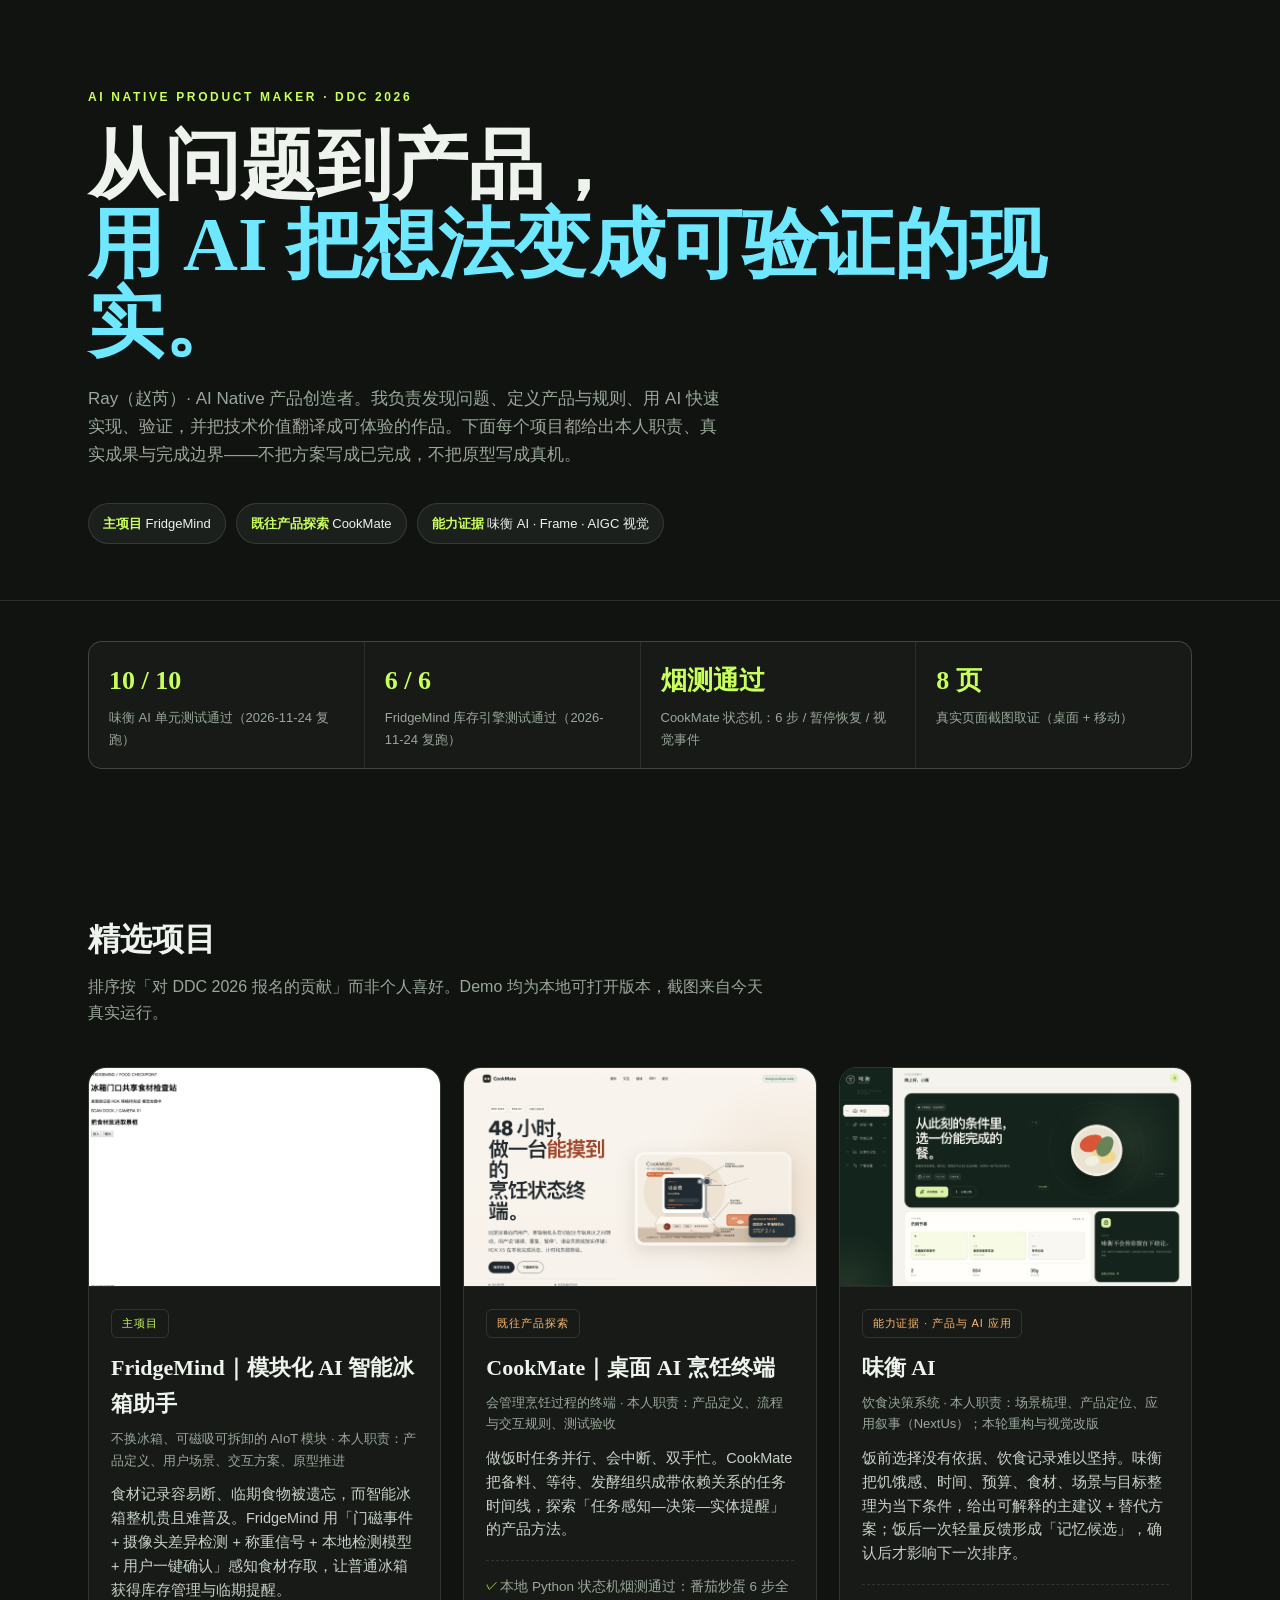
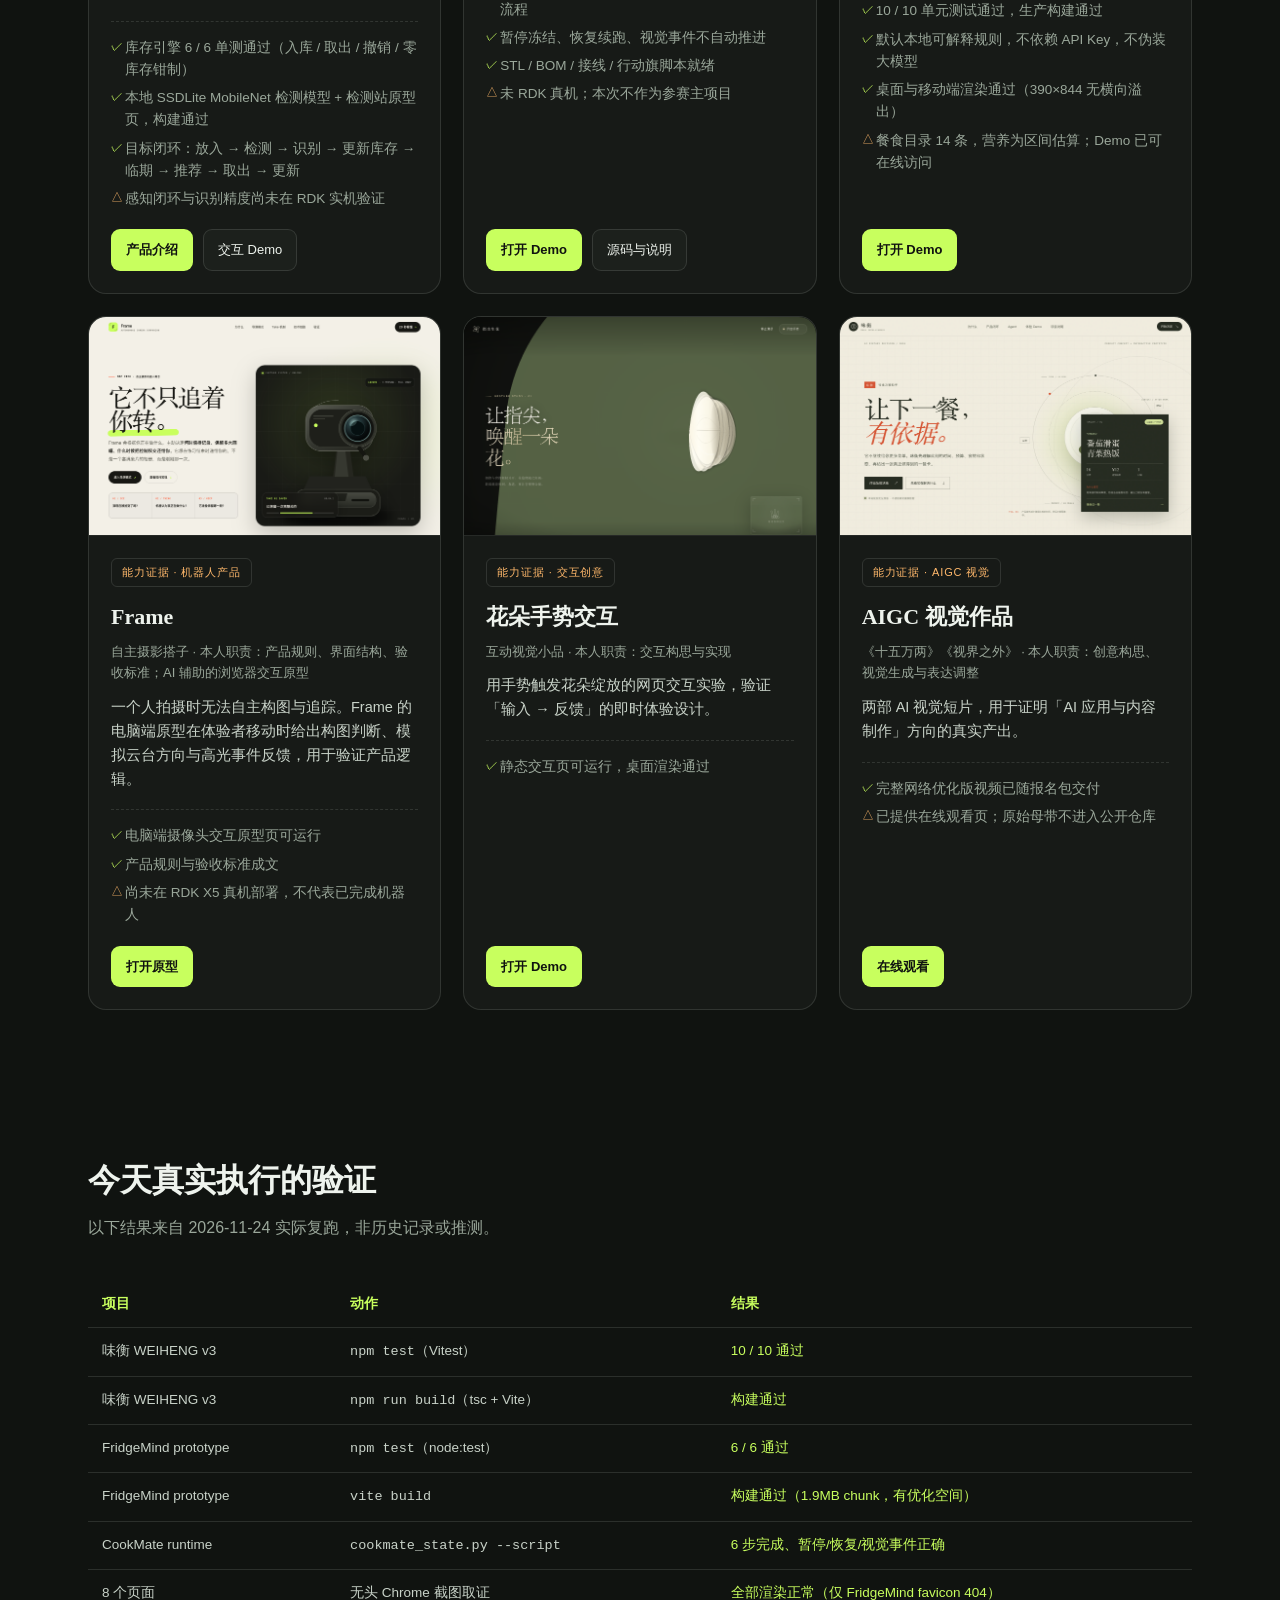
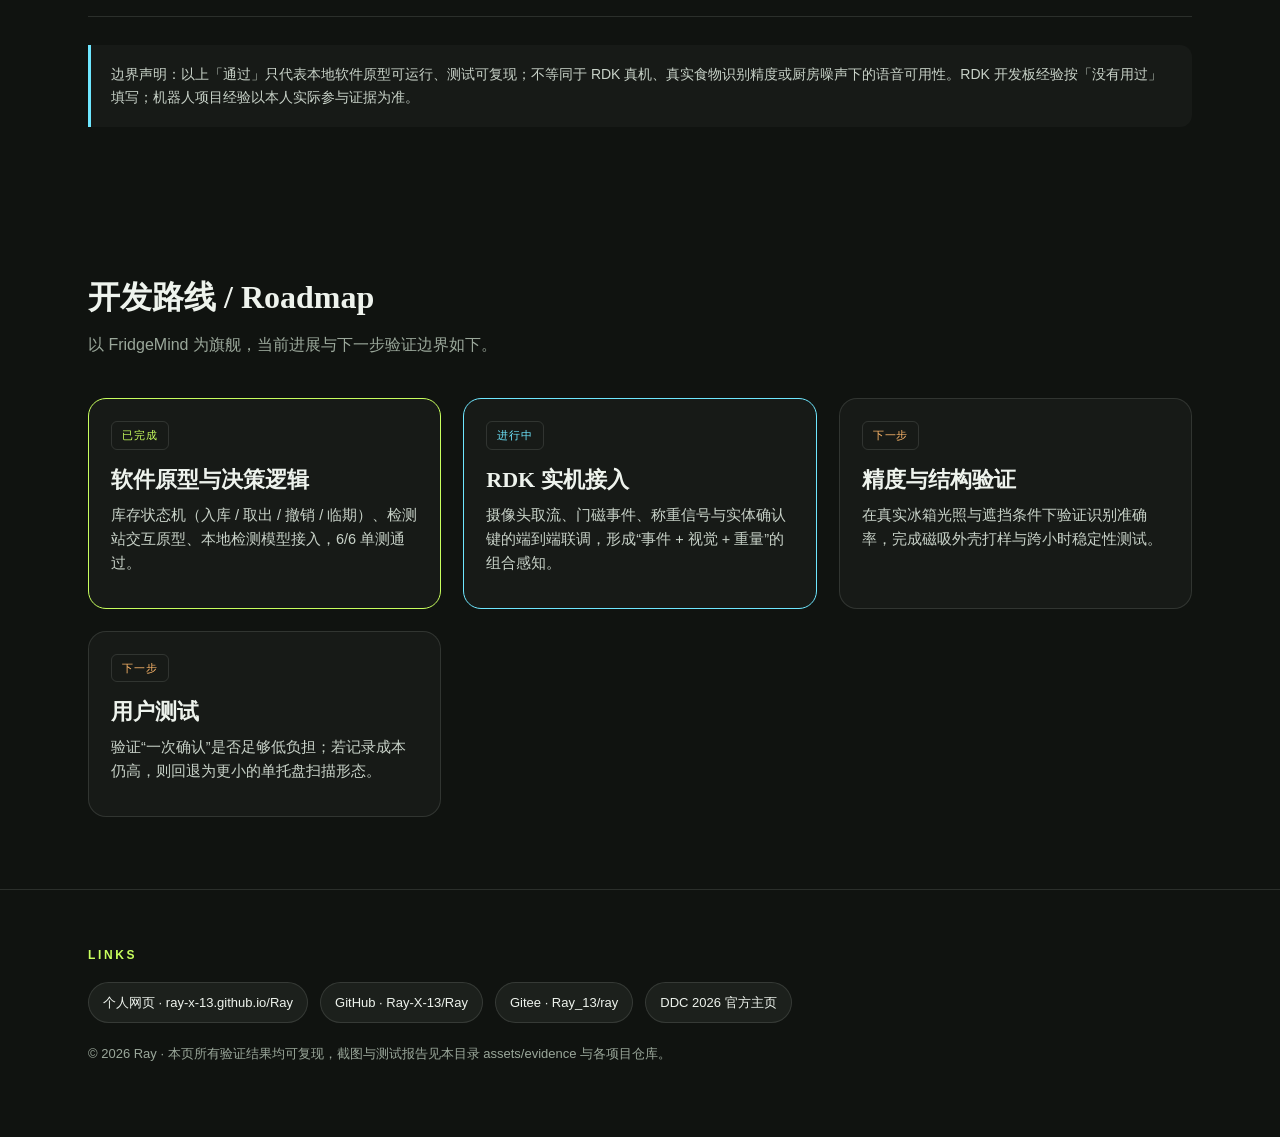
<file: index.html>
<!doctype html>
<html lang="zh-CN">
<head>
<meta charset="UTF-8">
<meta name="viewport" content="width=device-width, initial-scale=1.0">
<meta name="theme-color" content="#101310">
<meta name="description" content="Ray 的 DDC 2026 项目作品集：CookMate、FridgeMind、味衡 AI、Frame、花朵手势交互与 AIGC 视觉。">
<title>Ray · 项目作品集｜DDC 2026</title>
<style>
  :root{
    --bg:#101310; --bg2:#171a17; --panel:#1c201c; --line:rgba(235,245,235,.12);
    --ink:#eef3ed; --mut:#9aa79a; --accent:#c8ff5e; --accent2:#6ee7ff; --warn:#ffb86b;
    --serif:"Songti SC","STSong","Noto Serif CJK SC",Georgia,serif;
    --sans:-apple-system,BlinkMacSystemFont,"PingFang SC","Hiragino Sans GB","Microsoft YaHei",sans-serif;
  }
  *{box-sizing:border-box;margin:0;padding:0}
  html{scroll-behavior:smooth}
  body{background:var(--bg);color:var(--ink);font-family:var(--sans);line-height:1.65;-webkit-font-smoothing:antialiased}
  a{color:inherit;text-decoration:none}
  .wrap{max-width:1160px;margin:0 auto;padding:0 28px}
  header{padding:88px 0 56px;border-bottom:1px solid var(--line)}
  .kicker{font-size:12px;letter-spacing:.22em;text-transform:uppercase;color:var(--accent);font-weight:600}
  h1{font-family:var(--serif);font-size:clamp(40px,7vw,76px);line-height:1.04;font-weight:600;margin:18px 0 22px}
  h1 em{font-style:normal;color:var(--accent2)}
  .lead{max-width:640px;font-size:17px;color:var(--mut)}
  .verdict{display:flex;flex-wrap:wrap;gap:10px;margin-top:34px}
  .chip{border:1px solid var(--line);background:var(--panel);padding:9px 14px;border-radius:999px;font-size:13px;color:var(--ink)}
  .chip b{color:var(--accent);font-weight:600}
  .checks{display:grid;grid-template-columns:repeat(auto-fit,minmax(230px,1fr));gap:1px;background:var(--line);border:1px solid var(--line);margin:40px 0 72px;border-radius:14px;overflow:hidden}
  .check{background:var(--bg2);padding:18px 20px}
  .check .n{font-family:var(--serif);font-size:26px;color:var(--accent);font-weight:600}
  .check .l{font-size:13px;color:var(--mut);margin-top:4px}
  section{padding:72px 0}
  h2{font-family:var(--serif);font-size:32px;font-weight:600;margin-bottom:8px}
  .sub{color:var(--mut);max-width:680px;margin-bottom:40px}
  .grid{display:grid;grid-template-columns:repeat(auto-fit,minmax(320px,1fr));gap:22px}
  .card{border:1px solid var(--line);border-radius:18px;background:var(--bg2);overflow:hidden;display:flex;flex-direction:column}
  .card .img{aspect-ratio:16/10;background:#0a0d0a;overflow:hidden;border-bottom:1px solid var(--line)}
  .card .img img{width:100%;height:100%;object-fit:cover;object-position:top;display:block}
  .card .bd{padding:22px;display:flex;flex-direction:column;flex:1}
  .tag{display:inline-block;font-size:11px;letter-spacing:.08em;padding:4px 10px;border-radius:6px;border:1px solid var(--line);color:var(--accent);margin-bottom:12px;align-self:flex-start}
  .tag.alt{color:var(--accent2)}
  .tag.ev{color:var(--warn)}
  .card h3{font-family:var(--serif);font-size:22px;font-weight:600;margin-bottom:6px}
  .card .role{font-size:13px;color:var(--mut);margin-bottom:12px}
  .card p{font-size:14.5px;color:#c8d2c8;margin-bottom:10px}
  .card .facts{list-style:none;margin:8px 0 16px;border-top:1px dashed var(--line);padding-top:12px}
  .card .facts li{font-size:13.5px;color:var(--mut);padding:3px 0;padding-left:14px;position:relative}
  .card .facts li::before{content:"✓";position:absolute;left:0;color:var(--accent);font-size:12px}
  .card .facts li.warn::before{content:"△";color:var(--warn)}
  .card .actions{margin-top:auto;display:flex;flex-wrap:wrap;gap:10px}
  .btn{font-size:13px;padding:9px 14px;border-radius:9px;border:1px solid var(--line);background:var(--panel);color:var(--ink)}
  .btn.primary{background:var(--accent);color:#101310;border-color:transparent;font-weight:600}
  table{width:100%;border-collapse:collapse;font-size:13.5px}
  th,td{text-align:left;padding:12px 14px;border-bottom:1px solid var(--line);vertical-align:top}
  th{color:var(--accent);font-weight:600;white-space:nowrap}
  td{color:#c8d2c8}
  .ok{color:var(--accent)} .warn{color:var(--warn)}
  .note{border-left:3px solid var(--accent2);background:var(--bg2);padding:18px 20px;border-radius:0 12px 12px 0;margin-top:28px;color:#c8d2c8;font-size:14px}
  footer{padding:56px 0 72px;border-top:1px solid var(--line);color:var(--mut);font-size:13px}
  .foot-grid{display:flex;flex-wrap:wrap;gap:12px;margin-top:16px}
  @media(max-width:640px){
    .wrap{padding:0 18px}
    h1{font-size:44px}
    .grid{grid-template-columns:1fr}
    section{padding:48px 0}
  }
</style>
</head>
<body>

<header>
  <div class="wrap">
    <div class="kicker">AI Native Product Maker · DDC 2026</div>
    <h1>从问题到产品，<br><em>用 AI 把想法变成可验证的现实。</em></h1>
    <p class="lead">Ray（赵芮）· AI Native 产品创造者。我负责发现问题、定义产品与规则、用 AI 快速实现、验证，并把技术价值翻译成可体验的作品。下面每个项目都给出本人职责、真实成果与完成边界——不把方案写成已完成，不把原型写成真机。</p>
    <div class="verdict">
      <span class="chip"><b>主项目</b> FridgeMind</span>
      <span class="chip"><b>既往产品探索</b> CookMate</span>
      <span class="chip"><b>能力证据</b> 味衡 AI · Frame · AIGC 视觉</span>
    </div>
  </div>
</header>

<main class="wrap">

  <div class="checks">
    <div class="check"><div class="n">10 / 10</div><div class="l">味衡 AI 单元测试通过（2026-11-24 复跑）</div></div>
    <div class="check"><div class="n">6 / 6</div><div class="l">FridgeMind 库存引擎测试通过（2026-11-24 复跑）</div></div>
    <div class="check"><div class="n">烟测通过</div><div class="l">CookMate 状态机：6 步 / 暂停恢复 / 视觉事件</div></div>
    <div class="check"><div class="n">8 页</div><div class="l">真实页面截图取证（桌面 + 移动）</div></div>
  </div>

  <section>
    <h2>精选项目</h2>
    <p class="sub">排序按「对 DDC 2026 报名的贡献」而非个人喜好。Demo 均为本地可打开版本，截图来自今天真实运行。</p>

    <div class="grid">

      <article class="card">
        <div class="img"><img src="assets/evidence/fridgemind-demo.png" alt="FridgeMind 交互 Demo 截图"></div>
        <div class="bd">
          <span class="tag">主项目</span>
          <h3>FridgeMind｜模块化 AI 智能冰箱助手</h3>
          <div class="role">不换冰箱、可磁吸可拆卸的 AIoT 模块 · 本人职责：产品定义、用户场景、交互方案、原型推进</div>
          <p>食材记录容易断、临期食物被遗忘，而智能冰箱整机贵且难普及。FridgeMind 用「门磁事件 + 摄像头差异检测 + 称重信号 + 本地检测模型 + 用户一键确认」感知食材存取，让普通冰箱获得库存管理与临期提醒。</p>
          <ul class="facts">
            <li>库存引擎 6 / 6 单测通过（入库 / 取出 / 撤销 / 零库存钳制）</li>
            <li>本地 SSDLite MobileNet 检测模型 + 检测站原型页，构建通过</li>
            <li>目标闭环：放入 → 检测 → 识别 → 更新库存 → 临期 → 推荐 → 取出 → 更新</li>
            <li class="warn">感知闭环与识别精度尚未在 RDK 实机验证</li>
          </ul>
          <div class="actions">
            <a class="btn primary" href="fridgemind.html">产品介绍</a>
            <a class="btn" href="projects/fridgemind/">交互 Demo</a>
          </div>
        </div>
      </article>

      <article class="card">
        <div class="img"><img src="assets/evidence/cookmate-site.png" alt="CookMate 产品网站截图"></div>
        <div class="bd">
          <span class="tag ev">既往产品探索</span>
          <h3>CookMate｜桌面 AI 烹饪终端</h3>
          <div class="role">会管理烹饪过程的终端 · 本人职责：产品定义、流程与交互规则、测试验收</div>
          <p>做饭时任务并行、会中断、双手忙。CookMate 把备料、等待、发酵组织成带依赖关系的任务时间线，探索「任务感知—决策—实体提醒」的产品方法。</p>
          <ul class="facts">
            <li>本地 Python 状态机烟测通过：番茄炒蛋 6 步全流程</li>
            <li>暂停冻结、恢复续跑、视觉事件不自动推进</li>
            <li>STL / BOM / 接线 / 行动旗脚本就绪</li>
            <li class="warn">未 RDK 真机；本次不作为参赛主项目</li>
          </ul>
          <div class="actions">
            <a class="btn primary" href="projects/cookmate/">打开 Demo</a>
            <a class="btn" href="https://github.com/Ray-X-13/Ray" target="_blank" rel="noreferrer">源码与说明</a>
          </div>
        </div>
      </article>

      <article class="card">
        <div class="img"><img src="assets/evidence/weiheng-home.png" alt="味衡 AI 首页截图"></div>
        <div class="bd">
          <span class="tag ev">能力证据 · 产品与 AI 应用</span>
          <h3>味衡 AI</h3>
          <div class="role">饮食决策系统 · 本人职责：场景梳理、产品定位、应用叙事（NextUs）；本轮重构与视觉改版</div>
          <p>饭前选择没有依据、饮食记录难以坚持。味衡把饥饿感、时间、预算、食材、场景与目标整理为当下条件，给出可解释的主建议 + 替代方案；饭后一次轻量反馈形成「记忆候选」，确认后才影响下一次排序。</p>
          <ul class="facts">
            <li>10 / 10 单元测试通过，生产构建通过</li>
            <li>默认本地可解释规则，不依赖 API Key，不伪装大模型</li>
            <li>桌面与移动端渲染通过（390×844 无横向溢出）</li>
            <li class="warn">餐食目录 14 条，营养为区间估算；Demo 已可在线访问</li>
          </ul>
          <div class="actions">
            <a class="btn primary" href="projects/weiheng/">打开 Demo</a>
          </div>
        </div>
      </article>

      <article class="card">
        <div class="img"><img src="assets/evidence/frame-demo.png" alt="Frame 自主摄影原型截图"></div>
        <div class="bd">
          <span class="tag ev">能力证据 · 机器人产品</span>
          <h3>Frame</h3>
          <div class="role">自主摄影搭子 · 本人职责：产品规则、界面结构、验收标准；AI 辅助的浏览器交互原型</div>
          <p>一个人拍摄时无法自主构图与追踪。Frame 的电脑端原型在体验者移动时给出构图判断、模拟云台方向与高光事件反馈，用于验证产品逻辑。</p>
          <ul class="facts">
            <li>电脑端摄像头交互原型页可运行</li>
            <li>产品规则与验收标准成文</li>
            <li class="warn">尚未在 RDK X5 真机部署，不代表已完成机器人</li>
          </ul>
          <div class="actions">
            <a class="btn primary" href="projects/frame/">打开原型</a>
          </div>
        </div>
      </article>

      <article class="card">
        <div class="img"><img src="assets/evidence/flower-gesture.png" alt="花朵手势交互截图"></div>
        <div class="bd">
          <span class="tag ev">能力证据 · 交互创意</span>
          <h3>花朵手势交互</h3>
          <div class="role">互动视觉小品 · 本人职责：交互构思与实现</div>
          <p>用手势触发花朵绽放的网页交互实验，验证「输入 → 反馈」的即时体验设计。</p>
          <ul class="facts">
            <li>静态交互页可运行，桌面渲染通过</li>
          </ul>
          <div class="actions">
            <a class="btn primary" href="projects/flower/">打开 Demo</a>
          </div>
        </div>
      </article>

      <article class="card">
        <div class="img"><img src="assets/evidence/weiheng-static.png" alt="AIGC 视觉与作品入口截图"></div>
        <div class="bd">
          <span class="tag ev">能力证据 · AIGC 视觉</span>
          <h3>AIGC 视觉作品</h3>
          <div class="role">《十五万两》《视界之外》 · 本人职责：创意构思、视觉生成与表达调整</div>
          <p>两部 AI 视觉短片，用于证明「AI 应用与内容制作」方向的真实产出。</p>
          <ul class="facts">
            <li>完整网络优化版视频已随报名包交付</li>
            <li class="warn">已提供在线观看页；原始母带不进入公开仓库</li>
          </ul>
          <div class="actions">
            <a class="btn primary" href="aigc.html">在线观看</a>
          </div>
        </div>
      </article>

    </div>
  </section>

  <section>
    <h2>今天真实执行的验证</h2>
    <p class="sub">以下结果来自 2026-11-24 实际复跑，非历史记录或推测。</p>
    <table>
      <thead><tr><th>项目</th><th>动作</th><th>结果</th></tr></thead>
      <tbody>
        <tr><td>味衡 WEIHENG v3</td><td><code>npm test</code>（Vitest）</td><td class="ok">10 / 10 通过</td></tr>
        <tr><td>味衡 WEIHENG v3</td><td><code>npm run build</code>（tsc + Vite）</td><td class="ok">构建通过</td></tr>
        <tr><td>FridgeMind prototype</td><td><code>npm test</code>（node:test）</td><td class="ok">6 / 6 通过</td></tr>
        <tr><td>FridgeMind prototype</td><td><code>vite build</code></td><td class="ok">构建通过（1.9MB chunk，有优化空间）</td></tr>
        <tr><td>CookMate runtime</td><td><code>cookmate_state.py --script</code></td><td class="ok">6 步完成、暂停/恢复/视觉事件正确</td></tr>
        <tr><td>8 个页面</td><td>无头 Chrome 截图取证</td><td class="ok">全部渲染正常（仅 FridgeMind favicon 404）</td></tr>
      </tbody>
    </table>
    <div class="note">
      边界声明：以上「通过」只代表本地软件原型可运行、测试可复现；不等同于 RDK 真机、真实食物识别精度或厨房噪声下的语音可用性。RDK 开发板经验按「没有用过」填写；机器人项目经验以本人实际参与证据为准。
    </div>
  </section>

  <section>
    <h2>开发路线 / Roadmap</h2>
    <p class="sub">以 FridgeMind 为旗舰，当前进展与下一步验证边界如下。</p>
    <div class="grid">
      <article class="card" style="border-color:var(--accent)">
        <div class="bd">
          <span class="tag">已完成</span>
          <h3>软件原型与决策逻辑</h3>
          <p>库存状态机（入库 / 取出 / 撤销 / 临期）、检测站交互原型、本地检测模型接入，6/6 单测通过。</p>
        </div>
      </article>
      <article class="card" style="border-color:var(--accent2)">
        <div class="bd">
          <span class="tag alt">进行中</span>
          <h3>RDK 实机接入</h3>
          <p>摄像头取流、门磁事件、称重信号与实体确认键的端到端联调，形成“事件 + 视觉 + 重量”的组合感知。</p>
        </div>
      </article>
      <article class="card">
        <div class="bd">
          <span class="tag ev">下一步</span>
          <h3>精度与结构验证</h3>
          <p>在真实冰箱光照与遮挡条件下验证识别准确率，完成磁吸外壳打样与跨小时稳定性测试。</p>
        </div>
      </article>
      <article class="card">
        <div class="bd">
          <span class="tag ev">下一步</span>
          <h3>用户测试</h3>
          <p>验证“一次确认”是否足够低负担；若记录成本仍高，则回退为更小的单托盘扫描形态。</p>
        </div>
      </article>
    </div>
  </section>

</main>

<footer>
  <div class="wrap">
    <div class="kicker">Links</div>
    <div class="foot-grid">
      <a class="chip" href="https://ray-x-13.github.io/Ray/" target="_blank" rel="noreferrer">个人网页 · ray-x-13.github.io/Ray</a>
      <a class="chip" href="https://github.com/Ray-X-13/Ray" target="_blank" rel="noreferrer">GitHub · Ray-X-13/Ray</a>
      <a class="chip" href="https://gitee.com/Ray_13/ray" target="_blank" rel="noreferrer">Gitee · Ray_13/ray</a>
      <a class="chip" href="https://hackathon.d-robotics.cc/" target="_blank" rel="noreferrer">DDC 2026 官方主页</a>
    </div>
    <p style="margin-top:20px">© 2026 Ray · 本页所有验证结果均可复现，截图与测试报告见本目录 assets/evidence 与各项目仓库。</p>
  </div>
</footer>

</body>
</html>
</file>
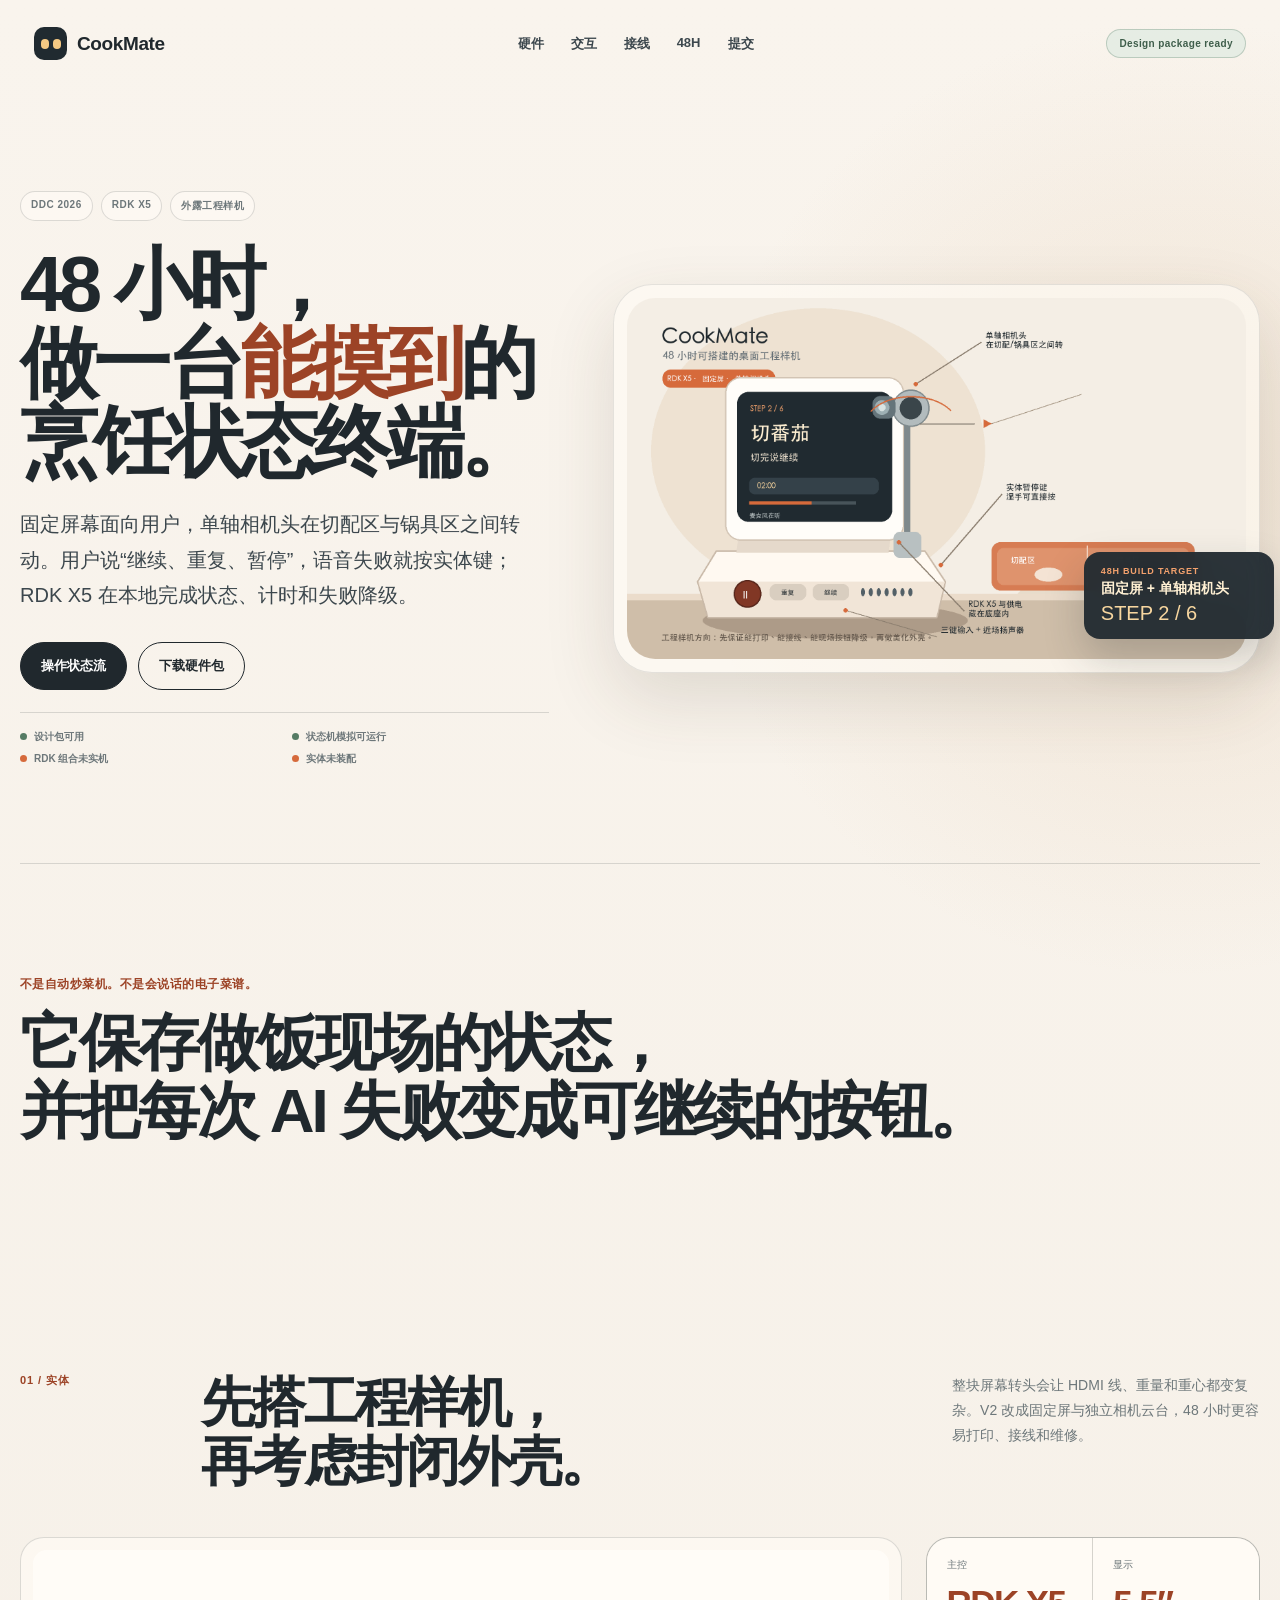
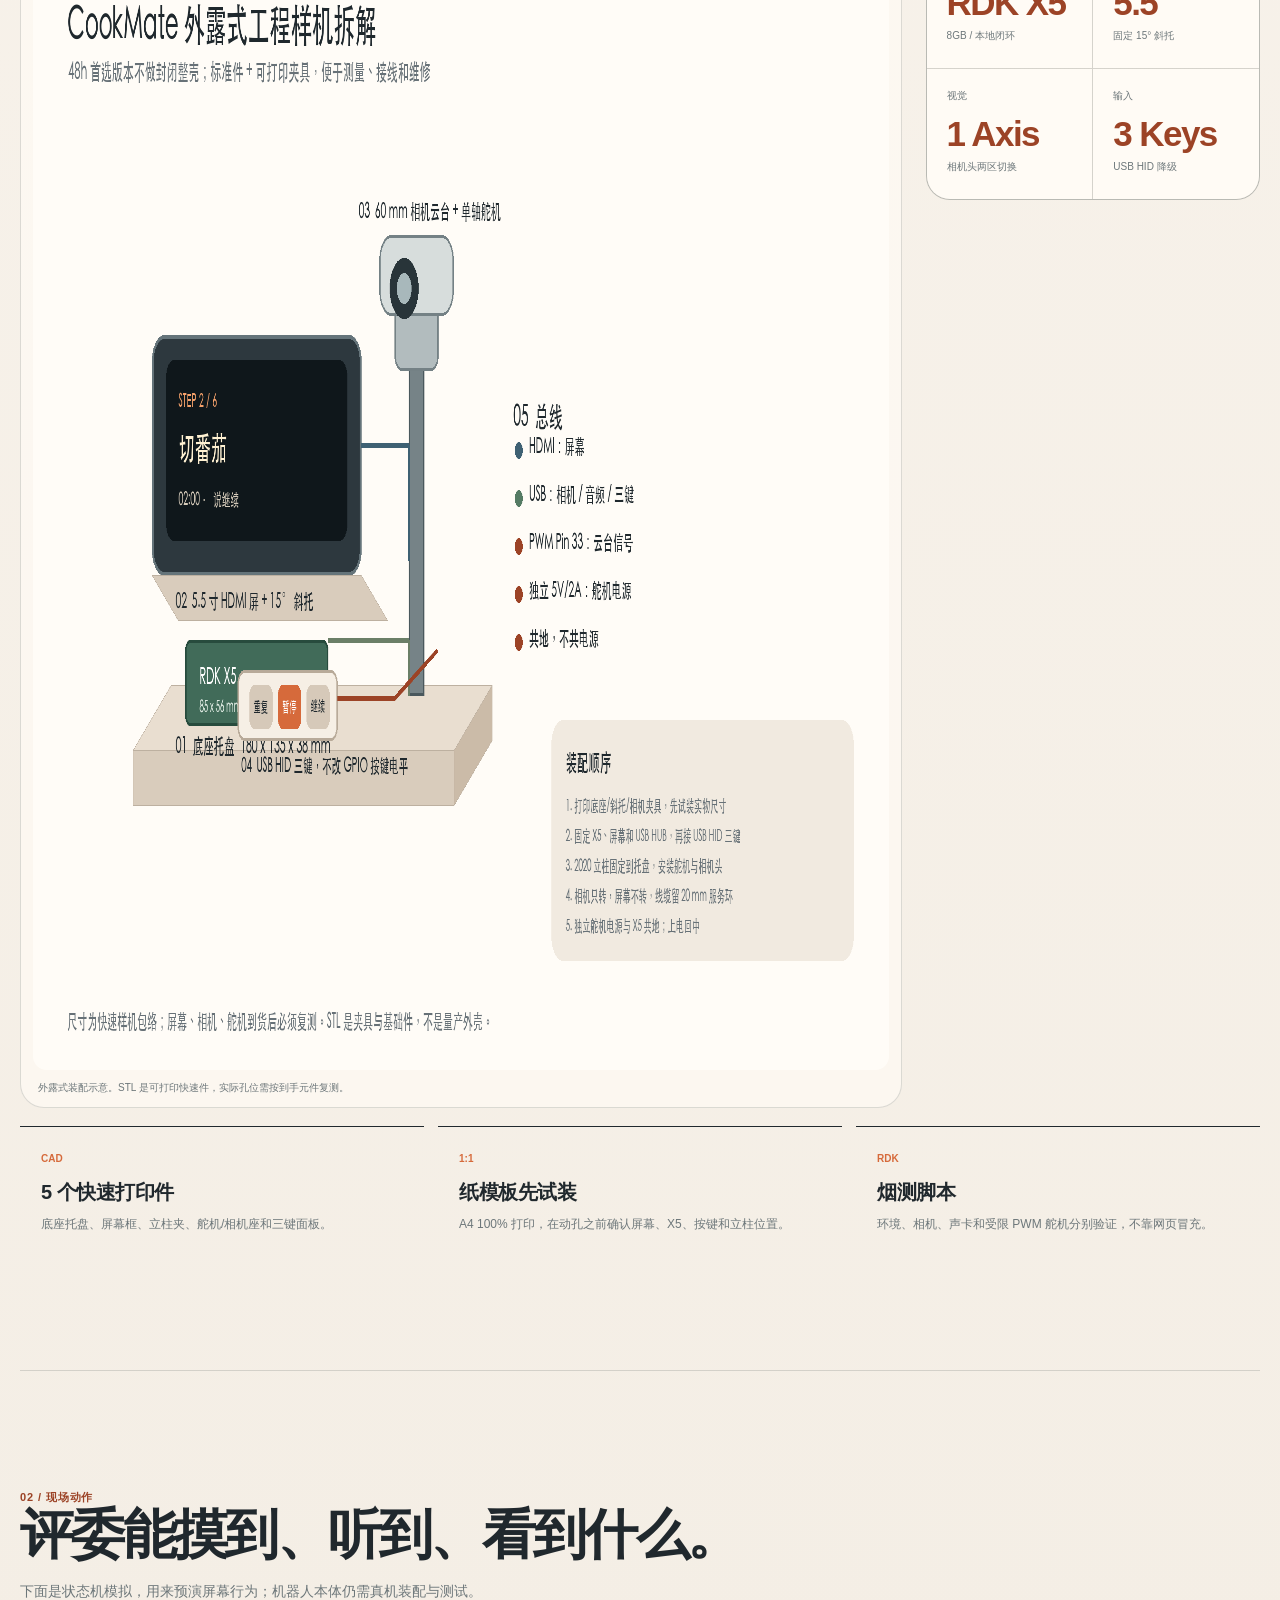
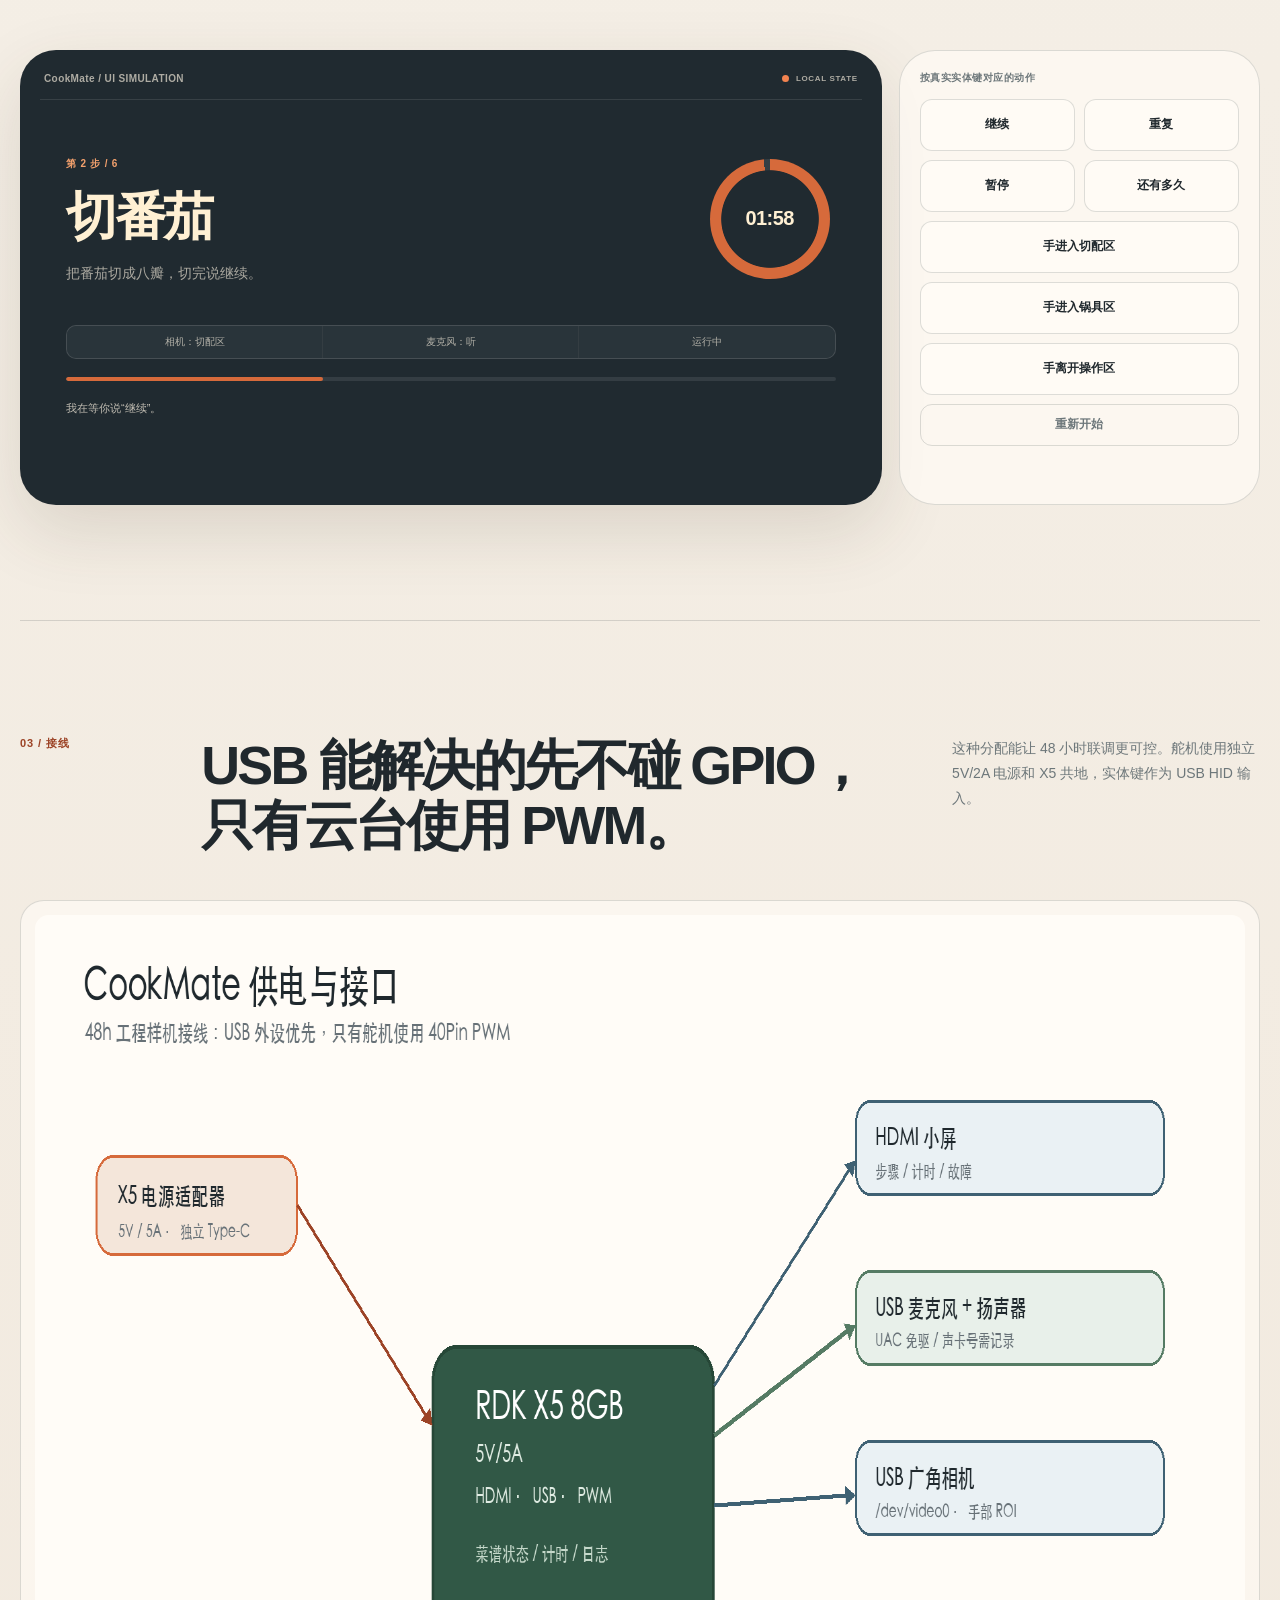
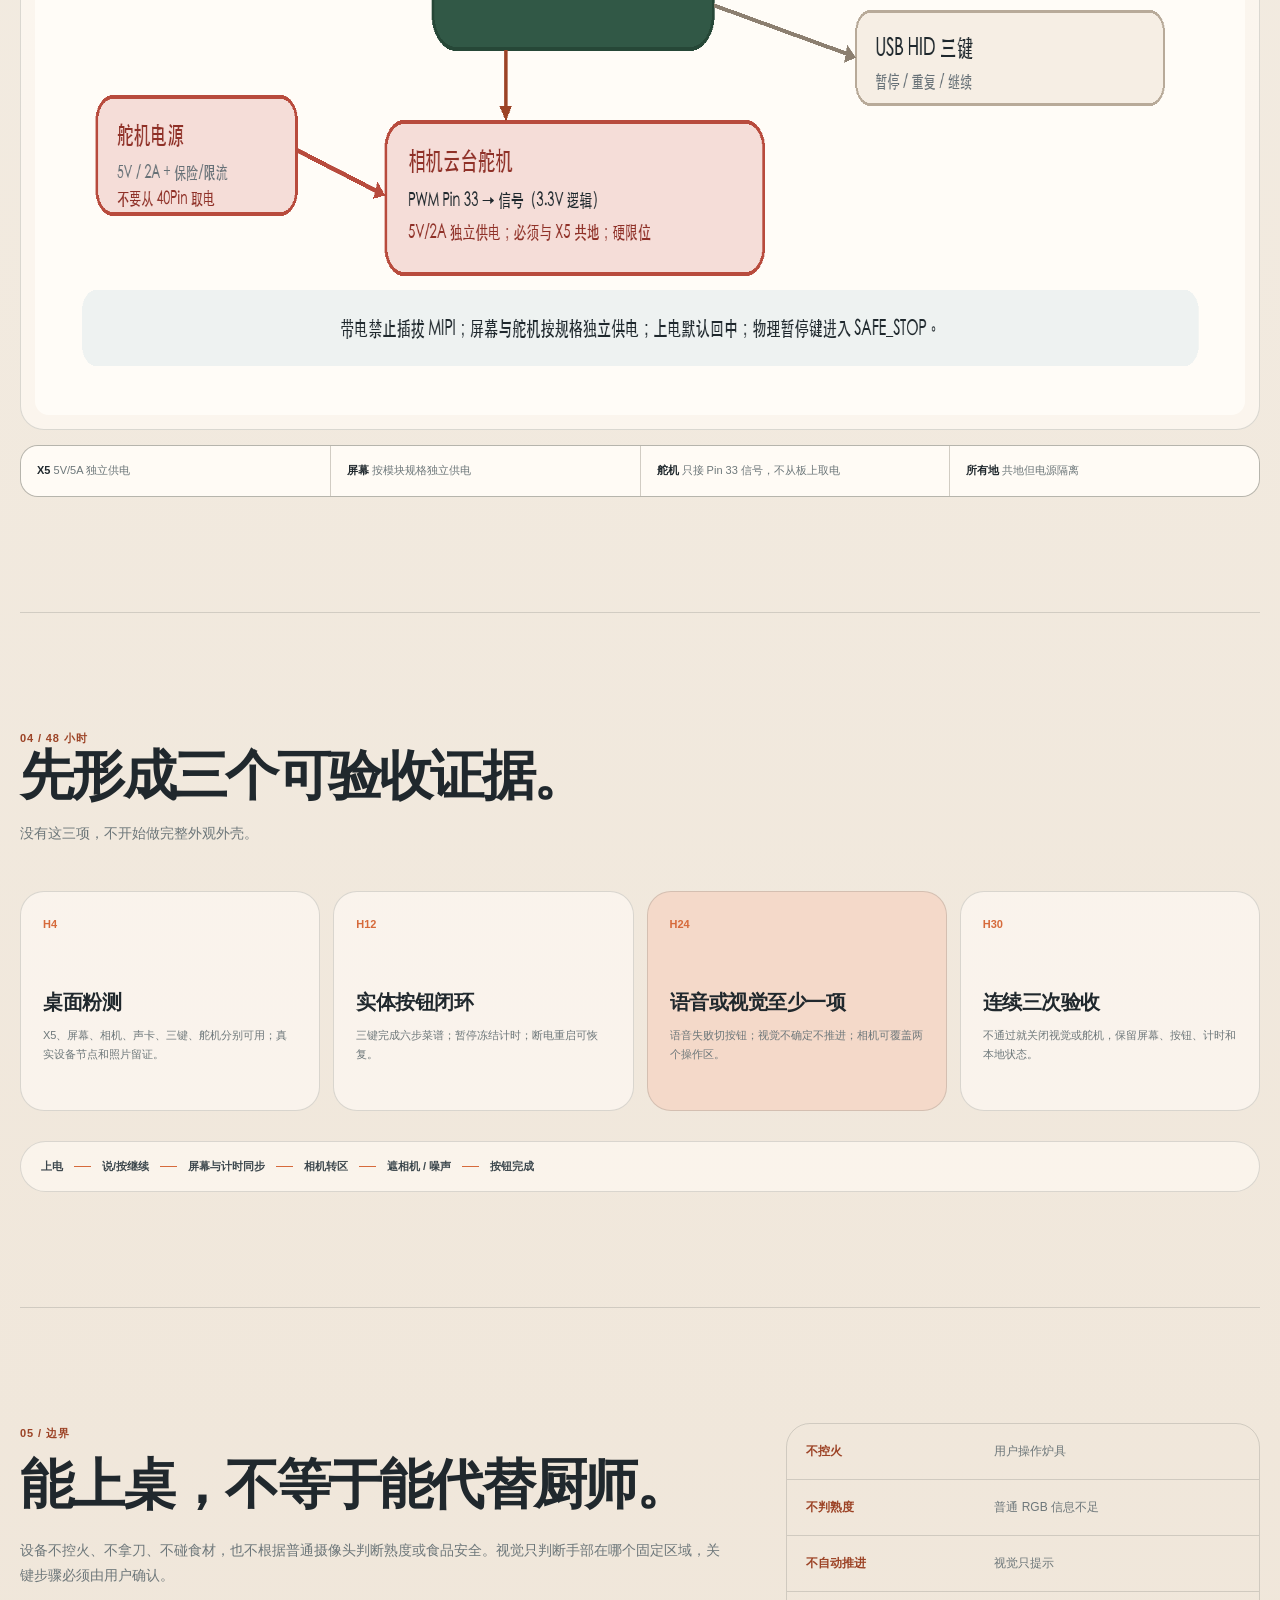
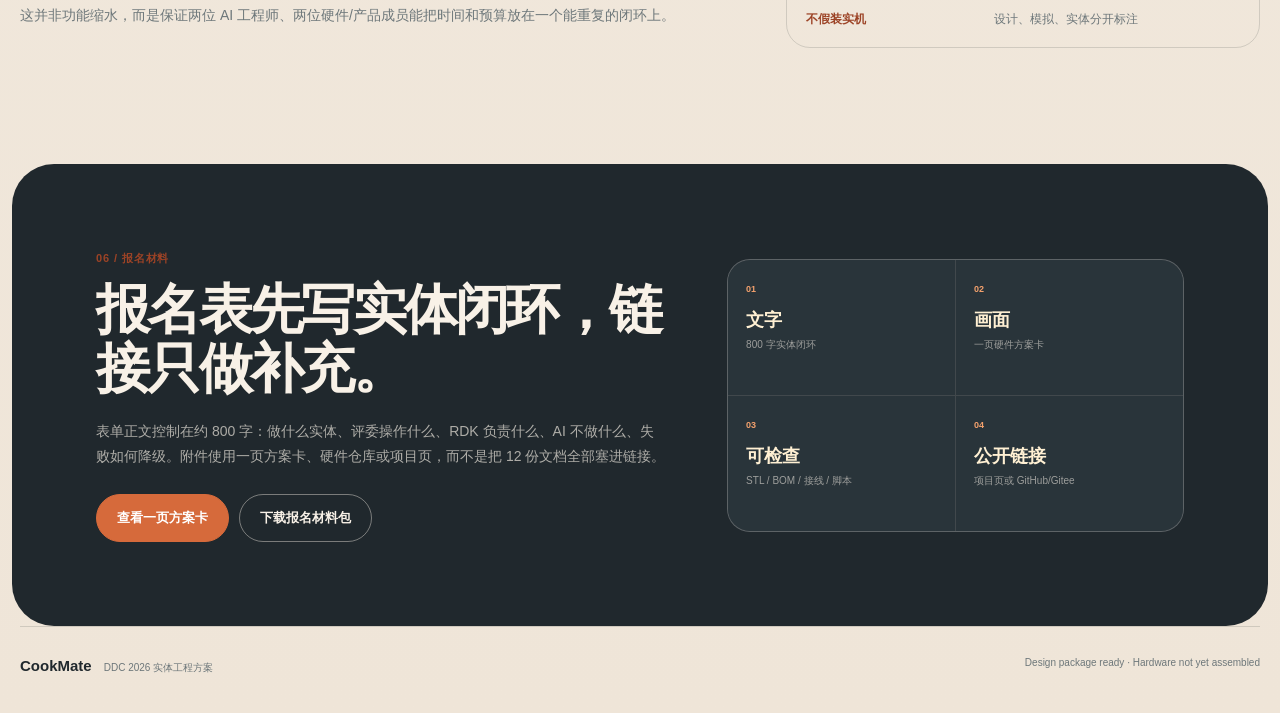
<file: projects/cookmate/index.html>
<!doctype html>
<html lang="zh-CN">
<head>
  <meta charset="utf-8">
  <meta name="viewport" content="width=device-width, initial-scale=1">
  <meta name="description" content="CookMate 48 小时实体 Demo 方案：RDK X5、固定状态屏、单轴相机云台、语音与实体键。包含可打印结构、接线、BOM 与现场验收。">
  <meta name="theme-color" content="#f4eee5">
  <title>CookMate · 48 小时实体 Demo</title>
  <link rel="icon" href="data:image/svg+xml,%3Csvg xmlns='http://www.w3.org/2000/svg' viewBox='0 0 64 64'%3E%3Crect width='64' height='64' rx='16' fill='%2320282d'/%3E%3Crect x='14' y='18' width='36' height='23' rx='5' fill='%23f4b978'/%3E%3Ccircle cx='46' cy='48' r='5' fill='%23d66a3b'/%3E%3C/svg%3E">
  <link rel="stylesheet" href="styles.css">
  <script src="script.js" defer></script>
</head>
<body>
  <a class="skip-link" href="#main">跳到主要内容</a>

  <header class="site-header" data-elevated="false">
    <a class="brand" href="#top" aria-label="CookMate 首页">
      <span class="brand-mark" aria-hidden="true"><i></i><i></i></span>
      <span>CookMate</span>
    </a>
    <nav aria-label="主导航">
      <a href="#hardware">硬件</a>
      <a href="#interaction">交互</a>
      <a href="#wiring">接线</a>
      <a href="#build48">48H</a>
      <a href="#submission">提交</a>
    </nav>
    <span class="global-status">Design package ready</span>
  </header>

  <main id="main">
    <section class="hero" id="top">
      <div class="hero-copy">
        <div class="kicker">
          <span>DDC 2026</span>
          <span>RDK X5</span>
          <span>外露工程样机</span>
        </div>
        <h1>48 小时，<br>做一台<em>能摸到</em>的<br>烹饪状态终端。</h1>
        <p class="hero-lede">固定屏幕面向用户，单轴相机头在切配区与锅具区之间转动。用户说“继续、重复、暂停”，语音失败就按实体键；RDK X5 在本地完成状态、计时和失败降级。</p>
        <div class="hero-actions">
          <a class="button button-primary" href="#interaction">操作状态流</a>
          <a class="button button-ghost" href="assets/CookMate_48h_Hardware_Kit.zip" download>下载硬件包</a>
        </div>
        <div class="status-line" aria-label="当前项目证据状态">
          <span><i class="ok"></i>设计包可用</span>
          <span><i class="ok"></i>状态机模拟可运行</span>
          <span><i class="pending"></i>RDK 组合未实机</span>
          <span><i class="pending"></i>实体未装配</span>
        </div>
      </div>

      <div class="hero-visual">
        <div class="image-frame">
          <img src="assets/engineering_prototype.png" alt="CookMate 外露工程样机设计图：固定屏幕、三键、独立相机云台和 RDK X5 底座" width="1800" height="1050" fetchpriority="high">
        </div>
        <div class="floating-state">
          <span class="state-label">48H BUILD TARGET</span>
          <strong>固定屏 + 单轴相机头</strong>
          <span class="state-timer">STEP 2 / 6</span>
        </div>
      </div>
    </section>

    <section class="statement">
      <p>不是自动炒菜机。不是会说话的电子菜谱。</p>
      <h2>它保存做饭现场的状态，<br>并把每次 AI 失败变成可继续的按钮。</h2>
    </section>

    <section class="section hardware" id="hardware">
      <div class="section-heading">
        <span class="section-index">01 / 实体</span>
        <h2>先搭工程样机，<br>再考虑封闭外壳。</h2>
        <p>整块屏幕转头会让 HDMI 线、重量和重心都变复杂。V2 改成固定屏与独立相机云台，48 小时更容易打印、接线和维修。</p>
      </div>

      <div class="hardware-layout">
        <figure class="hardware-figure">
          <img src="assets/exploded_prototype.png" alt="CookMate 拆解示意：底座托盘、RDK X5、固定屏幕、USB 三键、2020 立柱和舵机相机头" width="1800" height="1120">
          <figcaption>外露式装配示意。STL 是可打印快速件，实际孔位需按到手元件复测。</figcaption>
        </figure>
        <div class="hardware-specs">
          <div><span>主控</span><strong>RDK X5</strong><small>8GB / 本地闭环</small></div>
          <div><span>显示</span><strong>5.5″</strong><small>固定 15° 斜托</small></div>
          <div><span>视觉</span><strong>1 Axis</strong><small>相机头两区切换</small></div>
          <div><span>输入</span><strong>3 Keys</strong><small>USB HID 降级</small></div>
        </div>
      </div>

      <div class="build-evidence">
        <article>
          <span>CAD</span>
          <h3>5 个快速打印件</h3>
          <p>底座托盘、屏幕框、立柱夹、舵机/相机座和三键面板。</p>
        </article>
        <article>
          <span>1:1</span>
          <h3>纸模板先试装</h3>
          <p>A4 100% 打印，在动孔之前确认屏幕、X5、按键和立柱位置。</p>
        </article>
        <article>
          <span>RDK</span>
          <h3>烟测脚本</h3>
          <p>环境、相机、声卡和受限 PWM 舵机分别验证，不靠网页冒充。</p>
        </article>
      </div>
    </section>

    <section class="section interaction" id="interaction">
      <div class="section-heading compact">
        <span class="section-index">02 / 现场动作</span>
        <h2>评委能摸到、听到、看到什么。</h2>
        <p>下面是状态机模拟，用来预演屏幕行为；机器人本体仍需真机装配与测试。</p>
      </div>

      <div class="demo-shell">
        <div class="demo-screen">
          <div class="demo-topbar">
            <span>CookMate / UI SIMULATION</span>
            <span class="pulse-label"><i></i> LOCAL STATE</span>
          </div>
          <div class="demo-main">
            <div class="step-block" aria-live="polite">
              <span id="step-label">第 2 步 / 6</span>
              <h3 id="step-title">切番茄</h3>
              <p id="step-prompt">把番茄切成八瓣，切完说继续。</p>
            </div>
            <div class="timer-dial" id="timer-ring" style="--progress: 100">
              <span id="timer-value">02:00</span>
            </div>
          </div>
          <div class="status-strip">
            <span id="camera-state">相机：切配区</span>
            <span id="audio-state">麦克风：听</span>
            <span id="pause-state">运行中</span>
          </div>
          <div class="progress-track" aria-hidden="true"><span id="progress-bar" style="width: 33%"></span></div>
          <p class="demo-caption" id="demo-caption" aria-live="polite">我在等你说“继续”。</p>
        </div>

        <div class="demo-controls" aria-label="交互模拟控制">
          <p class="controls-label">按真实实体键对应的动作</p>
          <button type="button" data-action="next">继续</button>
          <button type="button" data-action="repeat">重复</button>
          <button type="button" data-action="pause">暂停</button>
          <button type="button" data-action="remaining">还有多久</button>
          <button type="button" data-action="prep-zone" class="control-wide">手进入切配区</button>
          <button type="button" data-action="pan-zone" class="control-wide">手进入锅具区</button>
          <button type="button" data-action="vision" class="control-wide">手离开操作区</button>
          <button type="button" data-action="reset" class="control-wide control-quiet">重新开始</button>
        </div>
      </div>
    </section>

    <section class="section wiring-section" id="wiring">
      <div class="section-heading">
        <span class="section-index">03 / 接线</span>
        <h2>USB 能解决的先不碰 GPIO，<br>只有云台使用 PWM。</h2>
        <p>这种分配能让 48 小时联调更可控。舵机使用独立 5V/2A 电源和 X5 共地，实体键作为 USB HID 输入。</p>
      </div>
      <figure class="wiring-figure">
        <img src="assets/wiring.png" alt="CookMate 接线图：RDK X5 供电、HDMI 屏幕、USB 相机、USB 声卡、USB HID 三键、独立供电舵机和 PWM 信号" width="1800" height="1100" loading="lazy">
      </figure>
      <div class="safety-row">
        <p><strong>X5</strong> 5V/5A 独立供电</p>
        <p><strong>屏幕</strong> 按模块规格独立供电</p>
        <p><strong>舵机</strong> 只接 Pin 33 信号，不从板上取电</p>
        <p><strong>所有地</strong> 共地但电源隔离</p>
      </div>
    </section>

    <section class="section build48" id="build48">
      <div class="section-heading compact">
        <span class="section-index">04 / 48 小时</span>
        <h2>先形成三个可验收证据。</h2>
        <p>没有这三项，不开始做完整外观外壳。</p>
      </div>
      <div class="timeline">
        <article>
          <span>H4</span>
          <h3>桌面粉测</h3>
          <p>X5、屏幕、相机、声卡、三键、舵机分别可用；真实设备节点和照片留证。</p>
        </article>
        <article>
          <span>H12</span>
          <h3>实体按钮闭环</h3>
          <p>三键完成六步菜谱；暂停冻结计时；断电重启可恢复。</p>
        </article>
        <article>
          <span>H24</span>
          <h3>语音或视觉至少一项</h3>
          <p>语音失败切按钮；视觉不确定不推进；相机可覆盖两个操作区。</p>
        </article>
        <article>
          <span>H30</span>
          <h3>连续三次验收</h3>
          <p>不通过就关闭视觉或舵机，保留屏幕、按钮、计时和本地状态。</p>
        </article>
      </div>
      <div class="flow-line" aria-label="90 秒现场演示">
        <span>上电</span><i></i><span>说/按继续</span><i></i><span>屏幕与计时同步</span><i></i><span>相机转区</span><i></i><span>遮相机 / 噪声</span><i></i><span>按钮完成</span>
      </div>
    </section>

    <section class="section limits">
      <div class="limits-copy">
        <span class="section-index">05 / 边界</span>
        <h2>能上桌，不等于能代替厨师。</h2>
        <p>设备不控火、不拿刀、不碰食材，也不根据普通摄像头判断熟度或食品安全。视觉只判断手部在哪个固定区域，关键步骤必须由用户确认。</p>
        <p>这并非功能缩水，而是保证两位 AI 工程师、两位硬件/产品成员能把时间和预算放在一个能重复的闭环上。</p>
      </div>
      <div class="limit-list">
        <p><strong>不控火</strong><span>用户操作炉具</span></p>
        <p><strong>不判熟度</strong><span>普通 RGB 信息不足</span></p>
        <p><strong>不自动推进</strong><span>视觉只提示</span></p>
        <p><strong>不假装实机</strong><span>设计、模拟、实体分开标注</span></p>
      </div>
    </section>

    <section class="section submission" id="submission">
      <div class="submission-copy">
        <span class="section-index">06 / 报名材料</span>
        <h2>报名表先写实体闭环，链接只做补充。</h2>
        <p>表单正文控制在约 800 字：做什么实体、评委操作什么、RDK 负责什么、AI 不做什么、失败如何降级。附件使用一页方案卡、硬件仓库或项目页，而不是把 12 份文档全部塞进链接。</p>
        <div class="submission-actions">
          <a class="button button-primary" href="assets/application_build_card.png" target="_blank" rel="noopener">查看一页方案卡</a>
          <a class="button button-ghost" href="assets/CookMate_DDC2026_Application_Kit.zip" download>下载报名材料包</a>
        </div>
      </div>
      <div class="submission-grid">
        <div><span>01</span><strong>文字</strong><p>800 字实体闭环</p></div>
        <div><span>02</span><strong>画面</strong><p>一页硬件方案卡</p></div>
        <div><span>03</span><strong>可检查</strong><p>STL / BOM / 接线 / 脚本</p></div>
        <div><span>04</span><strong>公开链接</strong><p>项目页或 GitHub/Gitee</p></div>
      </div>
    </section>
  </main>

  <footer>
    <div>
      <strong>CookMate</strong>
      <span>DDC 2026 实体工程方案</span>
    </div>
    <p>Design package ready · Hardware not yet assembled</p>
  </footer>
</body>
</html>
</file>
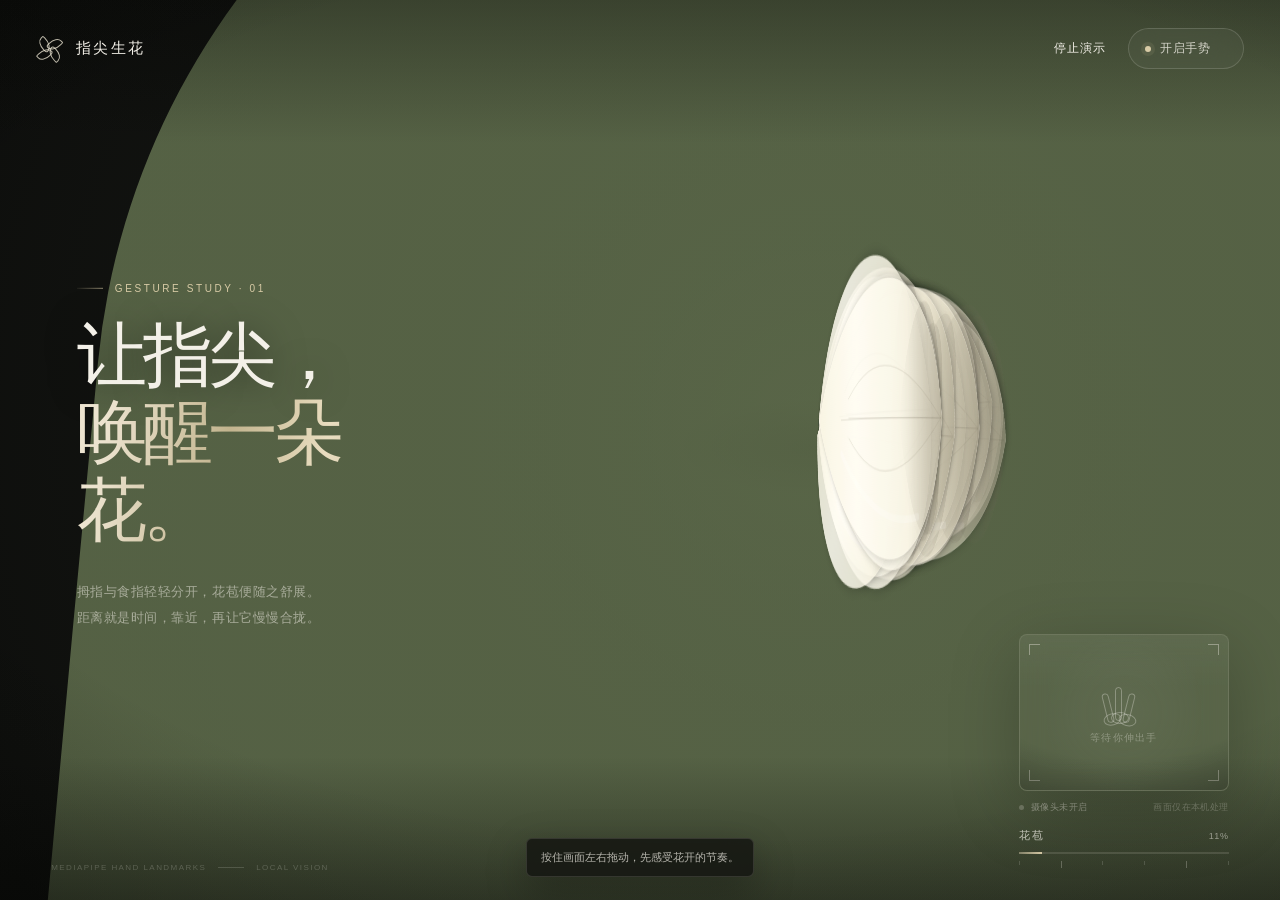
<file: projects/flower/index.html>
<!doctype html>
<html lang="zh-CN">
  <head>
    <meta charset="UTF-8" />
    <meta name="viewport" content="width=device-width, initial-scale=1.0" />
    <meta
      name="description"
      content="用拇指与食指的距离控制一朵花从花苞到盛开的交互实验。"
    />
    <title>指尖生花 · Gesture Bloom</title>
    <link
      rel="icon"
      href="data:image/svg+xml,%3Csvg xmlns='http://www.w3.org/2000/svg' viewBox='0 0 32 32'%3E%3Ccircle cx='16' cy='16' r='5' fill='%23d8cba6'/%3E%3Cg fill='none' stroke='%23ece3cf' stroke-width='1.4'%3E%3Cpath d='M16 11c-1-4-4-6-8-6 0 5 3 8 8 8'/%3E%3Cpath d='M21 11c1-4 4-6 8-6 0 5-3 8-8 8'/%3E%3Cpath d='M16 21c-1 4-4 6-8 6 0-5 3-8 8-8'/%3E%3Cpath d='M16 21c1 4 4 6 8 6 0-5-3-8-8-8'/%3E%3C/g%3E%3C/svg%3E"
    />
    <link rel="stylesheet" href="./styles.css?v=20261122-3" />
  </head>
  <body>
    <div class="atmosphere" aria-hidden="true">
      <span class="light light-a"></span>
      <span class="light light-b"></span>
      <span class="grain"></span>
    </div>

    <main class="experience">
      <canvas id="flower-canvas" aria-label="由手势控制开合的花朵"></canvas>

      <header class="topbar">
        <a class="brand" href="#" aria-label="指尖生花首页">
          <span class="brand-mark" aria-hidden="true">
            <i></i><i></i><i></i><i></i>
          </span>
          <span class="brand-name">指尖生花</span>
        </a>

        <div class="top-actions">
          <button class="text-button" id="demo-button" type="button">
            自动演示
          </button>
          <button class="camera-trigger" id="camera-button" type="button">
            <span class="camera-dot" aria-hidden="true"></span>
            <span id="camera-button-label">开启手势</span>
          </button>
        </div>
      </header>

      <section class="hero-copy" aria-labelledby="page-title">
        <p class="eyebrow">GESTURE STUDY · 01</p>
        <h1 id="page-title">让指尖，<br /><em>唤醒一朵花。</em></h1>
        <p class="lede">
          拇指与食指轻轻分开，花苞便随之舒展。<br />
          距离就是时间，靠近，再让它慢慢合拢。
        </p>
        <p class="mobile-lede">双指分开让花开，收拢让花合。</p>
      </section>

      <aside class="gesture-panel" aria-label="手势识别画面">
        <div class="camera-shell">
          <video id="camera-video" playsinline muted aria-label="摄像头预览"></video>
          <canvas id="hand-overlay" aria-hidden="true"></canvas>
          <div class="camera-placeholder" id="camera-placeholder">
            <span class="hand-glyph" aria-hidden="true">
              <i></i><i></i><i></i>
            </span>
            <span>等待你伸出手</span>
          </div>
          <div class="camera-corner camera-corner-tl"></div>
          <div class="camera-corner camera-corner-tr"></div>
          <div class="camera-corner camera-corner-bl"></div>
          <div class="camera-corner camera-corner-br"></div>
        </div>
        <div class="camera-meta">
          <div>
            <span class="status-dot" id="status-dot" aria-hidden="true"></span>
            <span id="hand-status">摄像头未开启</span>
          </div>
          <span class="privacy-note">画面仅在本机处理</span>
        </div>
      </aside>

      <section class="bloom-readout" aria-label="花开进度">
        <div class="readout-head">
          <span id="bloom-phase">花苞</span>
          <span id="bloom-percent">14%</span>
        </div>
        <div class="progress-track" aria-hidden="true">
          <span id="progress-fill"></span>
        </div>
        <div class="progress-ticks" aria-hidden="true">
          <span></span><span></span><span></span><span></span><span></span><span></span>
        </div>
      </section>

      <div class="drag-hint" id="drag-hint">
        <span class="drag-line" aria-hidden="true"></span>
        <span>按住画面左右拖动也可以体验</span>
      </div>

      <footer class="footer-note">
        <span>MEDIAPIPE HAND LANDMARKS</span>
        <span class="footer-rule"></span>
        <span>LOCAL VISION</span>
      </footer>

      <div class="toast" id="toast" role="status" aria-live="polite"></div>
    </main>

    <script type="module" src="./app.js?v=20261122-3"></script>
  </body>
</html>
</file>
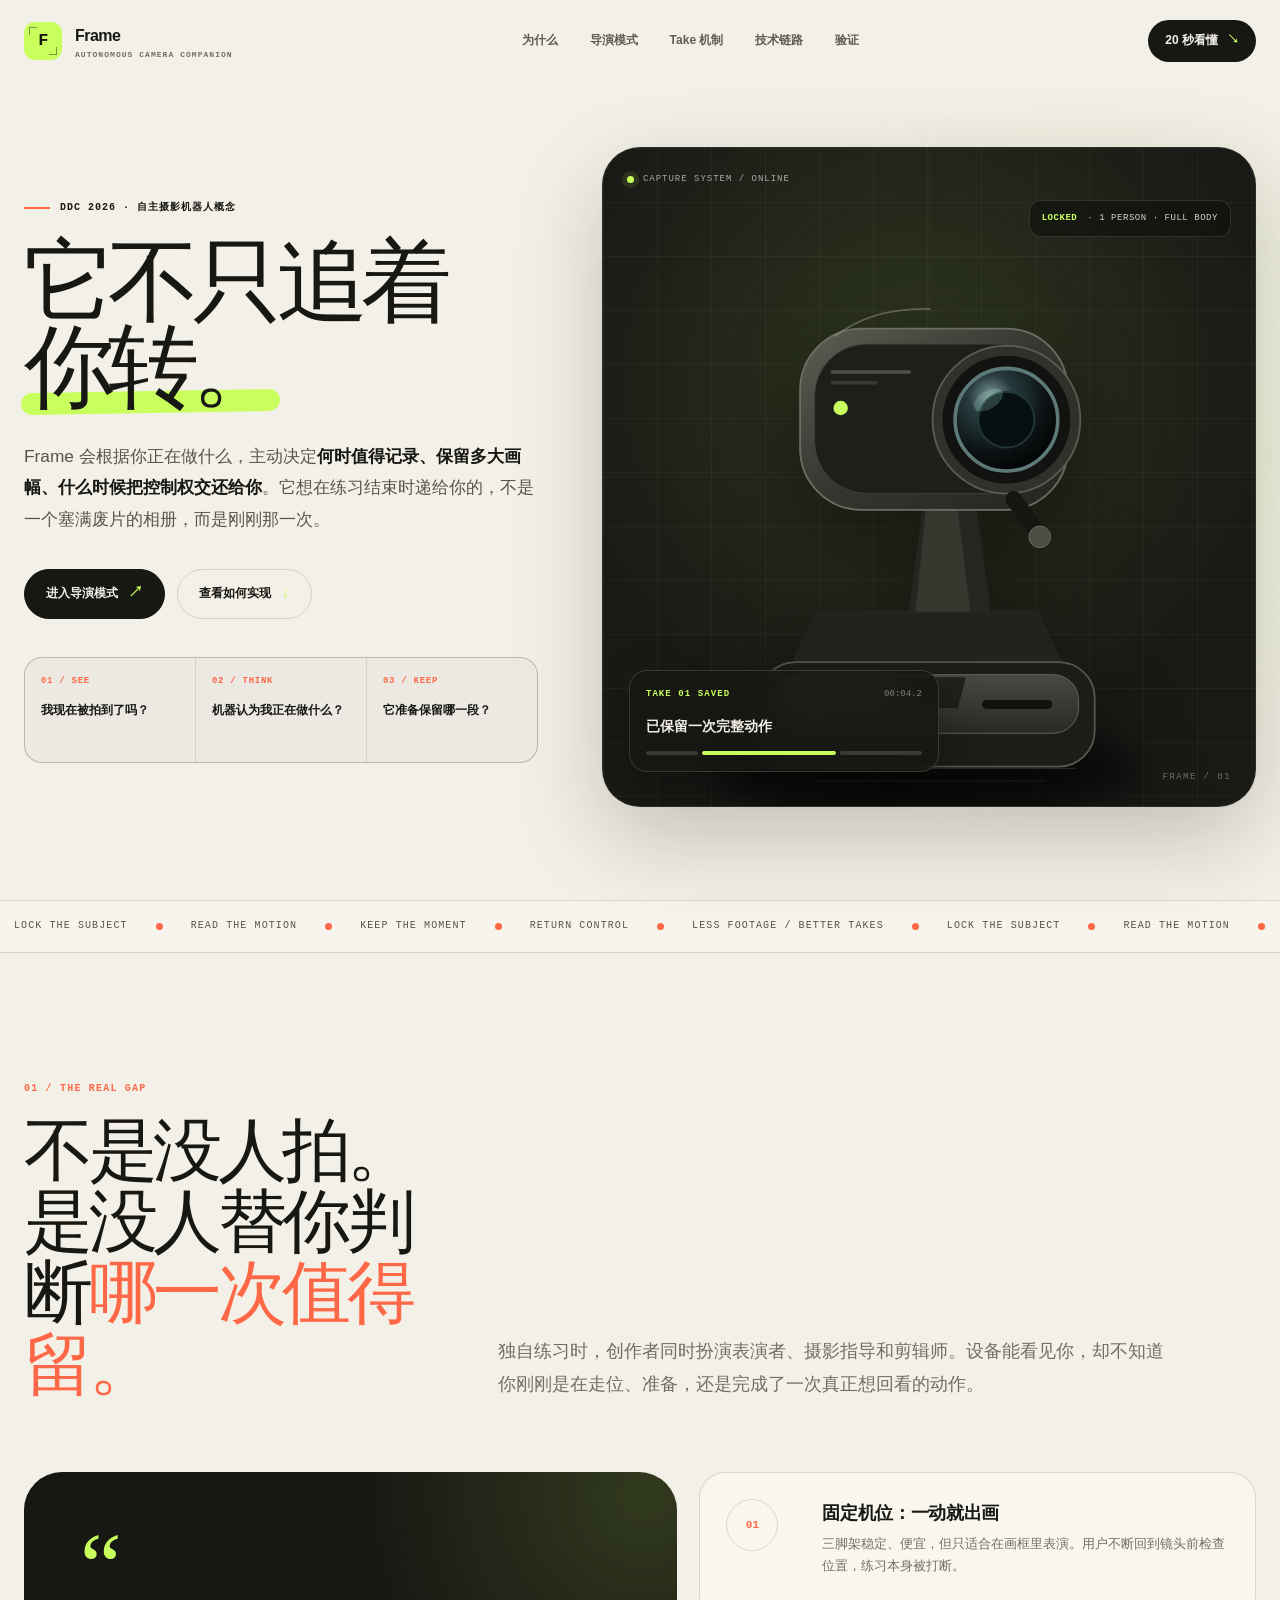
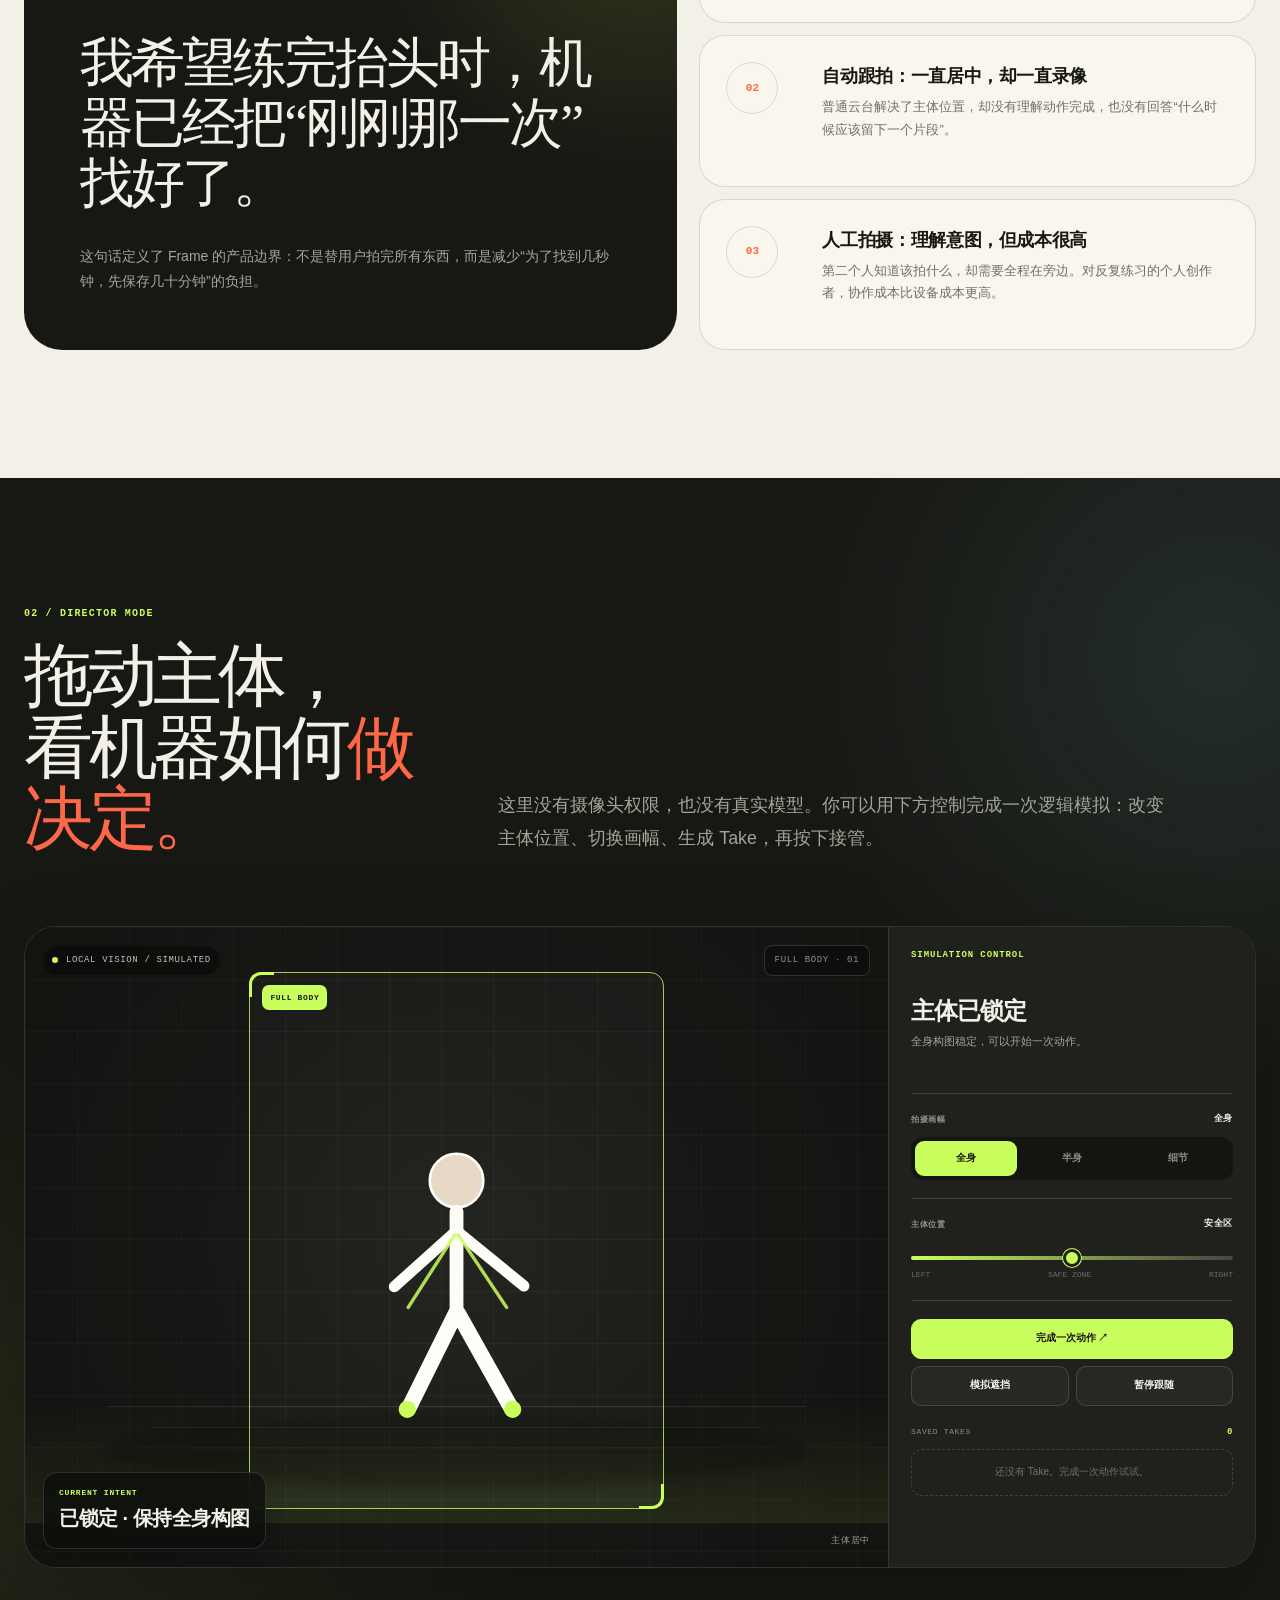
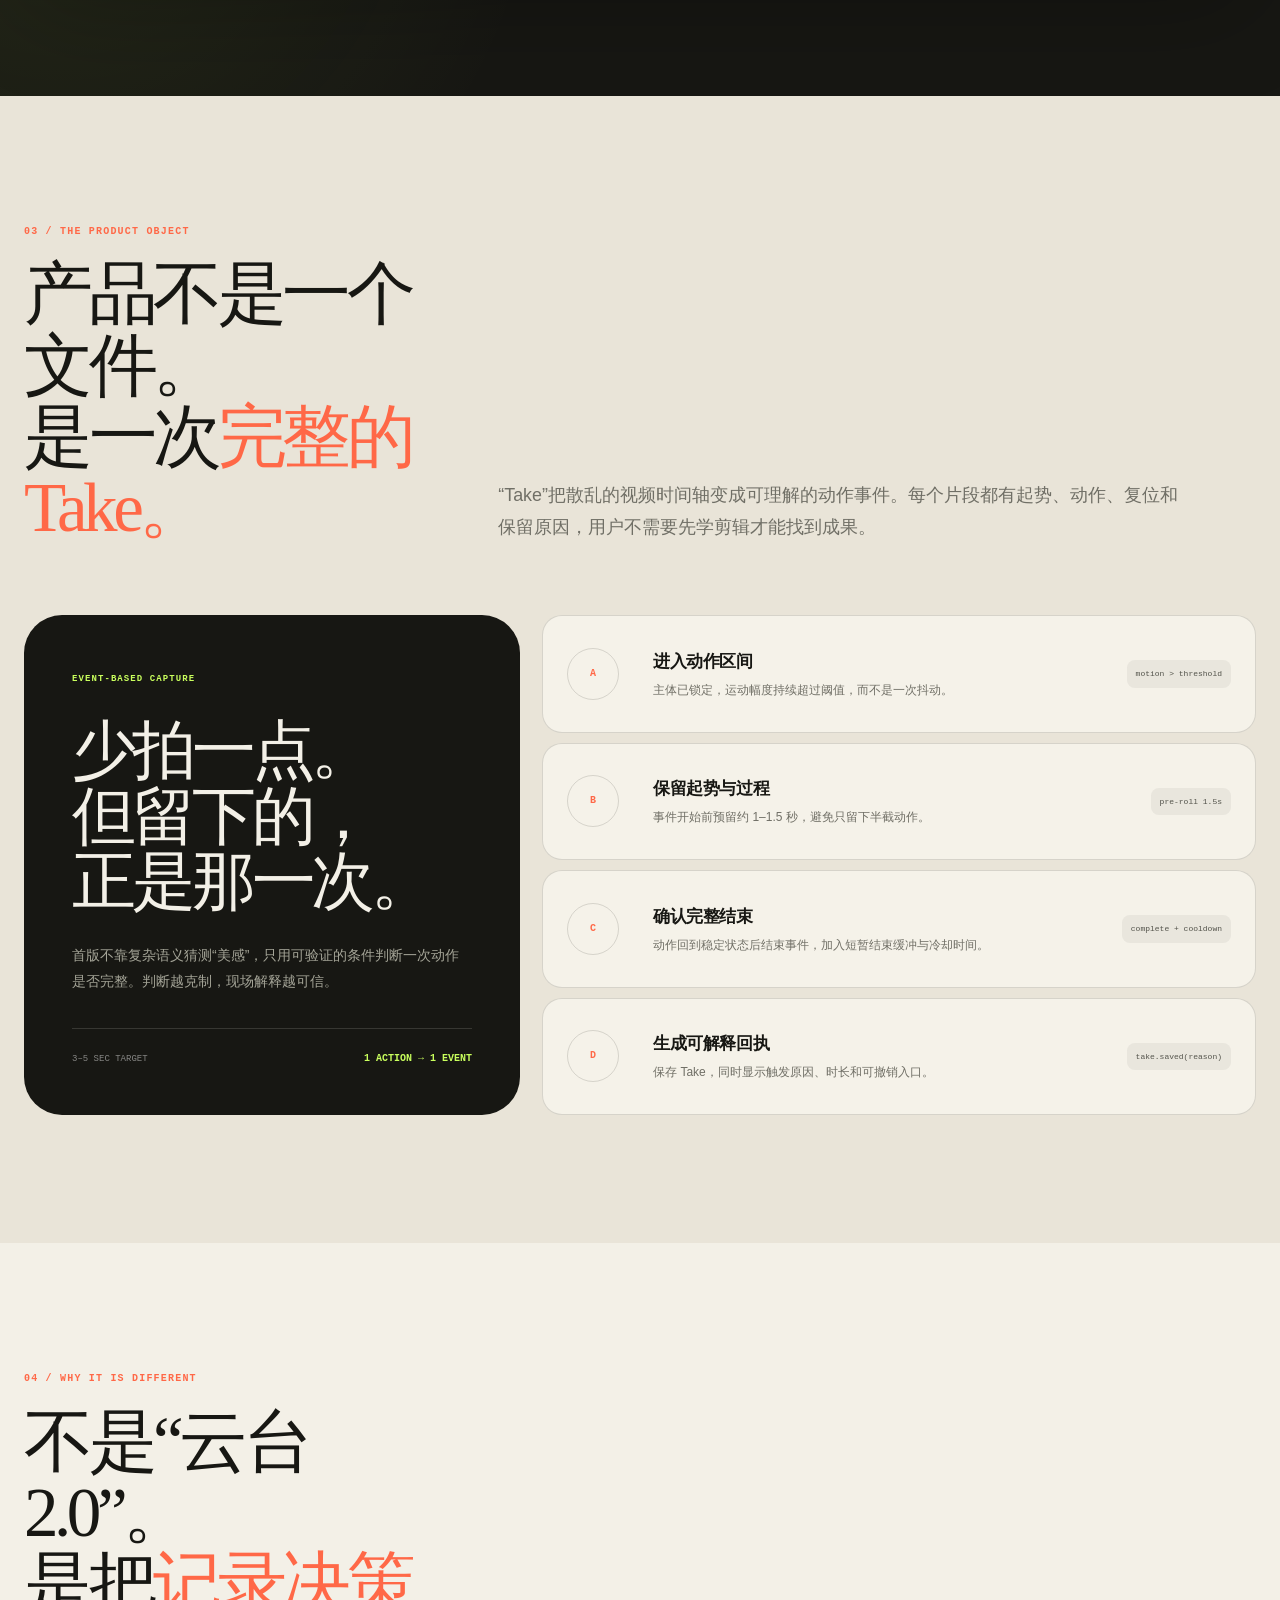
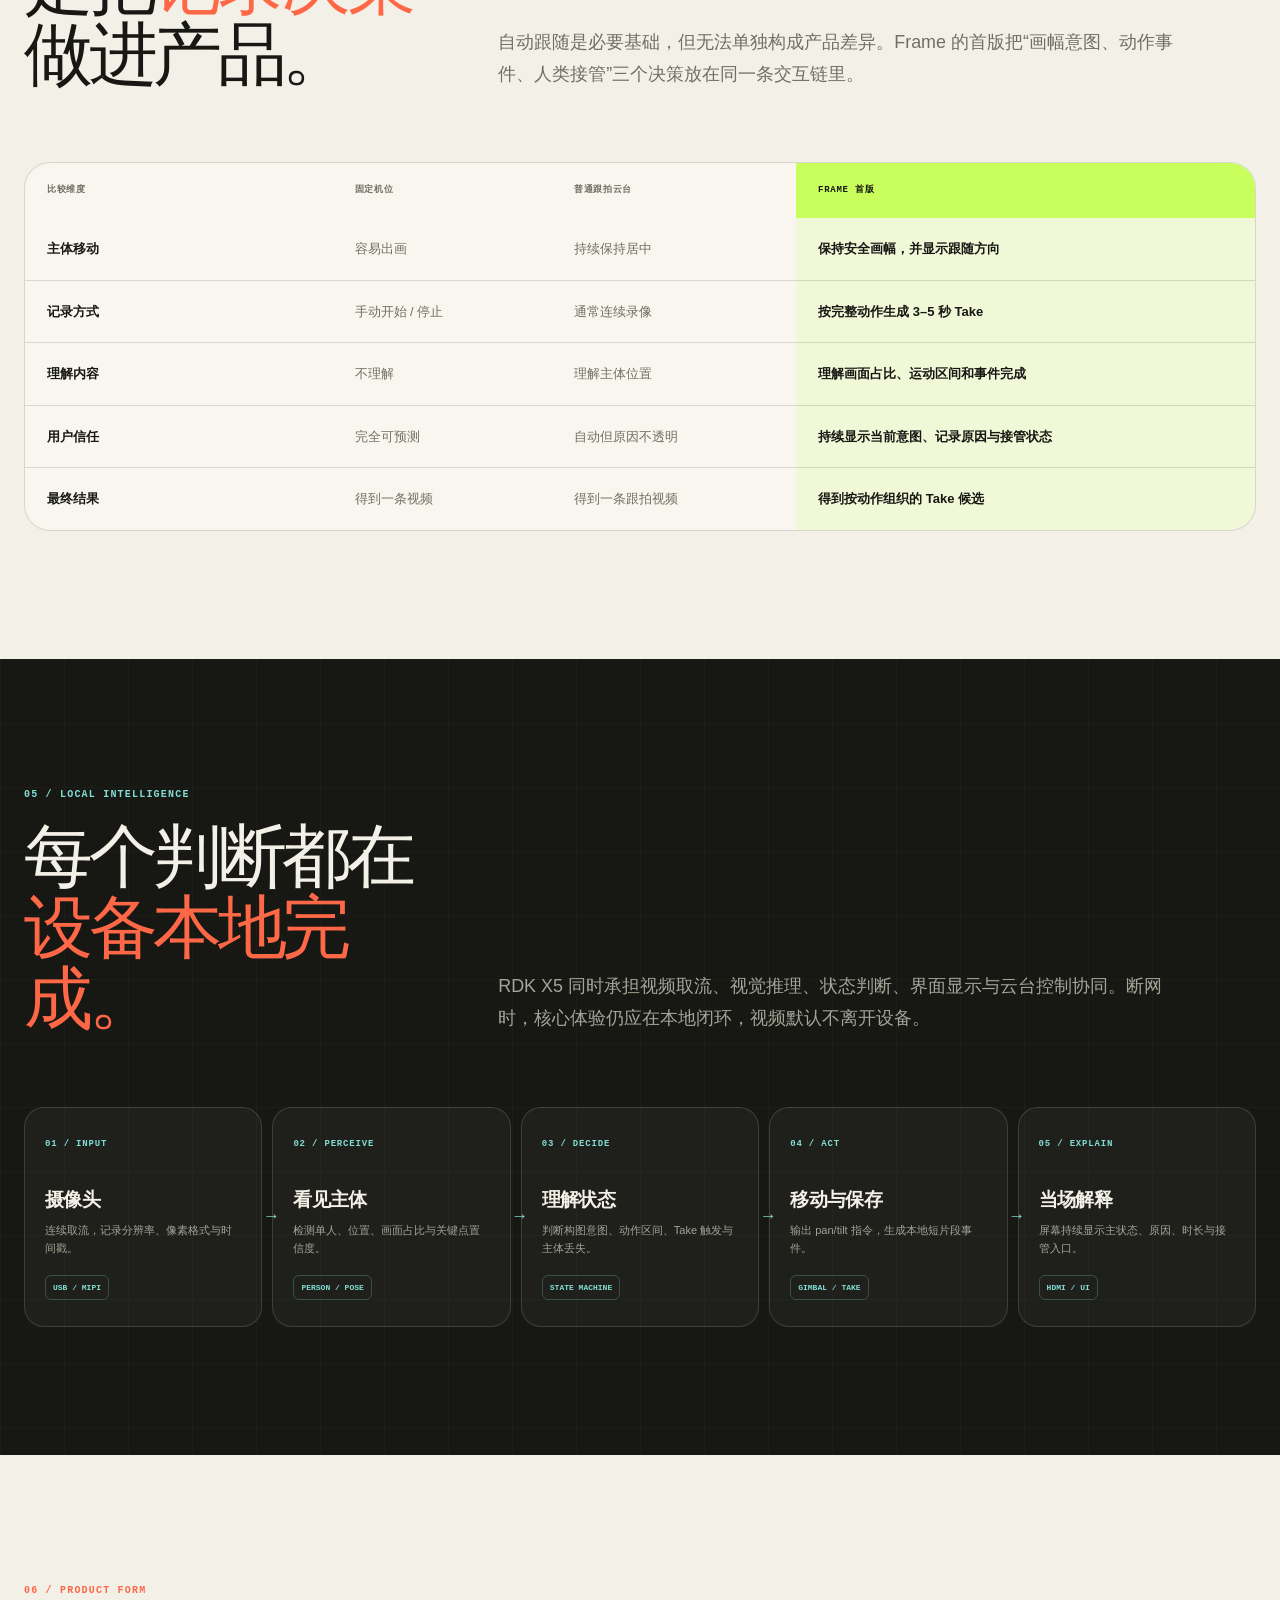
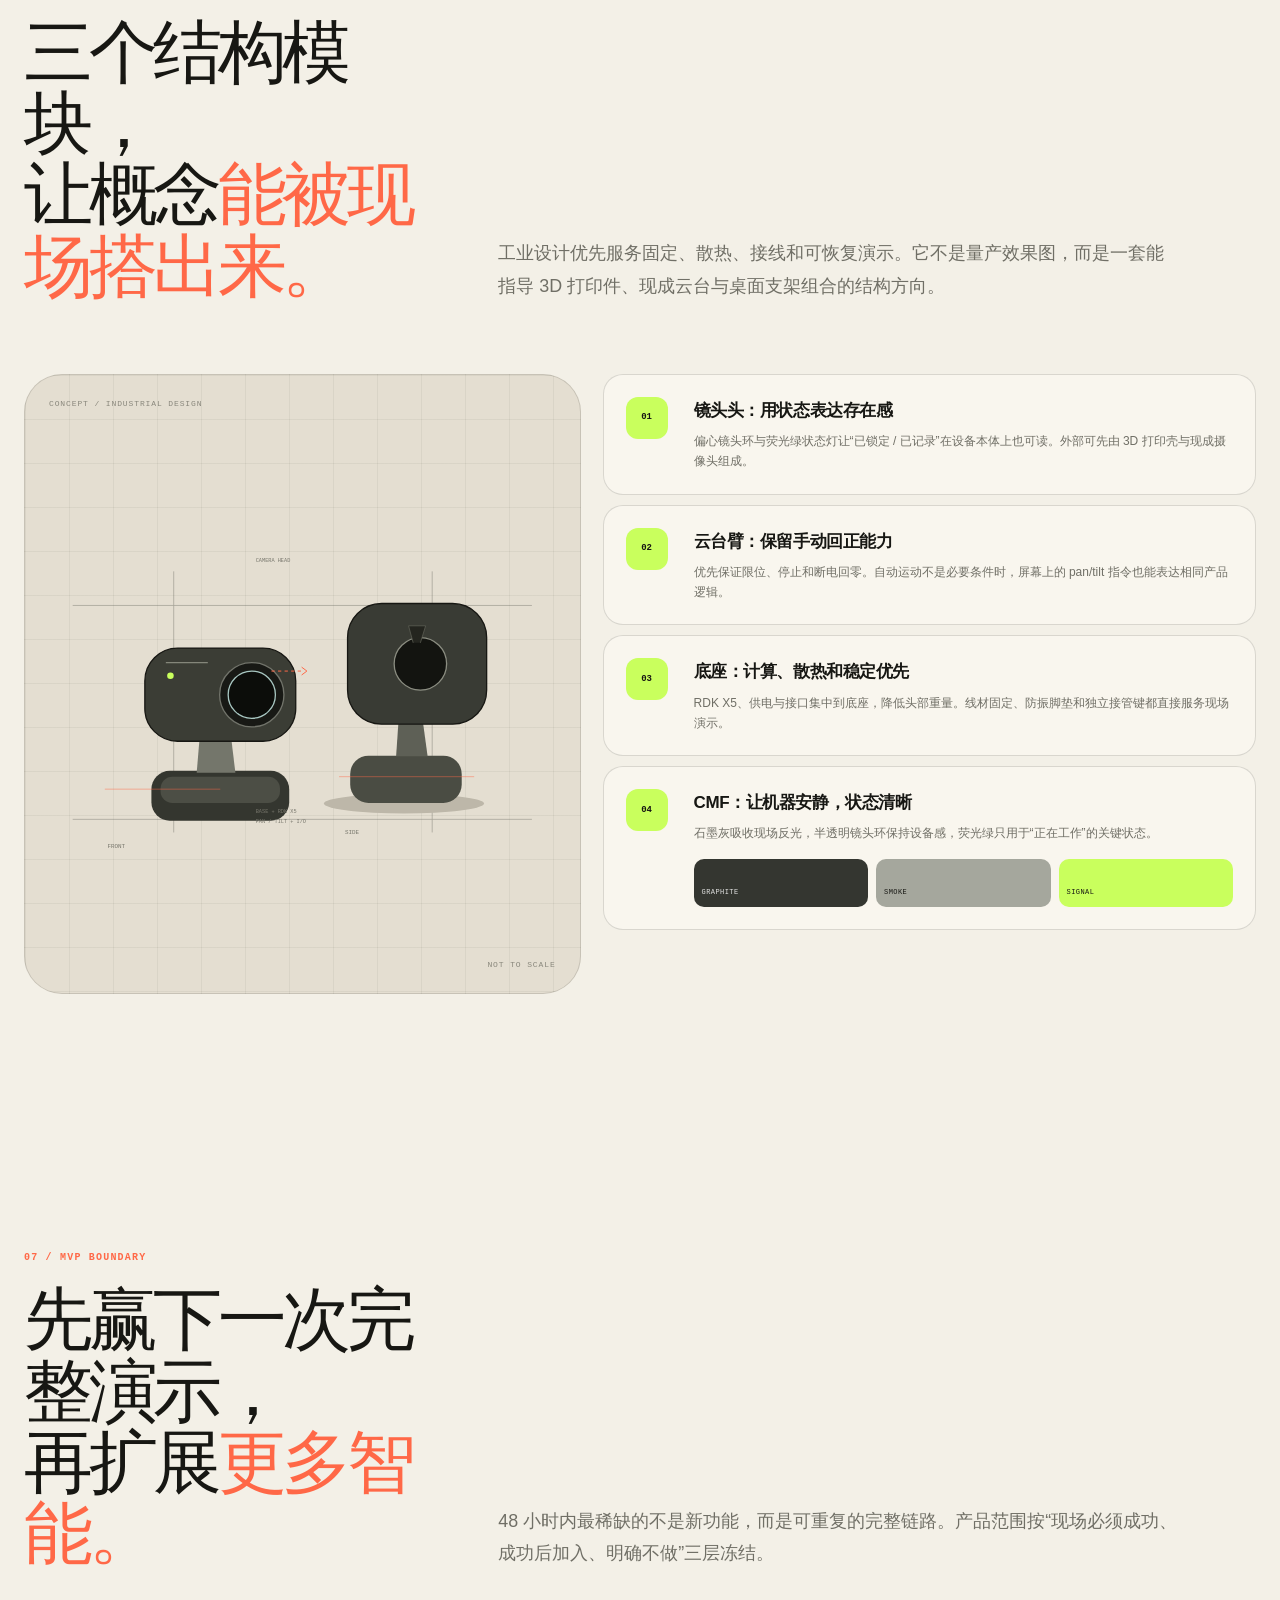
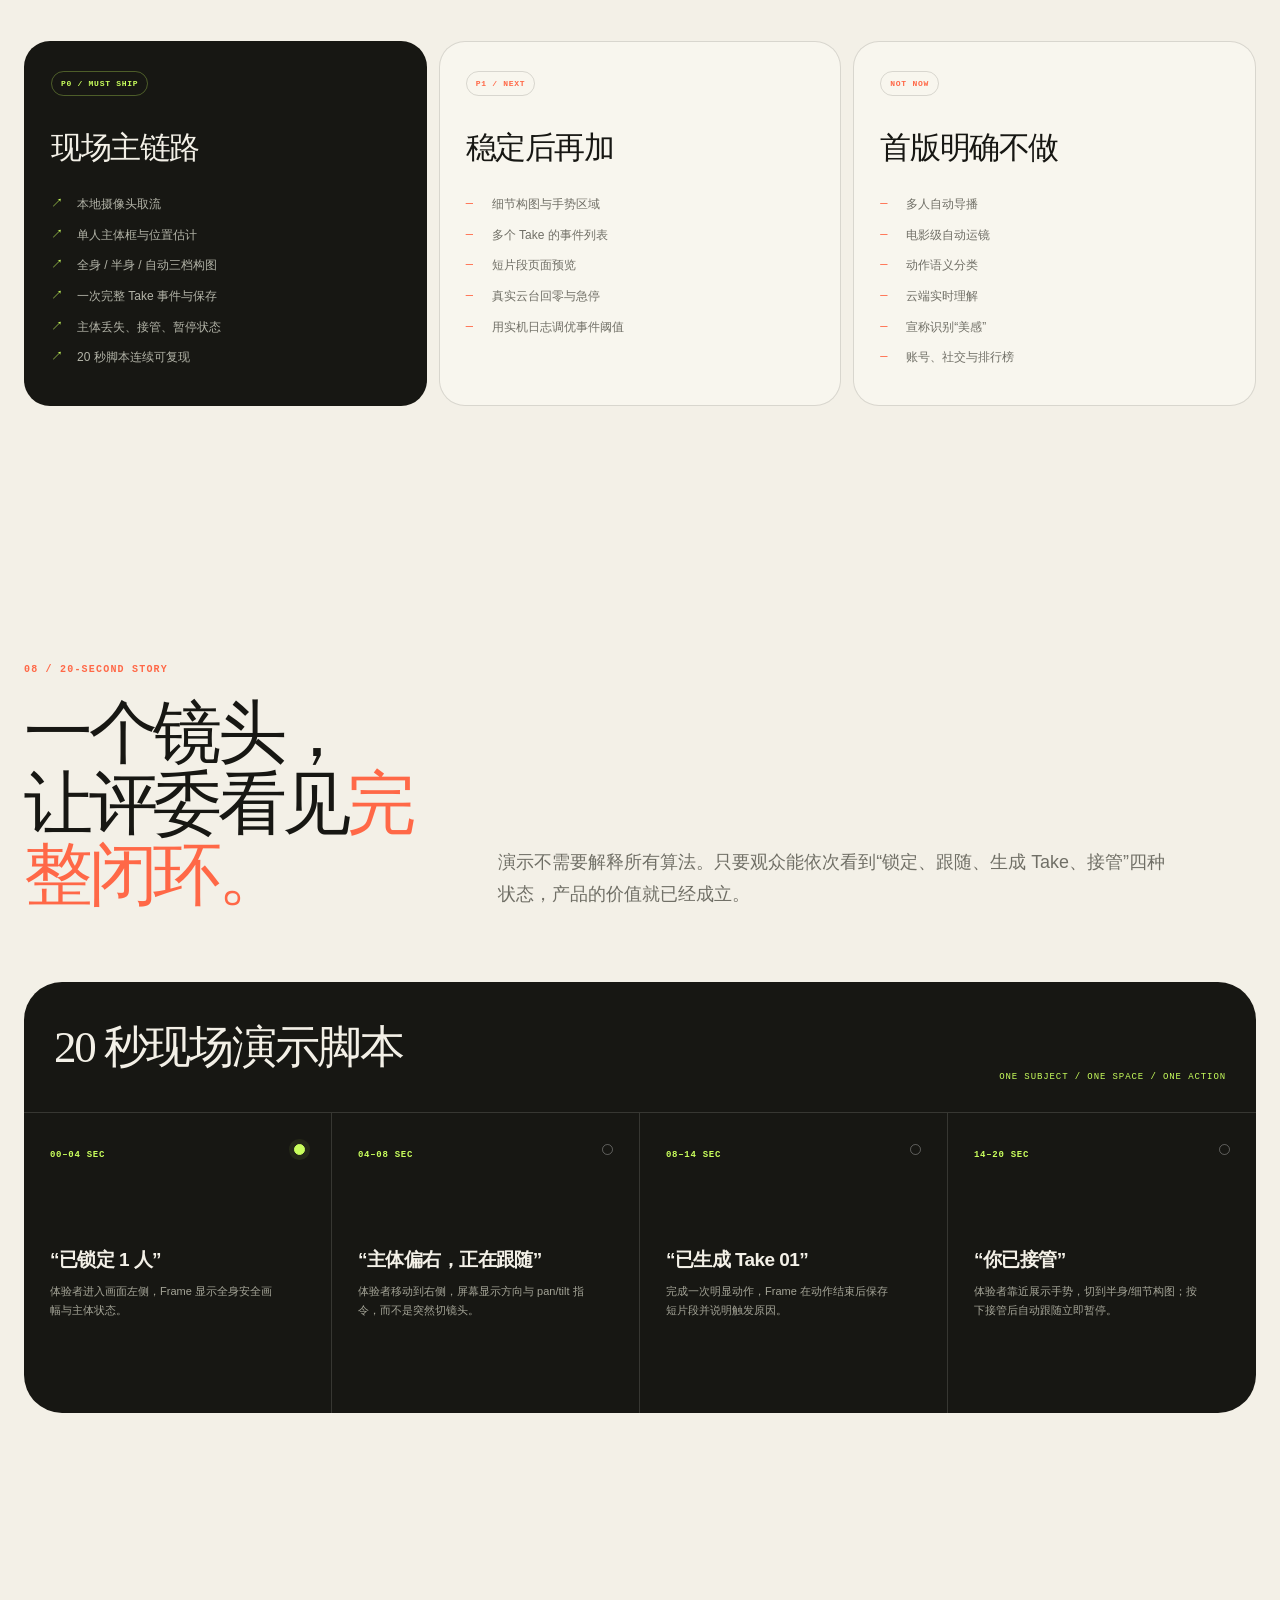
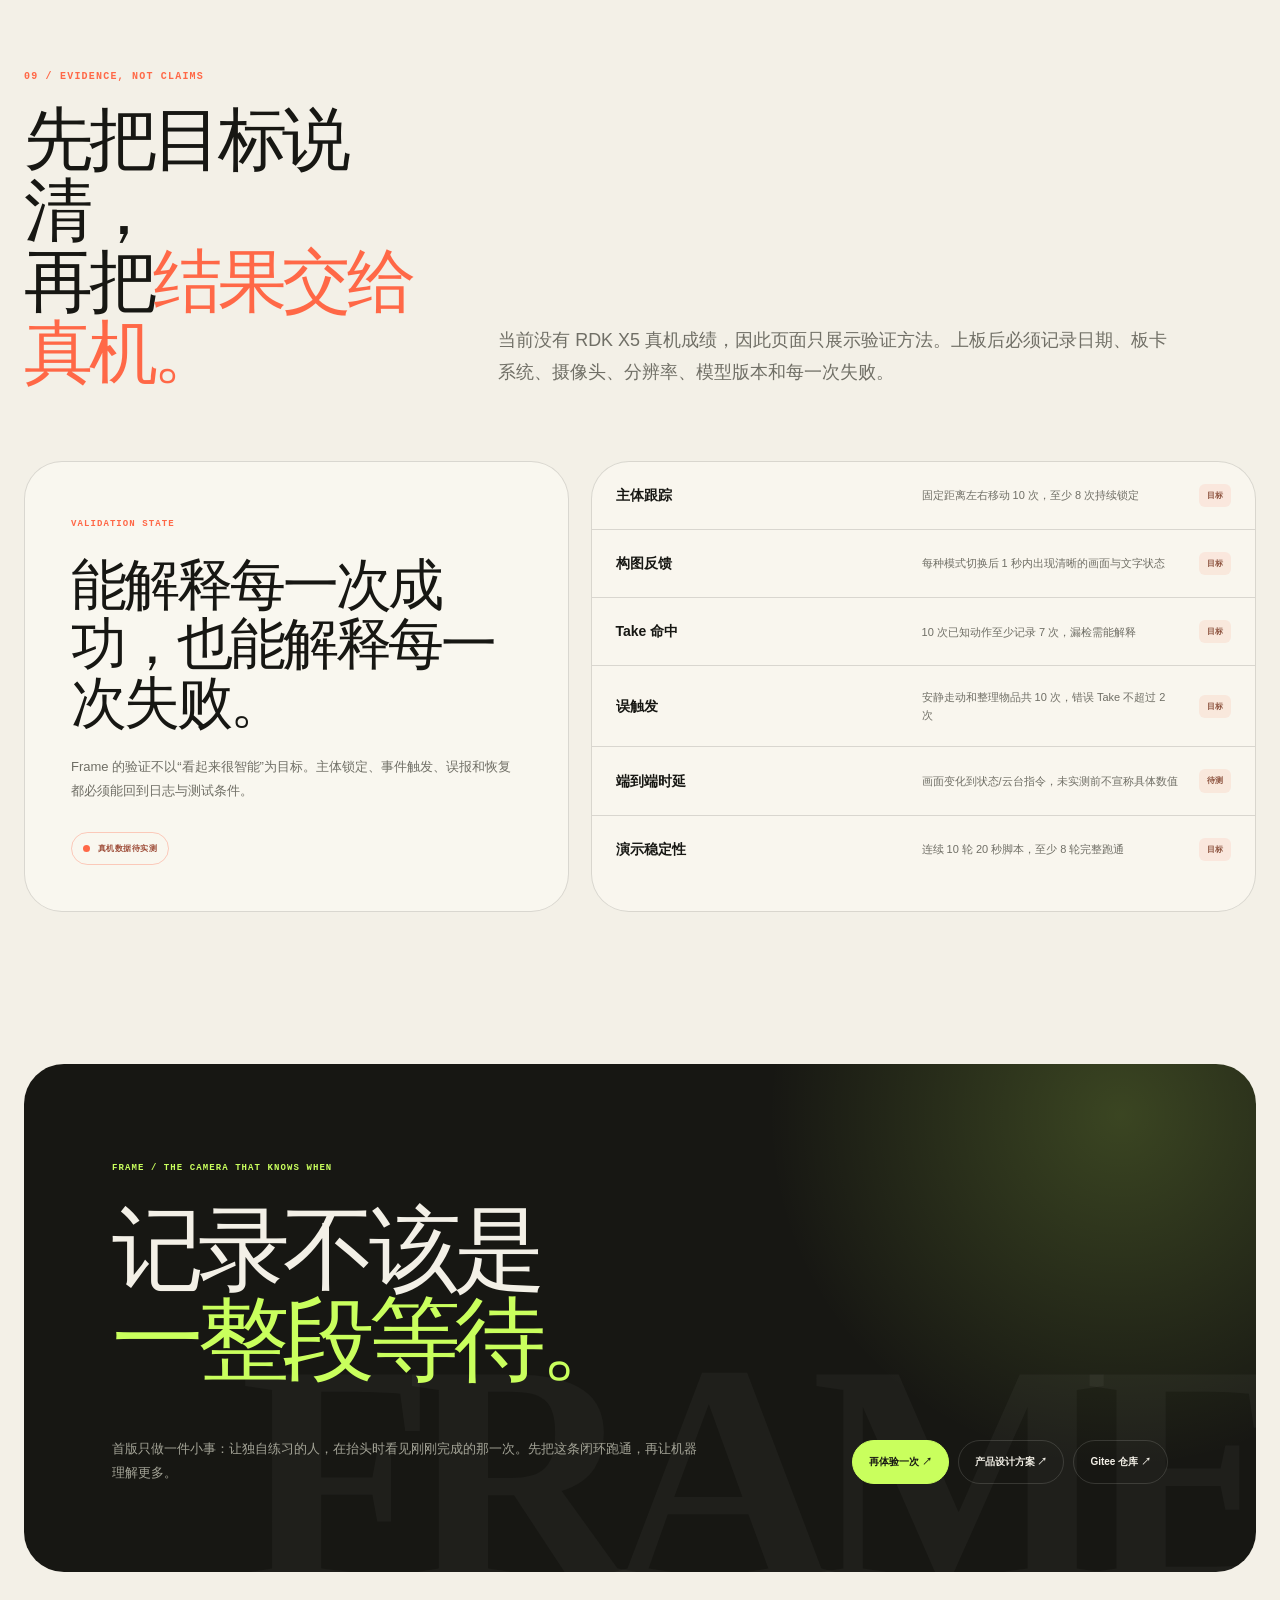
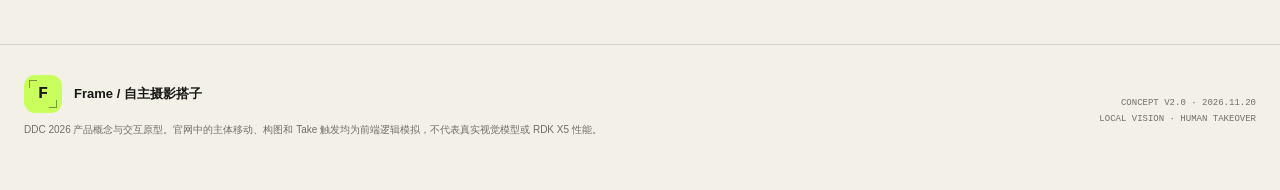
<file: projects/frame/index.html>
<!doctype html>
<html lang="zh-CN">
<head>
  <meta charset="utf-8">
  <meta name="viewport" content="width=device-width, initial-scale=1">
  <meta name="theme-color" content="#171713">
  <meta name="description" content="Frame 是一个会判断何时值得记录的自主摄影机器人：自动构图、生成动作 Take，并把控制权随时交还给人。">
  <meta property="og:title" content="Frame｜自主摄影搭子">
  <meta property="og:description" content="它不只追着你转，还会留下值得回看的那一次。">
  <meta property="og:type" content="website">
  <link rel="icon" href="data:image/svg+xml,%3Csvg xmlns='http://www.w3.org/2000/svg' viewBox='0 0 64 64'%3E%3Crect width='64' height='64' rx='14' fill='%23171713'/%3E%3Cpath d='M18 18h28v8H27v8h16v8H27v10h-9z' fill='%23c9ff5d'/%3E%3C/svg%3E">
  <title>Frame｜自主摄影搭子</title>
  <style>
    :root {
      --ink: #171713;
      --ink-2: #22221d;
      --ink-3: #303029;
      --paper: #f3f0e7;
      --paper-2: #e9e4d8;
      --white: #fffdf7;
      --lime: #c9ff5d;
      --lime-deep: #9ed83a;
      --orange: #ff6847;
      --sky: #80ded5;
      --muted: #706f66;
      --muted-light: #a4a497;
      --line: rgba(23, 23, 19, 0.14);
      --line-light: rgba(249, 247, 239, 0.14);
      --radius-s: 16px;
      --radius: 26px;
      --radius-l: 38px;
      --shell: min(1280px, calc(100% - 48px));
      --serif: "Songti SC", "STSong", "Noto Serif CJK SC", "Source Han Serif SC", Georgia, serif;
      --sans: "PingFang SC", "Hiragino Sans GB", "Microsoft YaHei", "Helvetica Neue", sans-serif;
      --mono: "SFMono-Regular", "Cascadia Code", "Roboto Mono", monospace;
    }

    * {
      box-sizing: border-box;
    }

    html {
      scroll-behavior: smooth;
      background: var(--ink);
    }

    body {
      margin: 0;
      overflow-x: hidden;
      color: var(--ink);
      background:
        radial-gradient(circle at 84% 4%, rgba(201, 255, 93, 0.15), transparent 25rem),
        radial-gradient(circle at 3% 33%, rgba(255, 104, 71, 0.08), transparent 28rem),
        var(--paper);
      font-family: var(--sans);
      line-height: 1.65;
      -webkit-font-smoothing: antialiased;
    }

    ::selection {
      color: var(--ink);
      background: var(--lime);
    }

    a {
      color: inherit;
      text-decoration: none;
    }

    button,
    input {
      font: inherit;
    }

    button {
      color: inherit;
    }

    button,
    a,
    input {
      -webkit-tap-highlight-color: transparent;
    }

    button:focus-visible,
    a:focus-visible,
    input:focus-visible {
      outline: 3px solid var(--orange);
      outline-offset: 4px;
    }

    img,
    svg {
      display: block;
    }

    .shell {
      width: var(--shell);
      margin: 0 auto;
    }

    .site-header {
      position: fixed;
      z-index: 100;
      top: 0;
      right: 0;
      left: 0;
      border-bottom: 1px solid transparent;
      transition: background 180ms ease, border-color 180ms ease;
    }

    .site-header.scrolled {
      border-bottom-color: var(--line);
      background: rgba(243, 240, 231, 0.88);
      backdrop-filter: blur(18px);
      -webkit-backdrop-filter: blur(18px);
    }

    .nav {
      display: flex;
      min-height: 82px;
      align-items: center;
      justify-content: space-between;
      gap: 28px;
    }

    .brand {
      display: inline-flex;
      align-items: center;
      gap: 13px;
      font-size: 16px;
      font-weight: 800;
      letter-spacing: -0.035em;
    }

    .brand-mark {
      position: relative;
      display: grid;
      width: 38px;
      height: 38px;
      place-items: center;
      overflow: hidden;
      border-radius: 11px;
      color: var(--ink);
      background: var(--lime);
      font-family: var(--mono);
      font-size: 17px;
      font-weight: 900;
    }

    .brand-mark::before,
    .brand-mark::after {
      content: "";
      position: absolute;
      width: 7px;
      height: 7px;
      border-color: var(--ink);
      border-style: solid;
      opacity: 0.45;
    }

    .brand-mark::before {
      top: 5px;
      left: 5px;
      border-width: 1px 0 0 1px;
    }

    .brand-mark::after {
      right: 5px;
      bottom: 5px;
      border-width: 0 1px 1px 0;
    }

    .brand small {
      display: block;
      margin-top: 1px;
      color: var(--muted);
      font-family: var(--mono);
      font-size: 8px;
      font-weight: 600;
      letter-spacing: 0.13em;
      line-height: 1.2;
      text-transform: uppercase;
    }

    .nav-links {
      display: flex;
      align-items: center;
      gap: clamp(18px, 2.5vw, 34px);
    }

    .nav-links a {
      color: #5d5d54;
      font-size: 12px;
      font-weight: 650;
      transition: color 160ms ease;
    }

    .nav-links a:hover {
      color: var(--ink);
    }

    .nav-cta {
      display: inline-flex;
      min-height: 42px;
      align-items: center;
      justify-content: center;
      gap: 9px;
      padding: 0 17px;
      border-radius: 999px;
      color: var(--paper);
      background: var(--ink);
      font-size: 12px;
      font-weight: 720;
      transition: transform 160ms ease, background 160ms ease;
    }

    .nav-cta:hover {
      transform: translateY(-1px);
      background: var(--ink-3);
    }

    .nav-cta span {
      color: var(--lime);
      font-family: var(--mono);
    }

    .hero {
      position: relative;
      display: grid;
      min-height: 100svh;
      grid-template-columns: minmax(0, 0.88fr) minmax(520px, 1.12fr);
      gap: clamp(36px, 5vw, 76px);
      align-items: center;
      padding: 126px 0 72px;
    }

    .hero-copy {
      position: relative;
      z-index: 2;
    }

    .eyebrow {
      display: inline-flex;
      align-items: center;
      gap: 10px;
      margin: 0 0 24px;
      color: var(--ink);
      font-family: var(--mono);
      font-size: 10px;
      font-weight: 750;
      letter-spacing: 0.1em;
      text-transform: uppercase;
    }

    .eyebrow::before {
      content: "";
      width: 26px;
      height: 2px;
      background: var(--orange);
    }

    .hero h1 {
      max-width: 650px;
      margin: 0;
      font-family: var(--serif);
      font-size: clamp(58px, 7.1vw, 108px);
      font-weight: 500;
      letter-spacing: -0.075em;
      line-height: 0.94;
    }

    .hero h1 span {
      display: block;
    }

    .hero h1 em {
      position: relative;
      color: var(--ink);
      font-style: normal;
      white-space: nowrap;
    }

    .hero h1 em::after {
      content: "";
      position: absolute;
      z-index: -1;
      right: -0.04em;
      bottom: 0.06em;
      left: -0.03em;
      height: 0.24em;
      border-radius: 999px;
      background: var(--lime);
      transform: rotate(-1deg);
    }

    .hero-lead {
      max-width: 570px;
      margin: 30px 0 0;
      color: #55554c;
      font-size: clamp(15px, 1.35vw, 18px);
      line-height: 1.82;
    }

    .hero-lead strong {
      color: var(--ink);
      font-weight: 750;
    }

    .hero-actions {
      display: flex;
      flex-wrap: wrap;
      gap: 12px;
      margin-top: 34px;
    }

    .button {
      display: inline-flex;
      min-height: 50px;
      align-items: center;
      justify-content: center;
      gap: 10px;
      padding: 0 21px;
      border: 1px solid var(--line);
      border-radius: 999px;
      cursor: pointer;
      background: transparent;
      font-size: 12px;
      font-weight: 760;
      transition: transform 160ms ease, background 160ms ease, border-color 160ms ease, color 160ms ease;
    }

    .button:hover {
      transform: translateY(-2px);
    }

    .button-dark {
      color: var(--paper);
      border-color: var(--ink);
      background: var(--ink);
    }

    .button-dark:hover {
      border-color: var(--ink-3);
      background: var(--ink-3);
    }

    .button-light:hover {
      border-color: rgba(23, 23, 19, 0.28);
      background: rgba(255, 255, 255, 0.32);
    }

    .button-arrow {
      color: var(--lime);
      font-family: var(--mono);
      font-size: 15px;
      transition: transform 160ms ease;
    }

    .button:hover .button-arrow {
      transform: translateX(3px);
    }

    .hero-questions {
      display: grid;
      max-width: 570px;
      grid-template-columns: repeat(3, 1fr);
      gap: 1px;
      margin-top: 38px;
      overflow: hidden;
      border: 1px solid var(--line);
      border-radius: 18px;
      background: var(--line);
    }

    .hero-question {
      min-height: 104px;
      padding: 16px;
      background: rgba(255, 253, 247, 0.55);
    }

    .hero-question span {
      display: block;
      margin-bottom: 13px;
      color: var(--orange);
      font-family: var(--mono);
      font-size: 9px;
      font-weight: 800;
      letter-spacing: 0.08em;
    }

    .hero-question strong {
      display: block;
      font-size: 12px;
      font-weight: 750;
      line-height: 1.45;
    }

    .hero-art {
      --head-rotation: 0deg;
      position: relative;
      min-height: 660px;
      overflow: hidden;
      border: 1px solid rgba(255, 255, 255, 0.08);
      border-radius: var(--radius-l);
      background:
        linear-gradient(rgba(255, 255, 255, 0.035) 1px, transparent 1px),
        linear-gradient(90deg, rgba(255, 255, 255, 0.035) 1px, transparent 1px),
        radial-gradient(circle at 48% 35%, rgba(201, 255, 93, 0.12), transparent 23rem),
        #191a16;
      background-size: 54px 54px, 54px 54px, auto, auto;
      box-shadow: 0 32px 90px rgba(23, 23, 19, 0.22);
      isolation: isolate;
    }

    .hero-art::before {
      content: "";
      position: absolute;
      z-index: 1;
      inset: 0;
      pointer-events: none;
      background:
        linear-gradient(90deg, transparent 49.9%, rgba(255, 255, 255, 0.05) 50%, transparent 50.1%),
        linear-gradient(transparent 49.9%, rgba(255, 255, 255, 0.05) 50%, transparent 50.1%);
    }

    .hero-art::after {
      content: "FRAME / 01";
      position: absolute;
      z-index: 2;
      right: 24px;
      bottom: 21px;
      color: rgba(255, 255, 255, 0.38);
      font-family: var(--mono);
      font-size: 9px;
      letter-spacing: 0.16em;
    }

    .art-label {
      position: absolute;
      z-index: 4;
      top: 24px;
      left: 24px;
      display: flex;
      align-items: center;
      gap: 9px;
      color: rgba(255, 255, 255, 0.62);
      font-family: var(--mono);
      font-size: 9px;
      letter-spacing: 0.11em;
      text-transform: uppercase;
    }

    .art-label::before {
      content: "";
      width: 7px;
      height: 7px;
      border-radius: 50%;
      background: var(--lime);
      box-shadow: 0 0 0 5px rgba(201, 255, 93, 0.1);
    }

    .product-svg {
      position: absolute;
      z-index: 2;
      right: -2%;
      bottom: -5%;
      width: 105%;
      filter: drop-shadow(0 34px 42px rgba(0, 0, 0, 0.4));
    }

    .camera-head {
      transform-box: fill-box;
      transform-origin: 50% 75%;
      transform: rotate(var(--head-rotation));
      transition: transform 420ms cubic-bezier(0.2, 0.8, 0.2, 1);
    }

    .status-light {
      animation: statusPulse 2.6s ease-in-out infinite;
    }

    .art-status {
      position: absolute;
      z-index: 4;
      top: 52px;
      right: 24px;
      display: flex;
      align-items: center;
      gap: 10px;
      padding: 10px 12px;
      border: 1px solid rgba(255, 255, 255, 0.12);
      border-radius: 12px;
      color: rgba(255, 255, 255, 0.82);
      background: rgba(17, 18, 15, 0.72);
      font-family: var(--mono);
      font-size: 9px;
      letter-spacing: 0.06em;
      backdrop-filter: blur(12px);
    }

    .art-status b {
      color: var(--lime);
      font-weight: 700;
    }

    .take-float {
      position: absolute;
      z-index: 5;
      bottom: 34px;
      left: 26px;
      width: min(310px, calc(100% - 60px));
      padding: 16px;
      border: 1px solid rgba(255, 255, 255, 0.15);
      border-radius: 18px;
      color: var(--paper);
      background: rgba(23, 23, 19, 0.82);
      box-shadow: 0 20px 50px rgba(0, 0, 0, 0.28);
      backdrop-filter: blur(18px);
      -webkit-backdrop-filter: blur(18px);
    }

    .take-float-top {
      display: flex;
      align-items: center;
      justify-content: space-between;
      margin-bottom: 13px;
    }

    .take-float-top span {
      color: var(--lime);
      font-family: var(--mono);
      font-size: 9px;
      font-weight: 800;
      letter-spacing: 0.12em;
    }

    .take-float-top time {
      color: rgba(255, 255, 255, 0.45);
      font-family: var(--mono);
      font-size: 9px;
    }

    .take-float strong {
      display: block;
      font-size: 14px;
      font-weight: 730;
    }

    .take-bars {
      display: grid;
      grid-template-columns: 0.35fr 0.9fr 0.55fr;
      gap: 4px;
      margin-top: 13px;
    }

    .take-bars i {
      height: 4px;
      border-radius: 999px;
      background: rgba(255, 255, 255, 0.15);
    }

    .take-bars i:nth-child(2) {
      background: var(--lime);
    }

    .marquee {
      overflow: hidden;
      border-top: 1px solid var(--line);
      border-bottom: 1px solid var(--line);
      background: rgba(255, 255, 255, 0.24);
    }

    .marquee-track {
      display: flex;
      width: max-content;
      animation: marquee 28s linear infinite;
    }

    .marquee-group {
      display: flex;
      flex-shrink: 0;
      align-items: center;
      gap: 28px;
      padding: 17px 14px;
      color: #55554c;
      font-family: var(--mono);
      font-size: 10px;
      letter-spacing: 0.11em;
      white-space: nowrap;
      text-transform: uppercase;
    }

    .marquee-group i {
      width: 7px;
      height: 7px;
      border-radius: 50%;
      background: var(--orange);
    }

    .section {
      padding: clamp(92px, 10vw, 148px) 0;
    }

    .section-head {
      display: grid;
      grid-template-columns: 0.72fr 1.28fr;
      gap: 48px;
      align-items: end;
      margin-bottom: clamp(42px, 6vw, 72px);
    }

    .section-kicker {
      margin: 0 0 18px;
      color: var(--orange);
      font-family: var(--mono);
      font-size: 10px;
      font-weight: 800;
      letter-spacing: 0.12em;
      text-transform: uppercase;
    }

    .section h2 {
      max-width: 820px;
      margin: 0;
      font-family: var(--serif);
      font-size: clamp(39px, 5.4vw, 76px);
      font-weight: 500;
      letter-spacing: -0.065em;
      line-height: 1.03;
    }

    .section h2 em {
      color: var(--orange);
      font-style: normal;
    }

    .section-intro {
      max-width: 680px;
      margin: 0;
      color: var(--muted);
      font-size: clamp(15px, 1.4vw, 18px);
      line-height: 1.8;
    }

    .problem-layout {
      display: grid;
      grid-template-columns: 1.08fr 0.92fr;
      gap: 22px;
    }

    .problem-quote {
      min-height: 430px;
      padding: clamp(28px, 5vw, 56px);
      border-radius: var(--radius-l);
      color: var(--paper);
      background:
        radial-gradient(circle at 95% 5%, rgba(201, 255, 93, 0.15), transparent 18rem),
        var(--ink);
    }

    .problem-quote .quote-mark {
      color: var(--lime);
      font-family: var(--serif);
      font-size: 94px;
      line-height: 0.8;
    }

    .problem-quote blockquote {
      max-width: 620px;
      margin: 30px 0 0;
      font-family: var(--serif);
      font-size: clamp(31px, 4.2vw, 56px);
      letter-spacing: -0.055em;
      line-height: 1.12;
    }

    .problem-quote p {
      max-width: 540px;
      margin: 30px 0 0;
      color: #a6a79a;
      font-size: 14px;
      line-height: 1.8;
    }

    .problem-list {
      display: grid;
      gap: 12px;
    }

    .problem-item {
      display: grid;
      grid-template-columns: 74px 1fr;
      gap: 22px;
      align-items: start;
      padding: 26px;
      border: 1px solid var(--line);
      border-radius: var(--radius);
      background: rgba(255, 253, 247, 0.48);
    }

    .problem-index {
      display: grid;
      width: 52px;
      height: 52px;
      place-items: center;
      border: 1px solid var(--line);
      border-radius: 50%;
      color: var(--orange);
      font-family: var(--mono);
      font-size: 11px;
      font-weight: 800;
    }

    .problem-item h3 {
      margin: 2px 0 8px;
      font-size: 18px;
      letter-spacing: -0.02em;
      line-height: 1.35;
    }

    .problem-item p {
      margin: 0;
      color: var(--muted);
      font-size: 13px;
      line-height: 1.72;
    }

    .demo-section {
      overflow: hidden;
      color: var(--paper);
      background:
        radial-gradient(circle at 95% 15%, rgba(128, 222, 213, 0.11), transparent 27rem),
        radial-gradient(circle at 5% 80%, rgba(201, 255, 93, 0.08), transparent 30rem),
        var(--ink);
    }

    .demo-section .section-kicker {
      color: var(--lime);
    }

    .demo-section .section-intro {
      color: var(--muted-light);
    }

    .director-shell {
      display: grid;
      grid-template-columns: minmax(0, 1.7fr) minmax(330px, 0.72fr);
      overflow: hidden;
      border: 1px solid var(--line-light);
      border-radius: 32px;
      background: #10110e;
      box-shadow: 0 42px 100px rgba(0, 0, 0, 0.24);
    }

    .demo-stage {
      --focus-x: 26%;
      --focus-y: 7%;
      --focus-w: 48%;
      --focus-h: 84%;
      position: relative;
      min-height: 640px;
      overflow: hidden;
      border-right: 1px solid var(--line-light);
      background:
        linear-gradient(rgba(255, 255, 255, 0.035) 1px, transparent 1px),
        linear-gradient(90deg, rgba(255, 255, 255, 0.035) 1px, transparent 1px),
        radial-gradient(circle at 50% 48%, rgba(255, 255, 255, 0.055), transparent 30rem),
        #171814;
      background-size: 52px 52px, 52px 52px, auto, auto;
      isolation: isolate;
    }

    .demo-stage[data-mode="half"] {
      --focus-x: 31%;
      --focus-y: 4%;
      --focus-w: 38%;
      --focus-h: 72%;
    }

    .demo-stage[data-mode="detail"] {
      --focus-x: 41%;
      --focus-y: 18%;
      --focus-w: 28%;
      --focus-h: 48%;
    }

    .stage-topbar {
      position: absolute;
      z-index: 6;
      top: 18px;
      right: 18px;
      left: 18px;
      display: flex;
      align-items: center;
      justify-content: space-between;
      gap: 16px;
      color: rgba(255, 255, 255, 0.55);
      font-family: var(--mono);
      font-size: 9px;
      letter-spacing: 0.07em;
    }

    .stage-rec {
      display: inline-flex;
      align-items: center;
      gap: 8px;
      padding: 7px 9px;
      border-radius: 999px;
      color: rgba(255, 255, 255, 0.75);
      background: rgba(9, 10, 8, 0.62);
    }

    .stage-rec::before {
      content: "";
      width: 6px;
      height: 6px;
      border-radius: 50%;
      background: var(--lime);
      animation: statusPulse 1.8s ease-in-out infinite;
    }

    .stage-mode {
      padding: 7px 10px;
      border: 1px solid rgba(255, 255, 255, 0.14);
      border-radius: 8px;
      background: rgba(9, 10, 8, 0.5);
    }

    .demo-svg {
      position: absolute;
      inset: 0;
      width: 100%;
      height: 100%;
    }

    #personGroup {
      transition: transform 560ms cubic-bezier(0.22, 0.8, 0.25, 1);
    }

    .person-body {
      transform-box: fill-box;
      transform-origin: center bottom;
    }

    .actioning .person-body {
      animation: demonstration 1s cubic-bezier(0.45, 0, 0.2, 1);
    }

    .actioning .person-arm-left {
      animation: armLift 1s cubic-bezier(0.45, 0, 0.2, 1);
      transform-box: fill-box;
      transform-origin: top center;
    }

    .actioning .person-arm-right {
      animation: armAnswer 1s cubic-bezier(0.45, 0, 0.2, 1);
      transform-box: fill-box;
      transform-origin: top center;
    }

    .focus-frame {
      position: absolute;
      z-index: 4;
      top: var(--focus-y);
      left: var(--focus-x);
      width: var(--focus-w);
      height: var(--focus-h);
      border: 1px solid rgba(201, 255, 93, 0.78);
      border-radius: 14px;
      box-shadow: 0 0 0 999px rgba(7, 8, 6, 0.24);
      transition: top 360ms ease, left 360ms ease, width 360ms ease, height 360ms ease, border-color 180ms ease;
      pointer-events: none;
    }

    .focus-frame::before,
    .focus-frame::after {
      content: "";
      position: absolute;
      width: 22px;
      height: 22px;
      border-color: var(--lime);
      border-style: solid;
    }

    .focus-frame::before {
      top: -1px;
      left: -1px;
      border-width: 3px 0 0 3px;
      border-radius: 12px 0 0;
    }

    .focus-frame::after {
      right: -1px;
      bottom: -1px;
      border-width: 0 3px 3px 0;
      border-radius: 0 0 12px;
    }

    .focus-tag {
      position: absolute;
      top: 12px;
      left: 12px;
      padding: 6px 8px;
      border-radius: 7px;
      color: var(--ink);
      background: var(--lime);
      font-family: var(--mono);
      font-size: 8px;
      font-weight: 850;
      letter-spacing: 0.08em;
      text-transform: uppercase;
    }

    .is-lost .focus-frame {
      border-color: var(--orange);
      border-style: dashed;
    }

    .is-lost .focus-tag {
      color: var(--paper);
      background: var(--orange);
    }

    .lost-cover {
      position: absolute;
      z-index: 5;
      inset: 0;
      display: grid;
      place-items: center;
      padding: 24px;
      background: rgba(17, 17, 14, 0.68);
      opacity: 0;
      pointer-events: none;
      transition: opacity 180ms ease;
      backdrop-filter: blur(3px);
    }

    .is-lost .lost-cover {
      opacity: 1;
    }

    .lost-cover-inner {
      max-width: 320px;
      padding: 20px 22px;
      border: 1px solid rgba(255, 104, 71, 0.45);
      border-radius: 16px;
      text-align: center;
      background: rgba(23, 23, 19, 0.92);
    }

    .lost-cover small {
      display: block;
      margin-bottom: 6px;
      color: var(--orange);
      font-family: var(--mono);
      font-size: 9px;
      letter-spacing: 0.1em;
    }

    .lost-cover strong {
      display: block;
      font-size: 21px;
    }

    .lost-cover p {
      margin: 7px 0 0;
      color: var(--muted-light);
      font-size: 12px;
    }

    .stage-caption {
      position: absolute;
      z-index: 6;
      right: 18px;
      bottom: 18px;
      left: 18px;
      display: flex;
      align-items: flex-end;
      justify-content: space-between;
      gap: 14px;
      pointer-events: none;
    }

    .stage-intent {
      max-width: min(440px, 75%);
      padding: 13px 15px;
      border: 1px solid rgba(255, 255, 255, 0.13);
      border-radius: 14px;
      background: rgba(13, 14, 11, 0.76);
      box-shadow: 0 14px 34px rgba(0, 0, 0, 0.2);
      backdrop-filter: blur(12px);
    }

    .stage-intent small {
      display: block;
      margin-bottom: 3px;
      color: var(--lime);
      font-family: var(--mono);
      font-size: 8px;
      font-weight: 800;
      letter-spacing: 0.1em;
      text-transform: uppercase;
    }

    .stage-intent strong {
      display: block;
      font-size: clamp(14px, 1.7vw, 20px);
      font-weight: 750;
      letter-spacing: -0.025em;
    }

    .stage-time {
      color: rgba(255, 255, 255, 0.58);
      font-family: var(--mono);
      font-size: 9px;
      letter-spacing: 0.08em;
    }

    .demo-panel {
      display: flex;
      flex-direction: column;
      padding: 22px;
      background: #20211c;
    }

    .demo-panel-head {
      padding-bottom: 18px;
      border-bottom: 1px solid var(--line-light);
    }

    .demo-panel-head .label {
      margin: 0 0 7px;
      color: var(--lime);
      font-family: var(--mono);
      font-size: 9px;
      font-weight: 800;
      letter-spacing: 0.1em;
      text-transform: uppercase;
    }

    .demo-panel-head h3 {
      margin: 0;
      font-size: 24px;
      letter-spacing: -0.045em;
      line-height: 1.1;
    }

    .demo-panel-head p {
      min-height: 42px;
      margin: 9px 0 0;
      color: var(--muted-light);
      font-size: 11px;
      line-height: 1.55;
    }

    .control-block {
      padding: 18px 0;
      border-bottom: 1px solid var(--line-light);
    }

    .control-label {
      display: flex;
      align-items: center;
      justify-content: space-between;
      margin-bottom: 10px;
      color: rgba(255, 255, 255, 0.52);
      font-family: var(--mono);
      font-size: 8px;
      font-weight: 700;
      letter-spacing: 0.08em;
      text-transform: uppercase;
    }

    .control-label output {
      color: var(--paper);
      font-size: 9px;
    }

    .mode-switch {
      display: grid;
      grid-template-columns: repeat(3, 1fr);
      gap: 4px;
      padding: 4px;
      border-radius: 12px;
      background: #141510;
    }

    .mode-button {
      min-height: 35px;
      border: 0;
      border-radius: 9px;
      cursor: pointer;
      color: #8c8e83;
      background: transparent;
      font-size: 10px;
      font-weight: 700;
      transition: color 150ms ease, background 150ms ease;
    }

    .mode-button:hover {
      color: var(--paper);
    }

    .mode-button.active {
      color: var(--ink);
      background: var(--lime);
    }

    .range {
      width: 100%;
      height: 4px;
      margin: 9px 0 3px;
      border-radius: 999px;
      appearance: none;
      cursor: pointer;
      background: linear-gradient(90deg, var(--lime), rgba(255, 255, 255, 0.16));
    }

    .range::-webkit-slider-thumb {
      width: 18px;
      height: 18px;
      border: 3px solid #20211c;
      border-radius: 50%;
      appearance: none;
      background: var(--lime);
      box-shadow: 0 0 0 1px var(--lime);
    }

    .range::-moz-range-thumb {
      width: 13px;
      height: 13px;
      border: 3px solid #20211c;
      border-radius: 50%;
      background: var(--lime);
      box-shadow: 0 0 0 1px var(--lime);
    }

    .range-scale {
      display: flex;
      justify-content: space-between;
      color: #696b62;
      font-family: var(--mono);
      font-size: 8px;
    }

    .panel-actions {
      display: grid;
      grid-template-columns: 1fr 1fr;
      gap: 7px;
      padding: 18px 0;
    }

    .control-button {
      min-height: 40px;
      border: 1px solid var(--line-light);
      border-radius: 10px;
      cursor: pointer;
      color: var(--paper);
      background: rgba(255, 255, 255, 0.035);
      font-size: 10px;
      font-weight: 700;
      transition: border-color 150ms ease, background 150ms ease, transform 150ms ease;
    }

    .control-button:hover {
      border-color: rgba(255, 255, 255, 0.28);
      background: rgba(255, 255, 255, 0.07);
    }

    .control-button:active {
      transform: translateY(1px);
    }

    .control-button.primary {
      grid-column: 1 / -1;
      color: var(--ink);
      border-color: var(--lime);
      background: var(--lime);
    }

    .control-button.primary:hover {
      background: #d8ff8b;
    }

    .control-button:disabled {
      cursor: wait;
      opacity: 0.55;
    }

    .event-head {
      display: flex;
      align-items: center;
      justify-content: space-between;
      margin: 1px 0 10px;
      color: rgba(255, 255, 255, 0.48);
      font-family: var(--mono);
      font-size: 8px;
      letter-spacing: 0.08em;
      text-transform: uppercase;
    }

    .event-head b {
      color: var(--lime);
      font-size: 9px;
    }

    .event-list {
      display: grid;
      gap: 6px;
    }

    .event-empty {
      padding: 14px;
      border: 1px dashed rgba(255, 255, 255, 0.14);
      border-radius: 11px;
      color: #6f7168;
      text-align: center;
      font-size: 10px;
    }

    .event-item {
      display: grid;
      grid-template-columns: 42px 1fr auto;
      gap: 10px;
      align-items: center;
      padding: 10px;
      border: 1px solid rgba(201, 255, 93, 0.2);
      border-radius: 11px;
      background: rgba(201, 255, 93, 0.055);
      animation: eventIn 320ms ease both;
    }

    .event-thumb {
      position: relative;
      display: grid;
      width: 42px;
      height: 30px;
      place-items: center;
      overflow: hidden;
      border-radius: 7px;
      color: var(--ink);
      background: var(--lime);
      font-family: var(--mono);
      font-size: 8px;
      font-weight: 900;
    }

    .event-thumb::before,
    .event-thumb::after {
      content: "";
      position: absolute;
      border-color: rgba(23, 23, 19, 0.4);
      border-style: solid;
    }

    .event-thumb::before {
      top: 4px;
      left: 4px;
      width: 5px;
      height: 5px;
      border-width: 1px 0 0 1px;
    }

    .event-thumb::after {
      right: 4px;
      bottom: 4px;
      width: 5px;
      height: 5px;
      border-width: 0 1px 1px 0;
    }

    .event-copy strong {
      display: block;
      color: var(--paper);
      font-size: 10px;
      line-height: 1.2;
    }

    .event-copy span {
      display: block;
      margin-top: 3px;
      color: #81837a;
      font-size: 8px;
    }

    .event-time {
      color: var(--lime);
      font-family: var(--mono);
      font-size: 8px;
    }

    .take-section {
      background: var(--paper-2);
    }

    .take-grid {
      display: grid;
      grid-template-columns: 0.82fr 1.18fr;
      gap: 22px;
      align-items: stretch;
    }

    .take-statement {
      display: flex;
      min-height: 480px;
      flex-direction: column;
      justify-content: space-between;
      padding: clamp(28px, 4vw, 48px);
      border-radius: var(--radius-l);
      color: var(--paper);
      background: var(--ink);
    }

    .take-statement small {
      color: var(--lime);
      font-family: var(--mono);
      font-size: 9px;
      font-weight: 800;
      letter-spacing: 0.12em;
      text-transform: uppercase;
    }

    .take-statement h3 {
      max-width: 490px;
      margin: 28px 0;
      font-family: var(--serif);
      font-size: clamp(38px, 5vw, 66px);
      font-weight: 500;
      letter-spacing: -0.065em;
      line-height: 1.03;
    }

    .take-statement p {
      max-width: 480px;
      margin: 0;
      color: var(--muted-light);
      font-size: 14px;
      line-height: 1.8;
    }

    .take-statement .take-mini {
      display: flex;
      align-items: center;
      justify-content: space-between;
      gap: 14px;
      margin-top: 34px;
      padding-top: 22px;
      border-top: 1px solid var(--line-light);
      color: rgba(255, 255, 255, 0.48);
      font-family: var(--mono);
      font-size: 9px;
    }

    .take-statement .take-mini b {
      color: var(--lime);
      font-size: 10px;
    }

    .take-flow {
      display: grid;
      gap: 10px;
    }

    .take-step {
      display: grid;
      grid-template-columns: 64px 1fr auto;
      gap: 22px;
      align-items: center;
      min-height: 112px;
      padding: 20px 24px;
      border: 1px solid var(--line);
      border-radius: 20px;
      background: rgba(255, 253, 247, 0.56);
    }

    .take-step-index {
      display: grid;
      width: 52px;
      height: 52px;
      place-items: center;
      border: 1px solid var(--line);
      border-radius: 50%;
      color: var(--orange);
      font-family: var(--mono);
      font-size: 10px;
      font-weight: 800;
    }

    .take-step h4 {
      margin: 0 0 5px;
      font-size: 17px;
      letter-spacing: -0.025em;
    }

    .take-step p {
      margin: 0;
      color: var(--muted);
      font-size: 12px;
      line-height: 1.6;
    }

    .take-step code {
      padding: 7px 9px;
      border-radius: 8px;
      color: #53534b;
      background: rgba(23, 23, 19, 0.055);
      font-family: var(--mono);
      font-size: 8px;
      white-space: nowrap;
    }

    .compare-wrap {
      overflow-x: auto;
      border: 1px solid var(--line);
      border-radius: var(--radius);
      background: rgba(255, 253, 247, 0.46);
    }

    .compare-table {
      width: 100%;
      min-width: 760px;
      border-collapse: collapse;
    }

    .compare-table th,
    .compare-table td {
      padding: 20px 22px;
      border-bottom: 1px solid var(--line);
      text-align: left;
      vertical-align: top;
    }

    .compare-table tr:last-child th,
    .compare-table tr:last-child td {
      border-bottom: 0;
    }

    .compare-table thead th {
      color: var(--muted);
      font-family: var(--mono);
      font-size: 9px;
      letter-spacing: 0.08em;
      text-transform: uppercase;
    }

    .compare-table thead th:last-child {
      color: var(--ink);
      background: var(--lime);
    }

    .compare-table tbody th {
      width: 25%;
      font-size: 13px;
      font-weight: 750;
    }

    .compare-table tbody td {
      color: var(--muted);
      font-size: 13px;
    }

    .compare-table tbody td:last-child {
      color: var(--ink);
      background: rgba(201, 255, 93, 0.16);
      font-weight: 620;
    }

    .tech-section {
      color: var(--paper);
      background:
        linear-gradient(rgba(255, 255, 255, 0.025) 1px, transparent 1px),
        linear-gradient(90deg, rgba(255, 255, 255, 0.025) 1px, transparent 1px),
        var(--ink);
      background-size: 64px 64px;
    }

    .tech-section .section-kicker {
      color: var(--sky);
    }

    .tech-section .section-intro {
      color: var(--muted-light);
    }

    .tech-map {
      display: grid;
      grid-template-columns: repeat(5, 1fr);
      gap: 10px;
      margin-top: 12px;
    }

    .tech-node {
      position: relative;
      min-height: 220px;
      padding: 20px;
      border: 1px solid var(--line-light);
      border-radius: 20px;
      background: rgba(255, 255, 255, 0.035);
    }

    .tech-node::after {
      content: "→";
      position: absolute;
      z-index: 2;
      top: 50%;
      right: -15px;
      color: var(--sky);
      font-family: var(--mono);
      font-size: 17px;
      transform: translateY(-50%);
    }

    .tech-node:last-child::after {
      display: none;
    }

    .tech-node .node-num {
      color: var(--sky);
      font-family: var(--mono);
      font-size: 9px;
      font-weight: 800;
      letter-spacing: 0.09em;
    }

    .tech-node h3 {
      margin: 34px 0 9px;
      font-size: 19px;
      letter-spacing: -0.035em;
      line-height: 1.25;
    }

    .tech-node p {
      margin: 0;
      color: var(--muted-light);
      font-size: 11px;
      line-height: 1.65;
    }

    .tech-node strong {
      display: inline-block;
      margin-top: 18px;
      padding: 5px 7px;
      border: 1px solid rgba(128, 222, 213, 0.25);
      border-radius: 6px;
      color: var(--sky);
      font-family: var(--mono);
      font-size: 8px;
      font-weight: 650;
    }

    .design-grid {
      display: grid;
      grid-template-columns: 0.92fr 1.08fr;
      gap: 22px;
      align-items: stretch;
    }

    .design-plate {
      position: relative;
      min-height: 620px;
      overflow: hidden;
      border: 1px solid var(--line);
      border-radius: var(--radius-l);
      background:
        linear-gradient(rgba(23, 23, 19, 0.05) 1px, transparent 1px),
        linear-gradient(90deg, rgba(23, 23, 19, 0.05) 1px, transparent 1px),
        #e4ded1;
      background-size: 44px 44px;
    }

    .design-plate::before {
      content: "CONCEPT / INDUSTRIAL DESIGN";
      position: absolute;
      top: 22px;
      left: 24px;
      color: #89877c;
      font-family: var(--mono);
      font-size: 8px;
      letter-spacing: 0.11em;
    }

    .design-plate::after {
      content: "NOT TO SCALE";
      position: absolute;
      right: 24px;
      bottom: 22px;
      color: #89877c;
      font-family: var(--mono);
      font-size: 8px;
      letter-spacing: 0.11em;
    }

    .design-views {
      position: absolute;
      inset: 80px 28px 56px;
      width: calc(100% - 56px);
      height: calc(100% - 136px);
    }

    .design-notes {
      display: flex;
      flex-direction: column;
      gap: 10px;
    }

    .design-note {
      display: grid;
      grid-template-columns: 50px 1fr;
      gap: 18px;
      padding: 22px;
      border: 1px solid var(--line);
      border-radius: 20px;
      background: rgba(255, 253, 247, 0.48);
    }

    .design-note-index {
      display: grid;
      width: 42px;
      height: 42px;
      place-items: center;
      border-radius: 12px;
      color: var(--ink);
      background: var(--lime);
      font-family: var(--mono);
      font-size: 9px;
      font-weight: 850;
    }

    .design-note h3 {
      margin: 0 0 6px;
      font-size: 17px;
      letter-spacing: -0.025em;
    }

    .design-note p {
      margin: 0;
      color: var(--muted);
      font-size: 12px;
      line-height: 1.7;
    }

    .cmf-row {
      display: flex;
      gap: 8px;
      margin-top: 15px;
    }

    .swatch {
      display: flex;
      flex: 1;
      min-height: 48px;
      align-items: flex-end;
      padding: 8px;
      border-radius: 10px;
      color: rgba(255, 255, 255, 0.86);
      font-family: var(--mono);
      font-size: 7px;
      letter-spacing: 0.06em;
    }

    .swatch:nth-child(1) {
      background: #343630;
    }

    .swatch:nth-child(2) {
      color: var(--ink);
      background: #a5a79d;
    }

    .swatch:nth-child(3) {
      color: var(--ink);
      background: var(--lime);
    }

    .scope-grid {
      display: grid;
      grid-template-columns: repeat(3, 1fr);
      gap: 12px;
    }

    .scope-card {
      min-height: 365px;
      padding: 26px;
      border: 1px solid var(--line);
      border-radius: var(--radius);
      background: rgba(255, 253, 247, 0.46);
    }

    .scope-card.priority {
      color: var(--paper);
      background: var(--ink);
    }

    .scope-card .scope-label {
      display: inline-flex;
      min-height: 25px;
      align-items: center;
      padding: 0 9px;
      border: 1px solid var(--line);
      border-radius: 999px;
      color: var(--orange);
      font-family: var(--mono);
      font-size: 8px;
      font-weight: 800;
      letter-spacing: 0.09em;
    }

    .priority .scope-label {
      color: var(--lime);
      border-color: rgba(201, 255, 93, 0.3);
    }

    .scope-card h3 {
      margin: 26px 0 22px;
      font-family: var(--serif);
      font-size: 31px;
      font-weight: 500;
      letter-spacing: -0.045em;
    }

    .scope-card ul {
      display: grid;
      gap: 12px;
      margin: 0;
      padding: 0;
      list-style: none;
    }

    .scope-card li {
      display: grid;
      grid-template-columns: 18px 1fr;
      gap: 8px;
      color: var(--muted);
      font-size: 12px;
      line-height: 1.55;
    }

    .scope-card li::before {
      content: "—";
      color: var(--orange);
      font-family: var(--mono);
    }

    .priority li {
      color: #b3b4a8;
    }

    .priority li::before {
      content: "↗";
      color: var(--lime);
    }

    .demo-story {
      overflow: hidden;
      border-radius: var(--radius-l);
      color: var(--paper);
      background: var(--ink);
    }

    .story-head {
      display: flex;
      align-items: flex-end;
      justify-content: space-between;
      gap: 24px;
      padding: 28px 30px;
      border-bottom: 1px solid var(--line-light);
    }

    .story-head h3 {
      margin: 0;
      font-family: var(--serif);
      font-size: clamp(28px, 3.6vw, 45px);
      font-weight: 500;
      letter-spacing: -0.05em;
    }

    .story-head span {
      color: var(--lime);
      font-family: var(--mono);
      font-size: 9px;
      letter-spacing: 0.1em;
      white-space: nowrap;
    }

    .story-strip {
      display: grid;
      grid-template-columns: repeat(4, 1fr);
    }

    .story-frame {
      position: relative;
      min-height: 300px;
      padding: 26px;
      border-right: 1px solid var(--line-light);
    }

    .story-frame:last-child {
      border-right: 0;
    }

    .story-frame::before {
      content: "";
      position: absolute;
      top: 31px;
      right: 26px;
      width: 9px;
      height: 9px;
      border: 1px solid rgba(255, 255, 255, 0.3);
      border-radius: 50%;
    }

    .story-frame.active::before {
      border-color: var(--lime);
      background: var(--lime);
      box-shadow: 0 0 0 5px rgba(201, 255, 93, 0.08);
    }

    .story-time {
      color: var(--lime);
      font-family: var(--mono);
      font-size: 9px;
      font-weight: 750;
      letter-spacing: 0.08em;
    }

    .story-frame h4 {
      max-width: 220px;
      margin: 82px 0 10px;
      font-size: 19px;
      letter-spacing: -0.03em;
      line-height: 1.3;
    }

    .story-frame p {
      max-width: 230px;
      margin: 0;
      color: var(--muted-light);
      font-size: 11px;
      line-height: 1.65;
    }

    .validation-grid {
      display: grid;
      grid-template-columns: 0.9fr 1.1fr;
      gap: 22px;
    }

    .validation-intro {
      padding: clamp(28px, 4vw, 46px);
      border: 1px solid var(--line);
      border-radius: var(--radius-l);
      background: rgba(255, 253, 247, 0.5);
    }

    .validation-intro small {
      color: var(--orange);
      font-family: var(--mono);
      font-size: 9px;
      font-weight: 800;
      letter-spacing: 0.12em;
    }

    .validation-intro h3 {
      max-width: 540px;
      margin: 22px 0;
      font-family: var(--serif);
      font-size: clamp(35px, 4.4vw, 58px);
      font-weight: 500;
      letter-spacing: -0.055em;
      line-height: 1.05;
    }

    .validation-intro p {
      max-width: 540px;
      margin: 0;
      color: var(--muted);
      font-size: 13px;
      line-height: 1.8;
    }

    .validation-status {
      display: inline-flex;
      align-items: center;
      gap: 8px;
      margin-top: 30px;
      padding: 9px 11px;
      border: 1px solid rgba(255, 104, 71, 0.32);
      border-radius: 999px;
      color: #9e4d39;
      font-family: var(--mono);
      font-size: 8px;
      font-weight: 750;
      letter-spacing: 0.06em;
    }

    .validation-status::before {
      content: "";
      width: 7px;
      height: 7px;
      border-radius: 50%;
      background: var(--orange);
    }

    .metric-list {
      overflow: hidden;
      border: 1px solid var(--line);
      border-radius: var(--radius-l);
      background: rgba(255, 253, 247, 0.48);
    }

    .metric-row {
      display: grid;
      grid-template-columns: 1fr 0.9fr auto;
      gap: 20px;
      align-items: center;
      padding: 22px 24px;
      border-bottom: 1px solid var(--line);
    }

    .metric-row:last-child {
      border-bottom: 0;
    }

    .metric-row strong {
      font-size: 14px;
    }

    .metric-row span {
      color: var(--muted);
      font-size: 11px;
    }

    .metric-row b {
      padding: 5px 8px;
      border-radius: 6px;
      color: #8d533f;
      background: rgba(255, 104, 71, 0.1);
      font-family: var(--mono);
      font-size: 8px;
      font-weight: 750;
      white-space: nowrap;
    }

    .closing {
      padding: 24px 0 72px;
    }

    .closing-card {
      position: relative;
      overflow: hidden;
      padding: clamp(38px, 7vw, 88px);
      border-radius: 40px;
      color: var(--paper);
      background:
        radial-gradient(circle at 89% 10%, rgba(201, 255, 93, 0.2), transparent 22rem),
        var(--ink);
    }

    .closing-card::after {
      content: "FRAME";
      position: absolute;
      right: -0.04em;
      bottom: -0.2em;
      color: rgba(255, 255, 255, 0.035);
      font-family: var(--serif);
      font-size: clamp(130px, 25vw, 370px);
      font-weight: 700;
      letter-spacing: -0.09em;
      line-height: 1;
      pointer-events: none;
    }

    .closing-card > * {
      position: relative;
      z-index: 1;
    }

    .closing-card small {
      color: var(--lime);
      font-family: var(--mono);
      font-size: 9px;
      font-weight: 800;
      letter-spacing: 0.12em;
    }

    .closing-card h2 {
      max-width: 960px;
      margin: 26px 0;
      font-family: var(--serif);
      font-size: clamp(43px, 7.2vw, 98px);
      font-weight: 500;
      letter-spacing: -0.07em;
      line-height: 0.98;
    }

    .closing-card h2 em {
      color: var(--lime);
      font-style: normal;
    }

    .closing-bottom {
      display: flex;
      align-items: flex-end;
      justify-content: space-between;
      gap: 30px;
      margin-top: 52px;
    }

    .closing-bottom p {
      max-width: 590px;
      margin: 0;
      color: var(--muted-light);
      font-size: 13px;
      line-height: 1.8;
    }

    .closing-actions {
      display: flex;
      flex-wrap: wrap;
      gap: 9px;
      justify-content: flex-end;
    }

    .closing-actions a {
      display: inline-flex;
      min-height: 44px;
      align-items: center;
      padding: 0 16px;
      border: 1px solid var(--line-light);
      border-radius: 999px;
      color: var(--paper);
      font-size: 10px;
      font-weight: 700;
      transition: border-color 160ms ease, background 160ms ease;
    }

    .closing-actions a:hover {
      border-color: rgba(255, 255, 255, 0.32);
      background: rgba(255, 255, 255, 0.05);
    }

    .closing-actions a:first-child {
      color: var(--ink);
      border-color: var(--lime);
      background: var(--lime);
    }

    .site-footer {
      border-top: 1px solid var(--line);
    }

    .footer-inner {
      display: grid;
      grid-template-columns: 1fr auto;
      gap: 30px;
      align-items: center;
      padding: 30px 0 42px;
    }

    .footer-brand {
      display: flex;
      align-items: center;
      gap: 12px;
      font-size: 13px;
      font-weight: 760;
    }

    .footer-note {
      max-width: 600px;
      margin-top: 9px;
      color: var(--muted);
      font-size: 10px;
      line-height: 1.6;
    }

    .footer-meta {
      color: var(--muted);
      font-family: var(--mono);
      font-size: 9px;
      line-height: 1.7;
      text-align: right;
    }

    .sr-only {
      position: absolute;
      width: 1px;
      height: 1px;
      padding: 0;
      overflow: hidden;
      clip: rect(0, 0, 0, 0);
      white-space: nowrap;
      border: 0;
    }

    @keyframes statusPulse {
      0%,
      100% {
        opacity: 0.55;
        transform: scale(0.92);
      }
      50% {
        opacity: 1;
        transform: scale(1.08);
      }
    }

    @keyframes marquee {
      to {
        transform: translateX(-50%);
      }
    }

    @keyframes demonstration {
      0%,
      100% {
        transform: translateY(0) scaleY(1);
      }
      48% {
        transform: translateY(38px) scaleY(0.86);
      }
    }

    @keyframes armLift {
      0%,
      100% {
        transform: rotate(0);
      }
      48% {
        transform: rotate(-72deg);
      }
    }

    @keyframes armAnswer {
      0%,
      100% {
        transform: rotate(0);
      }
      48% {
        transform: rotate(52deg);
      }
    }

    @keyframes eventIn {
      from {
        opacity: 0;
        transform: translateY(7px);
      }
      to {
        opacity: 1;
        transform: translateY(0);
      }
    }

    @media (max-width: 1080px) {
      :root {
        --shell: min(100% - 36px, 920px);
      }

      .nav-links {
        display: none;
      }

      .hero {
        min-height: auto;
        grid-template-columns: 1fr;
        gap: 54px;
        padding-top: 124px;
      }

      .hero-copy {
        max-width: 780px;
      }

      .hero h1 {
        max-width: 780px;
      }

      .hero-art {
        min-height: 600px;
      }

      .section-head {
        grid-template-columns: 1fr;
        gap: 24px;
      }

      .problem-layout,
      .take-grid,
      .design-grid,
      .validation-grid {
        grid-template-columns: 1fr;
      }

      .problem-quote,
      .take-statement {
        min-height: 410px;
      }

      .director-shell {
        grid-template-columns: 1fr;
      }

      .demo-stage {
        border-right: 0;
        border-bottom: 1px solid var(--line-light);
      }

      .demo-panel {
        display: grid;
        grid-template-columns: 1fr 1fr;
        gap: 0 24px;
      }

      .demo-panel-head,
      .event-area {
        grid-column: 1 / -1;
      }

      .event-area {
        padding-top: 16px;
      }

      .tech-map {
        grid-template-columns: repeat(3, 1fr);
      }

      .tech-node:nth-child(3)::after {
        display: none;
      }

      .tech-node:nth-child(4),
      .tech-node:nth-child(5) {
        margin-top: 8px;
      }

      .design-plate {
        min-height: 560px;
      }

      .scope-grid {
        grid-template-columns: 1fr 1fr;
      }

      .scope-card:last-child {
        grid-column: 1 / -1;
        min-height: auto;
      }

      .story-strip {
        grid-template-columns: repeat(2, 1fr);
      }

      .story-frame:nth-child(2) {
        border-right: 0;
      }

      .story-frame:nth-child(-n + 2) {
        border-bottom: 1px solid var(--line-light);
      }
    }

    @media (max-width: 700px) {
      :root {
        --shell: calc(100% - 28px);
        --radius: 21px;
        --radius-l: 26px;
      }

      .nav {
        min-height: 70px;
      }

      .brand {
        font-size: 14px;
      }

      .brand-mark {
        width: 34px;
        height: 34px;
        border-radius: 9px;
      }

      .nav-cta {
        min-height: 38px;
        padding: 0 13px;
        font-size: 10px;
      }

      .hero {
        gap: 34px;
        padding: 104px 0 42px;
      }

      .eyebrow {
        margin-bottom: 17px;
        font-size: 9px;
      }

      .hero h1 {
        font-size: clamp(49px, 15vw, 75px);
        line-height: 0.96;
      }

      .hero h1 em {
        white-space: normal;
      }

      .hero-lead {
        margin-top: 22px;
        font-size: 14px;
        line-height: 1.75;
      }

      .hero-actions {
        margin-top: 25px;
      }

      .button {
        min-height: 46px;
        padding: 0 16px;
        font-size: 11px;
      }

      .hero-questions {
        grid-template-columns: 1fr;
        margin-top: 27px;
      }

      .hero-question {
        display: grid;
        min-height: auto;
        grid-template-columns: 36px 1fr;
        gap: 8px;
        align-items: center;
        padding: 12px 14px;
      }

      .hero-question span {
        margin: 0;
      }

      .hero-art {
        min-height: 470px;
        border-radius: 26px;
      }

      .product-svg {
        right: -8%;
        bottom: -2%;
        width: 116%;
      }

      .art-label {
        top: 18px;
        left: 18px;
        font-size: 8px;
      }

      .art-status {
        top: 44px;
        right: 16px;
        max-width: 155px;
        font-size: 7px;
      }

      .take-float {
        bottom: 18px;
        left: 16px;
        width: calc(100% - 32px);
      }

      .marquee-group {
        gap: 19px;
        padding: 13px 10px;
        font-size: 8px;
      }

      .section {
        padding: 78px 0;
      }

      .section-head {
        margin-bottom: 34px;
      }

      .section h2 {
        font-size: clamp(36px, 11vw, 53px);
      }

      .section-intro {
        font-size: 14px;
      }

      .problem-quote {
        min-height: 355px;
        padding: 26px;
      }

      .problem-quote .quote-mark {
        font-size: 72px;
      }

      .problem-quote blockquote {
        font-size: 31px;
      }

      .problem-quote p {
        margin-top: 22px;
        font-size: 12px;
      }

      .problem-item {
        grid-template-columns: 48px 1fr;
        gap: 14px;
        padding: 18px;
      }

      .problem-index {
        width: 42px;
        height: 42px;
      }

      .problem-item h3 {
        font-size: 16px;
      }

      .director-shell {
        border-radius: 24px;
      }

      .demo-stage {
        min-height: 480px;
      }

      .stage-caption {
        display: block;
      }

      .stage-intent {
        max-width: 100%;
      }

      .stage-time {
        display: block;
        margin-top: 8px;
        text-align: right;
      }

      .demo-panel {
        display: block;
        padding: 18px;
      }

      .demo-panel-head {
        padding-bottom: 16px;
      }

      .demo-panel-head p {
        min-height: auto;
      }

      .demo-stage[data-mode="detail"] {
        --focus-x: 37%;
        --focus-w: 36%;
      }

      .take-statement {
        min-height: 390px;
        padding: 28px;
      }

      .take-statement h3 {
        font-size: 40px;
      }

      .take-step {
        grid-template-columns: 48px 1fr;
        gap: 14px;
        padding: 17px;
      }

      .take-step-index {
        width: 42px;
        height: 42px;
      }

      .take-step code {
        display: none;
      }

      .tech-map {
        grid-template-columns: 1fr;
      }

      .tech-node {
        min-height: 172px;
      }

      .tech-node::after {
        top: auto;
        right: 50%;
        bottom: -17px;
        transform: translateX(50%) rotate(90deg);
      }

      .tech-node:nth-child(3)::after {
        display: block;
      }

      .tech-node:nth-child(4),
      .tech-node:nth-child(5) {
        margin-top: 0;
      }

      .tech-node:last-child::after {
        display: none;
      }

      .tech-node h3 {
        margin-top: 22px;
      }

      .design-plate {
        min-height: 440px;
      }

      .design-views {
        inset: 72px 12px 46px;
        width: calc(100% - 24px);
        height: calc(100% - 118px);
      }

      .design-note {
        grid-template-columns: 42px 1fr;
        gap: 13px;
        padding: 17px;
      }

      .design-note-index {
        width: 36px;
        height: 36px;
      }

      .scope-grid {
        grid-template-columns: 1fr;
      }

      .scope-card,
      .scope-card:last-child {
        grid-column: auto;
        min-height: auto;
      }

      .story-head {
        display: block;
        padding: 22px;
      }

      .story-head span {
        display: block;
        margin-top: 9px;
      }

      .story-strip {
        grid-template-columns: 1fr;
      }

      .story-frame {
        min-height: 220px;
        border-right: 0;
        border-bottom: 1px solid var(--line-light);
      }

      .story-frame:nth-child(-n + 2) {
        border-bottom: 1px solid var(--line-light);
      }

      .story-frame:last-child {
        border-bottom: 0;
      }

      .story-frame h4 {
        margin-top: 44px;
      }

      .validation-intro {
        padding: 27px;
      }

      .validation-intro h3 {
        font-size: 38px;
      }

      .metric-row {
        grid-template-columns: 1fr auto;
        gap: 7px 14px;
        padding: 18px;
      }

      .metric-row span {
        grid-column: 1 / -1;
        grid-row: 2;
      }

      .closing {
        padding-top: 0;
      }

      .closing-card {
        border-radius: 28px;
      }

      .closing-card h2 {
        font-size: clamp(43px, 13vw, 68px);
      }

      .closing-bottom {
        display: block;
        margin-top: 34px;
      }

      .closing-actions {
        justify-content: flex-start;
        margin-top: 24px;
      }

      .footer-inner {
        grid-template-columns: 1fr;
      }

      .footer-meta {
        text-align: left;
      }
    }

    @media (prefers-reduced-motion: reduce) {
      html {
        scroll-behavior: auto;
      }

      *,
      *::before,
      *::after {
        animation-duration: 0.01ms !important;
        animation-iteration-count: 1 !important;
        transition-duration: 0.01ms !important;
      }
    }
  </style>
</head>
<body>
  <header class="site-header" id="siteHeader">
    <div class="shell nav">
      <a class="brand" href="#top" aria-label="Frame 首页">
        <span class="brand-mark" aria-hidden="true">F</span>
        <span>
          Frame
          <small>Autonomous camera companion</small>
        </span>
      </a>
      <nav class="nav-links" aria-label="主导航">
        <a href="#problem">为什么</a>
        <a href="#demo">导演模式</a>
        <a href="#take">Take 机制</a>
        <a href="#tech">技术链路</a>
        <a href="#validation">验证</a>
      </nav>
      <a class="nav-cta" href="#demo">20 秒看懂 <span>↘</span></a>
    </div>
  </header>

  <main id="top">
    <section class="shell hero">
      <div class="hero-copy">
        <p class="eyebrow">DDC 2026 · 自主摄影机器人概念</p>
        <h1>
          <span>它不只追着</span>
          <span><em>你转。</em></span>
        </h1>
        <p class="hero-lead">
          Frame 会根据你正在做什么，主动决定<strong>何时值得记录、保留多大画幅、什么时候把控制权交还给你</strong>。它想在练习结束时递给你的，不是一个塞满废片的相册，而是刚刚那一次。
        </p>
        <div class="hero-actions">
          <a class="button button-dark" href="#demo">进入导演模式 <span class="button-arrow">↗</span></a>
          <a class="button button-light" href="#tech">查看如何实现 <span class="button-arrow">↓</span></a>
        </div>
        <div class="hero-questions" aria-label="Frame 持续回答的三个问题">
          <div class="hero-question">
            <span>01 / SEE</span>
            <strong>我现在被拍到了吗？</strong>
          </div>
          <div class="hero-question">
            <span>02 / THINK</span>
            <strong>机器认为我正在做什么？</strong>
          </div>
          <div class="hero-question">
            <span>03 / KEEP</span>
            <strong>它准备保留哪一段？</strong>
          </div>
        </div>
      </div>

      <div class="hero-art" id="heroArt">
        <div class="art-label">Capture system / online</div>
        <div class="art-status"><b>LOCKED</b> · 1 PERSON · FULL BODY</div>
        <svg class="product-svg" viewBox="0 0 760 700" role="img" aria-label="Frame 自主摄影机器人概念产品图">
          <defs>
            <linearGradient id="metalHead" x1="0" y1="0" x2="1" y2="1">
              <stop offset="0" stop-color="#5d5f56"/>
              <stop offset=".5" stop-color="#34362f"/>
              <stop offset="1" stop-color="#24251f"/>
            </linearGradient>
            <linearGradient id="baseTop" x1="0" y1="0" x2="0" y2="1">
              <stop offset="0" stop-color="#484a42"/>
              <stop offset="1" stop-color="#282a24"/>
            </linearGradient>
            <radialGradient id="lensGlass" cx=".35" cy=".28" r=".78">
              <stop offset="0" stop-color="#7f9d99"/>
              <stop offset=".28" stop-color="#273b3e"/>
              <stop offset=".7" stop-color="#0b1112"/>
              <stop offset="1" stop-color="#020303"/>
            </radialGradient>
            <filter id="softShadow" x="-50%" y="-50%" width="200%" height="200%">
              <feGaussianBlur stdDeviation="18"/>
            </filter>
          </defs>
          <ellipse cx="382" cy="623" rx="240" ry="49" fill="#000" opacity=".5" filter="url(#softShadow)"/>
          <path d="M259 446h246l36 77c7 15-4 31-20 31H243c-16 0-27-16-20-31z" fill="#22231e"/>
          <rect x="196" y="504" width="372" height="116" rx="40" fill="#1c1d18" stroke="#55574e" stroke-width="2"/>
          <rect x="214" y="518" width="336" height="65" rx="28" fill="url(#baseTop)" stroke="#686a60" stroke-width="1"/>
          <path d="M345 521h80l-9 34h-62z" fill="#151611" opacity=".75"/>
          <circle cx="243" cy="551" r="5" fill="#c9ff5d"/>
          <circle cx="258" cy="551" r="5" fill="#51534a"/>
          <rect x="443" y="546" width="78" height="10" rx="5" fill="#11120e"/>
          <path d="M361 450l20-146h52l20 146z" fill="#25261f"/>
          <path d="M369 448l14-137h30l17 137z" fill="#363830"/>
          <path d="M389 309h54" stroke="#77796d" stroke-width="4" stroke-linecap="round"/>
          <g class="camera-head">
            <rect x="241" y="134" width="297" height="201" rx="68" fill="url(#metalHead)" stroke="#6c6e63" stroke-width="2"/>
            <rect x="257" y="151" width="265" height="166" rx="58" fill="#1e1f1a" stroke="#41433b" stroke-width="1"/>
            <path d="M280 142c30-23 68-31 105-30" fill="none" stroke="#8a8c80" stroke-width="2" stroke-linecap="round" opacity=".55"/>
            <circle cx="470" cy="235" r="82" fill="#2f312a" stroke="#5b5d53" stroke-width="2"/>
            <circle cx="470" cy="235" r="71" fill="#121310"/>
            <circle cx="470" cy="235" r="57" fill="url(#lensGlass)" stroke="#5e7a78" stroke-width="4"/>
            <circle cx="470" cy="235" r="31" fill="#061011" stroke="#213637" stroke-width="2"/>
            <ellipse cx="450" cy="213" rx="18" ry="10" fill="#a3d8d2" opacity=".22" transform="rotate(-32 450 213)"/>
            <circle cx="286" cy="222" r="8" class="status-light" fill="#c9ff5d"/>
            <rect x="275" y="180" width="89" height="4" rx="2" fill="#6e7065" opacity=".6"/>
            <rect x="275" y="192" width="52" height="4" rx="2" fill="#6e7065" opacity=".35"/>
          </g>
          <path d="M478 323l28 39" stroke="#151611" stroke-width="18" stroke-linecap="round"/>
          <circle cx="507" cy="365" r="12" fill="#4b4d44" stroke="#6f7165"/>
          <path d="M219 622h328" stroke="#5a5c52" stroke-width="1" opacity=".5"/>
          <path d="M254 636h258" stroke="#5a5c52" stroke-width="1" opacity=".25"/>
        </svg>
        <div class="take-float">
          <div class="take-float-top">
            <span>TAKE 01 SAVED</span>
            <time>00:04.2</time>
          </div>
          <strong>已保留一次完整动作</strong>
          <div class="take-bars" aria-hidden="true"><i></i><i></i><i></i></div>
        </div>
      </div>
    </section>

    <div class="marquee" aria-hidden="true">
      <div class="marquee-track">
        <div class="marquee-group">
          <span>Lock the subject</span><i></i>
          <span>Read the motion</span><i></i>
          <span>Keep the moment</span><i></i>
          <span>Return control</span><i></i>
          <span>Less footage / better takes</span><i></i>
        </div>
        <div class="marquee-group">
          <span>Lock the subject</span><i></i>
          <span>Read the motion</span><i></i>
          <span>Keep the moment</span><i></i>
          <span>Return control</span><i></i>
          <span>Less footage / better takes</span><i></i>
        </div>
      </div>
    </div>

    <section class="section" id="problem">
      <div class="shell">
        <div class="section-head">
          <div>
            <p class="section-kicker">01 / The real gap</p>
            <h2>不是没人拍。<br>是没人替你判断<em>哪一次值得留。</em></h2>
          </div>
          <p class="section-intro">
            独自练习时，创作者同时扮演表演者、摄影指导和剪辑师。设备能看见你，却不知道你刚刚是在走位、准备，还是完成了一次真正想回看的动作。
          </p>
        </div>
        <div class="problem-layout">
          <article class="problem-quote">
            <div class="quote-mark">“</div>
            <blockquote>我希望练完抬头时，机器已经把“刚刚那一次”找好了。</blockquote>
            <p>这句话定义了 Frame 的产品边界：不是替用户拍完所有东西，而是减少“为了找到几秒钟，先保存几十分钟”的负担。</p>
          </article>
          <div class="problem-list">
            <article class="problem-item">
              <div class="problem-index">01</div>
              <div>
                <h3>固定机位：一动就出画</h3>
                <p>三脚架稳定、便宜，但只适合在画框里表演。用户不断回到镜头前检查位置，练习本身被打断。</p>
              </div>
            </article>
            <article class="problem-item">
              <div class="problem-index">02</div>
              <div>
                <h3>自动跟拍：一直居中，却一直录像</h3>
                <p>普通云台解决了主体位置，却没有理解动作完成，也没有回答“什么时候应该留下一个片段”。</p>
              </div>
            </article>
            <article class="problem-item">
              <div class="problem-index">03</div>
              <div>
                <h3>人工拍摄：理解意图，但成本很高</h3>
                <p>第二个人知道该拍什么，却需要全程在旁边。对反复练习的个人创作者，协作成本比设备成本更高。</p>
              </div>
            </article>
          </div>
        </div>
      </div>
    </section>

    <section class="section demo-section" id="demo">
      <div class="shell">
        <div class="section-head">
          <div>
            <p class="section-kicker">02 / Director mode</p>
            <h2>拖动主体，<br>看机器如何<em>做决定。</em></h2>
          </div>
          <p class="section-intro">
            这里没有摄像头权限，也没有真实模型。你可以用下方控制完成一次逻辑模拟：改变主体位置、切换画幅、生成 Take，再按下接管。
          </p>
        </div>

        <div class="director-shell">
          <div class="demo-stage" id="demoStage" data-mode="full">
            <div class="stage-topbar">
              <span class="stage-rec">LOCAL VISION / SIMULATED</span>
              <span class="stage-mode" id="stageModeLabel">FULL BODY · 01</span>
            </div>

            <svg class="demo-svg" viewBox="0 0 1000 640" aria-hidden="true">
              <defs>
                <linearGradient id="floorFade" x1="0" y1="0" x2="0" y2="1">
                  <stop offset="0" stop-color="#c9ff5d" stop-opacity="0"/>
                  <stop offset="1" stop-color="#c9ff5d" stop-opacity=".11"/>
                </linearGradient>
                <filter id="demoGlow">
                  <feGaussianBlur stdDeviation="7"/>
                </filter>
              </defs>
              <ellipse cx="500" cy="556" rx="410" ry="42" fill="#000" opacity=".28" filter="url(#demoGlow)"/>
              <path d="M96 505H904" stroke="#5d6155" stroke-width="1" opacity=".55"/>
              <path d="M145 529H855" stroke="#4a4d43" stroke-width="1" opacity=".42"/>
              <path d="M194 553H806" stroke="#3e4138" stroke-width="1" opacity=".32"/>
              <rect x="0" y="505" width="1000" height="135" fill="url(#floorFade)"/>
              <g id="personGroup" transform="translate(485 0)">
                <g class="person-body">
                  <circle cx="0" cy="243" r="31" fill="#e7d9c5" stroke="#fffdf7" stroke-width="3"/>
                  <path d="M0 279V399" stroke="#fffdf7" stroke-width="16" stroke-linecap="round"/>
                  <path class="person-arm-left" d="M-2 303L-72 366" stroke="#fffdf7" stroke-width="13" stroke-linecap="round"/>
                  <path class="person-arm-right" d="M2 303L78 365" stroke="#fffdf7" stroke-width="13" stroke-linecap="round"/>
                  <path d="M-1 397L-55 506" stroke="#fffdf7" stroke-width="18" stroke-linecap="round"/>
                  <path d="M2 397L63 506" stroke="#fffdf7" stroke-width="18" stroke-linecap="round"/>
                  <path d="M-2 306L-56 390" stroke="#c9ff5d" stroke-width="4" stroke-linecap="round" opacity=".85"/>
                  <path d="M2 306L58 390" stroke="#c9ff5d" stroke-width="4" stroke-linecap="round" opacity=".85"/>
                  <circle cx="-57" cy="508" r="10" fill="#c9ff5d"/>
                  <circle cx="65" cy="508" r="10" fill="#c9ff5d"/>
                </g>
              </g>
            </svg>

            <div class="focus-frame">
              <span class="focus-tag" id="focusTag">FULL BODY</span>
            </div>
            <div class="lost-cover">
              <div class="lost-cover-inner">
                <small>TRACKING PAUSED</small>
                <strong>主体未锁定</strong>
                <p>请回到取景范围，或按下接管手动调整。</p>
              </div>
            </div>
            <div class="stage-caption">
              <div class="stage-intent">
                <small>Current intent</small>
                <strong id="stageIntent">已锁定 · 保持全身构图</strong>
              </div>
              <span class="stage-time" id="stageDirection">主体居中</span>
            </div>
          </div>

          <aside class="demo-panel" aria-label="导演模式控制面板">
            <div class="demo-panel-head">
              <p class="label">Simulation control</p>
              <h3 id="stateTitle">准备好了</h3>
              <p id="stateDetail" aria-live="polite">移动主体或完成一次动作，查看 Frame 的状态变化。</p>
            </div>

            <div class="control-block">
              <div class="control-label">
                <span>拍摄画幅</span>
                <output id="frameValue">全身</output>
              </div>
              <div class="mode-switch" role="group" aria-label="选择拍摄画幅">
                <button class="mode-button active" type="button" data-mode="full" aria-pressed="true">全身</button>
                <button class="mode-button" type="button" data-mode="half" aria-pressed="false">半身</button>
                <button class="mode-button" type="button" data-mode="detail" aria-pressed="false">细节</button>
              </div>
            </div>

            <div class="control-block">
              <label class="control-label" for="subjectRange">
                <span>主体位置</span>
                <output id="positionValue">居中</output>
              </label>
              <input class="range" id="subjectRange" type="range" min="18" max="82" value="50" step="1">
              <div class="range-scale"><span>LEFT</span><span>SAFE ZONE</span><span>RIGHT</span></div>
            </div>

            <div class="panel-actions">
              <button class="control-button primary" id="actionButton" type="button">完成一次动作 ↗</button>
              <button class="control-button" id="lostButton" type="button" aria-pressed="false">模拟遮挡</button>
              <button class="control-button" id="pauseButton" type="button" aria-pressed="false">暂停跟随</button>
            </div>

            <div class="event-area">
              <div class="event-head"><span>Saved takes</span><b id="takeCount">0</b></div>
              <div class="event-list" id="eventList">
                <div class="event-empty" id="eventEmpty">还没有 Take。完成一次动作试试。</div>
              </div>
            </div>
          </aside>
        </div>
      </div>
    </section>

    <section class="section take-section" id="take">
      <div class="shell">
        <div class="section-head">
          <div>
            <p class="section-kicker">03 / The product object</p>
            <h2>产品不是一个文件。<br>是一次<em>完整的 Take。</em></h2>
          </div>
          <p class="section-intro">
            “Take”把散乱的视频时间轴变成可理解的动作事件。每个片段都有起势、动作、复位和保留原因，用户不需要先学剪辑才能找到成果。
          </p>
        </div>

        <div class="take-grid">
          <article class="take-statement">
            <div>
              <small>Event-based capture</small>
              <h3>少拍一点。<br>但留下的，<br>正是那一次。</h3>
              <p>首版不靠复杂语义猜测“美感”，只用可验证的条件判断一次动作是否完整。判断越克制，现场解释越可信。</p>
            </div>
            <div class="take-mini">
              <span>3–5 SEC TARGET</span>
              <b>1 ACTION → 1 EVENT</b>
            </div>
          </article>
          <div class="take-flow">
            <article class="take-step">
              <div class="take-step-index">A</div>
              <div>
                <h4>进入动作区间</h4>
                <p>主体已锁定，运动幅度持续超过阈值，而不是一次抖动。</p>
              </div>
              <code>motion > threshold</code>
            </article>
            <article class="take-step">
              <div class="take-step-index">B</div>
              <div>
                <h4>保留起势与过程</h4>
                <p>事件开始前预留约 1–1.5 秒，避免只留下半截动作。</p>
              </div>
              <code>pre-roll 1.5s</code>
            </article>
            <article class="take-step">
              <div class="take-step-index">C</div>
              <div>
                <h4>确认完整结束</h4>
                <p>动作回到稳定状态后结束事件，加入短暂结束缓冲与冷却时间。</p>
              </div>
              <code>complete + cooldown</code>
            </article>
            <article class="take-step">
              <div class="take-step-index">D</div>
              <div>
                <h4>生成可解释回执</h4>
                <p>保存 Take，同时显示触发原因、时长和可撤销入口。</p>
              </div>
              <code>take.saved(reason)</code>
            </article>
          </div>
        </div>
      </div>
    </section>

    <section class="section">
      <div class="shell">
        <div class="section-head">
          <div>
            <p class="section-kicker">04 / Why it is different</p>
            <h2>不是“云台 2.0”。<br>是把<em>记录决策</em>做进产品。</h2>
          </div>
          <p class="section-intro">
            自动跟随是必要基础，但无法单独构成产品差异。Frame 的首版把“画幅意图、动作事件、人类接管”三个决策放在同一条交互链里。
          </p>
        </div>
        <div class="compare-wrap">
          <table class="compare-table">
            <thead>
              <tr>
                <th>比较维度</th>
                <th>固定机位</th>
                <th>普通跟拍云台</th>
                <th>Frame 首版</th>
              </tr>
            </thead>
            <tbody>
              <tr>
                <th>主体移动</th>
                <td>容易出画</td>
                <td>持续保持居中</td>
                <td>保持安全画幅，并显示跟随方向</td>
              </tr>
              <tr>
                <th>记录方式</th>
                <td>手动开始 / 停止</td>
                <td>通常连续录像</td>
                <td>按完整动作生成 3–5 秒 Take</td>
              </tr>
              <tr>
                <th>理解内容</th>
                <td>不理解</td>
                <td>理解主体位置</td>
                <td>理解画面占比、运动区间和事件完成</td>
              </tr>
              <tr>
                <th>用户信任</th>
                <td>完全可预测</td>
                <td>自动但原因不透明</td>
                <td>持续显示当前意图、记录原因与接管状态</td>
              </tr>
              <tr>
                <th>最终结果</th>
                <td>得到一条视频</td>
                <td>得到一条跟拍视频</td>
                <td>得到按动作组织的 Take 候选</td>
              </tr>
            </tbody>
          </table>
        </div>
      </div>
    </section>

    <section class="section tech-section" id="tech">
      <div class="shell">
        <div class="section-head">
          <div>
            <p class="section-kicker">05 / Local intelligence</p>
            <h2>每个判断都在<br><em>设备本地完成。</em></h2>
          </div>
          <p class="section-intro">
            RDK X5 同时承担视频取流、视觉推理、状态判断、界面显示与云台控制协同。断网时，核心体验仍应在本地闭环，视频默认不离开设备。
          </p>
        </div>

        <div class="tech-map" aria-label="Frame 技术链路">
          <article class="tech-node">
            <span class="node-num">01 / INPUT</span>
            <h3>摄像头</h3>
            <p>连续取流，记录分辨率、像素格式与时间戳。</p>
            <strong>USB / MIPI</strong>
          </article>
          <article class="tech-node">
            <span class="node-num">02 / PERCEIVE</span>
            <h3>看见主体</h3>
            <p>检测单人、位置、画面占比与关键点置信度。</p>
            <strong>PERSON / POSE</strong>
          </article>
          <article class="tech-node">
            <span class="node-num">03 / DECIDE</span>
            <h3>理解状态</h3>
            <p>判断构图意图、动作区间、Take 触发与主体丢失。</p>
            <strong>STATE MACHINE</strong>
          </article>
          <article class="tech-node">
            <span class="node-num">04 / ACT</span>
            <h3>移动与保存</h3>
            <p>输出 pan/tilt 指令，生成本地短片段事件。</p>
            <strong>GIMBAL / TAKE</strong>
          </article>
          <article class="tech-node">
            <span class="node-num">05 / EXPLAIN</span>
            <h3>当场解释</h3>
            <p>屏幕持续显示主状态、原因、时长与接管入口。</p>
            <strong>HDMI / UI</strong>
          </article>
        </div>
      </div>
    </section>

    <section class="section">
      <div class="shell">
        <div class="section-head">
          <div>
            <p class="section-kicker">06 / Product form</p>
            <h2>三个结构模块，<br>让概念<em>能被现场搭出来。</em></h2>
          </div>
          <p class="section-intro">
            工业设计优先服务固定、散热、接线和可恢复演示。它不是量产效果图，而是一套能指导 3D 打印件、现成云台与桌面支架组合的结构方向。
          </p>
        </div>

        <div class="design-grid">
          <div class="design-plate" aria-label="Frame 概念产品三视图">
            <svg class="design-views" viewBox="0 0 760 520" role="img" aria-label="Frame 概念产品正视图、侧视图和模块分解图">
              <g fill="none" stroke="#5b5c53" stroke-width="1.2" opacity=".45">
                <path d="M30 448H730"/>
                <path d="M30 122H730"/>
                <path d="M184 70V468"/>
                <path d="M578 70V468"/>
              </g>
              <g transform="translate(74 126)">
                <rect x="76" y="248" width="210" height="76" rx="28" fill="#34362f"/>
                <rect x="90" y="257" width="182" height="40" rx="18" fill="#4c4e45"/>
                <path d="M145 251l7-83h42l10 83z" fill="#74766b"/>
                <rect x="66" y="61" width="230" height="142" rx="50" fill="#3b3d35" stroke="#171713" stroke-width="2"/>
                <circle cx="229" cy="132" r="49" fill="#181915" stroke="#71736a" stroke-width="2"/>
                <circle cx="229" cy="132" r="36" fill="#0c0d0a" stroke="#a8c7c2" stroke-width="2"/>
                <circle cx="105" cy="103" r="5" fill="#c9ff5d" stroke="none"/>
                <path d="M98 83h64" stroke="#84867a" stroke-width="2"/>
                <text x="9" y="365" fill="#77766c" stroke="none" font-family="monospace" font-size="9">FRONT</text>
              </g>
              <g transform="translate(423 106)">
                <ellipse cx="112" cy="318" rx="122" ry="15" fill="#bdb7a9"/>
                <rect x="30" y="245" width="170" height="72" rx="28" fill="#4a4c43"/>
                <path d="M100 246l6-88h30l12 88z" fill="#5e6056"/>
                <path d="M26 65c0-29 23-52 52-52h108c29 0 52 23 52 52v80c0 29-23 52-52 52H78c-29 0-52-23-52-52z" fill="#393b34" stroke="#171713" stroke-width="2"/>
                <circle cx="137" cy="105" r="40" fill="#131410" stroke="#8b8d81" stroke-width="2"/>
                <path d="M126 73l-7-26h26l-8 26" fill="#24251f" stroke="#66685d"/>
                <text x="22" y="365" fill="#77766c" font-family="monospace" font-size="9">SIDE</text>
              </g>
              <path d="M333 222h48" stroke="#ff6847" stroke-width="1.5" stroke-dasharray="5 5"/>
              <path d="M379 216l8 6-8 6" stroke="#ff6847" stroke-width="1.5" fill="none"/>
              <g transform="translate(309 56)" font-family="monospace" font-size="8" fill="#77766c">
                <text x="0" y="0">CAMERA HEAD</text>
                <text x="0" y="382">BASE + RDK X5</text>
                <text x="0" y="398">PAN / TILT + I/O</text>
              </g>
              <path d="M79 402h176M436 383h206" stroke="#ff6847" stroke-width="1" opacity=".7"/>
            </svg>
          </div>

          <div class="design-notes">
            <article class="design-note">
              <span class="design-note-index">01</span>
              <div>
                <h3>镜头头：用状态表达存在感</h3>
                <p>偏心镜头环与荧光绿状态灯让“已锁定 / 已记录”在设备本体上也可读。外部可先由 3D 打印壳与现成摄像头组成。</p>
              </div>
            </article>
            <article class="design-note">
              <span class="design-note-index">02</span>
              <div>
                <h3>云台臂：保留手动回正能力</h3>
                <p>优先保证限位、停止和断电回零。自动运动不是必要条件时，屏幕上的 pan/tilt 指令也能表达相同产品逻辑。</p>
              </div>
            </article>
            <article class="design-note">
              <span class="design-note-index">03</span>
              <div>
                <h3>底座：计算、散热和稳定优先</h3>
                <p>RDK X5、供电与接口集中到底座，降低头部重量。线材固定、防振脚垫和独立接管键都直接服务现场演示。</p>
              </div>
            </article>
            <article class="design-note">
              <span class="design-note-index">04</span>
              <div>
                <h3>CMF：让机器安静，状态清晰</h3>
                <p>石墨灰吸收现场反光，半透明镜头环保持设备感，荧光绿只用于“正在工作”的关键状态。</p>
                <div class="cmf-row" aria-label="概念配色">
                  <span class="swatch">GRAPHITE</span>
                  <span class="swatch">SMOKE</span>
                  <span class="swatch">SIGNAL</span>
                </div>
              </div>
            </article>
          </div>
        </div>
      </div>
    </section>

    <section class="section">
      <div class="shell">
        <div class="section-head">
          <div>
            <p class="section-kicker">07 / MVP boundary</p>
            <h2>先赢下一次完整演示，<br>再扩展<em>更多智能。</em></h2>
          </div>
          <p class="section-intro">
            48 小时内最稀缺的不是新功能，而是可重复的完整链路。产品范围按“现场必须成功、成功后加入、明确不做”三层冻结。
          </p>
        </div>
        <div class="scope-grid">
          <article class="scope-card priority">
            <span class="scope-label">P0 / MUST SHIP</span>
            <h3>现场主链路</h3>
            <ul>
              <li>本地摄像头取流</li>
              <li>单人主体框与位置估计</li>
              <li>全身 / 半身 / 自动三档构图</li>
              <li>一次完整 Take 事件与保存</li>
              <li>主体丢失、接管、暂停状态</li>
              <li>20 秒脚本连续可复现</li>
            </ul>
          </article>
          <article class="scope-card">
            <span class="scope-label">P1 / NEXT</span>
            <h3>稳定后再加</h3>
            <ul>
              <li>细节构图与手势区域</li>
              <li>多个 Take 的事件列表</li>
              <li>短片段页面预览</li>
              <li>真实云台回零与急停</li>
              <li>用实机日志调优事件阈值</li>
            </ul>
          </article>
          <article class="scope-card">
            <span class="scope-label">NOT NOW</span>
            <h3>首版明确不做</h3>
            <ul>
              <li>多人自动导播</li>
              <li>电影级自动运镜</li>
              <li>动作语义分类</li>
              <li>云端实时理解</li>
              <li>宣称识别“美感”</li>
              <li>账号、社交与排行榜</li>
            </ul>
          </article>
        </div>
      </div>
    </section>

    <section class="section">
      <div class="shell">
        <div class="section-head">
          <div>
            <p class="section-kicker">08 / 20-second story</p>
            <h2>一个镜头，<br>让评委看见<em>完整闭环。</em></h2>
          </div>
          <p class="section-intro">
            演示不需要解释所有算法。只要观众能依次看到“锁定、跟随、生成 Take、接管”四种状态，产品的价值就已经成立。
          </p>
        </div>
        <div class="demo-story">
          <div class="story-head">
            <h3>20 秒现场演示脚本</h3>
            <span>ONE SUBJECT / ONE SPACE / ONE ACTION</span>
          </div>
          <div class="story-strip">
            <article class="story-frame active">
              <span class="story-time">00–04 SEC</span>
              <h4>“已锁定 1 人”</h4>
              <p>体验者进入画面左侧，Frame 显示全身安全画幅与主体状态。</p>
            </article>
            <article class="story-frame">
              <span class="story-time">04–08 SEC</span>
              <h4>“主体偏右，正在跟随”</h4>
              <p>体验者移动到右侧，屏幕显示方向与 pan/tilt 指令，而不是突然切镜头。</p>
            </article>
            <article class="story-frame">
              <span class="story-time">08–14 SEC</span>
              <h4>“已生成 Take 01”</h4>
              <p>完成一次明显动作，Frame 在动作结束后保存短片段并说明触发原因。</p>
            </article>
            <article class="story-frame">
              <span class="story-time">14–20 SEC</span>
              <h4>“你已接管”</h4>
              <p>体验者靠近展示手势，切到半身/细节构图；按下接管后自动跟随立即暂停。</p>
            </article>
          </div>
        </div>
      </div>
    </section>

    <section class="section" id="validation">
      <div class="shell">
        <div class="section-head">
          <div>
            <p class="section-kicker">09 / Evidence, not claims</p>
            <h2>先把目标说清，<br>再把<em>结果交给真机。</em></h2>
          </div>
          <p class="section-intro">
            当前没有 RDK X5 真机成绩，因此页面只展示验证方法。上板后必须记录日期、板卡系统、摄像头、分辨率、模型版本和每一次失败。
          </p>
        </div>
        <div class="validation-grid">
          <article class="validation-intro">
            <small>VALIDATION STATE</small>
            <h3>能解释每一次成功，也能解释每一次失败。</h3>
            <p>Frame 的验证不以“看起来很智能”为目标。主体锁定、事件触发、误报和恢复都必须能回到日志与测试条件。</p>
            <span class="validation-status">真机数据待实测</span>
          </article>
          <div class="metric-list">
            <div class="metric-row">
              <strong>主体跟踪</strong>
              <span>固定距离左右移动 10 次，至少 8 次持续锁定</span>
              <b>目标</b>
            </div>
            <div class="metric-row">
              <strong>构图反馈</strong>
              <span>每种模式切换后 1 秒内出现清晰的画面与文字状态</span>
              <b>目标</b>
            </div>
            <div class="metric-row">
              <strong>Take 命中</strong>
              <span>10 次已知动作至少记录 7 次，漏检需能解释</span>
              <b>目标</b>
            </div>
            <div class="metric-row">
              <strong>误触发</strong>
              <span>安静走动和整理物品共 10 次，错误 Take 不超过 2 次</span>
              <b>目标</b>
            </div>
            <div class="metric-row">
              <strong>端到端时延</strong>
              <span>画面变化到状态/云台指令，未实测前不宣称具体数值</span>
              <b>待测</b>
            </div>
            <div class="metric-row">
              <strong>演示稳定性</strong>
              <span>连续 10 轮 20 秒脚本，至少 8 轮完整跑通</span>
              <b>目标</b>
            </div>
          </div>
        </div>
      </div>
    </section>

    <section class="closing">
      <div class="shell">
        <div class="closing-card">
          <small>FRAME / THE CAMERA THAT KNOWS WHEN</small>
          <h2>记录不该是<br><em>一整段等待。</em></h2>
          <div class="closing-bottom">
            <p>
              首版只做一件小事：让独自练习的人，在抬头时看见刚刚完成的那一次。先把这条闭环跑通，再让机器理解更多。
            </p>
            <div class="closing-actions">
              <a href="#demo">再体验一次 ↗</a>
              <a href="https://gitee.com/Ray_13/ray/blob/main/Frame_%E4%BA%A7%E5%93%81%E4%BA%A4%E4%BB%98/01_%E4%BA%A7%E5%93%81%E8%AE%BE%E8%AE%A1%E6%96%B9%E6%A1%88.md" target="_blank" rel="noreferrer">产品设计方案 ↗</a>
              <a href="https://gitee.com/Ray_13/ray/tree/main/Frame_%E4%BA%A7%E5%93%81%E4%BA%A4%E4%BB%98" target="_blank" rel="noreferrer">Gitee 仓库 ↗</a>
            </div>
          </div>
        </div>
      </div>
    </section>
  </main>

  <footer class="site-footer">
    <div class="shell footer-inner">
      <div>
        <div class="footer-brand">
          <span class="brand-mark" aria-hidden="true">F</span>
          <span>Frame / 自主摄影搭子</span>
        </div>
        <p class="footer-note">
          DDC 2026 产品概念与交互原型。官网中的主体移动、构图和 Take 触发均为前端逻辑模拟，不代表真实视觉模型或 RDK X5 性能。
        </p>
      </div>
      <div class="footer-meta">
        CONCEPT V2.0 · 2026.11.20<br>
        LOCAL VISION · HUMAN TAKEOVER
      </div>
    </div>
  </footer>

  <script>
    (() => {
      const header = document.getElementById("siteHeader");
      const heroArt = document.getElementById("heroArt");
      const demoStage = document.getElementById("demoStage");
      const personGroup = document.getElementById("personGroup");
      const subjectRange = document.getElementById("subjectRange");
      const positionValue = document.getElementById("positionValue");
      const stageDirection = document.getElementById("stageDirection");
      const stageIntent = document.getElementById("stageIntent");
      const stageModeLabel = document.getElementById("stageModeLabel");
      const frameValue = document.getElementById("frameValue");
      const focusTag = document.getElementById("focusTag");
      const stateTitle = document.getElementById("stateTitle");
      const stateDetail = document.getElementById("stateDetail");
      const actionButton = document.getElementById("actionButton");
      const lostButton = document.getElementById("lostButton");
      const pauseButton = document.getElementById("pauseButton");
      const eventList = document.getElementById("eventList");
      const eventEmpty = document.getElementById("eventEmpty");
      const takeCount = document.getElementById("takeCount");
      const modeButtons = [...document.querySelectorAll(".mode-button")];

      const modeMeta = {
        full: {
          label: "全身",
          code: "FULL BODY"
        },
        half: {
          label: "半身",
          code: "HALF BODY"
        },
        detail: {
          label: "细节",
          code: "DETAIL"
        }
      };

      let currentMode = "full";
      let currentPosition = 50;
      let isLost = false;
      let isPaused = false;
      let isActing = false;
      let recordedTakes = 0;
      let actionTimer = null;

      const updateHeader = () => {
        header.classList.toggle("scrolled", window.scrollY > 18);
      };

      const setState = (title, detail, intent) => {
        stateTitle.textContent = title;
        stateDetail.textContent = detail;
        if (intent) stageIntent.textContent = intent;
      };

      const updatePosition = () => {
        const position = Number(subjectRange.value);
        currentPosition = position;
        const svgX = 105 + position * 7.9;
        personGroup.setAttribute("transform", `translate(${svgX.toFixed(1)} 0)`);
        const relativeAngle = ((position - 50) / 32) * 6;
        heroArt.style.setProperty("--head-rotation", `${relativeAngle.toFixed(1)}deg`);

        let direction = "主体居中";
        if (position < 41) {
          direction = "主体偏左 · 请向左转";
          positionValue.textContent = "偏左";
        } else if (position > 59) {
          direction = "主体偏右 · 请向右转";
          positionValue.textContent = "偏右";
        } else {
          positionValue.textContent = "安全区";
        }

        if (!isLost && !isPaused && !isActing) {
          stageDirection.textContent = direction;
          setState(
            position < 41 || position > 59 ? "正在跟随" : "主体已锁定",
            position < 41 || position > 59
              ? `主体离开安全区，Frame 将镜头向${position < 41 ? "左" : "右"}调整。`
              : `${modeMeta[currentMode].label}构图稳定，可以开始一次动作。`,
            position < 41 || position > 59
              ? `跟随中 · ${modeMeta[currentMode].code}`
              : `已锁定 · 保持${modeMeta[currentMode].label}构图`
          );
        }
      };

      const updateMode = (mode) => {
        currentMode = mode;
        demoStage.dataset.mode = mode;
        modeButtons.forEach((button) => {
          const active = button.dataset.mode === mode;
          button.classList.toggle("active", active);
          button.setAttribute("aria-pressed", String(active));
        });
        frameValue.textContent = modeMeta[mode].label;
        focusTag.textContent = modeMeta[mode].code;
        stageModeLabel.textContent = `${modeMeta[mode].code} · 01`;

        if (!isLost && !isPaused && !isActing) {
          setState(
            `已切换为${modeMeta[mode].label}构图`,
            mode === "detail"
              ? "画面收窄到局部区域；真实设备需先验证手部区域是否稳定。"
              : "画面边界已调整，主体仍保持在安全画幅内。",
            `已锁定 · 保持${modeMeta[mode].label}构图`
          );
        }
      };

      const addTake = () => {
        recordedTakes += 1;
        takeCount.textContent = String(recordedTakes);
        if (eventEmpty && eventEmpty.isConnected) {
          eventEmpty.remove();
        }
        const item = document.createElement("div");
        item.className = "event-item";
        item.innerHTML = `
          <span class="event-thumb">T${String(recordedTakes).padStart(2, "0")}</span>
          <span class="event-copy">
            <strong>完整动作已保留</strong>
            <span>${modeMeta[currentMode].label}构图 · 4.0 秒</span>
          </span>
          <span class="event-time">+1</span>
        `;
        eventList.prepend(item);

        const oldItems = eventList.querySelectorAll(".event-item");
        if (oldItems.length > 3) {
          oldItems[oldItems.length - 1].remove();
        }
      };

      const performAction = () => {
        if (isActing) return;
        isActing = true;
        actionButton.disabled = true;
        demoStage.classList.add("actioning");
        setState(
          "动作进行中",
          "已进入记录候选。正在等待动作完整结束，不会对一次抖动立即保存。",
          "记录候选 · 正在确认结束"
        );
        stageDirection.textContent = "VALID MOTION";

        window.clearTimeout(actionTimer);
        actionTimer = window.setTimeout(() => {
          demoStage.classList.remove("actioning");
          isActing = false;
          actionButton.disabled = false;
          if (isLost || isPaused) {
            setState(
              isPaused ? "记录已暂停" : "本次未保存",
              isPaused ? "你正在接管镜头，自动记录不会继续。" : "主体在动作过程中丢失，本次不生成 Take。",
              isPaused ? "MANUAL CONTROL" : "NO TAKE · TRACKING LOST"
            );
            return;
          }
          addTake();
          setState(
            `已生成 Take ${String(recordedTakes).padStart(2, "0")}`,
            "检测到一次完整动作，目标保存 4 秒。可撤销，也可继续下一次练习。",
            "TAKE SAVED · 4.0 SEC"
          );
          stageDirection.textContent = "TAKE SAVED";
        }, 1050);
      };

      const toggleLost = () => {
        isLost = !isLost;
        demoStage.classList.toggle("is-lost", isLost);
        lostButton.setAttribute("aria-pressed", String(isLost));
        lostButton.textContent = isLost ? "恢复主体" : "模拟遮挡";

        if (isLost) {
          setState(
            "主体未锁定",
            "系统停止自信跟随。请回到取景范围，或按下接管手动调整。",
            "TRACKING LOST · 请回到画幅"
          );
          stageDirection.textContent = "未锁定";
        } else {
          updatePosition();
        }
      };

      const togglePause = () => {
        isPaused = !isPaused;
        pauseButton.setAttribute("aria-pressed", String(isPaused));
        pauseButton.textContent = isPaused ? "恢复自动跟随" : "暂停跟随";

        if (isPaused) {
          setState(
            "你已接管",
            "自动跟随和 Take 触发均已暂停，镜头不会自行移动。",
            "MANUAL CONTROL · 自动跟随暂停"
          );
          stageDirection.textContent = "自动跟随已暂停";
        } else if (isLost) {
          setState(
            "等待主体",
            "自动跟随已恢复，但主体仍未锁定。",
            "SEARCHING · 请回到画幅"
          );
        } else {
          updatePosition();
        }
      };

      subjectRange.addEventListener("input", updatePosition);
      modeButtons.forEach((button) => {
        button.addEventListener("click", () => updateMode(button.dataset.mode));
      });
      actionButton.addEventListener("click", performAction);
      lostButton.addEventListener("click", toggleLost);
      pauseButton.addEventListener("click", togglePause);
      window.addEventListener("scroll", updateHeader, { passive: true });

      updateHeader();
      updatePosition();
    })();
  </script>
</body>
</html>
</file>
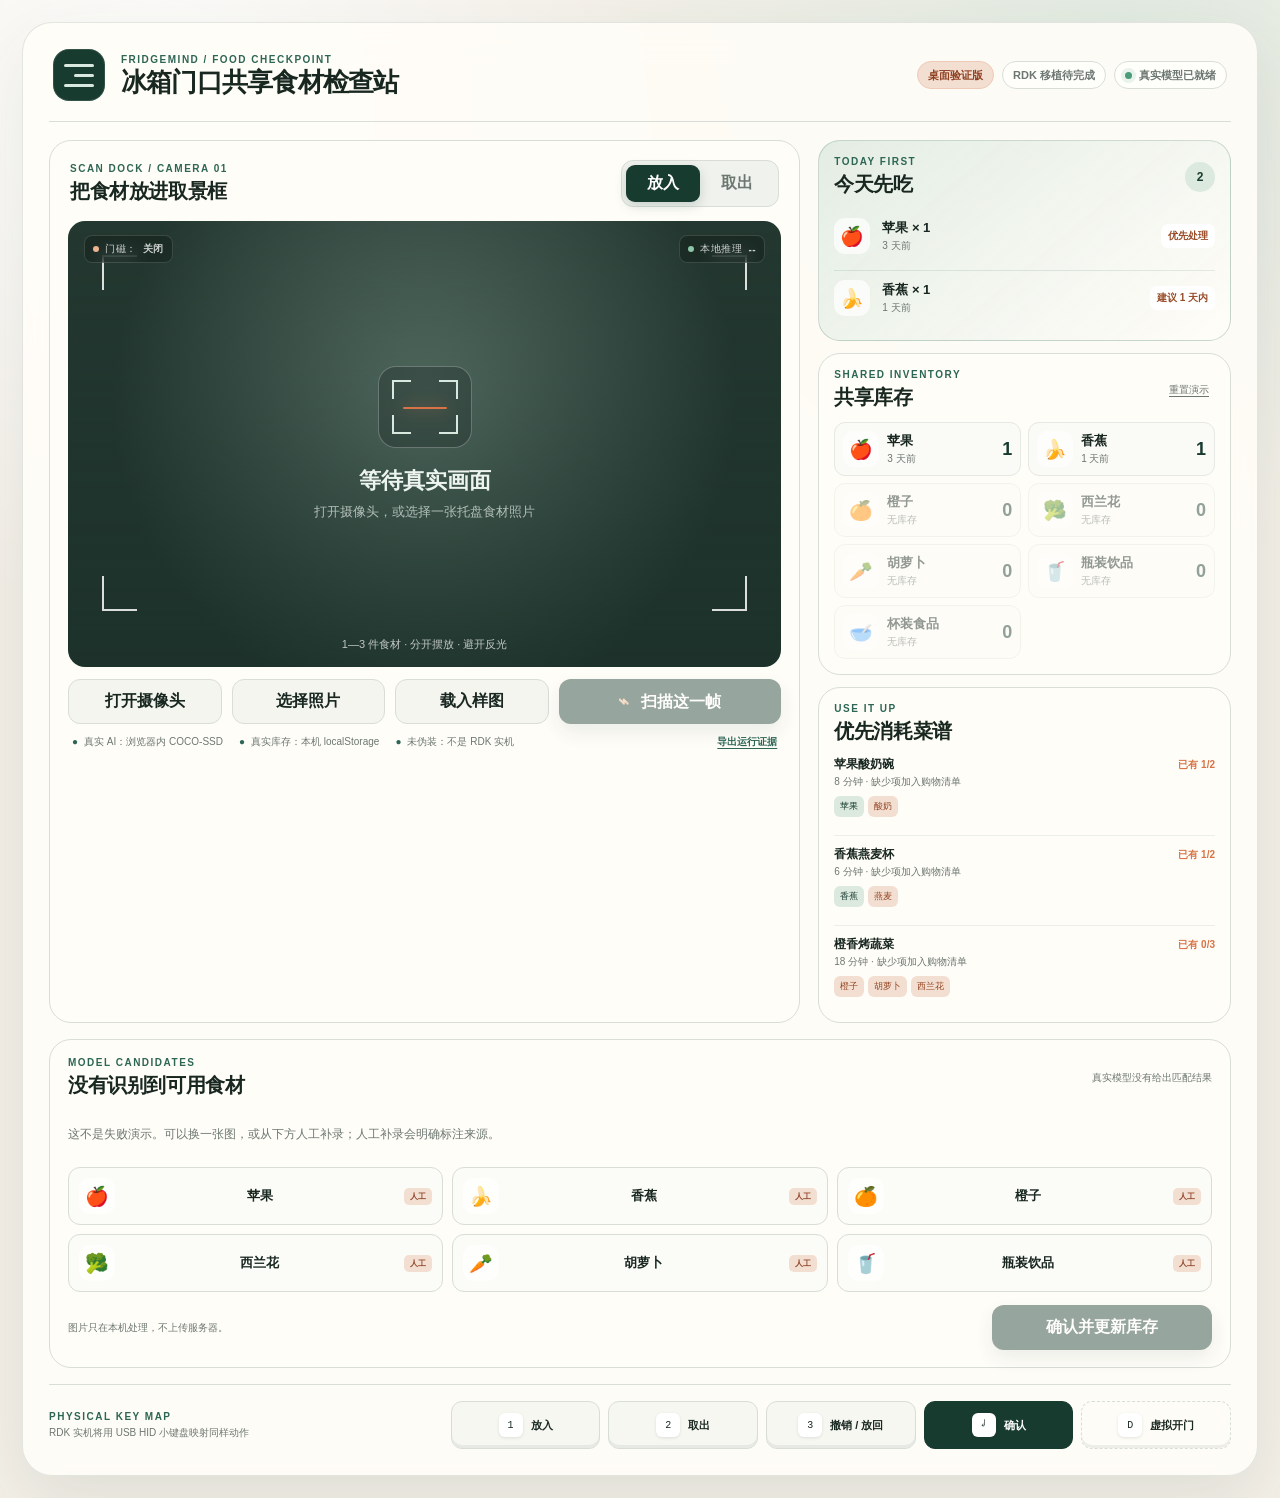
<file: projects/fridgemind/index.html>
<!doctype html>
<html lang="zh-CN">
  <head>
    <meta charset="UTF-8" />
    <meta name="viewport" content="width=device-width, initial-scale=1.0" />
    <meta
      name="description"
      content="FridgeMind 桌面交互验证：真实模型识别、人工确认与本地库存流程。"
    />
    <title>FridgeMind 检查站｜桌面验证</title>
    <script type="module" crossorigin src="./assets/index-D0S35r3B.js"></script>
    <link rel="stylesheet" crossorigin href="./assets/index-DFIeZ_dP.css">
  </head>
  <body>
    <main class="app-shell">
      <header class="topbar">
        <div class="brand">
          <div class="brand-mark" aria-hidden="true">
            <span></span><span></span><span></span>
          </div>
          <div>
            <p class="eyebrow">FRIDGEMIND / FOOD CHECKPOINT</p>
            <h1>冰箱门口共享食材检查站</h1>
          </div>
        </div>
        <div class="system-state">
          <span class="status-pill status-pill--warn">桌面验证版</span>
          <span class="status-pill">RDK 移植待完成</span>
          <span id="model-status" class="status-dot">模型加载中</span>
        </div>
      </header>

      <section class="workspace">
        <section class="scanner-panel" aria-label="食材扫描区">
          <div class="panel-head">
            <div>
              <p class="eyebrow">SCAN DOCK / CAMERA 01</p>
              <h2>把食材放进取景框</h2>
            </div>
            <div class="mode-switch" role="group" aria-label="库存方向">
              <button class="mode-button is-active" data-mode="in">放入</button>
              <button class="mode-button" data-mode="out">取出</button>
            </div>
          </div>

          <div id="video-stage" class="video-stage">
            <video id="camera" autoplay playsinline muted></video>
            <canvas id="snapshot" width="960" height="600"></canvas>
            <div id="empty-stage" class="empty-stage">
              <div class="scan-icon" aria-hidden="true">
                <i></i><i></i><i></i><i></i>
                <span></span>
              </div>
              <strong>等待真实画面</strong>
              <p>打开摄像头，或选择一张托盘食材照片</p>
            </div>
            <div class="scan-corners" aria-hidden="true">
              <i></i><i></i><i></i><i></i>
            </div>
            <div id="scan-line" class="scan-line" aria-hidden="true"></div>
            <div class="stage-hud">
              <span><b id="door-dot"></b> 门磁：<strong id="door-state">关闭</strong></span>
              <span><b></b> 本地推理 <strong id="inference-time">--</strong></span>
            </div>
            <div class="stage-note">1—3 件食材 · 分开摆放 · 避开反光</div>
          </div>

          <div class="capture-controls">
            <button id="camera-btn" class="button button--soft" type="button">
              打开摄像头
            </button>
            <button id="upload-btn" class="button button--soft" type="button">
              选择照片
            </button>
            <button id="sample-btn" class="button button--soft" type="button">
              载入样图
            </button>
            <input id="file-input" type="file" accept="image/*" hidden />
            <button id="scan-btn" class="button button--scan" type="button" disabled>
              <span class="button-icon">⌁</span>
              扫描这一帧
            </button>
          </div>

          <div class="prototype-note">
            <span>真实 AI：浏览器内 COCO-SSD</span>
            <span>真实库存：本机 localStorage</span>
            <span>未伪装：不是 RDK 实机</span>
            <button id="export-btn" class="evidence-button" type="button">
              导出运行证据
            </button>
          </div>
        </section>

        <aside class="insight-panel">
          <section class="surface-card today-card">
            <div class="card-head">
              <div>
                <p class="eyebrow">TODAY FIRST</p>
                <h2>今天先吃</h2>
              </div>
              <span id="today-count" class="count-bubble">0</span>
            </div>
            <div id="today-list" class="today-list"></div>
          </section>

          <section class="surface-card inventory-card">
            <div class="card-head">
              <div>
                <p class="eyebrow">SHARED INVENTORY</p>
                <h2>共享库存</h2>
              </div>
              <button id="reset-btn" class="text-button" type="button">重置演示</button>
            </div>
            <div id="inventory-list" class="inventory-list"></div>
          </section>

          <section class="surface-card recipe-card">
            <div class="card-head">
              <div>
                <p class="eyebrow">USE IT UP</p>
                <h2>优先消耗菜谱</h2>
              </div>
            </div>
            <div id="recipe-list" class="recipe-list"></div>
          </section>
        </aside>
      </section>

      <section id="candidate-drawer" class="candidate-drawer" aria-live="polite">
        <div class="candidate-head">
          <div>
            <p class="eyebrow">MODEL CANDIDATES</p>
            <h2 id="candidate-title">扫描后在这里确认</h2>
          </div>
          <span id="candidate-meta">等待输入</span>
        </div>
        <div id="candidate-list" class="candidate-list">
          <p class="muted-copy">打开摄像头或选择照片，然后点击“扫描这一帧”。</p>
        </div>
        <div class="drawer-actions">
          <p id="privacy-note">图片只在本机处理，不上传服务器。</p>
          <button id="confirm-btn" class="button button--confirm" type="button" disabled>
            确认并更新库存
          </button>
        </div>
      </section>

      <footer class="control-deck">
        <div class="control-copy">
          <p class="eyebrow">PHYSICAL KEY MAP</p>
          <span>RDK 实机将用 USB HID 小键盘映射同样动作</span>
        </div>
        <button class="keycap" data-action="in"><kbd>1</kbd><span>放入</span></button>
        <button class="keycap" data-action="out"><kbd>2</kbd><span>取出</span></button>
        <button class="keycap" data-action="undo"><kbd>3</kbd><span>撤销 / 放回</span></button>
        <button class="keycap keycap--primary" data-action="confirm">
          <kbd>↵</kbd><span>确认</span>
        </button>
        <button id="door-btn" class="keycap keycap--ghost" type="button">
          <kbd>D</kbd><span>虚拟开门</span>
        </button>
      </footer>

      <div id="toast" class="toast" role="status" aria-live="polite"></div>
    </main>
    <script id="runtime-evidence" type="application/json">null</script>
  </body>
</html>
</file>
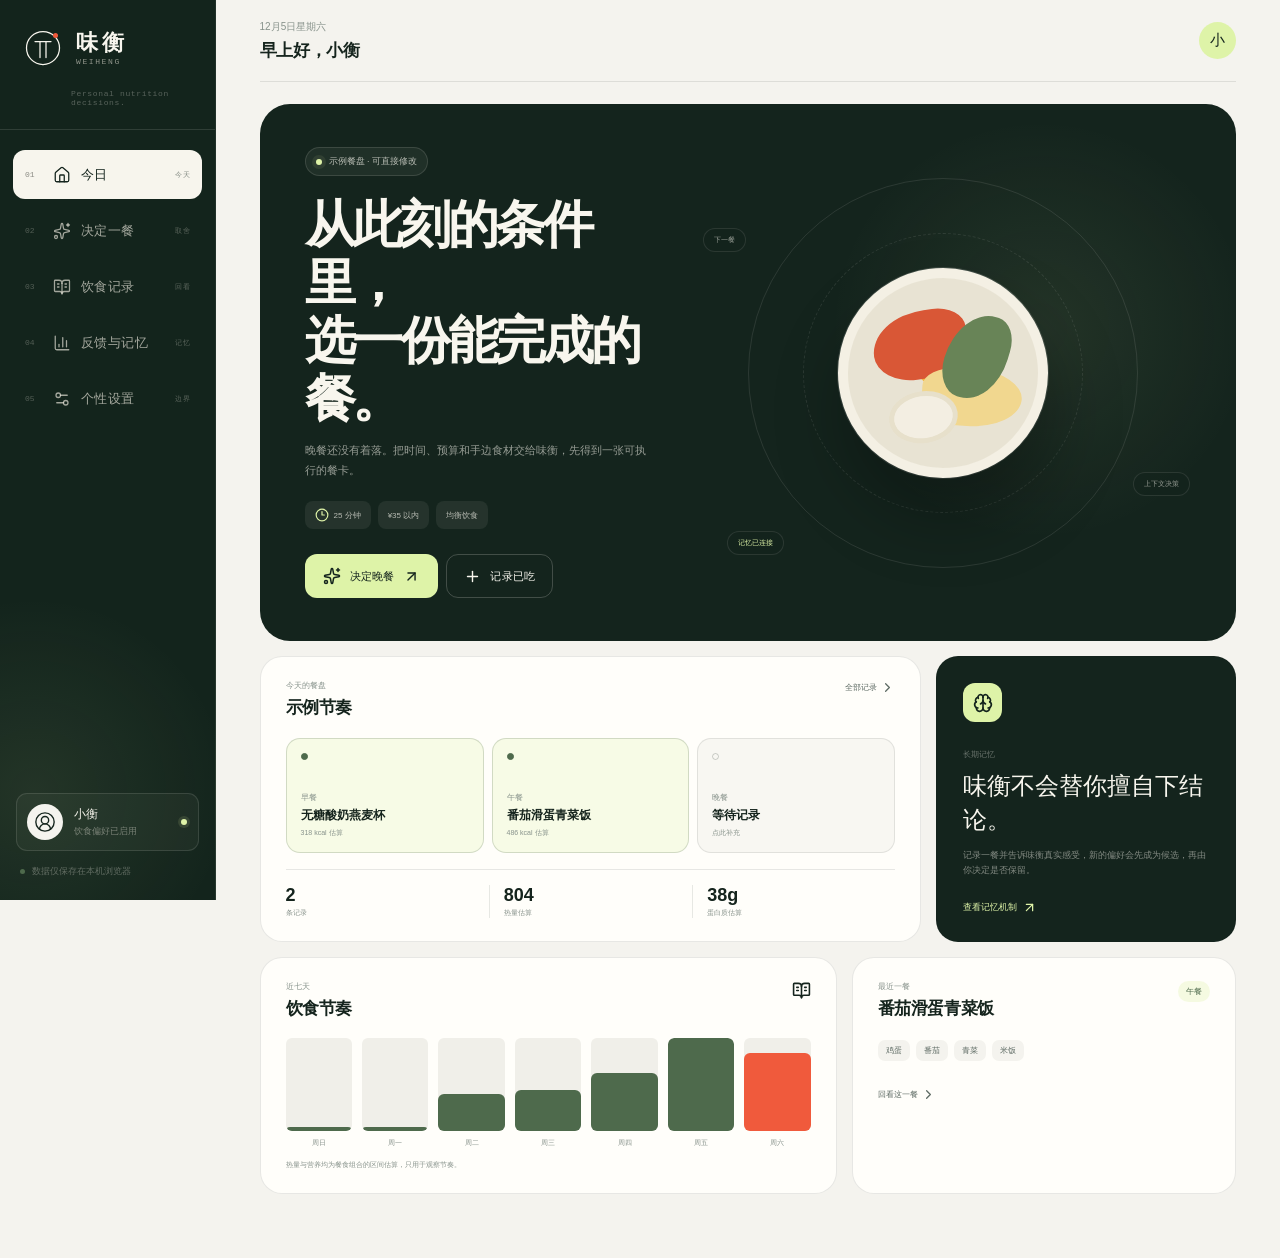
<file: projects/weiheng/index.html>
<!doctype html>
<html lang="zh-CN">
  <head>
    <meta charset="UTF-8" />
    <meta name="viewport" content="width=device-width, initial-scale=1.0" />
    <meta
      name="description"
      content="味衡 WEIHENG，一款从当下条件出发的 AI 饮食决策与个性化管理产品。"
    />
    <meta name="theme-color" content="#f2efe5" />
    <link
      rel="icon"
      href="data:image/svg+xml,%3Csvg xmlns='http://www.w3.org/2000/svg' viewBox='0 0 64 64'%3E%3Crect width='64' height='64' rx='16' fill='%23252520'/%3E%3Ccircle cx='32' cy='32' r='20' fill='none' stroke='%23f2efe5' stroke-width='2'/%3E%3Cpath d='M21 23h22M27 23v20M37 23v20' stroke='%23dc5237' stroke-width='4' stroke-linecap='round'/%3E%3C/svg%3E"
    />
    <title>味衡 WEIHENG｜让下一餐有依据</title>
    <script type="module" crossorigin src="./assets/index-unDz4W2A.js"></script>
    <link rel="stylesheet" crossorigin href="./assets/index-Dcl9ceLx.css">
  </head>
  <body>
    <div id="root"></div>
  </body>
</html>
</file>
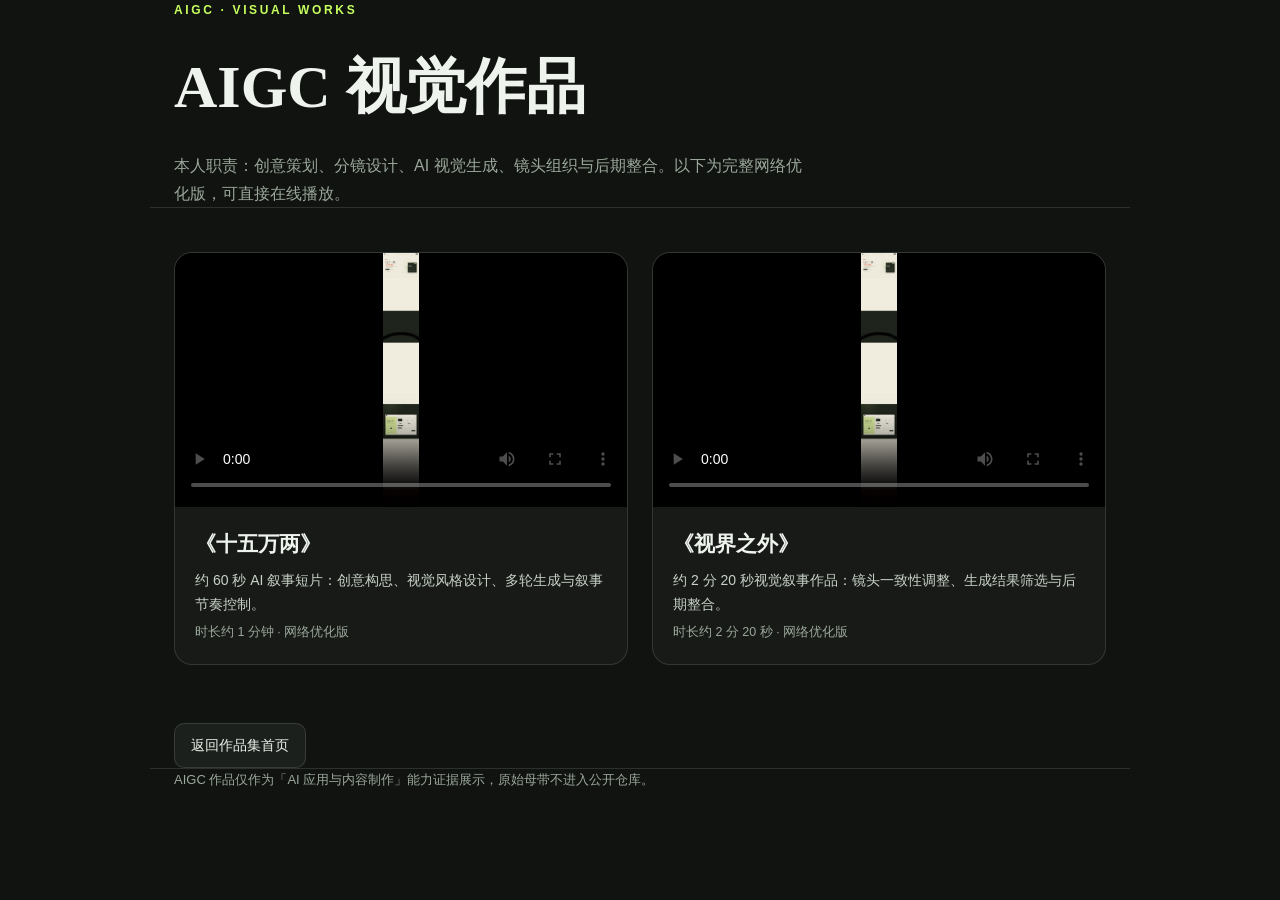
<file: aigc.html>
<!doctype html>
<html lang="zh-CN">
<head>
<meta charset="UTF-8">
<meta name="viewport" content="width=device-width, initial-scale=1.0">
<meta name="theme-color" content="#101310">
<meta name="description" content="Ray 的 AIGC 视觉作品：《十五万两》《视界之外》。">
<title>Ray · AIGC 视觉作品</title>
<style>
  :root{--bg:#101310;--bg2:#171a17;--panel:#1c201c;--line:rgba(235,245,235,.13);--ink:#eef3ed;--mut:#9aa79a;--accent:#c8ff5e;--accent2:#6ee7ff;--serif:"Songti SC","STSong","Noto Serif CJK SC",Georgia,serif;--sans:-apple-system,BlinkMacSystemFont,"PingFang SC","Hiragino Sans GB","Microsoft YaHei",sans-serif}
  *{box-sizing:border-box;margin:0;padding:0}
  body{background:var(--bg);color:var(--ink);font-family:var(--sans);line-height:1.7}
  a{color:inherit;text-decoration:none}
  .wrap{max-width:980px;margin:0 auto;padding:0 24px}
  header{padding:76px 0 44px;border-bottom:1px solid var(--line)}
  .kicker{font-size:12px;letter-spacing:.22em;color:var(--accent);font-weight:600;text-transform:uppercase}
  h1{font-family:var(--serif);font-size:clamp(36px,6vw,60px);font-weight:600;margin:16px 0 14px}
  .lead{color:var(--mut);max-width:640px}
  .grid{display:grid;grid-template-columns:1fr 1fr;gap:24px;margin:44px 0}
  @media(max-width:720px){.grid{grid-template-columns:1fr}}
  .work{border:1px solid var(--line);border-radius:18px;background:var(--bg2);overflow:hidden}
  video{width:100%;display:block;background:#000;aspect-ratio:16/9}
  .bd{padding:20px}
  .bd h2{font-family:var(--serif);font-size:21px;font-weight:600;margin-bottom:6px}
  .bd p{font-size:14px;color:#c8d2c8;margin-bottom:6px}
  .bd .meta{font-size:12.5px;color:var(--mut)}
  .btn{display:inline-block;font-size:14px;padding:10px 16px;border-radius:10px;border:1px solid var(--line);background:var(--panel);color:var(--ink);margin-top:14px}
  footer{padding:44px 0 64px;border-top:1px solid var(--line);color:var(--mut);font-size:13px}
</style>
</head>
<body>
<header class="wrap">
  <div class="kicker">AIGC · Visual Works</div>
  <h1>AIGC 视觉作品</h1>
  <p class="lead">本人职责：创意策划、分镜设计、AI 视觉生成、镜头组织与后期整合。以下为完整网络优化版，可直接在线播放。</p>
</header>
<main class="wrap">
  <div class="grid">
    <article class="work">
      <video src="assets/videos/fifteen-taels-web.mp4" controls preload="metadata" poster="assets/evidence/weiheng-static.png"></video>
      <div class="bd">
        <h2>《十五万两》</h2>
        <p>约 60 秒 AI 叙事短片：创意构思、视觉风格设计、多轮生成与叙事节奏控制。</p>
        <div class="meta">时长约 1 分钟 · 网络优化版</div>
      </div>
    </article>
    <article class="work">
      <video src="assets/videos/beyond-vision-web.mp4" controls preload="metadata" poster="assets/evidence/weiheng-static.png"></video>
      <div class="bd">
        <h2>《视界之外》</h2>
        <p>约 2 分 20 秒视觉叙事作品：镜头一致性调整、生成结果筛选与后期整合。</p>
        <div class="meta">时长约 2 分 20 秒 · 网络优化版</div>
      </div>
    </article>
  </div>
  <a class="btn" href="index.html">返回作品集首页</a>
</main>
<footer class="wrap">AIGC 作品仅作为「AI 应用与内容制作」能力证据展示，原始母带不进入公开仓库。</footer>
</body>
</html>
</file>
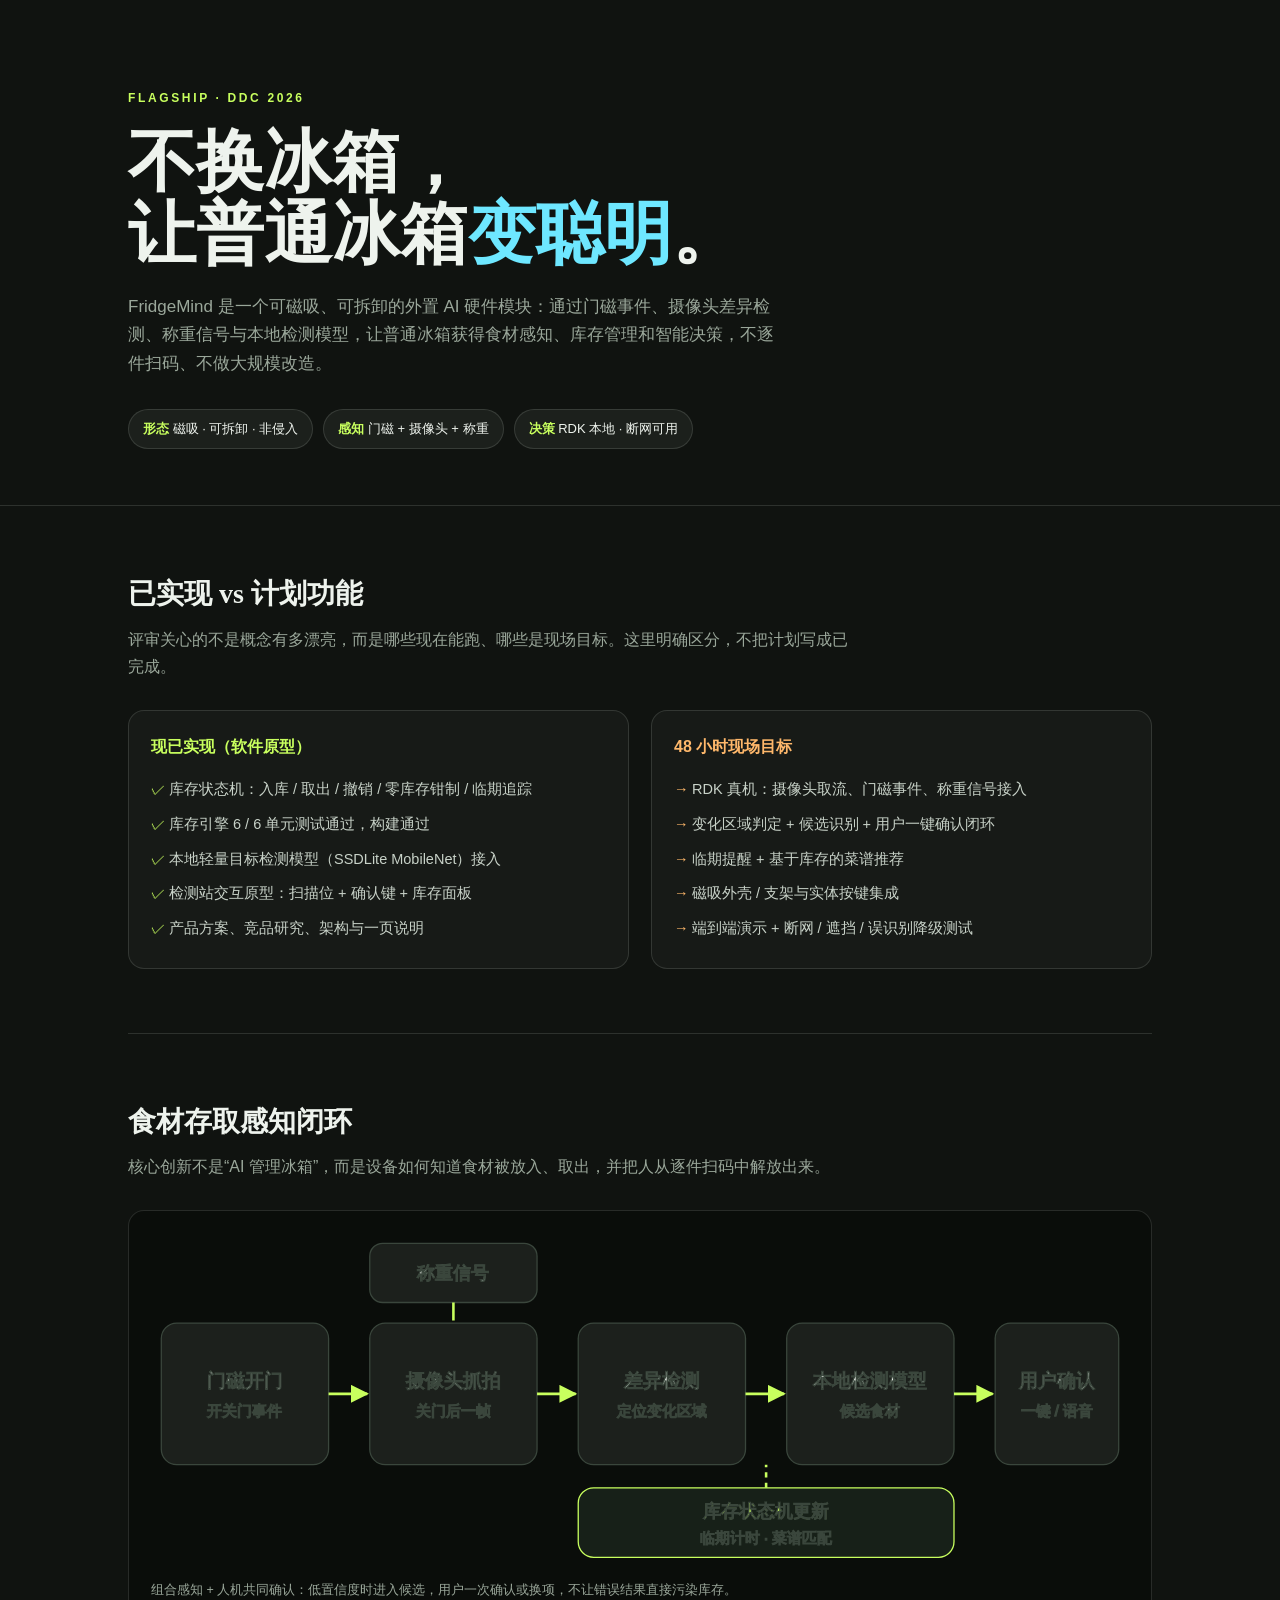
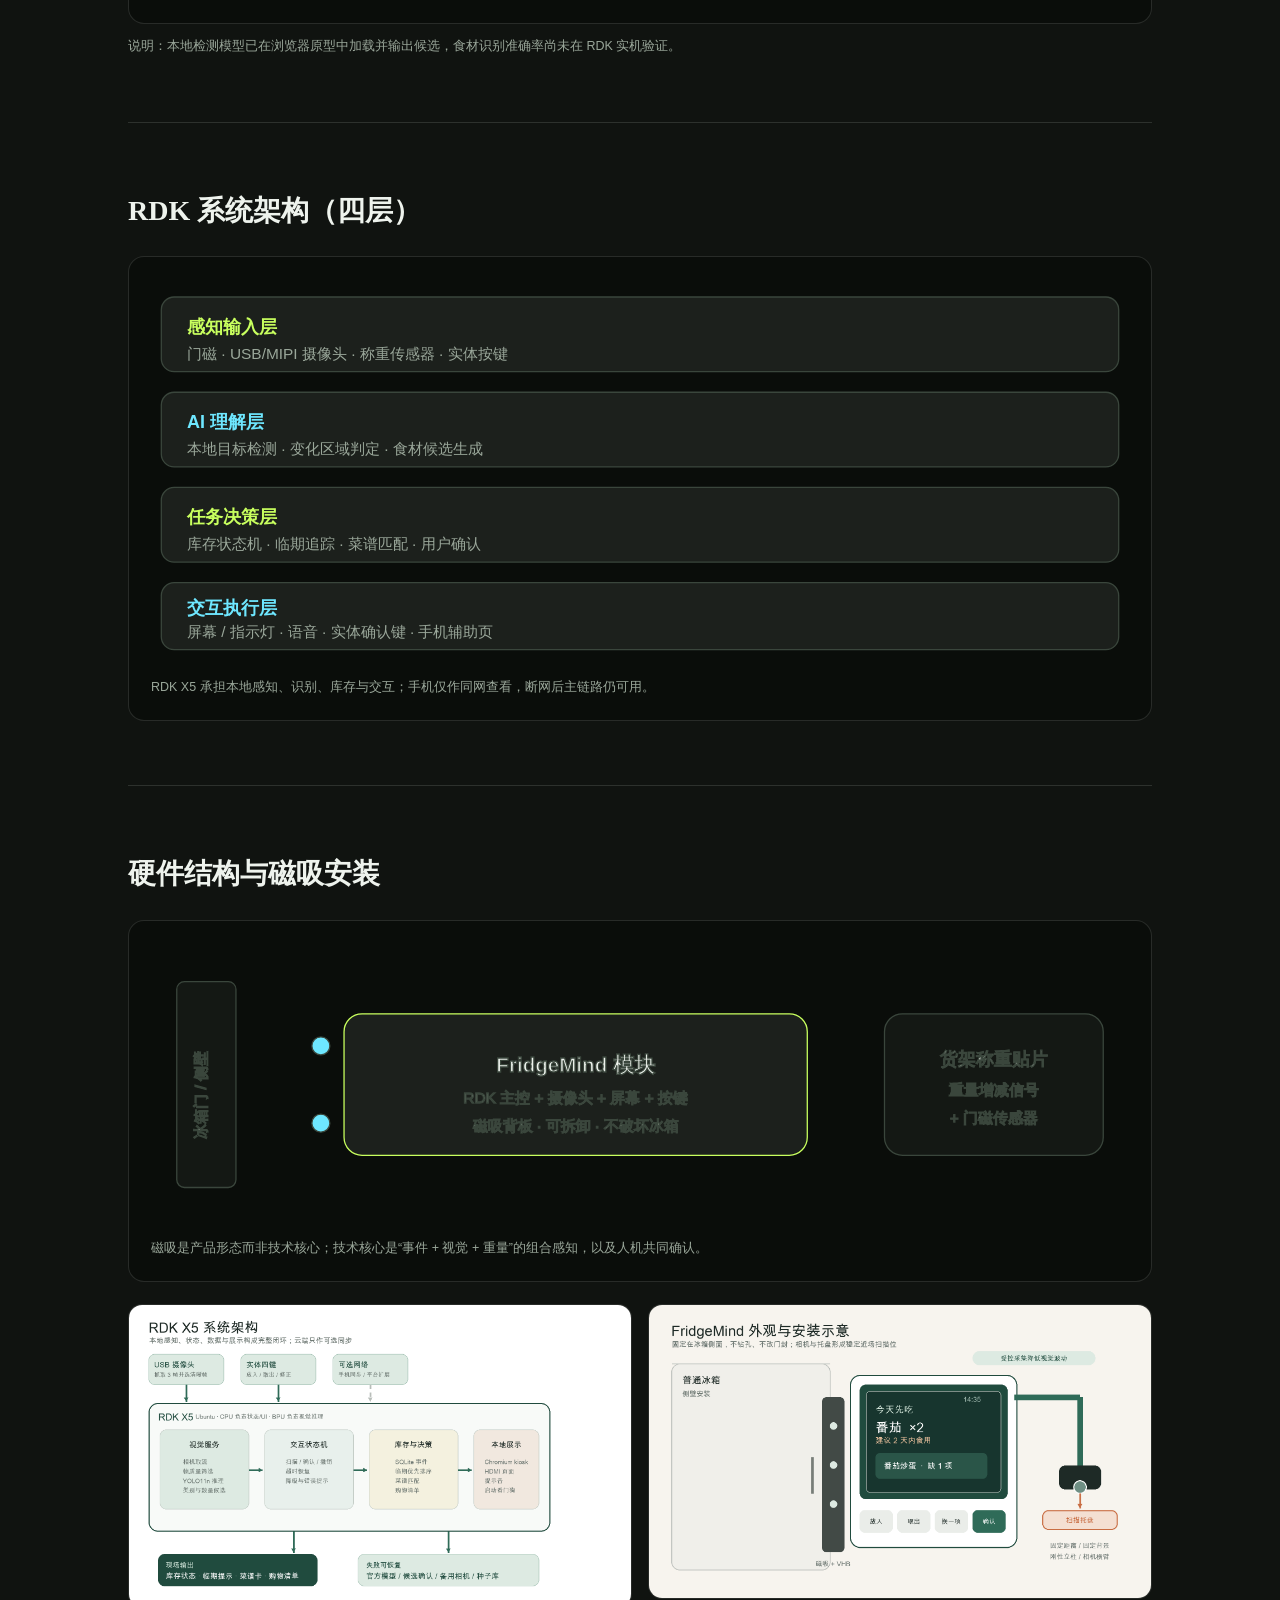
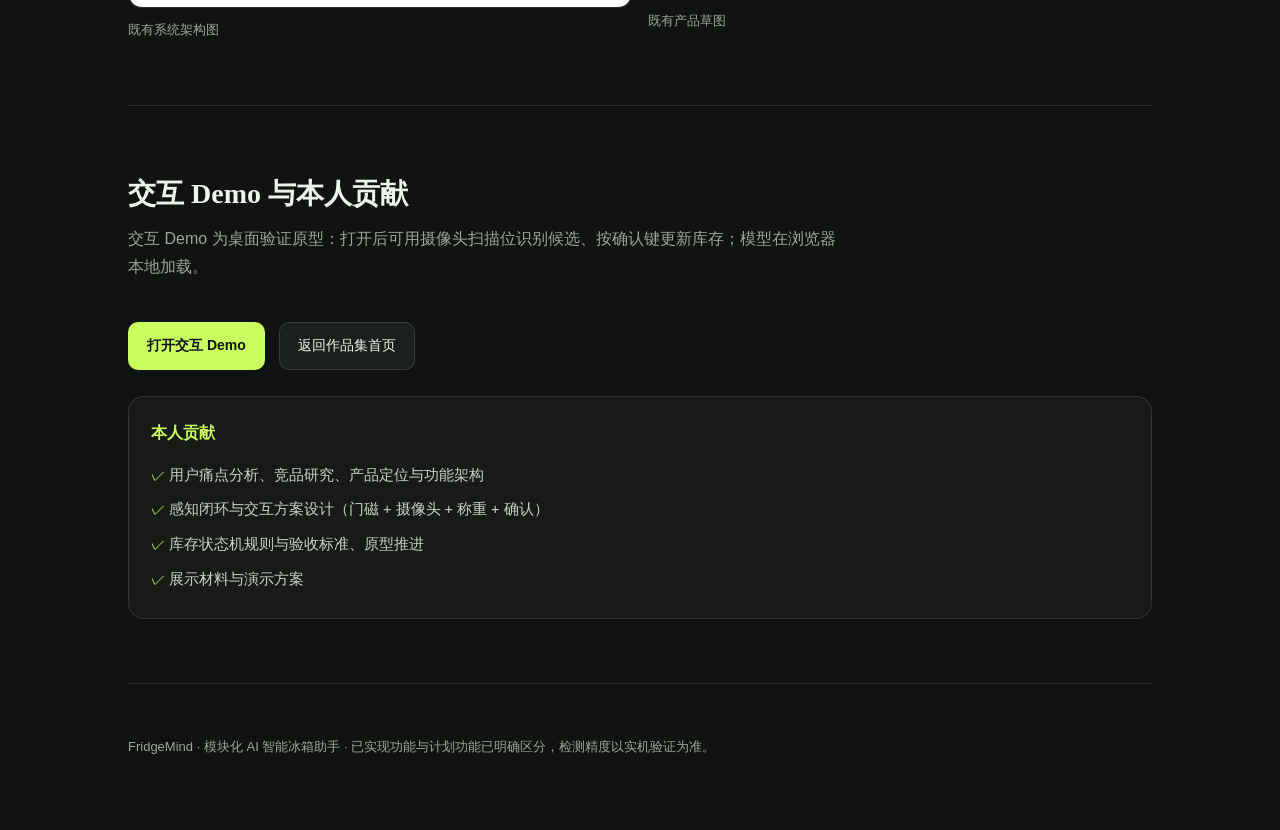
<file: fridgemind.html>
<!doctype html>
<html lang="zh-CN">
<head>
<meta charset="UTF-8">
<meta name="viewport" content="width=device-width, initial-scale=1.0">
<meta name="theme-color" content="#101310">
<meta name="description" content="FridgeMind｜模块化 AI 智能冰箱助手：不换冰箱、可磁吸可拆卸，让普通冰箱获得食材感知、库存管理与智能决策。">
<title>FridgeMind｜模块化 AI 智能冰箱助手</title>
<style>
  :root{--bg:#101310;--bg2:#171a17;--panel:#1c201c;--line:rgba(235,245,235,.13);--ink:#eef3ed;--mut:#9aa79a;--accent:#c8ff5e;--accent2:#6ee7ff;--warn:#ffb86b;--serif:"Songti SC","STSong","Noto Serif CJK SC",Georgia,serif;--sans:-apple-system,BlinkMacSystemFont,"PingFang SC","Hiragino Sans GB","Microsoft YaHei",sans-serif}
  *{box-sizing:border-box;margin:0;padding:0}
  body{background:var(--bg);color:var(--ink);font-family:var(--sans);line-height:1.7;-webkit-font-smoothing:antialiased}
  a{color:inherit;text-decoration:none}
  .wrap{max-width:1080px;margin:0 auto;padding:0 28px}
  header{padding:88px 0 56px;border-bottom:1px solid var(--line)}
  .kicker{font-size:12px;letter-spacing:.22em;text-transform:uppercase;color:var(--accent);font-weight:600}
  h1{font-family:var(--serif);font-size:clamp(38px,6.5vw,68px);line-height:1.06;font-weight:600;margin:18px 0 22px}
  h1 em{font-style:normal;color:var(--accent2)}
  .lead{max-width:660px;font-size:17px;color:var(--mut)}
  .chips{display:flex;flex-wrap:wrap;gap:10px;margin-top:30px}
  .chip{border:1px solid var(--line);background:var(--panel);padding:8px 14px;border-radius:999px;font-size:13px}
  .chip b{color:var(--accent)}
  section{padding:64px 0;border-bottom:1px solid var(--line)}
  h2{font-family:var(--serif);font-size:28px;font-weight:600;margin-bottom:8px}
  .sub{color:var(--mut);margin-bottom:30px;max-width:720px}
  .cols{display:grid;grid-template-columns:1fr 1fr;gap:22px}
  @media(max-width:720px){.cols{grid-template-columns:1fr}}
  .box{border:1px solid var(--line);border-radius:16px;background:var(--bg2);padding:22px}
  .box h3{font-size:16px;margin-bottom:12px;color:var(--accent)}
  .box.alt h3{color:var(--warn)}
  .box ul{list-style:none}
  .box li{font-size:14.5px;color:#c8d2c8;padding:5px 0;padding-left:18px;position:relative}
  .box li::before{content:"✓";position:absolute;left:0;color:var(--accent)}
  .box.alt li::before{content:"→";color:var(--warn)}
  .fig{background:#0a0d0a;border:1px solid var(--line);border-radius:16px;padding:22px;margin-top:22px}
  .fig svg{width:100%;height:auto;display:block}
  .figcap{font-size:12.5px;color:var(--mut);margin-top:12px}
  .imgs{display:grid;grid-template-columns:1fr 1fr;gap:16px;margin-top:22px}
  @media(max-width:720px){.imgs{grid-template-columns:1fr}}
  .imgs img{width:100%;border:1px solid var(--line);border-radius:14px;display:block;background:#0a0d0a}
  .btn{display:inline-block;font-size:14px;padding:11px 18px;border-radius:10px;border:1px solid var(--line);background:var(--panel);color:var(--ink);margin-right:10px;margin-top:12px}
  .btn.primary{background:var(--accent);color:#101310;border-color:transparent;font-weight:600}
  footer{padding:52px 0 72px;color:var(--mut);font-size:13px}
</style>
</head>
<body>

<header>
  <div class="wrap">
    <div class="kicker">Flagship · DDC 2026</div>
    <h1>不换冰箱，<br>让普通冰箱<em>变聪明</em>。</h1>
    <p class="lead">FridgeMind 是一个可磁吸、可拆卸的外置 AI 硬件模块：通过门磁事件、摄像头差异检测、称重信号与本地检测模型，让普通冰箱获得食材感知、库存管理和智能决策，不逐件扫码、不做大规模改造。</p>
    <div class="chips">
      <span class="chip"><b>形态</b> 磁吸 · 可拆卸 · 非侵入</span>
      <span class="chip"><b>感知</b> 门磁 + 摄像头 + 称重</span>
      <span class="chip"><b>决策</b> RDK 本地 · 断网可用</span>
    </div>
  </div>
</header>

<main class="wrap">

  <section>
    <h2>已实现 vs 计划功能</h2>
    <p class="sub">评审关心的不是概念有多漂亮，而是哪些现在能跑、哪些是现场目标。这里明确区分，不把计划写成已完成。</p>
    <div class="cols">
      <div class="box">
        <h3>现已实现（软件原型）</h3>
        <ul>
          <li>库存状态机：入库 / 取出 / 撤销 / 零库存钳制 / 临期追踪</li>
          <li>库存引擎 6 / 6 单元测试通过，构建通过</li>
          <li>本地轻量目标检测模型（SSDLite MobileNet）接入</li>
          <li>检测站交互原型：扫描位 + 确认键 + 库存面板</li>
          <li>产品方案、竞品研究、架构与一页说明</li>
        </ul>
      </div>
      <div class="box alt">
        <h3>48 小时现场目标</h3>
        <ul>
          <li>RDK 真机：摄像头取流、门磁事件、称重信号接入</li>
          <li>变化区域判定 + 候选识别 + 用户一键确认闭环</li>
          <li>临期提醒 + 基于库存的菜谱推荐</li>
          <li>磁吸外壳 / 支架与实体按键集成</li>
          <li>端到端演示 + 断网 / 遮挡 / 误识别降级测试</li>
        </ul>
      </div>
    </div>
  </section>

  <section>
    <h2>食材存取感知闭环</h2>
    <p class="sub">核心创新不是“AI 管理冰箱”，而是设备如何知道食材被放入、取出，并把人从逐件扫码中解放出来。</p>
    <div class="fig">
      <svg viewBox="0 0 760 260" xmlns="http://www.w3.org/2000/svg" font-family="Helvetica,Arial,sans-serif">
        <defs><marker id="ar" viewBox="0 0 10 10" refX="9" refY="5" markerWidth="7" markerHeight="7" orient="auto"><path d="M0 0L10 5L0 10z" fill="#c8ff5e"/></marker></defs>
        <g fill="#1c201c" stroke="#3a463c">
          <rect x="8" y="70" width="130" height="110" rx="12"/><text x="73" y="120" text-anchor="middle" fill="#eef3ed" font-size="15">门磁开门</text><text x="73" y="142" text-anchor="middle" fill="#9aa79a" font-size="11.5">开关门事件</text>
          <rect x="170" y="70" width="130" height="110" rx="12"/><text x="235" y="120" text-anchor="middle" fill="#eef3ed" font-size="15">摄像头抓拍</text><text x="235" y="142" text-anchor="middle" fill="#9aa79a" font-size="11.5">关门后一帧</text>
          <rect x="332" y="70" width="130" height="110" rx="12"/><text x="397" y="120" text-anchor="middle" fill="#eef3ed" font-size="15">差异检测</text><text x="397" y="142" text-anchor="middle" fill="#9aa79a" font-size="11.5">定位变化区域</text>
          <rect x="494" y="70" width="130" height="110" rx="12"/><text x="559" y="120" text-anchor="middle" fill="#eef3ed" font-size="15">本地检测模型</text><text x="559" y="142" text-anchor="middle" fill="#9aa79a" font-size="11.5">候选食材</text>
          <rect x="656" y="70" width="96" height="110" rx="12"/><text x="704" y="120" text-anchor="middle" fill="#eef3ed" font-size="15">用户确认</text><text x="704" y="142" text-anchor="middle" fill="#9aa79a" font-size="11.5">一键 / 语音</text>
        </g>
        <g fill="#1c201c" stroke="#3a463c">
          <rect x="170" y="8" width="130" height="46" rx="10"/><text x="235" y="36" text-anchor="middle" fill="#eef3ed" font-size="14">称重信号</text>
          <rect x="332" y="198" width="292" height="54" rx="12" fill="#172018" stroke="#c8ff5e"/><text x="478" y="221" text-anchor="middle" fill="#c8ff5e" font-size="14">库存状态机更新</text><text x="478" y="241" text-anchor="middle" fill="#9aa79a" font-size="11.5">临期计时 · 菜谱匹配</text>
        </g>
        <g stroke="#c8ff5e" stroke-width="2" fill="none" marker-end="url(#ar)">
          <line x1="138" y1="125" x2="168" y2="125"/><line x1="300" y1="125" x2="330" y2="125"/><line x1="462" y1="125" x2="492" y2="125"/><line x1="624" y1="125" x2="654" y2="125"/>
          <path d="M235 54 L235 68" marker-end="none"/><path d="M478 198 L478 180" marker-end="none" stroke-dasharray="4 4"/>
        </g>
      </svg>
      <div class="figcap">组合感知 + 人机共同确认：低置信度时进入候选，用户一次确认或换项，不让错误结果直接污染库存。</div>
    </div>
    <div class="figcap">说明：本地检测模型已在浏览器原型中加载并输出候选，食材识别准确率尚未在 RDK 实机验证。</div>
  </section>

  <section>
    <h2>RDK 系统架构（四层）</h2>
    <div class="fig">
      <svg viewBox="0 0 760 300" xmlns="http://www.w3.org/2000/svg" font-family="Helvetica,Arial,sans-serif">
        <g font-size="14">
          <rect x="8" y="14" width="744" height="58" rx="10" fill="#1c201c" stroke="#3a463c"/><text x="28" y="42" fill="#c8ff5e" font-weight="700">感知输入层</text><text x="28" y="62" fill="#9aa79a" font-size="12">门磁 · USB/MIPI 摄像头 · 称重传感器 · 实体按键</text>
          <rect x="8" y="88" width="744" height="58" rx="10" fill="#1c201c" stroke="#3a463c"/><text x="28" y="116" fill="#6ee7ff" font-weight="700">AI 理解层</text><text x="28" y="136" fill="#9aa79a" font-size="12">本地目标检测 · 变化区域判定 · 食材候选生成</text>
          <rect x="8" y="162" width="744" height="58" rx="10" fill="#1c201c" stroke="#3a463c"/><text x="28" y="190" fill="#c8ff5e" font-weight="700">任务决策层</text><text x="28" y="210" fill="#9aa79a" font-size="12">库存状态机 · 临期追踪 · 菜谱匹配 · 用户确认</text>
          <rect x="8" y="236" width="744" height="52" rx="10" fill="#1c201c" stroke="#3a463c"/><text x="28" y="260" fill="#6ee7ff" font-weight="700">交互执行层</text><text x="28" y="278" fill="#9aa79a" font-size="12">屏幕 / 指示灯 · 语音 · 实体确认键 · 手机辅助页</text>
        </g>
      </svg>
      <div class="figcap">RDK X5 承担本地感知、识别、库存与交互；手机仅作同网查看，断网后主链路仍可用。</div>
    </div>
  </section>

  <section>
    <h2>硬件结构与磁吸安装</h2>
    <div class="fig">
      <svg viewBox="0 0 760 220" xmlns="http://www.w3.org/2000/svg" font-family="Helvetica,Arial,sans-serif">
        <g stroke="#3a463c">
          <rect x="20" y="30" width="46" height="160" rx="6" fill="#141814"/><text x="43" y="118" text-anchor="middle" fill="#9aa79a" font-size="12" transform="rotate(-90 43 118)">冰箱门 / 侧壁</text>
          <rect x="150" y="55" width="360" height="110" rx="14" fill="#1c201c" stroke="#c8ff5e"/><text x="330" y="100" text-anchor="middle" fill="#eef3ed" font-weight="700" font-size="16">FridgeMind 模块</text><text x="330" y="124" text-anchor="middle" fill="#9aa79a" font-size="12">RDK 主控 + 摄像头 + 屏幕 + 按键</text><text x="330" y="146" text-anchor="middle" fill="#9aa79a" font-size="12">磁吸背板 · 可拆卸 · 不破坏冰箱</text>
          <g fill="#6ee7ff"><circle cx="132" cy="80" r="7"/><circle cx="132" cy="140" r="7"/></g>
          <rect x="570" y="55" width="170" height="110" rx="14" fill="#141814"/><text x="655" y="95" text-anchor="middle" fill="#eef3ed" font-size="14">货架称重贴片</text><text x="655" y="118" text-anchor="middle" fill="#9aa79a" font-size="11.5">重量增减信号</text><text x="655" y="140" text-anchor="middle" fill="#9aa79a" font-size="11.5">+ 门磁传感器</text>
        </g>
      </svg>
      <div class="figcap">磁吸是产品形态而非技术核心；技术核心是“事件 + 视觉 + 重量”的组合感知，以及人机共同确认。</div>
    </div>
    <div class="imgs">
      <figure><img src="assets/fridgemind/architecture.png" alt="FridgeMind 系统架构"><figcaption class="figcap">既有系统架构图</figcaption></figure>
      <figure><img src="assets/fridgemind/product_sketch.png" alt="FridgeMind 产品草图"><figcaption class="figcap">既有产品草图</figcaption></figure>
    </div>
  </section>

  <section>
    <h2>交互 Demo 与本人贡献</h2>
    <p class="sub">交互 Demo 为桌面验证原型：打开后可用摄像头扫描位识别候选、按确认键更新库存；模型在浏览器本地加载。</p>
    <a class="btn primary" href="projects/fridgemind/">打开交互 Demo</a>
    <a class="btn" href="index.html">返回作品集首页</a>
    <div class="box" style="margin-top:26px">
      <h3>本人贡献</h3>
      <ul>
        <li>用户痛点分析、竞品研究、产品定位与功能架构</li>
        <li>感知闭环与交互方案设计（门磁 + 摄像头 + 称重 + 确认）</li>
        <li>库存状态机规则与验收标准、原型推进</li>
        <li>展示材料与演示方案</li>
      </ul>
    </div>
  </section>

</main>

<footer>
  <div class="wrap">FridgeMind · 模块化 AI 智能冰箱助手 · 已实现功能与计划功能已明确区分，检测精度以实机验证为准。</div>
</footer>

</body>
</html>
</file>
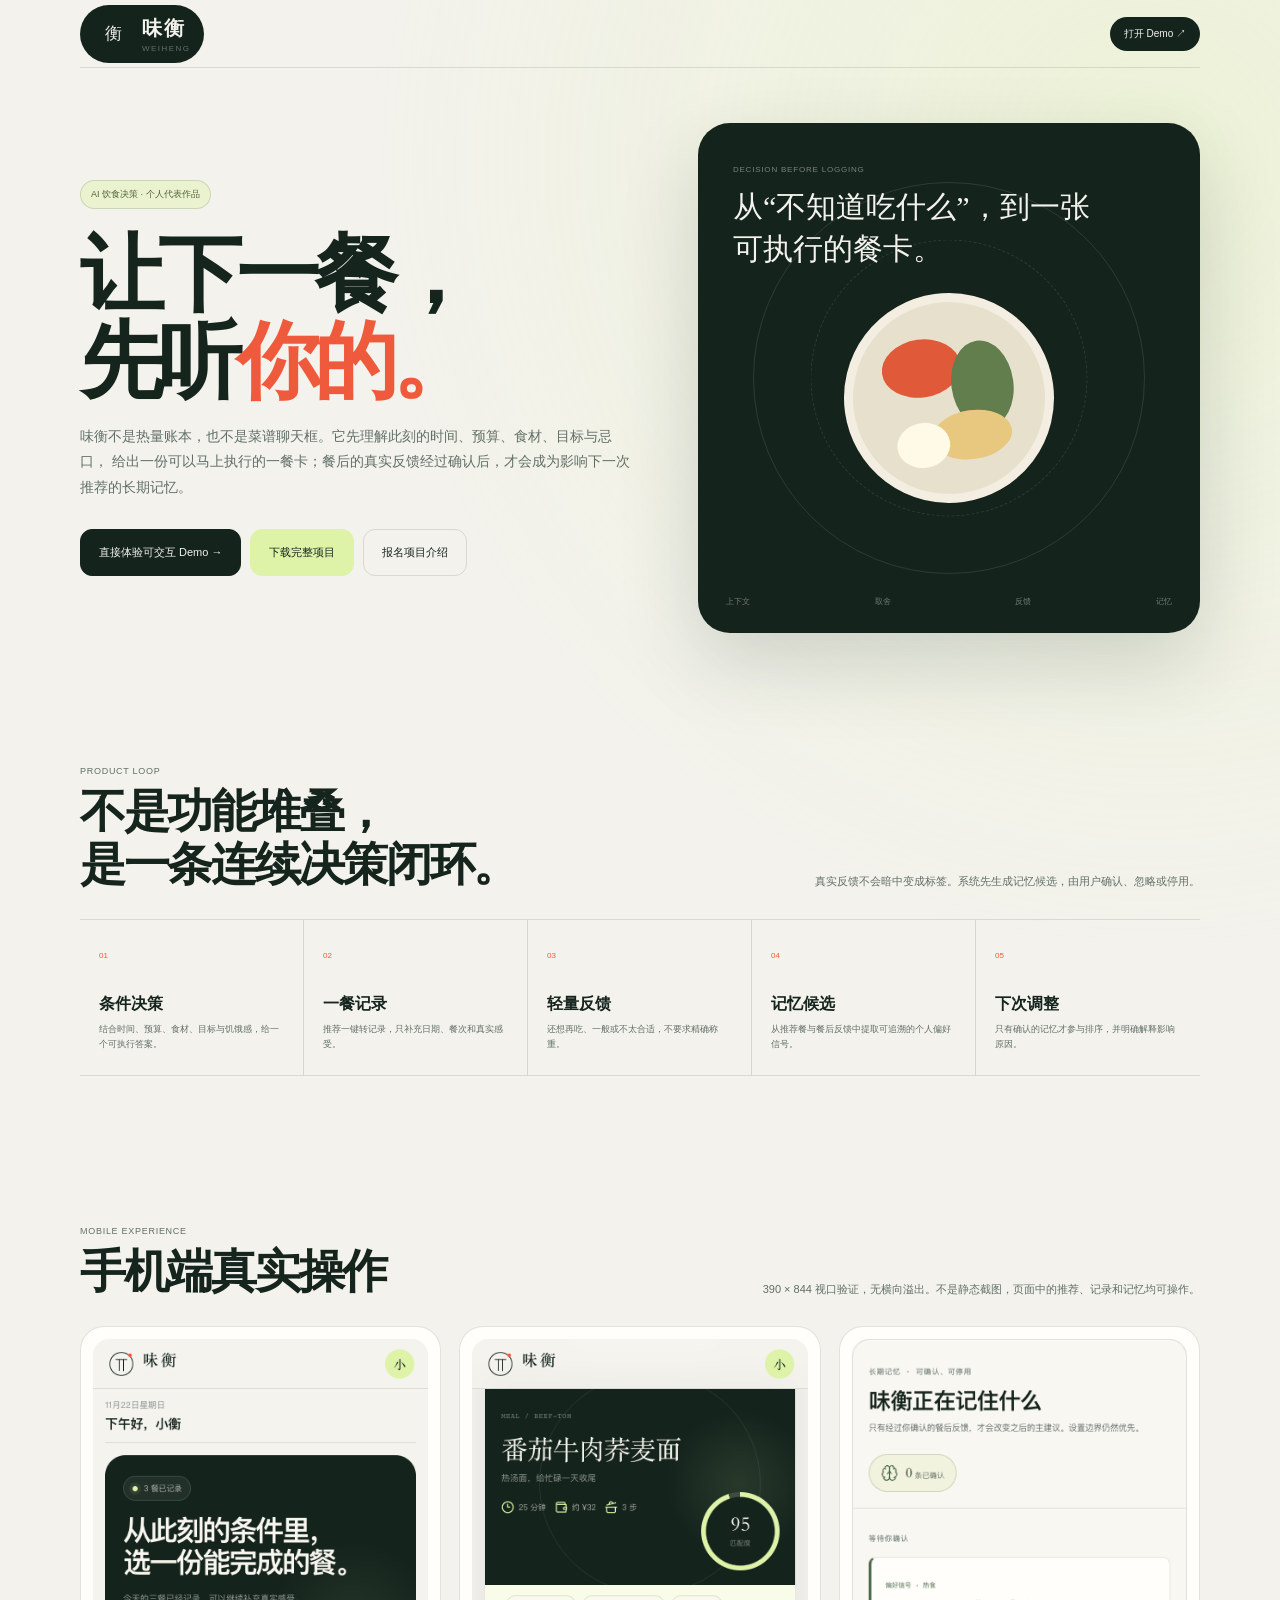
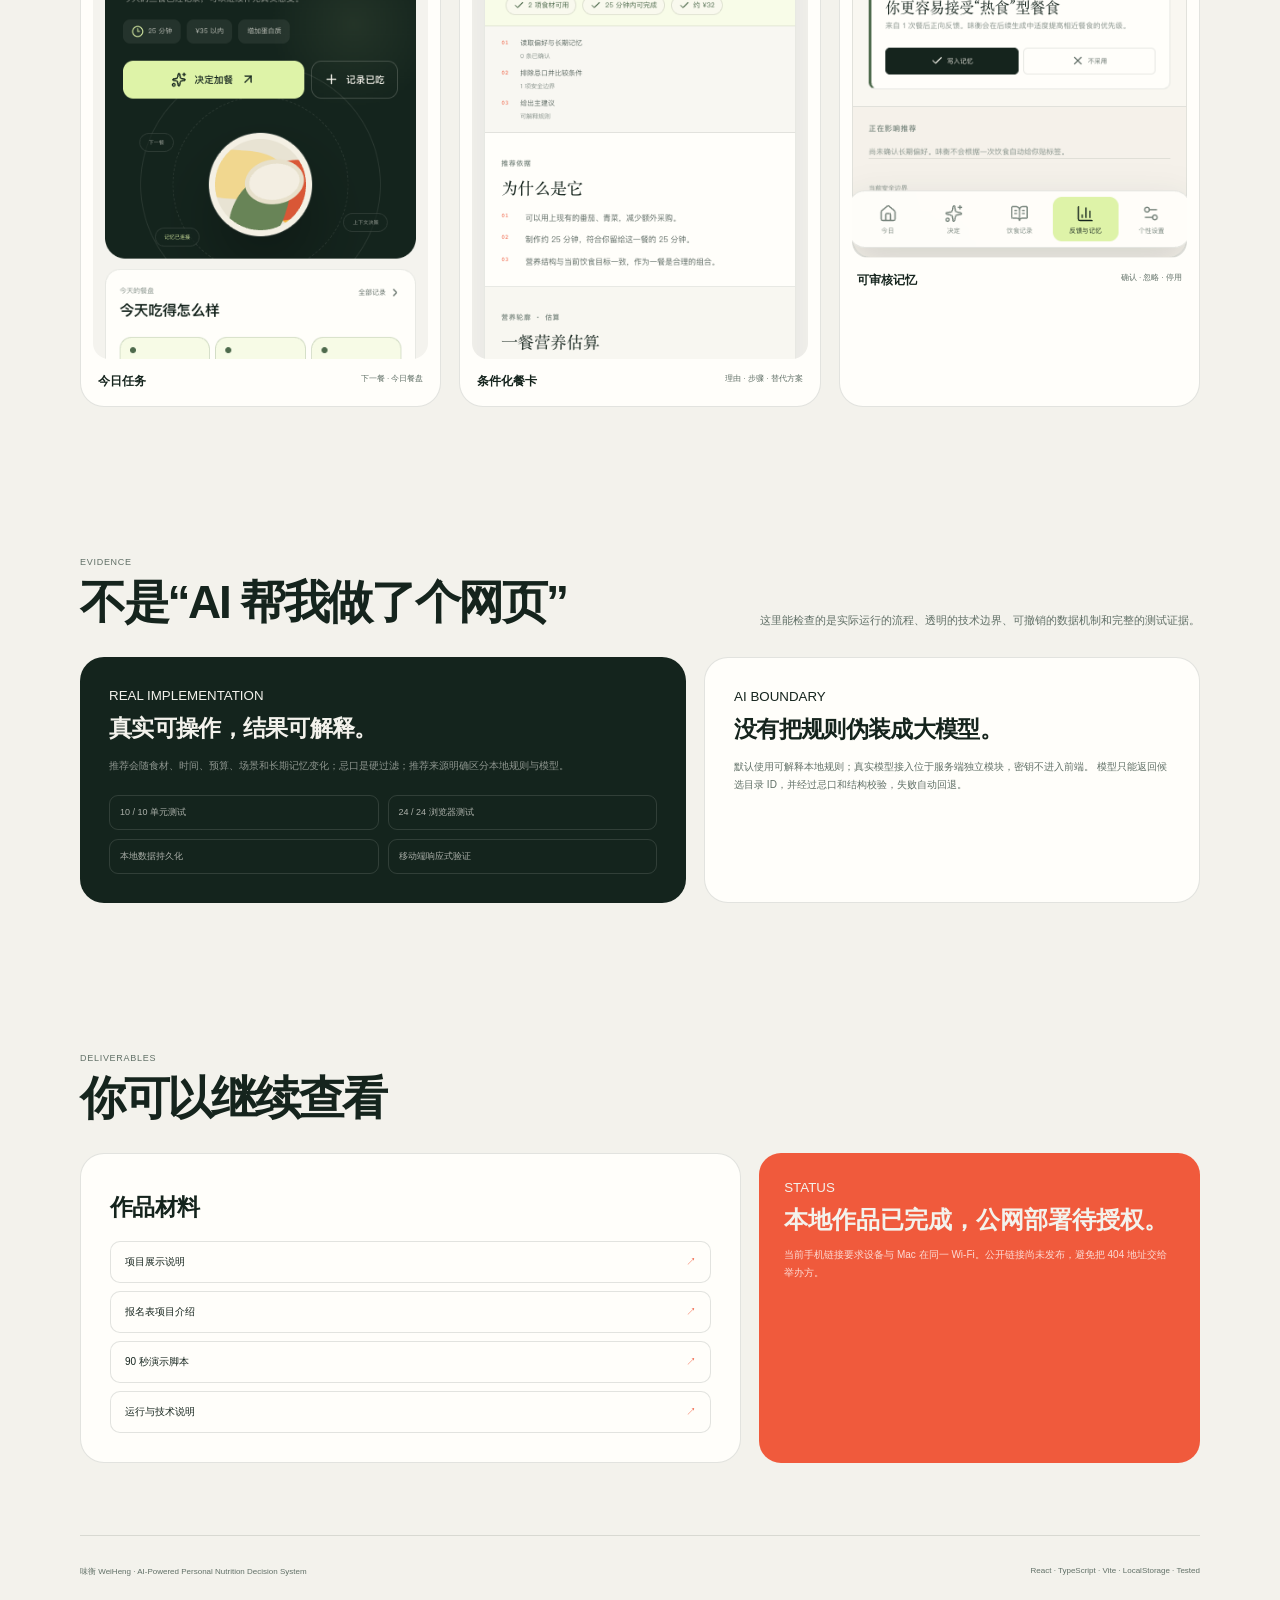
<file: projects/weiheng/showcase.html>
<!doctype html>
<html lang="zh-CN">
  <head>
    <meta charset="UTF-8" />
    <meta name="viewport" content="width=device-width, initial-scale=1" />
    <meta name="theme-color" content="#14241d" />
    <title>味衡 WeiHeng · 作品展示</title>
    <style>
      :root {
        --paper: #f3f2ec;
        --surface: #fffefa;
        --ink: #15241d;
        --soft: #617067;
        --line: rgba(21, 36, 29, 0.12);
        --dark: #14241d;
        --acid: #def3a8;
        --orange: #f05a3c;
        --serif: "Songti SC", "STSong", serif;
        --sans: "PingFang SC", "Hiragino Sans GB", "Microsoft YaHei", sans-serif;
      }

      * { box-sizing: border-box; }
      html { scroll-behavior: smooth; background: var(--paper); }
      body {
        margin: 0;
        color: var(--ink);
        background:
          radial-gradient(circle at 90% 5%, rgba(222, 243, 168, 0.3), transparent 24%),
          var(--paper);
        font-family: var(--sans);
        -webkit-font-smoothing: antialiased;
      }

      a { color: inherit; text-decoration: none; }
      img { display: block; width: 100%; }

      .shell {
        width: min(1120px, calc(100% - 36px));
        margin: 0 auto;
      }

      .topbar {
        display: flex;
        min-height: 68px;
        align-items: center;
        justify-content: space-between;
        border-bottom: 1px solid var(--line);
      }

      .brand {
        display: flex;
        gap: 10px;
        align-items: center;
      }

      .brand-mark {
        display: grid;
        width: 38px;
        height: 38px;
        place-items: center;
        color: var(--paper);
        font-family: var(--serif);
        font-size: 17px;
        border-radius: 50%;
        background: var(--dark);
      }

      .brand strong {
        display: block;
        font-family: var(--serif);
        font-size: 20px;
        letter-spacing: 0.12em;
      }

      .brand small {
        color: var(--soft);
        font-size: 8px;
        letter-spacing: 0.18em;
      }

      .topbar > a {
        padding: 10px 14px;
        color: var(--paper);
        font-size: 10px;
        border-radius: 999px;
        background: var(--dark);
      }

      .hero {
        display: grid;
        grid-template-columns: 1fr 0.9fr;
        gap: 60px;
        align-items: center;
        min-height: 620px;
        padding: 55px 0;
      }

      .eyebrow {
        display: inline-flex;
        gap: 7px;
        align-items: center;
        padding: 7px 10px;
        color: #506537;
        font-size: 9px;
        border: 1px solid rgba(78, 106, 76, 0.2);
        border-radius: 999px;
        background: rgba(222, 243, 168, 0.4);
      }

      .hero h1 {
        max-width: 620px;
        margin: 22px 0 18px;
        font-size: clamp(48px, 7vw, 84px);
        font-weight: 650;
        letter-spacing: -0.07em;
        line-height: 1.04;
      }

      .hero h1 em {
        color: var(--orange);
        font-style: normal;
      }

      .hero-copy > p {
        max-width: 570px;
        margin: 0;
        color: var(--soft);
        font-size: 14px;
        line-height: 1.85;
      }

      .hero-actions {
        display: flex;
        flex-wrap: wrap;
        gap: 9px;
        margin-top: 28px;
      }

      .button {
        display: inline-flex;
        min-height: 47px;
        align-items: center;
        justify-content: center;
        gap: 8px;
        padding: 0 18px;
        font-size: 11px;
        border: 1px solid var(--line);
        border-radius: 12px;
      }

      .button.primary {
        color: var(--paper);
        border-color: var(--dark);
        background: var(--dark);
      }

      .button.acid {
        color: var(--ink);
        border-color: var(--acid);
        background: var(--acid);
      }

      .hero-art {
        position: relative;
        min-height: 510px;
        overflow: hidden;
        color: var(--paper);
        border-radius: 32px;
        background: var(--dark);
        box-shadow: 0 30px 80px rgba(20, 36, 29, 0.16);
      }

      .hero-art::before,
      .hero-art::after {
        position: absolute;
        top: 50%;
        left: 50%;
        content: "";
        border: 1px solid rgba(243, 242, 236, 0.11);
        border-radius: 50%;
        transform: translate(-50%, -50%);
      }

      .hero-art::before { width: 390px; height: 390px; }
      .hero-art::after { width: 275px; height: 275px; border-style: dashed; }

      .hero-art-copy {
        position: relative;
        z-index: 2;
        padding: 35px;
      }

      .hero-art-copy span {
        color: rgba(243, 242, 236, 0.45);
        font-size: 8px;
        letter-spacing: 0.1em;
      }

      .hero-art-copy h2 {
        max-width: 370px;
        margin: 10px 0 0;
        font-family: var(--serif);
        font-size: 30px;
        font-weight: 500;
        line-height: 1.4;
      }

      .plate {
        position: absolute;
        top: 54%;
        left: 50%;
        width: 210px;
        height: 210px;
        overflow: hidden;
        border: 9px solid #f3eee1;
        border-radius: 50%;
        background: #e6e0cd;
        transform: translate(-50%, -50%) rotate(-8deg);
      }

      .plate i {
        position: absolute;
        display: block;
        border-radius: 50%;
      }

      .plate i:nth-child(1) { top: 34px; left: 33px; width: 79px; height: 58px; background: #e05a39; }
      .plate i:nth-child(2) { top: 43px; right: 30px; width: 62px; height: 88px; background: #627e4d; }
      .plate i:nth-child(3) { right: 38px; bottom: 32px; width: 80px; height: 49px; background: #e8c77e; }
      .plate i:nth-child(4) { bottom: 30px; left: 38px; width: 53px; height: 45px; background: #fff9e8; }

      .hero-meta {
        position: absolute;
        right: 28px;
        bottom: 26px;
        left: 28px;
        display: flex;
        justify-content: space-between;
        color: rgba(243, 242, 236, 0.42);
        font-size: 8px;
      }

      section { padding: 72px 0; }

      .section-head {
        display: flex;
        align-items: flex-end;
        justify-content: space-between;
        gap: 30px;
        margin-bottom: 28px;
      }

      .section-head small {
        color: var(--soft);
        font-size: 9px;
        letter-spacing: 0.08em;
      }

      .section-head h2 {
        margin: 7px 0 0;
        font-size: clamp(30px, 4vw, 46px);
        letter-spacing: -0.05em;
        line-height: 1.15;
      }

      .section-head p {
        max-width: 450px;
        margin: 0;
        color: var(--soft);
        font-size: 11px;
        line-height: 1.7;
      }

      .loop {
        display: grid;
        grid-template-columns: repeat(5, 1fr);
        border-top: 1px solid var(--line);
        border-bottom: 1px solid var(--line);
      }

      .loop article {
        min-height: 150px;
        padding: 24px 19px;
        border-right: 1px solid var(--line);
      }

      .loop article:last-child { border-right: 0; }
      .loop span { color: var(--orange); font-size: 8px; }
      .loop h3 { margin: 32px 0 7px; font-size: 16px; }
      .loop p { margin: 0; color: var(--soft); font-size: 9px; line-height: 1.65; }

      .screens {
        display: grid;
        grid-template-columns: repeat(3, 1fr);
        gap: 18px;
      }

      .screen-card {
        padding: 12px;
        border: 1px solid var(--line);
        border-radius: 24px;
        background: var(--surface);
      }

      .screen-card img {
        max-height: 620px;
        object-fit: cover;
        object-position: top;
        border-radius: 16px;
      }

      .screen-card > div {
        display: flex;
        justify-content: space-between;
        gap: 10px;
        padding: 14px 5px 4px;
      }

      .screen-card strong { font-size: 12px; }
      .screen-card span { color: var(--soft); font-size: 8px; }

      .evidence-grid {
        display: grid;
        grid-template-columns: 1.1fr 0.9fr;
        gap: 18px;
      }

      .dark-card,
      .light-card {
        padding: 29px;
        border-radius: 24px;
      }

      .dark-card { color: var(--paper); background: var(--dark); }
      .light-card { border: 1px solid var(--line); background: var(--surface); }
      .dark-card h3, .light-card h3 { margin: 9px 0 13px; font-size: 23px; letter-spacing: -0.03em; }
      .dark-card p, .light-card p { margin: 0; color: var(--soft); font-size: 10px; line-height: 1.8; }
      .dark-card p { color: rgba(243, 242, 236, 0.55); }

      .proof-list {
        display: grid;
        grid-template-columns: 1fr 1fr;
        gap: 9px;
        margin-top: 20px;
      }

      .proof-list span {
        padding: 10px;
        color: var(--soft);
        font-size: 9px;
        border: 1px solid var(--line);
        border-radius: 9px;
      }

      .dark-card .proof-list span {
        color: rgba(243, 242, 236, 0.68);
        border-color: rgba(243, 242, 236, 0.13);
      }

      .downloads {
        display: grid;
        grid-template-columns: 1.2fr 0.8fr;
        gap: 18px;
      }

      .download-list {
        display: grid;
        gap: 8px;
        margin-top: 18px;
      }

      .download-list a {
        display: flex;
        align-items: center;
        justify-content: space-between;
        padding: 13px 14px;
        font-size: 10px;
        border: 1px solid var(--line);
        border-radius: 10px;
        background: var(--surface);
      }

      .download-list a::after { content: "↗"; color: var(--orange); }

      .notice {
        padding: 25px;
        color: var(--paper);
        border-radius: 22px;
        background: var(--orange);
      }

      .notice h3 { margin: 8px 0 10px; font-size: 24px; }
      .notice p { margin: 0; color: rgba(255,255,255,.78); font-size: 10px; line-height: 1.75; }

      footer {
        display: flex;
        justify-content: space-between;
        gap: 30px;
        padding: 30px 0 50px;
        color: var(--soft);
        font-size: 8px;
        border-top: 1px solid var(--line);
      }

      @media (max-width: 800px) {
        .shell { width: min(100% - 28px, 620px); }
        .topbar { min-height: 60px; }
        .brand strong { font-size: 18px; }
        .hero { grid-template-columns: 1fr; gap: 28px; min-height: auto; padding: 34px 0 42px; }
        .hero h1 { font-size: clamp(44px, 13vw, 66px); }
        .hero-copy > p { font-size: 12px; }
        .hero-art { min-height: 420px; border-radius: 25px; }
        .hero-art-copy { padding: 25px; }
        .plate { width: 175px; height: 175px; }
        section { padding: 48px 0; }
        .section-head { flex-direction: column; align-items: flex-start; gap: 10px; }
        .loop { grid-template-columns: 1fr; }
        .loop article { min-height: auto; border-right: 0; border-bottom: 1px solid var(--line); }
        .loop article:last-child { border-bottom: 0; }
        .loop h3 { margin-top: 12px; }
        .screens { grid-template-columns: 1fr; }
        .screen-card img { max-height: none; object-fit: contain; }
        .evidence-grid, .downloads { grid-template-columns: 1fr; }
        .hero-actions { display: grid; grid-template-columns: 1fr 1fr; }
        .hero-actions .button:first-child { grid-column: 1 / -1; }
        footer { flex-direction: column; gap: 8px; }
      }
    </style>
  </head>
  <body>
    <div class="shell">
      <header class="topbar">
        <a class="brand" href="./">
          <span class="brand-mark">衡</span>
          <span><strong>味衡</strong><small>WEIHENG</small></span>
        </a>
        <a href="./">打开 Demo ↗</a>
      </header>

      <main>
        <section class="hero">
          <div class="hero-copy">
            <span class="eyebrow">AI 饮食决策 · 个人代表作品</span>
            <h1>让下一餐，<br>先听<em>你的。</em></h1>
            <p>
              味衡不是热量账本，也不是菜谱聊天框。它先理解此刻的时间、预算、食材、目标与忌口，
              给出一份可以马上执行的一餐卡；餐后的真实反馈经过确认后，才会成为影响下一次推荐的长期记忆。
            </p>
            <div class="hero-actions">
              <a class="button primary" href="./">直接体验可交互 Demo →</a>
              <a class="button acid" href="downloads/weiheng-v3.zip" download>下载完整项目</a>
              <a class="button" href="downloads/APPLICATION_DESCRIPTION.md">报名项目介绍</a>
            </div>
          </div>
          <div class="hero-art">
            <div class="hero-art-copy">
              <span>DECISION BEFORE LOGGING</span>
              <h2>从“不知道吃什么”，到一张可执行的餐卡。</h2>
            </div>
            <div class="plate" aria-hidden="true"><i></i><i></i><i></i><i></i></div>
            <div class="hero-meta"><span>上下文</span><span>取舍</span><span>反馈</span><span>记忆</span></div>
          </div>
        </section>

        <section>
          <div class="section-head">
            <div><small>PRODUCT LOOP</small><h2>不是功能堆叠，<br>是一条连续决策闭环。</h2></div>
            <p>真实反馈不会暗中变成标签。系统先生成记忆候选，由用户确认、忽略或停用。</p>
          </div>
          <div class="loop">
            <article><span>01</span><h3>条件决策</h3><p>结合时间、预算、食材、目标与饥饿感，给一个可执行答案。</p></article>
            <article><span>02</span><h3>一餐记录</h3><p>推荐一键转记录，只补充日期、餐次和真实感受。</p></article>
            <article><span>03</span><h3>轻量反馈</h3><p>还想再吃、一般或不太合适，不要求精确称重。</p></article>
            <article><span>04</span><h3>记忆候选</h3><p>从推荐餐与餐后反馈中提取可追溯的个人偏好信号。</p></article>
            <article><span>05</span><h3>下次调整</h3><p>只有确认的记忆才参与排序，并明确解释影响原因。</p></article>
          </div>
        </section>

        <section>
          <div class="section-head">
            <div><small>MOBILE EXPERIENCE</small><h2>手机端真实操作</h2></div>
            <p>390 × 844 视口验证，无横向溢出。不是静态截图，页面中的推荐、记录和记忆均可操作。</p>
          </div>
          <div class="screens">
            <article class="screen-card">
              <img src="evidence/home-mobile.png" alt="味衡手机端首页" />
              <div><strong>今日任务</strong><span>下一餐 · 今日餐盘</span></div>
            </article>
            <article class="screen-card">
              <img src="evidence/decision-mobile.png" alt="味衡手机端餐食推荐" />
              <div><strong>条件化餐卡</strong><span>理由 · 步骤 · 替代方案</span></div>
            </article>
            <article class="screen-card">
              <img src="evidence/memory-mobile.png" alt="味衡手机端长期记忆" />
              <div><strong>可审核记忆</strong><span>确认 · 忽略 · 停用</span></div>
            </article>
          </div>
        </section>

        <section>
          <div class="section-head">
            <div><small>EVIDENCE</small><h2>不是“AI 帮我做了个网页”</h2></div>
            <p>这里能检查的是实际运行的流程、透明的技术边界、可撤销的数据机制和完整的测试证据。</p>
          </div>
          <div class="evidence-grid">
            <article class="dark-card">
              <small>REAL IMPLEMENTATION</small>
              <h3>真实可操作，结果可解释。</h3>
              <p>
                推荐会随食材、时间、预算、场景和长期记忆变化；忌口是硬过滤；推荐来源明确区分本地规则与模型。
              </p>
              <div class="proof-list">
                <span>10 / 10 单元测试</span>
                <span>24 / 24 浏览器测试</span>
                <span>本地数据持久化</span>
                <span>移动端响应式验证</span>
              </div>
            </article>
            <article class="light-card">
              <small>AI BOUNDARY</small>
              <h3>没有把规则伪装成大模型。</h3>
              <p>
                默认使用可解释本地规则；真实模型接入位于服务端独立模块，密钥不进入前端。
                模型只能返回候选目录 ID，并经过忌口和结构校验，失败自动回退。
              </p>
            </article>
          </div>
        </section>

        <section>
          <div class="section-head">
            <div><small>DELIVERABLES</small><h2>你可以继续查看</h2></div>
          </div>
          <div class="downloads">
            <article class="light-card">
              <h3>作品材料</h3>
              <div class="download-list">
                <a href="downloads/PROJECT_SHOWCASE.md">项目展示说明</a>
                <a href="downloads/APPLICATION_DESCRIPTION.md">报名表项目介绍</a>
                <a href="downloads/DEMO_SCRIPT.md">90 秒演示脚本</a>
                <a href="downloads/README.md">运行与技术说明</a>
              </div>
            </article>
            <article class="notice">
              <small>STATUS</small>
              <h3>本地作品已完成，公网部署待授权。</h3>
              <p>
                当前手机链接要求设备与 Mac 在同一 Wi-Fi。公开链接尚未发布，避免把 404 地址交给举办方。
              </p>
            </article>
          </div>
        </section>
      </main>

      <footer>
        <span>味衡 WeiHeng · AI-Powered Personal Nutrition Decision System</span>
        <span>React · TypeScript · Vite · LocalStorage · Tested</span>
      </footer>
    </div>
  </body>
</html>
</file>
<file: projects/cookmate/styles.css>
:root {
  --paper: #f4eee5;
  --paper-deep: #eadfcf;
  --cream: #fffbf5;
  --ink: #20282d;
  --ink-soft: #3c474d;
  --muted: #6d777a;
  --line: rgba(32, 40, 45, 0.15);
  --line-strong: rgba(32, 40, 45, 0.3);
  --orange: #d66a3b;
  --orange-dark: #9c4326;
  --orange-pale: #f4d9c9;
  --green: #557b64;
  --green-pale: #dfeae2;
  --blue: #3f6173;
  --blue-pale: #e6eef1;
  --red: #a84538;
  --screen: #202a30;
  --screen-text: #fff0d3;
  --max: 1240px;
  --radius: 24px;
  --radius-lg: 36px;
  --shadow: 0 26px 70px rgba(74, 54, 38, 0.14);
}

* {
  box-sizing: border-box;
}

html {
  scroll-behavior: smooth;
}

body {
  margin: 0;
  background:
    radial-gradient(circle at 92% 7%, rgba(216, 181, 142, 0.25), transparent 30rem),
    linear-gradient(180deg, #f9f4ed 0%, var(--paper) 46%, #efe5d8 100%);
  color: var(--ink);
  font-family: "Avenir Next", "SF Pro Display", "PingFang SC", "Hiragino Sans GB", "Microsoft YaHei", sans-serif;
  -webkit-font-smoothing: antialiased;
  text-rendering: optimizeLegibility;
}

body::before {
  position: fixed;
  inset: 0;
  z-index: -1;
  background-image: radial-gradient(rgba(32, 40, 45, 0.07) 0.7px, transparent 0.7px);
  background-size: 18px 18px;
  opacity: 0.2;
  content: "";
  pointer-events: none;
}

img {
  display: block;
  max-width: 100%;
}

a {
  color: inherit;
}

button {
  font: inherit;
}

:focus-visible {
  outline: 3px solid var(--orange);
  outline-offset: 4px;
}

.skip-link {
  position: fixed;
  top: 10px;
  left: 10px;
  z-index: 1000;
  padding: 10px 14px;
  border-radius: 8px;
  background: var(--ink);
  color: white;
  transform: translateY(-160%);
  transition: transform 160ms ease;
}

.skip-link:focus {
  transform: translateY(0);
}

.site-header {
  position: sticky;
  top: 0;
  z-index: 50;
  display: grid;
  grid-template-columns: auto 1fr auto;
  align-items: center;
  gap: 32px;
  width: min(100% - 34px, 1320px);
  margin: 14px auto 0;
  padding: 12px 16px;
  border: 1px solid transparent;
  border-radius: 18px;
  transition: background 180ms ease, border-color 180ms ease, box-shadow 180ms ease;
}

.site-header[data-elevated="true"] {
  border-color: rgba(32, 40, 45, 0.1);
  background: rgba(248, 243, 235, 0.9);
  box-shadow: 0 10px 40px rgba(64, 50, 37, 0.08);
  backdrop-filter: blur(18px);
}

.brand {
  display: inline-flex;
  align-items: center;
  gap: 10px;
  font-size: 19px;
  font-weight: 700;
  letter-spacing: -0.02em;
  text-decoration: none;
}

.brand-mark {
  display: inline-flex;
  align-items: center;
  justify-content: center;
  gap: 4px;
  width: 33px;
  height: 33px;
  border-radius: 10px;
  background: var(--screen);
}

.brand-mark i {
  width: 8px;
  height: 10px;
  border-radius: 5px;
  background: #f5c983;
}

.site-header nav {
  display: flex;
  justify-content: center;
  gap: 27px;
}

.site-header nav a {
  position: relative;
  color: var(--ink-soft);
  font-size: 13px;
  font-weight: 600;
  text-decoration: none;
}

.site-header nav a::after {
  position: absolute;
  right: 0;
  bottom: -7px;
  left: 0;
  height: 1px;
  background: var(--orange);
  content: "";
  transform: scaleX(0);
  transform-origin: left;
  transition: transform 180ms ease;
}

.site-header nav a:hover::after {
  transform: scaleX(1);
}

.global-status {
  padding: 8px 12px;
  border: 1px solid rgba(85, 123, 100, 0.3);
  border-radius: 999px;
  background: rgba(223, 234, 226, 0.7);
  color: #3f5e4b;
  font-size: 10px;
  font-weight: 700;
  letter-spacing: 0.04em;
  white-space: nowrap;
}

main {
  overflow: hidden;
}

.hero {
  display: grid;
  grid-template-columns: minmax(0, 0.9fr) minmax(420px, 1.1fr);
  align-items: center;
  gap: clamp(30px, 5vw, 70px);
  width: min(100% - 40px, var(--max));
  min-height: min(790px, calc(100vh - 76px));
  margin: 0 auto;
  padding: clamp(38px, 6vw, 80px) 0 56px;
}

.kicker {
  display: flex;
  flex-wrap: wrap;
  gap: 8px;
  margin-bottom: 24px;
}

.kicker span {
  padding: 7px 10px;
  border: 1px solid var(--line);
  border-radius: 999px;
  background: rgba(255, 251, 245, 0.62);
  color: var(--muted);
  font-size: 10px;
  font-weight: 700;
  letter-spacing: 0.05em;
}

.hero h1 {
  margin: 0;
  font-size: clamp(48px, 6.1vw, 84px);
  font-weight: 640;
  letter-spacing: -0.06em;
  line-height: 1.01;
}

.hero h1 em {
  color: var(--orange-dark);
  font-style: normal;
}

.hero-lede {
  max-width: 610px;
  margin: 26px 0 0;
  color: var(--ink-soft);
  font-size: clamp(16px, 1.8vw, 20px);
  line-height: 1.76;
}

.hero-actions {
  display: flex;
  flex-wrap: wrap;
  gap: 11px;
  margin-top: 29px;
}

.button {
  display: inline-flex;
  align-items: center;
  justify-content: center;
  min-height: 48px;
  padding: 0 20px;
  border: 1px solid var(--ink);
  border-radius: 999px;
  font-size: 13px;
  font-weight: 700;
  text-decoration: none;
  transition: transform 160ms ease, background 160ms ease;
}

.button:hover {
  transform: translateY(-2px);
}

.button-primary {
  background: var(--ink);
  color: white;
}

.button-ghost {
  background: transparent;
}

.button-ghost:hover {
  background: var(--cream);
}

.status-line {
  display: grid;
  grid-template-columns: 1fr 1fr;
  gap: 8px 14px;
  max-width: 570px;
  margin-top: 22px;
  padding-top: 17px;
  border-top: 1px solid var(--line);
  color: var(--muted);
  font-size: 10px;
  font-weight: 650;
}

.status-line span {
  display: flex;
  gap: 7px;
  align-items: center;
}

.status-line i {
  width: 7px;
  height: 7px;
  border-radius: 50%;
}

.status-line .ok {
  background: var(--green);
}

.status-line .pending {
  background: var(--orange);
}

.hero-visual {
  position: relative;
  padding: 13px;
  border: 1px solid rgba(32, 40, 45, 0.11);
  border-radius: 39px;
  background: rgba(255, 251, 245, 0.58);
  box-shadow: var(--shadow);
  animation: rise 700ms cubic-bezier(.2,.75,.25,1) both;
}

.image-frame {
  overflow: hidden;
  border-radius: 28px;
  background: var(--paper-deep);
}

.image-frame img {
  width: 100%;
  height: auto;
}

.floating-state {
  position: absolute;
  right: -15px;
  bottom: 33px;
  display: grid;
  gap: 4px;
  min-width: 190px;
  padding: 14px 17px;
  border-radius: 16px;
  background: rgba(32, 42, 48, 0.95);
  color: var(--screen-text);
  box-shadow: 0 18px 40px rgba(32, 40, 45, 0.22);
  backdrop-filter: blur(12px);
}

.state-label {
  color: #f3a16d;
  font-size: 9px;
  font-weight: 700;
  letter-spacing: 0.09em;
}

.floating-state strong {
  font-size: 14px;
}

.state-timer {
  color: #f7d69f;
  font-size: 20px;
  font-variant-numeric: tabular-nums;
}

.statement {
  width: min(100% - 40px, var(--max));
  margin: 0 auto;
  padding: clamp(60px, 9vw, 112px) 0;
  border-top: 1px solid var(--line);
}

.statement > p {
  margin: 0 0 16px;
  color: var(--orange-dark);
  font-size: 12px;
  font-weight: 700;
  letter-spacing: 0.04em;
}

.statement h2 {
  max-width: 1030px;
  margin: 0;
  font-size: clamp(33px, 5vw, 62px);
  font-weight: 620;
  letter-spacing: -0.05em;
  line-height: 1.1;
}

.section {
  width: min(100% - 40px, var(--max));
  margin: 0 auto;
  padding: clamp(70px, 9vw, 116px) 0;
}

section[id] {
  scroll-margin-top: 92px;
}

.section-heading {
  display: grid;
  grid-template-columns: minmax(130px, 0.2fr) minmax(500px, 1.25fr) minmax(250px, 0.55fr);
  gap: clamp(24px, 4vw, 54px);
  align-items: start;
  margin-bottom: 45px;
}

.section-heading.compact {
  display: block;
  max-width: 820px;
}

.section-index {
  color: var(--orange-dark);
  font-size: 11px;
  font-weight: 700;
  letter-spacing: 0.08em;
}

.section-heading h2,
.limits h2,
.submission h2 {
  margin: 0;
  font-size: clamp(32px, 4.2vw, 54px);
  font-weight: 620;
  letter-spacing: -0.05em;
  line-height: 1.11;
}

.section-heading p,
.limits-copy p,
.submission-copy p {
  margin: 0;
  color: var(--muted);
  font-size: 14px;
  line-height: 1.8;
}

.section-heading.compact p {
  max-width: 650px;
  margin-top: 15px;
}

.hardware-layout {
  display: grid;
  grid-template-columns: minmax(0, 1.45fr) minmax(300px, 0.55fr);
  gap: 24px;
  align-items: start;
}

.hardware-figure,
.wiring-figure {
  margin: 0;
  padding: 12px;
  border: 1px solid var(--line);
  border-radius: var(--radius);
  background: rgba(255, 251, 245, 0.68);
}

.hardware-figure img,
.wiring-figure img {
  width: 100%;
  border-radius: 14px;
}

.hardware-figure figcaption {
  padding: 10px 5px 0;
  color: var(--muted);
  font-size: 10px;
  line-height: 1.5;
}

.hardware-specs {
  display: grid;
  grid-template-columns: 1fr 1fr;
  gap: 1px;
  overflow: hidden;
  border: 1px solid var(--line);
  border-radius: var(--radius);
  background: var(--line);
}

.hardware-specs div {
  display: grid;
  gap: 4px;
  min-height: 130px;
  padding: 20px;
  background: var(--cream);
}

.hardware-specs span,
.hardware-specs small {
  color: var(--muted);
  font-size: 10px;
}

.hardware-specs strong {
  align-self: center;
  color: var(--orange-dark);
  font-size: clamp(24px, 3vw, 35px);
  letter-spacing: -0.045em;
}

.build-evidence {
  display: grid;
  grid-template-columns: repeat(3, 1fr);
  gap: 14px;
  margin-top: 18px;
}

.build-evidence article {
  padding: 21px;
  border-top: 1px solid var(--ink);
}

.build-evidence article > span {
  color: var(--orange);
  font-size: 10px;
  font-weight: 700;
}

.build-evidence h3 {
  margin: 13px 0 8px;
  font-size: 20px;
  letter-spacing: -0.025em;
}

.build-evidence p {
  margin: 0;
  color: var(--muted);
  font-size: 12px;
  line-height: 1.7;
}

.interaction {
  border-top: 1px solid var(--line);
}

.demo-shell {
  display: grid;
  grid-template-columns: minmax(0, 1.55fr) minmax(290px, 0.65fr);
  gap: 17px;
}

.demo-screen {
  min-height: 455px;
  padding: 20px;
  border-radius: var(--radius-lg);
  background: var(--screen);
  color: var(--screen-text);
  box-shadow: var(--shadow);
}

.demo-topbar {
  display: flex;
  align-items: center;
  justify-content: space-between;
  padding: 3px 4px 15px;
  border-bottom: 1px solid rgba(255, 255, 255, 0.1);
  color: rgba(255, 245, 228, 0.64);
  font-size: 10px;
  font-weight: 700;
  letter-spacing: 0.04em;
}

.pulse-label {
  display: inline-flex;
  gap: 7px;
  align-items: center;
  font-size: 8px;
  letter-spacing: 0.08em;
}

.pulse-label i {
  width: 7px;
  height: 7px;
  border-radius: 50%;
  background: #f28350;
  animation: pulse 1.8s infinite;
}

.demo-main {
  display: grid;
  grid-template-columns: minmax(0, 1fr) 126px;
  gap: 26px;
  align-items: center;
  padding: 53px 26px 40px;
}

.step-block > span {
  color: #f3a16d;
  font-size: 10px;
  font-weight: 700;
  letter-spacing: 0.08em;
}

.step-block h3 {
  margin: 12px 0 10px;
  color: #fff0d3;
  font-size: clamp(34px, 4vw, 54px);
  font-weight: 610;
  letter-spacing: -0.045em;
}

.step-block p {
  margin: 0;
  color: rgba(255, 245, 228, 0.62);
  font-size: 14px;
  line-height: 1.65;
}

.timer-dial {
  display: grid;
  place-items: center;
  width: 120px;
  height: 120px;
  border-radius: 50%;
  background:
    radial-gradient(circle at center, var(--screen) 57%, transparent 58%),
    conic-gradient(var(--orange) calc(var(--progress) * 1%), rgba(255, 255, 255, 0.1) 0);
  font-size: 20px;
  font-weight: 700;
  font-variant-numeric: tabular-nums;
  letter-spacing: -0.03em;
}

.status-strip {
  display: grid;
  grid-template-columns: repeat(3, 1fr);
  gap: 1px;
  overflow: hidden;
  margin: 0 26px 18px;
  border: 1px solid rgba(255, 255, 255, 0.09);
  border-radius: 10px;
  background: rgba(255, 255, 255, 0.09);
  color: rgba(255, 245, 228, 0.64);
  font-size: 10px;
}

.status-strip span {
  padding: 9px 10px;
  background: #29343a;
  text-align: center;
}

.progress-track {
  overflow: hidden;
  height: 4px;
  margin: 0 26px;
  border-radius: 99px;
  background: rgba(255, 255, 255, 0.09);
}

.progress-track span {
  display: block;
  height: 100%;
  border-radius: inherit;
  background: var(--orange);
  transition: width 250ms ease;
}

.demo-caption {
  margin: 20px 26px 6px;
  color: rgba(255, 245, 228, 0.72);
  font-size: 11px;
}

.demo-controls {
  display: grid;
  grid-template-columns: 1fr 1fr;
  gap: 9px;
  align-content: start;
  padding: 20px;
  border: 1px solid var(--line);
  border-radius: var(--radius-lg);
  background: rgba(255, 251, 245, 0.7);
}

.controls-label {
  grid-column: 1/-1;
  margin: 0 0 5px;
  color: var(--muted);
  font-size: 10px;
  font-weight: 700;
  letter-spacing: 0.05em;
}

.demo-controls button {
  min-height: 52px;
  padding: 8px;
  border: 1px solid var(--line);
  border-radius: 12px;
  background: var(--cream);
  color: var(--ink);
  font-size: 12px;
  font-weight: 700;
  cursor: pointer;
  transition: border-color 150ms ease, transform 150ms ease, background 150ms ease;
}

.demo-controls button:hover {
  border-color: var(--orange);
  background: #fff;
  transform: translateY(-1px);
}

.demo-controls button:active {
  transform: translateY(1px);
}

.demo-controls .control-wide {
  grid-column: 1/-1;
}

.demo-controls .control-quiet {
  min-height: 42px;
  background: transparent;
  color: var(--muted);
}

.wiring-section {
  border-top: 1px solid var(--line);
}

.wiring-figure {
  padding: 14px;
}

.safety-row {
  display: grid;
  grid-template-columns: repeat(4, 1fr);
  gap: 1px;
  overflow: hidden;
  margin-top: 15px;
  border: 1px solid var(--line);
  border-radius: 18px;
  background: var(--line);
}

.safety-row p {
  margin: 0;
  padding: 16px;
  background: var(--cream);
  color: var(--muted);
  font-size: 11px;
  line-height: 1.6;
}

.safety-row strong {
  color: var(--ink);
}

.build48 {
  border-top: 1px solid var(--line);
}

.timeline {
  display: grid;
  grid-template-columns: repeat(4, 1fr);
  gap: 13px;
}

.timeline article {
  min-height: 220px;
  padding: 22px;
  border: 1px solid var(--line);
  border-radius: var(--radius);
  background: rgba(255, 251, 245, 0.62);
}

.timeline article:nth-child(3) {
  background: var(--orange-pale);
}

.timeline article > span {
  color: var(--orange);
  font-size: 11px;
  font-weight: 700;
}

.timeline h3 {
  margin: 57px 0 10px;
  font-size: 20px;
  letter-spacing: -0.025em;
}

.timeline p {
  margin: 0;
  color: var(--muted);
  font-size: 11px;
  line-height: 1.7;
}

.flow-line {
  display: flex;
  flex-wrap: wrap;
  gap: 11px;
  align-items: center;
  margin-top: 30px;
  padding: 17px 20px;
  border: 1px solid var(--line);
  border-radius: 999px;
  background: rgba(255, 251, 245, 0.64);
  color: var(--ink-soft);
  font-size: 11px;
  font-weight: 700;
}

.flow-line i {
  width: 17px;
  height: 1px;
  background: var(--orange);
}

.limits {
  display: grid;
  grid-template-columns: minmax(0, 1.2fr) minmax(340px, 0.8fr);
  gap: 56px;
  border-top: 1px solid var(--line);
}

.limits h2 {
  margin: 14px 0 23px;
}

.limits-copy p + p {
  margin-top: 14px;
}

.limit-list {
  overflow: hidden;
  align-self: start;
  border: 1px solid var(--line);
  border-radius: var(--radius);
}

.limit-list p {
  display: grid;
  grid-template-columns: 0.7fr 1fr;
  gap: 16px;
  margin: 0;
  padding: 19px;
  border-bottom: 1px solid var(--line);
  font-size: 12px;
}

.limit-list p:last-child {
  border-bottom: 0;
}

.limit-list strong {
  color: var(--orange-dark);
}

.limit-list span {
  color: var(--muted);
}

.submission {
  display: grid;
  grid-template-columns: minmax(0, 1fr) minmax(400px, 0.8fr);
  gap: 60px;
  width: min(100% - 24px, 1320px);
  padding: clamp(48px, 7vw, 84px);
  border-radius: 42px;
  background: var(--ink);
  color: #f8f1e7;
}

.submission-copy h2 {
  margin: 14px 0 20px;
}

.submission-copy p {
  max-width: 660px;
  margin: 0 0 25px;
  color: rgba(248, 241, 231, 0.66);
}

.submission .button-primary {
  border-color: var(--orange);
  background: var(--orange);
}

.submission-actions {
  display: flex;
  flex-wrap: wrap;
  gap: 10px;
}

.submission .button-ghost {
  border-color: rgba(248, 241, 231, 0.42);
  color: #f8f1e7;
}

.submission .button-ghost:hover {
  background: rgba(255, 255, 255, 0.08);
}

.submission-grid {
  display: grid;
  grid-template-columns: 1fr 1fr;
  gap: 1px;
  overflow: hidden;
  align-self: center;
  border: 1px solid rgba(255, 255, 255, 0.15);
  border-radius: 23px;
  background: rgba(255, 255, 255, 0.15);
}

.submission-grid div {
  min-height: 135px;
  padding: 18px;
  background: #29343a;
}

.submission-grid span {
  color: #f3a16d;
  font-size: 9px;
  font-weight: 700;
}

.submission-grid strong {
  display: block;
  margin: 12px 0 5px;
  color: #fff0d3;
  font-size: 18px;
}

.submission-grid p {
  margin: 0;
  color: rgba(248, 241, 231, 0.56);
  font-size: 10px;
  line-height: 1.6;
}

footer {
  display: flex;
  justify-content: space-between;
  gap: 30px;
  width: min(100% - 40px, var(--max));
  margin: 0 auto;
  padding: 30px 0 38px;
  border-top: 1px solid var(--line);
  color: var(--muted);
  font-size: 10px;
}

footer div {
  display: flex;
  gap: 12px;
  align-items: baseline;
}

footer strong {
  color: var(--ink);
  font-size: 15px;
}

footer p {
  margin: 0;
}

@keyframes rise {
  from {
    opacity: 0;
    transform: translateY(22px) scale(0.985);
  }
  to {
    opacity: 1;
    transform: translateY(0) scale(1);
  }
}

@keyframes pulse {
  0% { box-shadow: 0 0 0 0 rgba(242, 131, 80, 0.55); }
  70% { box-shadow: 0 0 0 8px rgba(242, 131, 80, 0); }
  100% { box-shadow: 0 0 0 0 rgba(242, 131, 80, 0); }
}

@media (max-width: 1040px) {
  .hero {
    grid-template-columns: 1fr;
    min-height: auto;
    padding-top: 70px;
  }

  .hero-copy {
    max-width: 820px;
  }

  .hero-visual {
    width: min(840px, 100%);
    margin-left: auto;
  }

  .section-heading {
    grid-template-columns: 1fr 1fr;
  }

  .section-heading > p {
    grid-column: 2;
  }

  .hardware-layout,
  .demo-shell,
  .limits,
  .submission {
    grid-template-columns: 1fr;
  }

  .hardware-specs {
    max-width: 640px;
  }

  .submission {
    gap: 35px;
  }
}

@media (max-width: 760px) {
  .site-header {
    grid-template-columns: auto 1fr;
    gap: 10px;
    width: min(100% - 20px, 760px);
    margin-top: 8px;
    padding: 10px 12px;
  }

  .site-header nav {
    display: none;
  }

  .global-status {
    justify-self: end;
    font-size: 8px;
  }

  .hero,
  .section,
  .statement,
  footer {
    width: min(100% - 28px, var(--max));
  }

  .hero {
    padding-top: 46px;
  }

  .hero h1 {
    font-size: clamp(44px, 13vw, 68px);
  }

  .hero-lede {
    font-size: 15px;
  }

  .status-line {
    grid-template-columns: 1fr;
  }

  .hero-visual {
    padding: 8px;
    border-radius: 27px;
  }

  .image-frame {
    border-radius: 20px;
  }

  .floating-state {
    right: 12px;
    bottom: 12px;
    min-width: 160px;
    padding: 11px 13px;
  }

  .statement {
    padding: 68px 0;
  }

  .statement h2,
  .section-heading h2,
  .limits h2,
  .submission h2 {
    font-size: clamp(31px, 9vw, 46px);
  }

  .section {
    padding: 70px 0;
  }

  .section-heading {
    display: block;
    margin-bottom: 30px;
  }

  .section-heading h2 {
    margin-top: 11px;
  }

  .section-heading p {
    margin-top: 16px;
  }

  .hardware-specs,
  .build-evidence,
  .timeline,
  .safety-row,
  .submission-grid {
    grid-template-columns: 1fr;
  }

  .hardware-specs div {
    min-height: 105px;
  }

  .build-evidence article {
    padding: 17px 0;
  }

  .timeline article {
    min-height: 170px;
  }

  .timeline h3 {
    margin-top: 32px;
  }

  .demo-screen {
    min-height: 465px;
    padding: 14px;
    border-radius: 28px;
  }

  .demo-main {
    grid-template-columns: 1fr;
    padding: 34px 12px 28px;
  }

  .timer-dial {
    justify-self: end;
    width: 88px;
    height: 88px;
    margin-top: -10px;
    font-size: 16px;
  }

  .status-strip {
    grid-template-columns: 1fr;
    margin-inline: 12px;
  }

  .progress-track,
  .demo-caption {
    margin-inline: 12px;
  }

  .demo-controls {
    grid-template-columns: 1fr 1fr;
    border-radius: 28px;
  }

  .flow-line {
    border-radius: 23px;
  }

  .limits {
    gap: 30px;
  }

  .submission {
    width: calc(100% - 12px);
    padding: 38px 23px;
    border-radius: 30px;
  }

  footer {
    flex-direction: column;
    gap: 10px;
  }
}

@media (prefers-reduced-motion: reduce) {
  html {
    scroll-behavior: auto;
  }

  *,
  *::before,
  *::after {
    animation-duration: 0.01ms !important;
    animation-iteration-count: 1 !important;
    transition-duration: 0.01ms !important;
  }
}
</file>
<file: projects/flower/styles.css>
:root {
  color-scheme: dark;
  --ink: #f3f0e8;
  --muted: rgba(243, 240, 232, 0.52);
  --faint: rgba(243, 240, 232, 0.18);
  --line: rgba(243, 240, 232, 0.16);
  --glass: rgba(24, 25, 22, 0.62);
  --accent: #d8cba6;
  --sage: #a9b79e;
  --serif: "Songti SC", "STSong", "Noto Serif CJK SC", "Times New Roman", serif;
  --sans: "PingFang SC", "Hiragino Sans GB", "Microsoft YaHei", sans-serif;
}

* {
  box-sizing: border-box;
}

html,
body {
  width: 100%;
  min-width: 320px;
  height: 100%;
  margin: 0;
  overflow: hidden;
}

body {
  background: #10110f;
  color: var(--ink);
  font-family: var(--sans);
  -webkit-font-smoothing: antialiased;
}

button,
input {
  font: inherit;
}

button {
  color: inherit;
}

.experience,
.atmosphere {
  position: fixed;
  inset: 0;
}

.experience {
  isolation: isolate;
  overflow: hidden;
  background:
    radial-gradient(circle at 66% 43%, rgba(63, 68, 55, 0.28), transparent 31%),
    linear-gradient(124deg, #10110f 0%, #171813 48%, #0d0e0c 100%);
}

.experience::before {
  position: absolute;
  inset: 0;
  z-index: -2;
  background:
    linear-gradient(90deg, transparent 0 49.97%, rgba(255, 255, 255, 0.022) 50%, transparent 50.03%),
    linear-gradient(transparent 0 49.97%, rgba(255, 255, 255, 0.018) 50%, transparent 50.03%);
  background-size: 25vw 25vw;
  content: "";
  mask-image: radial-gradient(circle at 60% 40%, black, transparent 74%);
}

.experience::after {
  position: absolute;
  inset: 0;
  z-index: 2;
  background:
    radial-gradient(120% 94% at 56% 44%, transparent 52%, rgba(5, 6, 4, 0.5) 100%),
    linear-gradient(180deg, rgba(5, 6, 4, 0.34), transparent 16%, transparent 84%, rgba(5, 6, 4, 0.44));
  content: "";
  pointer-events: none;
}

.atmosphere {
  z-index: -1;
  pointer-events: none;
}

.light {
  position: absolute;
  display: block;
  border-radius: 50%;
  filter: blur(40px);
  opacity: 0.42;
}

.light-a {
  top: -22vw;
  right: -8vw;
  width: 60vw;
  height: 60vw;
  background: radial-gradient(circle, rgba(112, 122, 93, 0.35), transparent 68%);
}

.light-b {
  bottom: -26vw;
  left: -14vw;
  width: 64vw;
  height: 64vw;
  background: radial-gradient(circle, rgba(119, 104, 75, 0.18), transparent 70%);
}

.grain {
  position: absolute;
  inset: 0;
  opacity: 0.15;
  background-image: url("data:image/svg+xml,%3Csvg viewBox='0 0 180 180' xmlns='http://www.w3.org/2000/svg'%3E%3Cfilter id='n'%3E%3CfeTurbulence type='fractalNoise' baseFrequency='.94' numOctaves='3' stitchTiles='stitch'/%3E%3C/filter%3E%3Crect width='100%25' height='100%25' filter='url(%23n)' opacity='.34'/%3E%3C/svg%3E");
  mix-blend-mode: soft-light;
}

#flower-canvas {
  position: absolute;
  inset: 0;
  z-index: 1;
  width: 100%;
  height: 100%;
  cursor: ew-resize;
  touch-action: none;
}

.topbar {
  position: absolute;
  top: 0;
  right: 0;
  left: 0;
  z-index: 10;
  display: flex;
  align-items: center;
  justify-content: space-between;
  padding: 28px 36px;
}

.brand {
  display: inline-flex;
  align-items: center;
  gap: 12px;
  color: var(--ink);
  text-decoration: none;
}

.brand-mark {
  position: relative;
  display: grid;
  width: 28px;
  height: 28px;
  place-items: center;
  transform: rotate(45deg);
}

.brand-mark i {
  position: absolute;
  width: 10px;
  height: 15px;
  border: 1px solid rgba(238, 232, 213, 0.78);
  border-radius: 80% 10% 90% 25%;
}

.brand-mark i:nth-child(1) {
  transform: translateY(-7px);
}

.brand-mark i:nth-child(2) {
  transform: rotate(90deg) translateY(-7px);
}

.brand-mark i:nth-child(3) {
  transform: rotate(180deg) translateY(-7px);
}

.brand-mark i:nth-child(4) {
  transform: rotate(270deg) translateY(-7px);
}

.brand-name {
  font-family: var(--serif);
  font-size: 15px;
  letter-spacing: 0.16em;
}

.top-actions {
  display: flex;
  align-items: center;
  gap: 20px;
}

.text-button,
.camera-trigger {
  border: 0;
  cursor: pointer;
  background: none;
}

.text-button {
  padding: 10px 2px;
  color: var(--muted);
  font-size: 12px;
  letter-spacing: 0.08em;
  transition: color 180ms ease;
}

.text-button:hover,
.text-button.is-active {
  color: var(--ink);
}

.camera-trigger {
  position: relative;
  display: flex;
  align-items: center;
  gap: 9px;
  min-width: 116px;
  padding: 11px 16px;
  border: 1px solid var(--line);
  border-radius: 999px;
  background: rgba(255, 255, 255, 0.035);
  color: rgba(243, 240, 232, 0.82);
  font-size: 12px;
  letter-spacing: 0.05em;
  transition:
    border-color 180ms ease,
    background 180ms ease;
  backdrop-filter: blur(14px);
}

.camera-trigger:hover {
  border-color: rgba(243, 240, 232, 0.32);
  background: rgba(255, 255, 255, 0.07);
}

.camera-trigger::after {
  position: absolute;
  inset: 0;
  border-radius: inherit;
  background: linear-gradient(110deg, transparent 30%, rgba(255, 255, 255, 0.12) 50%, transparent 70%);
  opacity: 0;
  transform: translateX(-60%);
  transition:
    opacity 220ms ease,
    transform 420ms ease;
  content: "";
  pointer-events: none;
}

.camera-trigger:hover::after {
  opacity: 1;
  transform: translateX(60%);
}

.camera-trigger.is-loading {
  pointer-events: none;
  opacity: 0.72;
}

.camera-dot {
  width: 6px;
  height: 6px;
  border-radius: 50%;
  background: var(--accent);
  box-shadow: 0 0 0 4px rgba(216, 203, 166, 0.09);
}

.camera-trigger.is-live .camera-dot {
  background: #b8d4a8;
  box-shadow: 0 0 0 4px rgba(184, 212, 168, 0.12), 0 0 12px rgba(184, 212, 168, 0.5);
}

.hero-copy {
  position: absolute;
  top: 50%;
  left: clamp(36px, 6vw, 98px);
  z-index: 5;
  width: min(390px, 34vw);
  transform: translateY(-48%);
  pointer-events: none;
}

.eyebrow {
  display: flex;
  align-items: center;
  gap: 12px;
  margin: 0 0 23px;
  color: var(--accent);
  font-size: 10px;
  font-weight: 500;
  letter-spacing: 0.26em;
}

.eyebrow::before {
  width: 26px;
  height: 1px;
  background: linear-gradient(90deg, rgba(216, 203, 166, 0.08), rgba(216, 203, 166, 0.62));
  content: "";
}

.hero-copy h1 {
  margin: 0;
  font-family: var(--serif);
  font-size: clamp(48px, 5.5vw, 88px);
  font-weight: 200;
  line-height: 1.1;
  letter-spacing: -0.06em;
  text-shadow: 0 2px 34px rgba(0, 0, 0, 0.5);
}

.hero-copy h1 em {
  display: inline-block;
  font-style: normal;
  background: linear-gradient(
    100deg,
    #ece3cf 8%,
    #c2b48e 38%,
    #e9ddc0 62%,
    #b4a783 100%
  );
  -webkit-background-clip: text;
  background-clip: text;
  color: transparent;
  text-shadow: none;
}

.lede {
  margin: 30px 0 0;
  color: var(--muted);
  font-family: var(--serif);
  font-size: 13px;
  line-height: 2;
  letter-spacing: 0.04em;
}

.mobile-lede {
  display: none;
}

.gesture-panel {
  position: absolute;
  right: clamp(28px, 4vw, 64px);
  bottom: 86px;
  z-index: 10;
  width: 210px;
}

.camera-shell {
  position: relative;
  overflow: hidden;
  width: 100%;
  aspect-ratio: 4 / 3;
  border: 1px solid rgba(243, 240, 232, 0.13);
  border-radius: 8px;
  background:
    radial-gradient(circle at 50% 50%, rgba(129, 138, 113, 0.16), transparent 62%),
    rgba(255, 255, 255, 0.025);
  box-shadow: 0 18px 70px rgba(0, 0, 0, 0.22);
  backdrop-filter: blur(12px);
}

.camera-shell::after {
  position: absolute;
  inset: 0;
  z-index: 4;
  background:
    radial-gradient(130% 110% at 50% 18%, transparent 58%, rgba(8, 9, 7, 0.38) 100%),
    linear-gradient(180deg, rgba(255, 255, 255, 0.035), transparent 34%);
  content: "";
  pointer-events: none;
}

#camera-video,
#hand-overlay {
  position: absolute;
  inset: 0;
  width: 100%;
  height: 100%;
  object-fit: cover;
}

#camera-video {
  opacity: 0;
  filter: saturate(0.72) contrast(1.06);
  transform: scaleX(-1);
  transition: opacity 500ms ease;
}

.camera-shell.is-live #camera-video {
  opacity: 0.82;
}

#hand-overlay {
  z-index: 2;
  pointer-events: none;
}

.camera-placeholder {
  position: absolute;
  inset: 0;
  z-index: 1;
  display: flex;
  flex-direction: column;
  align-items: center;
  justify-content: center;
  gap: 10px;
  color: rgba(243, 240, 232, 0.34);
  font-size: 10px;
  letter-spacing: 0.12em;
  transition: opacity 300ms ease;
}

.camera-shell.is-live .camera-placeholder {
  opacity: 0;
}

.hand-glyph {
  position: relative;
  display: block;
  width: 42px;
  height: 41px;
}

.hand-glyph i {
  position: absolute;
  bottom: 0;
  left: 12px;
  display: block;
  width: 7px;
  height: 30px;
  border: 1px solid rgba(243, 240, 232, 0.32);
  border-radius: 8px;
  transform-origin: bottom center;
}

.hand-glyph i::after {
  position: absolute;
  bottom: -4px;
  left: -5px;
  width: 16px;
  height: 10px;
  border: 1px solid rgba(243, 240, 232, 0.32);
  border-radius: 50%;
  content: "";
}

.hand-glyph i:nth-child(1) {
  transform: rotate(-14deg) translateX(-7px);
}

.hand-glyph i:nth-child(2) {
  height: 34px;
}

.hand-glyph i:nth-child(3) {
  transform: rotate(14deg) translateX(7px);
}

.camera-corner {
  position: absolute;
  z-index: 3;
  width: 11px;
  height: 11px;
  border-color: rgba(243, 240, 232, 0.38);
  border-style: solid;
  pointer-events: none;
}

.camera-corner-tl {
  top: 9px;
  left: 9px;
  border-width: 1px 0 0 1px;
}

.camera-corner-tr {
  top: 9px;
  right: 9px;
  border-width: 1px 1px 0 0;
}

.camera-corner-bl {
  bottom: 9px;
  left: 9px;
  border-width: 0 0 1px 1px;
}

.camera-corner-br {
  right: 9px;
  bottom: 9px;
  border-width: 0 1px 1px 0;
}

.camera-meta {
  display: flex;
  align-items: center;
  justify-content: space-between;
  gap: 8px;
  margin-top: 10px;
  color: rgba(243, 240, 232, 0.44);
  font-size: 9px;
  letter-spacing: 0.05em;
}

.camera-meta > div {
  display: flex;
  align-items: center;
  gap: 7px;
  min-width: 0;
}

.privacy-note {
  flex: none;
  opacity: 0.58;
}

.status-dot {
  width: 5px;
  height: 5px;
  flex: none;
  border-radius: 50%;
  background: rgba(243, 240, 232, 0.24);
}

.status-dot.is-live {
  background: #b8d4a8;
  box-shadow: 0 0 8px rgba(184, 212, 168, 0.6);
}

.status-dot.is-error {
  background: #c89783;
}

.bloom-readout {
  position: absolute;
  right: clamp(28px, 4vw, 64px);
  bottom: 32px;
  z-index: 8;
  width: 210px;
}

.readout-head {
  display: flex;
  align-items: baseline;
  justify-content: space-between;
  margin-bottom: 9px;
  color: rgba(243, 240, 232, 0.55);
  font-size: 9px;
  letter-spacing: 0.12em;
}

#bloom-phase {
  color: rgba(243, 240, 232, 0.76);
  font-family: var(--serif);
  font-size: 11px;
  letter-spacing: 0.18em;
}

#bloom-percent {
  font-variant-numeric: tabular-nums;
  letter-spacing: 0.08em;
}

.progress-track {
  overflow: hidden;
  width: 100%;
  height: 2px;
  background: rgba(243, 240, 232, 0.13);
}

#progress-fill {
  display: block;
  width: 14%;
  height: 100%;
  background: linear-gradient(90deg, rgba(216, 203, 166, 0.35), var(--accent));
  box-shadow: 0 0 8px rgba(216, 203, 166, 0.28);
  transform-origin: left;
}

.progress-ticks {
  display: flex;
  justify-content: space-between;
  margin-top: 7px;
}

.progress-ticks span {
  width: 1px;
  height: 4px;
  background: rgba(243, 240, 232, 0.16);
}

.progress-ticks span:nth-child(2),
.progress-ticks span:nth-child(5) {
  height: 7px;
  background: rgba(243, 240, 232, 0.26);
}

.drag-hint {
  position: absolute;
  bottom: 41px;
  left: 50%;
  z-index: 7;
  display: flex;
  align-items: center;
  gap: 11px;
  color: rgba(243, 240, 232, 0.35);
  font-size: 9px;
  letter-spacing: 0.08em;
  transform: translateX(-50%);
  pointer-events: none;
  transition: opacity 500ms ease;
}

.drag-hint.is-dismissed {
  opacity: 0;
}

.drag-line {
  position: relative;
  display: block;
  width: 24px;
  height: 1px;
  background: rgba(243, 240, 232, 0.28);
}

.drag-line::before,
.drag-line::after {
  position: absolute;
  top: -2px;
  width: 5px;
  height: 5px;
  border-top: 1px solid rgba(243, 240, 232, 0.28);
  border-left: 1px solid rgba(243, 240, 232, 0.28);
  content: "";
}

.drag-line::before {
  left: 0;
  transform: rotate(-45deg);
}

.drag-line::after {
  right: 0;
  transform: rotate(135deg);
}

.footer-note {
  position: absolute;
  bottom: 28px;
  left: clamp(28px, 4vw, 64px);
  z-index: 6;
  display: flex;
  align-items: center;
  gap: 12px;
  color: rgba(243, 240, 232, 0.22);
  font-size: 8px;
  letter-spacing: 0.18em;
}

.footer-rule {
  width: 26px;
  height: 1px;
  background: rgba(243, 240, 232, 0.16);
}

.toast {
  position: absolute;
  bottom: 23px;
  left: 50%;
  z-index: 20;
  max-width: min(440px, calc(100vw - 40px));
  padding: 10px 14px;
  border: 1px solid rgba(243, 240, 232, 0.13);
  border-radius: 6px;
  background: rgba(19, 20, 17, 0.82);
  color: rgba(243, 240, 232, 0.72);
  box-shadow: 0 14px 40px rgba(0, 0, 0, 0.3);
  backdrop-filter: blur(16px);
  font-size: 11px;
  line-height: 1.55;
  text-align: center;
  opacity: 0;
  transform: translate(-50%, 8px);
  transition:
    opacity 220ms ease,
    transform 220ms ease;
  pointer-events: none;
}

.toast.is-visible {
  opacity: 1;
  transform: translate(-50%, 0);
}

@media (max-width: 820px) {
  .topbar {
    padding: 22px 20px;
  }

  .text-button {
    display: none;
  }

  .camera-trigger {
    min-width: auto;
    padding: 10px 14px;
  }

  .hero-copy {
    top: 98px;
    left: 24px;
    width: calc(100% - 48px);
    transform: none;
  }

  .eyebrow {
    margin-bottom: 13px;
    font-size: 8px;
  }

  .hero-copy h1 {
    font-size: clamp(38px, 10.5vw, 56px);
    line-height: 1.08;
  }

  .hero-copy h1 em {
    background: linear-gradient(100deg, #eee6d2 8%, #c6b892 40%, #e9ddc0 64%, #b7aa88 100%);
    -webkit-background-clip: text;
    background-clip: text;
    color: transparent;
  }

  .lede {
    display: none;
  }

  .mobile-lede {
    display: block;
    margin: 13px 0 0;
    color: var(--muted);
    font-family: var(--serif);
    font-size: 12px;
    letter-spacing: 0.04em;
  }

  .gesture-panel {
    right: 20px;
    bottom: 62px;
    width: 128px;
  }

  .camera-meta {
    margin-top: 7px;
    font-size: 8px;
  }

  .privacy-note {
    display: none;
  }

  .bloom-readout {
    right: auto;
    bottom: 30px;
    left: 20px;
    width: calc(100% - 40px);
  }

  .drag-hint {
    display: none;
  }

  .toast {
    bottom: 218px;
  }

  .footer-note {
    display: none;
  }
}

@media (max-height: 620px) and (orientation: landscape) {
  .hero-copy {
    top: 50%;
    left: 36px;
    width: 34vw;
    transform: translateY(-44%);
  }

  .hero-copy h1 {
    font-size: 44px;
  }

  .lede {
    display: none;
  }

  .mobile-lede {
    display: block;
    margin-top: 12px;
    color: var(--muted);
    font-family: var(--serif);
    font-size: 11px;
  }

  .gesture-panel {
    right: 28px;
    bottom: 67px;
    width: 160px;
  }

  .bloom-readout {
    right: 28px;
    bottom: 25px;
    width: 160px;
  }
}

@media (prefers-reduced-motion: reduce) {
  *,
  *::before,
  *::after {
    scroll-behavior: auto !important;
    transition-duration: 0.01ms !important;
  }
}
</file>
<file: projects/fridgemind/assets/index-DFIeZ_dP.css>
:root{color-scheme:light;--bg: #f4f0e8;--surface: #fffdf8;--ink: #192721;--muted: #6d7771;--line: #d8ddd8;--green: #2d6655;--green-dark: #183b30;--green-soft: #dce9df;--orange: #d87345;--orange-soft: #f3dfd2;--shadow: 0 24px 70px rgb(40 56 49 / 10%);font-family:-apple-system,BlinkMacSystemFont,SF Pro Display,PingFang SC,Hiragino Sans GB,sans-serif}*{box-sizing:border-box}body{margin:0;min-width:320px;min-height:100vh;color:var(--ink);background:radial-gradient(circle at 12% 8%,rgb(255 255 255 / 92%),transparent 28%),radial-gradient(circle at 88% 0%,rgb(220 233 223 / 72%),transparent 30%),var(--bg)}button,input{font:inherit}button{color:inherit}.app-shell{width:min(1480px,calc(100% - 44px));margin:22px auto;padding:26px;border:1px solid rgb(24 59 48 / 12%);border-radius:30px;background:#fffdf8e0;box-shadow:var(--shadow);-webkit-backdrop-filter:blur(16px);backdrop-filter:blur(16px)}.topbar{display:flex;align-items:center;justify-content:space-between;gap:24px;padding:0 4px 20px;border-bottom:1px solid var(--line)}.brand{display:flex;align-items:center;gap:16px}.brand-mark{display:grid;width:52px;height:52px;padding:11px;border-radius:16px;background:var(--green-dark);box-shadow:inset 0 0 0 1px #ffffff1f}.brand-mark span{display:block;height:3px;margin:auto 0;border-radius:99px;background:#d9e9df}.brand-mark span:nth-child(2){width:68%;margin-left:auto}.eyebrow{margin:0 0 4px;color:var(--green);font-size:10px;font-weight:800;letter-spacing:.15em;text-transform:uppercase}h1,h2,p{margin-top:0}h1{margin-bottom:0;font-size:clamp(24px,2vw,34px);line-height:1.05;letter-spacing:-.03em}h2{margin-bottom:0;font-size:20px;letter-spacing:-.02em}.system-state{display:flex;align-items:center;gap:8px;flex-wrap:wrap;justify-content:flex-end}.status-pill,.status-dot{display:inline-flex;align-items:center;min-height:28px;padding:0 10px;border:1px solid var(--line);border-radius:99px;background:#ffffffb3;color:var(--muted);font-size:11px;font-weight:700}.status-pill--warn{border-color:#efc8b6;background:var(--orange-soft);color:#8e3f20}.status-dot:before{width:7px;height:7px;margin-right:7px;border-radius:50%;background:#b4bdb8;content:""}.status-dot.is-ready:before{background:#4a9b79;box-shadow:0 0 0 4px #4a9b791f}.status-dot.is-error:before{background:#ce5a40}.workspace{display:grid;grid-template-columns:minmax(0,1.42fr) minmax(350px,.78fr);gap:18px;margin-top:18px}.scanner-panel,.surface-card,.candidate-drawer{border:1px solid var(--line);border-radius:22px;background:var(--surface)}.scanner-panel{padding:18px}.panel-head,.card-head,.candidate-head,.drawer-actions{display:flex;align-items:center;justify-content:space-between;gap:16px}.panel-head{padding:1px 2px 14px}.mode-switch{display:flex;padding:4px;border:1px solid var(--line);border-radius:12px;background:#f0f2ed}.mode-button{min-width:74px;padding:8px 12px;border:0;border-radius:9px;background:transparent;color:var(--muted);font-weight:750;cursor:pointer}.mode-button.is-active{background:var(--green-dark);color:#fff;box-shadow:0 4px 12px #183b302e}.video-stage{position:relative;overflow:hidden;aspect-ratio:16 / 10;border-radius:17px;background:linear-gradient(#152b2438,#152b2494),radial-gradient(circle at 50% 40%,#6c8579,#273b33 70%);isolation:isolate}#camera,#snapshot{position:absolute;top:0;right:0;bottom:0;left:0;width:100%;height:100%}#camera{object-fit:cover}#snapshot{display:none;z-index:2;background:#17231e}.empty-stage{position:absolute;top:0;right:0;bottom:0;left:0;z-index:1;display:grid;place-content:center;justify-items:center;color:#edf4ef;text-align:center}.empty-stage strong{margin-top:18px;font-size:22px}.empty-stage p{margin:7px 0 0;color:#edf4efad;font-size:13px}.empty-stage.is-hidden{display:none}.scan-icon{position:relative;display:grid;grid-template-columns:1fr 1fr;grid-template-rows:1fr 1fr;width:94px;height:82px;border:1px solid rgb(255 255 255 / 26%);border-radius:18px;background:#0c14113d}.scan-icon i{position:absolute;width:19px;height:19px;border-color:#d9e8df;border-style:solid}.scan-icon i:nth-child(1){top:13px;left:13px;border-width:2px 0 0 2px}.scan-icon i:nth-child(2){top:13px;right:13px;border-width:2px 2px 0 0}.scan-icon i:nth-child(3){bottom:13px;left:13px;border-width:0 0 2px 2px}.scan-icon i:nth-child(4){right:13px;bottom:13px;border-width:0 2px 2px 0}.scan-icon span{position:absolute;top:50%;left:24px;right:24px;height:2px;border-radius:5px;background:var(--orange);box-shadow:0 0 14px #d87345a6}.scan-corners i{position:absolute;z-index:4;width:35px;height:35px;border-color:#ffffffd6;border-style:solid;pointer-events:none}.scan-corners i:nth-child(1){top:34px;left:34px;border-width:2px 0 0 2px}.scan-corners i:nth-child(2){top:34px;right:34px;border-width:2px 2px 0 0}.scan-corners i:nth-child(3){bottom:56px;left:34px;border-width:0 0 2px 2px}.scan-corners i:nth-child(4){right:34px;bottom:56px;border-width:0 2px 2px 0}.scan-line{position:absolute;z-index:3;top:36px;right:36px;left:36px;height:2px;opacity:0;background:linear-gradient(90deg,transparent,#f2aa76,transparent);box-shadow:0 0 12px #e88956}.video-stage.is-scanning .scan-line{opacity:1;animation:scan .9s ease-in-out infinite alternate}@keyframes scan{to{transform:translateY(calc(100% + 380px))}}.stage-hud{position:absolute;z-index:5;top:14px;right:16px;left:16px;display:flex;justify-content:space-between;gap:12px;color:#ffffffc7;font-size:10px;letter-spacing:.06em;pointer-events:none}.stage-hud span{display:inline-flex;align-items:center;gap:6px;padding:6px 8px;border:1px solid rgb(255 255 255 / 14%);border-radius:8px;background:#0f1a1666;-webkit-backdrop-filter:blur(8px);backdrop-filter:blur(8px)}.stage-hud span b{width:6px;height:6px;border-radius:50%;background:#8cc5a8}.stage-hud span:first-child b{background:#efb28f}.stage-note{position:absolute;z-index:5;right:16px;bottom:15px;left:16px;color:#ffffffb8;font-size:11px;text-align:center;pointer-events:none}.capture-controls{display:grid;grid-template-columns:1fr 1fr 1fr 1.45fr;gap:10px;margin-top:12px}.button{min-height:45px;padding:0 16px;border:1px solid transparent;border-radius:12px;font-weight:760;cursor:pointer;transition:transform .16s ease,box-shadow .16s ease,opacity .16s ease}.button:hover:not(:disabled){transform:translateY(-1px)}.button:disabled{cursor:not-allowed;opacity:.45}.button--soft{border-color:var(--line);background:#f5f5f0}.button--scan,.button--confirm{background:var(--green-dark);color:#fff;box-shadow:0 8px 20px #183b302e}.button-icon{margin-right:8px;color:#f1b88e;font-size:20px}.prototype-note{display:flex;gap:16px;padding:11px 4px 0;color:var(--muted);font-size:10px}.prototype-note span:before{margin-right:6px;color:var(--green);content:"●"}.evidence-button{margin-left:auto;padding:0;border:0;background:transparent;color:var(--green);font-size:10px;font-weight:750;text-decoration:underline;text-underline-offset:3px;cursor:pointer}.insight-panel{display:grid;gap:12px;align-content:start}.surface-card{padding:15px}.card-head{margin-bottom:11px}.count-bubble{display:grid;min-width:30px;height:30px;place-items:center;border-radius:50%;background:var(--green-soft);color:var(--green-dark);font-size:12px;font-weight:800}.today-card{border-color:#2d665538;background:linear-gradient(140deg,#dce9dfc7,#fffdf8e5)}.today-list{display:grid;gap:7px}.today-item{display:grid;grid-template-columns:38px 1fr auto;align-items:center;gap:10px;padding:9px 0;border-top:1px solid rgb(45 102 85 / 12%)}.today-item:first-child{border-top:0}.food-icon{display:grid;width:36px;height:36px;place-items:center;border-radius:11px;background:#ffffffb8;font-size:19px}.today-item strong,.inventory-item strong{display:block;font-size:13px}.today-item small,.inventory-item small,.recipe-card small{display:block;margin-top:2px;color:var(--muted);font-size:10px}.priority-tag{padding:5px 7px;border-radius:7px;background:#fff;color:#984b27;font-size:10px;font-weight:780}.inventory-list{display:grid;grid-template-columns:1fr 1fr;gap:7px}.inventory-item{display:flex;align-items:center;gap:8px;min-height:48px;padding:8px;border:1px solid #e6e8e3;border-radius:11px;background:#fafaf6}.inventory-item .qty{margin-left:auto;color:var(--green-dark);font-size:18px;font-weight:820}.inventory-item.is-empty{opacity:.47}.recipe-list{display:grid;gap:8px}.recipe{padding:10px 0;border-top:1px solid #eceee9}.recipe:first-child{padding-top:0;border-top:0}.recipe-line{display:flex;align-items:center;justify-content:space-between;gap:10px}.recipe strong{font-size:12px}.recipe em{color:var(--orange);font-size:10px;font-style:normal;font-weight:750}.ingredient-row{display:flex;flex-wrap:wrap;gap:4px;margin-top:7px}.ingredient-row span{padding:4px 6px;border-radius:6px;background:var(--green-soft);color:var(--green-dark);font-size:9px}.ingredient-row span.is-missing{background:var(--orange-soft);color:#934522}.candidate-drawer{margin-top:16px;padding:17px 18px}.candidate-head{margin-bottom:12px}#candidate-meta{color:var(--muted);font-size:10px}.candidate-list{display:grid;grid-template-columns:repeat(3,minmax(0,1fr));gap:9px;min-height:76px}.muted-copy{grid-column:1 / -1;margin:15px 0;color:var(--muted);font-size:12px}.candidate-card{display:grid;grid-template-columns:auto 1fr auto;align-items:center;gap:10px;padding:10px;border:1px solid var(--line);border-radius:12px;background:#fbfbf7}.candidate-card strong{font-size:13px}.candidate-card small{display:block;margin-top:2px;color:var(--muted);font-size:9px}.stepper{display:flex;overflow:hidden;align-items:center;border:1px solid var(--line);border-radius:8px}.stepper button{width:27px;height:28px;border:0;background:#fff;cursor:pointer}.stepper span{min-width:27px;text-align:center;font-size:12px;font-weight:800}.manual-item{cursor:pointer}.manual-item:hover{border-color:var(--green)}.manual-badge{padding:3px 6px;border-radius:5px;background:var(--orange-soft);color:#8d4324;font-size:8px;font-weight:720}.drawer-actions{padding-top:13px}.drawer-actions p{margin:0;color:var(--muted);font-size:10px}.drawer-actions .button{min-width:220px}.control-deck{display:grid;grid-template-columns:minmax(260px,1fr) repeat(5,minmax(110px,.38fr));gap:8px;align-items:stretch;margin-top:16px;padding-top:16px;border-top:1px solid var(--line)}.control-copy{display:flex;flex-direction:column;justify-content:center;color:var(--muted);font-size:10px}.keycap{display:flex;align-items:center;justify-content:center;gap:8px;min-height:48px;border:1px solid var(--line);border-radius:11px;background:#f7f7f2;cursor:pointer;box-shadow:inset 0 -3px #183b3012}.keycap kbd{display:grid;width:24px;height:24px;place-items:center;border:0;border-radius:6px;background:#fff;box-shadow:0 1px 3px #183b301f;font-size:10px}.keycap span{font-size:11px;font-weight:750}.keycap--primary{border-color:var(--green-dark);background:var(--green-dark);color:#fff}.keycap--primary kbd{color:var(--ink)}.keycap--ghost{border-style:dashed;background:transparent}.text-button{border:0;background:transparent;color:var(--muted);font-size:10px;text-decoration:underline;text-underline-offset:3px;cursor:pointer}.toast{position:fixed;z-index:20;right:34px;bottom:28px;max-width:390px;padding:12px 15px;border-radius:11px;background:var(--green-dark);color:#fff;font-size:12px;opacity:0;transform:translateY(10px);transition:opacity .18s ease,transform .18s ease;pointer-events:none}.toast.is-visible{opacity:1;transform:translateY(0)}@media(max-width:1100px){.app-shell{width:calc(100% - 20px);margin:10px auto;padding:16px;border-radius:22px}.topbar{align-items:flex-start}.workspace{grid-template-columns:1fr}.insight-panel{grid-template-columns:repeat(2,minmax(0,1fr))}.recipe-card{grid-column:1 / -1}.candidate-list{grid-template-columns:repeat(2,minmax(0,1fr))}.control-deck{grid-template-columns:repeat(5,1fr)}.control-copy{grid-column:1 / -1}}@media(max-width:760px){.topbar{display:grid}.system-state{justify-content:flex-start}.insight-panel{grid-template-columns:1fr}.recipe-card{grid-column:auto}.capture-controls{grid-template-columns:1fr 1fr}.button--scan{grid-column:1 / -1}.prototype-note{flex-wrap:wrap;gap:6px 14px}.evidence-button{margin-left:0}.candidate-list{grid-template-columns:1fr}.drawer-actions{align-items:stretch;flex-direction:column}.drawer-actions .button{width:100%}.control-deck{grid-template-columns:repeat(2,1fr)}}
</file>
<file: projects/weiheng/assets/index-Dcl9ceLx.css>
:root{--paper: #f2efe5;--paper-2: #e9e4d7;--paper-3: #ddd6c7;--surface: #faf8f1;--ink: #24251f;--ink-2: #373a31;--ink-3: #606357;--muted: #7b7d70;--line: rgba(36, 37, 31, .14);--line-strong: rgba(36, 37, 31, .28);--tomato: #d95136;--tomato-deep: #ae3723;--acid: #dce99b;--acid-deep: #becf6b;--olive: #617044;--mustard: #d5ae56;--dark: #23251f;--dark-2: #2b2e26;--dark-3: #383b32;--cream: #f7f3e8;--white: #fffdf8;--serif: "Songti SC", "STSong", "Noto Serif CJK SC", "Source Han Serif SC", serif;--sans: "PingFang SC", "Hiragino Sans GB", "Noto Sans CJK SC", "Microsoft YaHei", sans-serif;--mono: "SFMono-Regular", "Roboto Mono", "Cascadia Mono", monospace;--sidebar: 248px;--radius-sm: 10px;--radius: 18px;--radius-lg: 28px;--ease: cubic-bezier(.22, 1, .36, 1);--shadow: 0 20px 60px rgba(44, 42, 31, .08)}*{box-sizing:border-box}html{min-width:320px;background:var(--paper);color:var(--ink);scroll-behavior:smooth}body{min-width:320px;min-height:100vh;margin:0;background:linear-gradient(rgba(36,37,31,.025) 1px,transparent 1px),linear-gradient(90deg,rgba(36,37,31,.025) 1px,transparent 1px),var(--paper);background-size:34px 34px;color:var(--ink);font-family:var(--sans);-webkit-font-smoothing:antialiased;text-rendering:optimizeLegibility}body:before{position:fixed;top:0;right:0;bottom:0;left:0;z-index:9999;pointer-events:none;content:"";opacity:.055;background-image:url("data:image/svg+xml,%3Csvg viewBox='0 0 140 140' xmlns='http://www.w3.org/2000/svg'%3E%3Cfilter id='n'%3E%3CfeTurbulence type='fractalNoise' baseFrequency='.9' numOctaves='2' stitchTiles='stitch'/%3E%3C/filter%3E%3Crect width='100%25' height='100%25' filter='url(%23n)' opacity='.45'/%3E%3C/svg%3E")}::selection{color:var(--cream);background:var(--tomato)}button,input,textarea{font:inherit}button{color:inherit}button,a,input,textarea{-webkit-tap-highlight-color:transparent}button:focus-visible,a:focus-visible,input:focus-visible,textarea:focus-visible{outline:2px solid var(--tomato);outline-offset:3px}button:disabled{cursor:wait;opacity:.7}a{color:inherit;text-decoration:none}[hidden]{display:none!important}.skip-link{position:fixed;top:-120px;left:20px;z-index:10000;padding:12px 18px;color:var(--cream);background:var(--dark)}.skip-link:focus{top:18px}.app-shell{min-height:100vh}.sidebar{position:fixed;inset:0 auto 0 0;z-index:100;display:flex;width:var(--sidebar);flex-direction:column;color:var(--cream);background:radial-gradient(circle at 90% 7%,rgba(220,233,155,.08),transparent 24%),var(--dark);border-right:1px solid rgba(255,255,255,.06)}.sidebar-top{padding:32px 25px 24px;border-bottom:1px solid rgba(247,243,232,.12)}.brand-button{padding:0;border:0;background:none;cursor:pointer}.brand-lockup{display:flex;align-items:center;gap:12px}.brand-symbol{display:grid;width:42px;height:42px;flex:0 0 auto;place-items:center}.brand-symbol svg{width:100%;height:100%;overflow:visible;fill:none;stroke:currentColor;stroke-width:1.25;stroke-linecap:round}.brand-symbol .brand-symbol-dot{fill:var(--tomato);stroke:none}.brand-words{display:flex;flex-direction:column;align-items:flex-start;gap:1px}.brand-words strong{font-family:var(--serif);font-size:22px;font-weight:600;letter-spacing:.16em;line-height:1.2}.brand-words small{color:#f7f3e88c;font-family:var(--mono);font-size:8px;letter-spacing:.2em}.brand-line{margin:16px 0 0 54px;color:#f7f3e861;font-family:var(--mono);font-size:8px;letter-spacing:.08em}.sidebar-nav{display:flex;flex:1;flex-direction:column;gap:5px;padding:25px 16px}.nav-item{position:relative;display:grid;grid-template-columns:22px 20px 1fr auto;gap:9px;align-items:center;width:100%;min-height:52px;padding:0 13px;overflow:hidden;color:#f7f3e8a1;text-align:left;border:1px solid transparent;border-radius:10px;background:transparent;cursor:pointer;transition:color .2s ease,background .2s ease,transform .2s var(--ease)}.nav-item:hover{color:var(--cream);background:#f7f3e80e;transform:translate(2px)}.nav-item.is-active{color:var(--ink);background:var(--acid)}.nav-item.is-active:after{position:absolute;top:50%;right:-16px;width:7px;height:26px;content:"";background:var(--tomato);transform:translateY(-50%) rotate(20deg)}.nav-index{color:#f7f3e847;font-family:var(--mono);font-size:8px}.nav-item.is-active .nav-index{color:#24251f80}.nav-item>span:not(.nav-index){font-size:13px;font-weight:500;letter-spacing:.03em}.nav-item small{font-family:var(--mono);font-size:7px;letter-spacing:.07em;text-transform:uppercase;opacity:.5}.sidebar-bottom{padding:18px 16px 22px}.profile-chip{display:grid;grid-template-columns:37px 1fr 7px;gap:10px;align-items:center;width:100%;padding:10px;color:var(--cream);text-align:left;border:1px solid rgba(247,243,232,.12);border-radius:11px;background:#f7f3e80a;cursor:pointer}.profile-chip:hover{background:#f7f3e814}.profile-avatar{display:grid;width:36px;height:36px;place-items:center;color:var(--dark);border-radius:50%;background:var(--paper)}.profile-chip>span:nth-child(2){display:flex;flex-direction:column;gap:2px}.profile-chip strong{font-size:12px;font-weight:500}.profile-chip small{color:#f7f3e866;font-size:9px}.profile-chip i{width:6px;height:6px;border-radius:50%;background:var(--acid);box-shadow:0 0 0 3px #dce99b1f}.local-note{display:flex;gap:7px;align-items:center;margin:14px 4px 0;color:#f7f3e852;font-size:9px}.local-note span{width:5px;height:5px;border-radius:50%;background:var(--olive)}.app-main{min-height:100vh;margin-left:var(--sidebar)}.mobile-header,.mobile-nav{display:none}.page{width:min(100%,1480px);min-height:100vh;margin:0 auto;padding:32px clamp(28px,4vw,64px) 72px;animation:page-enter .55s var(--ease) both}@keyframes page-enter{0%{opacity:0;transform:translateY(8px)}to{opacity:1;transform:translateY(0)}}.panel{border:1px solid var(--line);border-radius:var(--radius);background:#faf8f1d4}.dark-panel{color:var(--cream);border-radius:var(--radius);background:var(--dark)}.micro-label{color:var(--muted);font-family:var(--mono);font-size:8px;font-weight:500;letter-spacing:.13em;text-transform:uppercase}.dark-panel .micro-label{color:#f7f3e86b}.button{display:inline-flex;min-height:46px;align-items:center;justify-content:center;gap:9px;padding:0 18px;font-size:12px;font-weight:500;letter-spacing:.02em;border:1px solid transparent;border-radius:999px;cursor:pointer;transition:background .22s ease,color .22s ease,border-color .22s ease,transform .22s var(--ease)}.button:hover{transform:translateY(-1px)}.button-primary{color:var(--cream);background:var(--ink)}.button-secondary{color:var(--ink);border-color:var(--line-strong);background:transparent}.button-secondary:hover{background:#24251f0d}.button-quiet{color:var(--ink-3);border-color:var(--line);background:var(--surface)}.button-quiet:hover{color:var(--ink);border-color:var(--line-strong)}.text-button{display:inline-flex;align-items:center;gap:5px;padding:0;color:var(--ink-3);font-size:10px;border:0;background:transparent;cursor:pointer}.text-button:hover{color:var(--tomato)}.page-header{display:flex;min-height:138px;align-items:flex-start;justify-content:space-between;gap:32px;padding:12px 0 28px;border-bottom:1px solid var(--line)}.page-eyebrow{display:flex;gap:11px;align-items:center;margin-bottom:12px;color:var(--muted);font-family:var(--mono);font-size:8px;letter-spacing:.13em}.page-eyebrow span{display:grid;width:24px;height:19px;place-items:center;color:var(--cream);background:var(--tomato);font-size:8px}.page-heading h1{margin:0;font-family:var(--serif);font-size:clamp(34px,3.2vw,52px);font-weight:500;letter-spacing:-.05em;line-height:1.05}.page-heading p{max-width:560px;margin:12px 0 0;color:var(--ink-3);font-size:12px;line-height:1.7}.page-action{flex:0 0 auto;padding-top:21px}.home-page{padding-top:0}.home-topline{display:flex;min-height:70px;align-items:center;justify-content:space-between;border-bottom:1px solid var(--line)}.home-topline p{display:flex;gap:8px;align-items:center;margin:0;color:var(--ink-3);font-family:var(--mono);font-size:9px;letter-spacing:.06em}.status-badge{display:flex;gap:8px;align-items:center;color:var(--muted);font-size:9px}.status-badge i{width:6px;height:6px;border-radius:50%;background:var(--olive);box-shadow:0 0 0 4px #6170441a}.home-hero{display:grid;grid-template-columns:minmax(360px,.92fr) minmax(510px,1.08fr);gap:clamp(36px,6vw,100px);align-items:center;min-height:590px;padding:54px 0 48px}.home-hero-copy{position:relative;z-index:2}.kicker{margin:0 0 20px;color:var(--tomato);font-family:var(--mono);font-size:10px;letter-spacing:.12em}.home-hero-copy h1{margin:0;font-family:var(--serif);font-size:clamp(64px,6.7vw,105px);font-weight:500;letter-spacing:-.09em;line-height:.98}.home-hero-copy h1 span{color:var(--tomato);font-style:italic}.home-lead{max-width:510px;margin:28px 0 0;color:var(--ink-3);font-family:var(--serif);font-size:16px;line-height:1.9}.home-actions{display:flex;flex-wrap:wrap;gap:10px;margin-top:31px}.home-actions .button:first-child{min-height:52px;padding:0 24px}.preference-line{display:flex;max-width:520px;align-items:center;gap:9px;margin-top:30px;padding-top:17px;border-top:1px solid var(--line)}.preference-line>span{flex:0 0 auto;color:var(--muted);font-size:9px}.preference-line p{flex:1;margin:0;overflow:hidden;font-size:10px;text-overflow:ellipsis;white-space:nowrap}.preference-line button{padding:0;color:var(--tomato);font-size:9px;border:0;border-bottom:1px solid var(--tomato);background:transparent;cursor:pointer}.today-panel{position:relative;min-height:480px;overflow:hidden;padding:37px 39px 28px;color:var(--cream);border-radius:4px 28px;background:linear-gradient(125deg,transparent 45%,rgba(220,233,155,.035) 45.2%,transparent 45.5%),var(--dark);box-shadow:var(--shadow)}.today-panel:after{position:absolute;right:38px;bottom:25px;color:#f7f3e833;font-family:var(--mono);font-size:7px;letter-spacing:.1em;content:"CONTEXT → DECISION → FEEDBACK"}.today-panel-art{position:absolute;top:-102px;right:-112px;width:410px;height:410px;pointer-events:none}.orbit{position:absolute;top:0;right:0;bottom:0;left:0;border:1px solid rgba(247,243,232,.09);border-radius:50%}.orbit-two{top:68px;right:68px;bottom:68px;left:68px}.orbit-three{top:142px;right:142px;bottom:142px;left:142px;background:#dce99b06}.plate-dot{position:absolute;width:5px;height:5px;border-radius:50%;background:var(--tomato)}.dot-a{top:34%;left:2%}.dot-b{right:12%;bottom:22%;background:var(--acid)}.dot-c{top:15%;right:28%;width:7px;height:7px;background:transparent;border:1px solid var(--cream)}.plate-glyph{position:absolute;top:50%;left:50%;display:grid;width:86px;height:86px;place-items:center;color:#f7f3e84d;font-family:var(--serif);font-size:27px;border:1px solid rgba(247,243,232,.13);border-radius:50%;transform:translate(-50%,-50%) rotate(-8deg)}.today-panel-head{position:relative;z-index:1;display:flex;align-items:flex-start;justify-content:space-between;padding-bottom:20px;border-bottom:1px solid rgba(247,243,232,.14)}.today-panel-head>div:first-child{padding-top:2px}.today-panel-head span{color:#f7f3e866;font-family:var(--mono);font-size:8px;letter-spacing:.12em}.today-panel-head h2{margin:9px 0 0;font-family:var(--serif);font-size:21px;font-weight:500;letter-spacing:.02em}.pulse-gauge{position:relative;display:grid;width:68px;height:68px;place-content:center;text-align:center;border-radius:50%;background:radial-gradient(circle at center,var(--dark) 58%,transparent 60%),conic-gradient(var(--acid) var(--score),rgba(247,243,232,.12) 0)}.pulse-gauge strong{font-family:var(--serif);font-size:20px;font-weight:500}.pulse-gauge small{color:#f7f3e86b;font-size:8px}.meal-slot-list{position:relative;z-index:1;display:grid;gap:0;margin-top:19px}.meal-slot{display:grid;grid-template-columns:18px 54px 1fr auto;gap:10px;align-items:center;min-height:62px;padding:0 4px;color:#f7f3e880;text-align:left;border:0;border-bottom:1px solid rgba(247,243,232,.11);background:transparent;cursor:pointer;transition:color .2s ease,padding .2s var(--ease)}.meal-slot:hover{padding-left:9px;color:var(--cream)}.slot-marker{width:8px;height:8px;border:1px solid rgba(247,243,232,.3);border-radius:50%}.meal-slot.is-filled .slot-marker{border-color:var(--acid);background:var(--acid);box-shadow:0 0 0 3px #dce99b1a}.meal-slot small{font-size:9px}.meal-slot strong{overflow:hidden;color:var(--cream);font-family:var(--serif);font-size:15px;font-weight:500;text-overflow:ellipsis;white-space:nowrap}.meal-slot:not(.is-filled) strong{color:#f7f3e873;font-family:var(--sans);font-size:11px;font-weight:400}.slot-meta{display:flex;gap:5px;align-items:center;color:#f7f3e866;font-family:var(--mono);font-size:8px}.today-summary{position:relative;z-index:1;display:flex;gap:18px;margin-top:20px;color:#f7f3e880;font-size:9px}.today-summary b{margin-right:3px;color:var(--cream);font-family:var(--serif);font-size:14px;font-weight:500}.today-empty{position:relative;z-index:1;margin-top:18px;color:#f7f3e878;font-size:10px;line-height:1.7}.home-lower{display:grid;grid-template-columns:minmax(0,1.55fr) minmax(320px,.8fr);gap:18px;padding-top:24px;border-top:1px solid var(--line)}.rhythm-card{padding:26px 28px 22px}.panel-title-row{display:flex;align-items:flex-start;justify-content:space-between;gap:20px}.panel-title-row h2{margin:7px 0 0;font-family:var(--serif);font-size:21px;font-weight:500;letter-spacing:.01em}.home-chart{display:grid;grid-template-columns:repeat(7,1fr);gap:11px;height:164px;margin-top:20px}.home-chart-column{display:grid;grid-template-rows:17px 1fr 18px;gap:7px;text-align:center}.chart-value{color:var(--muted);font-family:var(--mono);font-size:7px}.chart-track{position:relative;display:flex;align-items:flex-end;overflow:hidden;border-bottom:1px solid var(--line);background:repeating-linear-gradient(to top,transparent 0,transparent 33%,rgba(36,37,31,.045) 33.5%,transparent 34%)}.chart-track span{display:block;width:100%;min-height:3px;background:var(--ink);border-radius:3px 3px 0 0;transition:height .65s var(--ease)}.chart-track span.is-today{background:var(--tomato)}.home-chart-column small{color:var(--muted);font-size:8px}.home-chart-column:last-child small{color:var(--tomato);font-weight:600}.chart-caption{margin:14px 0 0;color:var(--muted);font-size:8px;line-height:1.6}.home-side-stack{display:grid;grid-template-rows:auto auto;gap:18px}.insight-note{position:relative;padding:25px 27px 24px;overflow:hidden}.insight-note:after{position:absolute;top:-50px;right:-45px;width:120px;height:120px;content:"";border:1px solid var(--line);border-radius:50%}.note-icon{display:grid;width:36px;height:36px;margin-bottom:17px;place-items:center;color:var(--olive);border:1px solid var(--line);border-radius:50%}.insight-note h2{max-width:390px;margin:9px 0 10px;font-family:var(--serif);font-size:19px;font-weight:500;line-height:1.5}.insight-note p{margin:0 0 14px;color:var(--ink-3);font-size:10px;line-height:1.75}.recent-mini{padding:22px 24px}.recent-mini .panel-title-row h2{font-size:18px}.recent-mini-row{display:grid;grid-template-columns:32px 1fr auto;gap:10px;align-items:center;padding:14px 0;border-bottom:1px solid var(--line)}.recent-mini-row:last-child{padding-bottom:0;border-bottom:0}.meal-type-mark{display:grid;width:30px;height:30px;place-items:center;color:var(--cream);font-family:var(--serif);font-size:12px;border-radius:50%;background:var(--ink)}.type-早餐{color:var(--ink);background:var(--mustard)}.type-午餐{background:var(--tomato)}.type-晚餐{background:var(--olive)}.recent-mini-row>div{display:flex;min-width:0;flex-direction:column;gap:3px}.recent-mini-row strong{overflow:hidden;font-size:11px;font-weight:500;text-overflow:ellipsis;white-space:nowrap}.recent-mini-row small{color:var(--muted);font-size:8px}.recent-mini-row>b{color:var(--muted);font-family:var(--mono);font-size:8px;font-weight:400}.muted-copy{color:var(--muted);font-size:10px}.decision-mode{display:flex;gap:10px;align-items:center;padding:10px 15px;border:1px solid var(--line);border-radius:10px;background:#faf8f1a6}.decision-mode i{width:8px;height:8px;border-radius:50%;background:var(--olive);box-shadow:0 0 0 4px #6170441c}.decision-mode span{display:flex;flex-direction:column;gap:2px}.decision-mode b{font-size:9px;font-weight:500}.decision-mode small{color:var(--muted);font-size:8px}.decision-grid{display:grid;grid-template-columns:minmax(400px,.86fr) minmax(500px,1.14fr);gap:18px;align-items:start;padding-top:24px}.decision-form{position:sticky;top:22px;padding:28px}.form-section-intro{padding-bottom:21px;border-bottom:1px solid var(--line)}.form-section-intro h2{margin:8px 0 5px;font-family:var(--serif);font-size:23px;font-weight:500}.form-section-intro p{margin:0;color:var(--muted);font-size:10px}.field-block{display:block;margin-top:21px}.field-label{display:flex;align-items:center;gap:6px;margin-bottom:9px;color:var(--ink-2);font-size:10px;font-weight:500}.field-label small{margin-left:auto;color:var(--muted);font-size:8px;font-weight:400}.field-label b{margin-left:auto;color:var(--tomato);font-family:var(--serif);font-size:14px;font-weight:500}.field-block textarea,.field-block>input,.settings-text-field input,.search-field input,.inline-add input{width:100%;color:var(--ink);border:1px solid var(--line);border-radius:8px;background:#f2efe58c;transition:border-color .18s ease,background .18s ease}.field-block textarea{min-height:78px;padding:13px;font-size:11px;line-height:1.7;resize:vertical}.field-block>input,.settings-text-field input{height:44px;padding:0 13px;font-size:11px}.field-block textarea::placeholder,.field-block>input::placeholder,.settings-text-field input::placeholder,.inline-add input::placeholder,.search-field input::placeholder{color:#a09f91}.field-block textarea:focus,.field-block>input:focus,.settings-text-field input:focus,.inline-add input:focus{border-color:var(--ink-3);background:var(--white);outline:0}.field-hint{display:block;margin-top:6px;color:var(--muted);font-size:8px}.segmented-control{display:grid;grid-template-columns:1fr 1fr;gap:5px;padding:4px;border:1px solid var(--line);border-radius:9px;background:#f2efe599}.segmented-control button{display:flex;min-height:37px;gap:7px;align-items:center;justify-content:center;color:var(--muted);font-size:10px;border:0;border-radius:6px;background:transparent;cursor:pointer}.segmented-control button.is-active{color:var(--cream);background:var(--ink)}.choice-cloud,.settings-chip-cloud{display:flex;flex-wrap:wrap;gap:6px}.choice-cloud button,.settings-chip-cloud button{display:inline-flex;min-height:30px;gap:4px;align-items:center;padding:0 10px;color:var(--ink-3);font-size:9px;border:1px solid var(--line);border-radius:999px;background:transparent;cursor:pointer;transition:color .18s ease,background .18s ease,border-color .18s ease}.choice-cloud button:hover,.settings-chip-cloud button:hover{border-color:var(--line-strong)}.choice-cloud button.is-selected,.settings-chip-cloud button.is-selected{color:var(--cream);border-color:var(--ink);background:var(--ink)}.inline-add{display:flex;gap:6px;margin-top:9px}.inline-add input{height:36px;padding:0 11px;font-size:9px}.inline-add button{flex:0 0 auto;padding:0 12px;color:var(--ink);font-size:9px;border:1px solid var(--line);border-radius:7px;background:var(--paper-2);cursor:pointer}.custom-ingredient{margin:7px 5px 0 0;padding:5px 9px;color:var(--ink);font-size:8px;border:1px dashed var(--line-strong);border-radius:999px;background:transparent;cursor:pointer}.field-pair{display:grid;grid-template-columns:1fr 1fr;gap:22px;margin-top:21px}.range-field{min-width:0}.range-field .field-label{white-space:nowrap}.range-field input[type=range],.budget-setting input[type=range]{width:100%;height:3px;margin:8px 0 0;-webkit-appearance:none;-moz-appearance:none;appearance:none;border-radius:99px;background:var(--paper-3);accent-color:var(--tomato);cursor:pointer}.range-field input[type=range]::-webkit-slider-thumb,.budget-setting input[type=range]::-webkit-slider-thumb{width:15px;height:15px;-webkit-appearance:none;-moz-appearance:none;appearance:none;border:3px solid var(--paper);border-radius:50%;background:var(--tomato);box-shadow:0 0 0 1px var(--tomato)}.range-ends{display:flex;justify-content:space-between;margin-top:6px;color:var(--muted);font-family:var(--mono);font-size:7px}.goal-choice-grid{display:grid;grid-template-columns:1fr 1fr;gap:6px}.goal-choice-grid button{display:flex;min-height:40px;align-items:center;justify-content:space-between;padding:0 11px;color:var(--ink-3);font-size:9px;text-align:left;border:1px solid var(--line);border-radius:7px;background:transparent;cursor:pointer}.goal-choice-grid button i{width:10px;height:10px;border:1px solid var(--line-strong);border-radius:50%}.goal-choice-grid button.is-selected{color:var(--ink);border-color:var(--ink);background:var(--acid)}.goal-choice-grid button.is-selected i{border:3px solid var(--ink);background:var(--paper)}.appetite-field{margin-top:18px}.appetite-scale{display:grid;grid-template-columns:repeat(5,1fr);gap:7px;height:43px;align-items:end}.appetite-scale button{position:relative;display:flex;height:100%;align-items:flex-end;justify-content:center;padding:0 0 15px;overflow:hidden;border:1px solid var(--line);border-radius:5px;background:transparent;cursor:pointer}.appetite-scale button span{position:absolute;right:0;bottom:0;left:0;background:var(--paper-3);transition:background .18s ease}.appetite-scale button small{position:relative;z-index:1;color:var(--ink-3);font-family:var(--mono);font-size:8px}.appetite-scale button.is-selected{border-color:var(--tomato)}.appetite-scale button.is-selected span{background:#d9513633}.appetite-scale button.is-selected small{color:var(--tomato-deep);font-weight:700}.saved-rule-note{display:flex;gap:9px;align-items:flex-start;margin-top:20px;padding:11px 12px;color:var(--ink-3);border-left:2px solid var(--olive);background:#61704412}.decision-context-note{display:flex;flex-wrap:wrap;gap:5px;align-items:center;margin-top:9px;padding:8px 11px;color:var(--muted);font-size:8px;border:1px solid rgba(217,81,54,.16);border-radius:6px;background:#d9513609}.decision-context-note strong{color:var(--tomato);font-weight:500}.saved-rule-note svg{flex:0 0 auto;color:var(--olive)}.saved-rule-note p{margin:0;font-size:8px;line-height:1.7}.saved-rule-note strong{font-weight:500}.saved-rule-note button{padding:0;color:var(--olive);font-size:8px;border:0;border-bottom:1px solid var(--olive);background:transparent;cursor:pointer}.generate-button{width:100%;margin-top:20px}.generate-button svg:last-child{margin-left:auto}.spin{animation:spin 1s linear infinite}@keyframes spin{to{transform:rotate(360deg)}}.form-error{margin:10px 0 0;padding:9px 11px;color:var(--tomato-deep);font-size:9px;line-height:1.6;border:1px solid rgba(217,81,54,.25);border-radius:6px;background:#d9513612}.decision-result{min-height:760px}.result-empty{position:relative;display:flex;min-height:760px;flex-direction:column;align-items:center;justify-content:center;padding:54px;text-align:center;border:1px dashed var(--line-strong);border-radius:var(--radius);background:radial-gradient(circle at 50% 36%,rgba(220,233,155,.18),transparent 23%),#faf8f180}.empty-illustration{position:relative;width:300px;height:300px;margin-bottom:28px}.empty-ring{position:absolute;border:1px solid var(--line);border-radius:50%}.empty-ring.one{top:0;right:0;bottom:0;left:0}.empty-ring.two{top:49px;right:49px;bottom:49px;left:49px}.empty-plate{position:absolute;top:88px;right:88px;bottom:88px;left:88px;display:flex;gap:4px;align-items:center;justify-content:center;overflow:hidden;border:1px solid var(--line-strong);border-radius:50%;background:var(--dark);box-shadow:0 24px 55px #24251f24}.empty-plate i{display:block;width:26px;height:52px;border:1px solid rgba(247,243,232,.25);border-radius:70% 35% 65% 30%;transform:rotate(22deg)}.empty-plate i:nth-child(2){width:36px;height:36px;border-color:var(--tomato);border-radius:50%;transform:none}.empty-plate i:nth-child(3){background:var(--acid);border:0;transform:rotate(-18deg)}.empty-label{position:absolute;padding:5px 9px;color:var(--ink-3);font-family:var(--mono);font-size:7px;letter-spacing:.08em;border:1px solid var(--line);border-radius:99px;background:var(--paper)}.label-a{top:23px;left:18px}.label-b{top:67px;right:-3px}.label-c{bottom:38px;left:0}.result-empty h2{margin:12px 0 14px;font-family:var(--serif);font-size:clamp(27px,3vw,39px);font-weight:500;line-height:1.35}.result-empty>p{max-width:460px;margin:0;color:var(--ink-3);font-size:11px;line-height:1.8}.empty-principles{display:flex;flex-wrap:wrap;gap:15px;justify-content:center;margin:21px 0 25px}.empty-principles span{display:inline-flex;gap:5px;align-items:center;color:var(--muted);font-size:9px}.empty-principles svg{color:var(--olive)}.result-loading{display:flex;min-height:760px;flex-direction:column;align-items:center;justify-content:center;text-align:center;border:1px solid var(--line);border-radius:var(--radius);background:var(--dark);color:var(--cream)}.loading-plate{position:relative;display:grid;width:130px;height:130px;margin-bottom:27px;place-items:center;border:1px solid rgba(247,243,232,.18);border-radius:50%;animation:loading-breathe 1.8s var(--ease) infinite}.loading-plate:before{position:absolute;top:18px;right:18px;bottom:18px;left:18px;content:"";border:1px dashed rgba(247,243,232,.18);border-radius:50%;animation:spin 8s linear infinite}.loading-plate span{width:38px;height:38px;border-radius:50%;background:var(--acid)}.loading-plate i{position:absolute;top:24px;right:31px;width:10px;height:10px;border-radius:50%;background:var(--tomato)}@keyframes loading-breathe{50%{transform:scale(1.04)}}.result-loading h2{margin:12px 0 8px;font-family:var(--serif);font-size:30px;font-weight:500}.result-loading p{margin:0;color:#f7f3e880;font-size:10px}.loading-lines{display:grid;width:230px;gap:8px;margin-top:34px}.loading-lines span{height:2px;overflow:hidden;background:#f7f3e81a}.loading-lines span:after{display:block;width:45%;height:100%;content:"";background:var(--acid);animation:loading-line 1.6s var(--ease) infinite}.loading-lines span:nth-child(2):after{animation-delay:.18s}.loading-lines span:nth-child(3):after{animation-delay:.36s}@keyframes loading-line{0%{transform:translate(-110%)}to{transform:translate(230%)}}.meal-result-card{overflow:hidden;border:1px solid var(--line);border-radius:var(--radius);background:var(--surface);box-shadow:var(--shadow);animation:result-reveal .65s var(--ease) both}@keyframes result-reveal{0%{opacity:0;transform:translateY(14px)}}.result-topline{display:flex;align-items:center;justify-content:space-between;padding:16px 24px;border-bottom:1px solid var(--line)}.result-kind{display:inline-flex;gap:7px;align-items:center;font-size:9px;font-weight:500}.source-badge{padding:5px 9px;color:var(--olive);font-family:var(--mono);font-size:7px;letter-spacing:.06em;border:1px solid rgba(97,112,68,.26);border-radius:99px;background:#6170440f}.result-hero{position:relative;display:flex;min-height:224px;align-items:center;justify-content:space-between;gap:20px;overflow:hidden;padding:33px 30px;color:var(--cream);background:radial-gradient(circle at 86% 45%,rgba(220,233,155,.09),transparent 26%),var(--dark)}.result-hero:after{position:absolute;top:50%;right:11%;width:255px;height:255px;content:"";border:1px solid rgba(247,243,232,.08);border-radius:50%;transform:translateY(-50%)}.result-copy{position:relative;z-index:1;max-width:70%}.result-copy h2{margin:12px 0 8px;font-family:var(--serif);font-size:clamp(31px,3.3vw,45px);font-weight:500;letter-spacing:-.04em;line-height:1.18}.result-copy>p{margin:0;color:#f7f3e88c;font-size:10px}.result-facts{display:flex;flex-wrap:wrap;gap:16px;margin-top:20px}.result-facts span{display:inline-flex;gap:5px;align-items:center;color:#f7f3e8a6;font-size:9px}.result-facts svg{color:var(--acid)}.score-orbit{position:relative;z-index:2;flex:0 0 auto}.score-orbit>span{display:grid;width:100px;height:100px;place-content:center;text-align:center;border-radius:50%;background:radial-gradient(circle at center,var(--dark) 61%,transparent 63%),conic-gradient(var(--acid) var(--score),rgba(247,243,232,.12) 0)}.score-orbit b{font-family:var(--serif);font-size:30px;font-weight:500;line-height:1}.score-orbit small{margin-top:4px;color:#f7f3e873;font-size:8px}.score-orbit>i{position:absolute;top:50%;left:-30px;width:18px;height:1px;background:var(--tomato)}.fit-strip{display:flex;flex-wrap:wrap;gap:7px;padding:12px 24px;border-bottom:1px solid var(--line);background:#dce99b29}.fit-strip span{display:inline-flex;gap:4px;align-items:center;padding:4px 8px;color:var(--olive);font-size:8px;border:1px solid rgba(97,112,68,.18);border-radius:99px;background:#faf8f1b3}.decision-trace{display:grid;grid-template-columns:1fr 15px 1fr 15px 1fr;gap:6px;align-items:center;padding:14px 24px;border-bottom:1px solid var(--line);background:#faf8f1bf}.decision-trace>div{display:grid;grid-template-columns:17px 1fr;gap:5px;align-items:center}.decision-trace>div>span{color:var(--tomato);font-family:var(--mono);font-size:7px}.decision-trace p{margin:0;color:var(--ink-3);font-size:8px}.decision-trace b{grid-column:2;color:var(--muted);font-size:7px;font-weight:400}.decision-trace>i{width:100%;height:1px;background:var(--line-strong)}.result-sections{display:grid;grid-template-columns:1.1fr .9fr;border-bottom:1px solid var(--line)}.reason-box,.nutrition-box{padding:25px 24px}.reason-box{border-right:1px solid var(--line)}.reason-box h3,.nutrition-box h3,.ingredient-column h3,.step-column h3,.alternatives h3{margin:7px 0 15px;font-family:var(--serif);font-size:19px;font-weight:500}.reason-list{display:grid;gap:10px}.reason-list p{display:grid;grid-template-columns:20px 1fr;gap:8px;margin:0;color:var(--ink-3);font-size:9px;line-height:1.7}.reason-list p>span{color:var(--tomato);font-family:var(--mono);font-size:7px}.calorie-number{display:flex;align-items:baseline;gap:5px}.calorie-number>small{color:var(--muted);font-size:8px}.calorie-number strong{font-family:var(--serif);font-size:34px;font-weight:500;line-height:1}.calorie-number span{color:var(--muted);font-family:var(--mono);font-size:8px}.macro-grid{display:grid;grid-template-columns:1fr 1fr;gap:7px;margin-top:15px}.macro-grid span{display:flex;flex-direction:column;gap:2px;padding:7px 8px;color:var(--muted);font-size:7px;border:1px solid var(--line);border-radius:5px}.macro-grid b{color:var(--ink);font-family:var(--serif);font-size:13px;font-weight:500}.estimate-note{display:block;margin-top:10px;color:var(--muted);font-size:7px;line-height:1.5}.ingredient-step-box{display:grid;grid-template-columns:.8fr 1.2fr;border-bottom:1px solid var(--line)}.ingredient-column,.step-column{padding:25px 24px}.ingredient-column{border-right:1px solid var(--line)}.ingredient-column ul{display:grid;gap:8px;margin:0;padding:0;list-style:none}.ingredient-column li{display:flex;gap:8px;align-items:center;color:var(--ink-3);font-size:9px}.ingredient-column li span{width:5px;height:5px;border-radius:50%;background:var(--olive)}.step-column ol{display:grid;gap:9px;margin:0;padding:0;list-style:none}.step-column li{display:grid;grid-template-columns:19px 1fr;gap:7px;color:var(--ink-3);font-size:9px;line-height:1.65}.step-column li>span{color:var(--tomato);font-family:var(--mono);font-size:7px}.step-column li p{margin:0}.alternatives{padding:24px;border-bottom:1px solid var(--line);background:#e9e4d759}.alternative-heading{display:flex;align-items:flex-end;justify-content:space-between;gap:16px}.alternative-heading h3{margin-bottom:0}.alternative-heading>span{color:var(--muted);font-size:8px}.alternative-list{display:grid;grid-template-columns:1fr 1fr;gap:7px;margin-top:13px}.alternative-list button{display:flex;min-height:59px;align-items:center;justify-content:space-between;gap:12px;padding:10px 12px;text-align:left;border:1px solid var(--line);border-radius:8px;background:var(--surface);cursor:pointer;transition:border-color .18s ease,transform .18s var(--ease)}.alternative-list button:hover{border-color:var(--ink-3);transform:translateY(-1px)}.alternative-list button>div{display:flex;flex-direction:column;gap:4px}.alternative-list strong{font-family:var(--serif);font-size:12px;font-weight:500}.alternative-list small{color:var(--muted);font-size:7px}.alternative-list svg{flex:0 0 auto;color:var(--tomato)}.result-actions{display:flex;gap:8px;padding:18px 24px}.result-actions .button-primary{flex:1}.back-to-today{display:inline-flex;gap:5px;align-items:center;margin-top:18px;padding:0;color:var(--muted);font-size:9px;border:0;background:transparent;cursor:pointer}.records-overview{display:grid;grid-template-columns:repeat(4,1fr);margin-top:20px;overflow:hidden;border:1px solid var(--line);border-radius:var(--radius);background:#faf8f1a8}.records-overview article{position:relative;display:flex;min-height:111px;flex-direction:column;justify-content:center;padding:18px 23px;border-right:1px solid var(--line)}.records-overview article:last-child{border-right:0}.records-overview article>span{color:var(--muted);font-size:9px}.records-overview strong{margin-top:7px;font-family:var(--serif);font-size:28px;font-weight:500;line-height:1}.records-overview strong small{color:var(--muted);font-family:var(--sans);font-size:8px;font-weight:400}.records-overview .overview-type{font-family:var(--serif);font-size:22px}.records-layout{display:grid;grid-template-columns:minmax(0,1.55fr) minmax(285px,.55fr);gap:18px;margin-top:18px;align-items:start}.records-main{min-height:540px;padding:0 24px 22px}.records-toolbar{display:flex;min-height:71px;align-items:center;justify-content:space-between;gap:14px;border-bottom:1px solid var(--line)}.filter-tabs{display:flex;gap:3px;padding:3px;border-radius:7px;background:var(--paper-2)}.filter-tabs button{min-height:30px;padding:0 11px;color:var(--muted);font-size:9px;border:0;border-radius:5px;background:transparent;cursor:pointer}.filter-tabs button.is-active{color:var(--ink);background:var(--surface);box-shadow:0 2px 8px #24251f12}.search-field{display:flex;width:min(210px,42%);height:35px;gap:6px;align-items:center;padding:0 10px;color:var(--muted);border:1px solid var(--line);border-radius:7px;background:#f2efe573}.search-field input{height:auto;padding:0;font-size:9px;border:0;background:transparent}.search-field input:focus{outline:0}.record-day{padding-top:21px}.record-day+.record-day{margin-top:4px}.record-day-heading{display:flex;align-items:center;gap:9px;margin-bottom:5px}.record-day-heading h2{margin:0;font-family:var(--serif);font-size:17px;font-weight:500}.record-day-heading span,.record-day-heading small{color:var(--muted);font-family:var(--mono);font-size:7px}.record-day-heading i{flex:1;height:1px;background:var(--line)}.record-row{display:grid;grid-template-columns:47px minmax(0,1fr) 75px 66px;gap:13px;align-items:center;min-height:100px;border-bottom:1px solid var(--line);transition:background .18s ease}.record-row:hover{background:#e9e4d73d}.record-type{display:flex;flex-direction:column;gap:5px;align-items:center}.record-type>span{display:grid;width:34px;height:34px;place-items:center;color:var(--cream);font-family:var(--serif);font-size:13px;border-radius:50%;background:var(--olive)}.record-type small{color:var(--muted);font-size:7px}.record-content{min-width:0}.record-title-line{display:flex;flex-wrap:wrap;gap:7px;align-items:center}.record-title-line h3{margin:0;font-family:var(--serif);font-size:16px;font-weight:500}.demo-tag,.recommend-tag{display:inline-flex;gap:3px;align-items:center;padding:2px 6px;color:var(--muted);font-size:6px;border:1px solid var(--line);border-radius:99px}.recommend-tag{color:var(--olive);border-color:#6170443b;background:#6170440d}.record-ingredients{display:flex;flex-wrap:wrap;gap:4px;margin-top:8px}.record-ingredients span{padding:3px 6px;color:var(--ink-3);font-size:7px;border-radius:99px;background:var(--paper-2)}.record-note{margin:6px 0 0;overflow:hidden;color:var(--muted);font-size:8px;text-overflow:ellipsis;white-space:nowrap}.record-nutrition{display:flex;flex-direction:column;align-items:flex-end}.record-nutrition strong{font-family:var(--serif);font-size:22px;font-weight:500;line-height:1}.record-nutrition>span{color:var(--muted);font-family:var(--mono);font-size:6px}.record-nutrition small{margin-top:7px;color:var(--muted);font-size:7px}.record-actions{display:flex;justify-content:flex-end;gap:4px}.record-actions>button{display:grid;width:30px;height:30px;place-items:center;color:var(--muted);border:1px solid transparent;border-radius:50%;background:transparent;cursor:pointer}.record-actions>button:hover{color:var(--ink);border-color:var(--line);background:var(--surface)}.delete-confirm{display:flex;gap:3px}.delete-confirm button{min-height:28px;padding:0 7px;color:var(--muted);font-size:7px;border:1px solid var(--line);border-radius:5px;background:var(--surface);cursor:pointer}.delete-confirm button.danger{color:var(--cream);border-color:var(--tomato);background:var(--tomato)}.records-side{display:grid;gap:18px}.record-tip{padding:27px 26px}.record-tip>svg{margin-bottom:28px;color:var(--acid)}.record-tip h2{margin:11px 0 13px;font-family:var(--serif);font-size:22px;font-weight:500;line-height:1.5}.record-tip>p{margin:0;color:#f7f3e880;font-size:9px;line-height:1.75}.tip-stat{display:flex;gap:11px;align-items:center;margin-top:25px;padding-top:20px;border-top:1px solid rgba(247,243,232,.12)}.tip-stat strong{font-family:var(--serif);font-size:40px;font-weight:500;line-height:1}.tip-stat span{color:#f7f3e86e;font-size:8px;line-height:1.6}.record-guide{padding:23px}.record-guide>svg{color:var(--olive)}.record-guide h3{margin:12px 0;font-family:var(--serif);font-size:17px;font-weight:500}.record-guide ul{display:grid;gap:10px;margin:0;padding:0;list-style:none}.record-guide li{display:grid;grid-template-columns:18px 1fr;gap:7px;color:var(--ink-3);font-size:8px;line-height:1.6}.record-guide li span{color:var(--tomato);font-family:var(--mono);font-size:7px}.records-empty{display:flex;min-height:430px;flex-direction:column;align-items:center;justify-content:center;text-align:center}.records-empty-icon{display:grid;width:55px;height:55px;margin-bottom:17px;place-items:center;color:var(--olive);border:1px solid var(--line);border-radius:50%}.records-empty h2{margin:0 0 8px;font-family:var(--serif);font-size:22px;font-weight:500}.records-empty p{max-width:390px;margin:0 0 18px;color:var(--muted);font-size:9px;line-height:1.7}.period-chip,.local-private{display:inline-flex;gap:7px;align-items:center;padding:9px 12px;color:var(--ink-3);font-size:9px;border:1px solid var(--line);border-radius:7px;background:#faf8f1a6}.insight-metrics{display:grid;grid-template-columns:repeat(4,1fr);gap:10px;margin-top:19px}.insight-metrics article{position:relative;display:flex;min-height:125px;flex-direction:column;justify-content:center;padding:19px 21px 22px;overflow:hidden;border:1px solid var(--line);border-radius:12px;background:#faf8f1b8}.insight-metrics span{color:var(--muted);font-size:8px}.insight-metrics strong{margin-top:5px;font-family:var(--serif);font-size:31px;font-weight:500;line-height:1.1}.insight-metrics small{margin-top:5px;color:var(--muted);font-size:7px}.metric-line{position:absolute;right:21px;bottom:16px;left:21px;height:2px;overflow:hidden;background:var(--paper-3)}.metric-line:after{display:block;width:var(--value);height:100%;content:"";background:var(--tomato)}.memory-panel{margin-top:17px;overflow:hidden;border:1px solid var(--line);border-radius:var(--radius);background:#faf8f1d1}.memory-panel-heading{display:flex;align-items:flex-start;justify-content:space-between;gap:20px;padding:25px 26px 21px}.memory-panel-heading h2{margin:7px 0 6px;font-family:var(--serif);font-size:24px;font-weight:500}.memory-panel-heading p{max-width:610px;margin:0;color:var(--ink-3);font-size:9px;line-height:1.65}.memory-count{display:flex;flex:0 0 auto;gap:8px;align-items:center;padding:9px 12px;color:var(--olive);border:1px solid rgba(97,112,68,.22);border-radius:99px;background:#dce99b38}.memory-count span{color:var(--ink-3);font-size:8px}.memory-count b{color:var(--ink);font-family:var(--serif);font-size:15px;font-weight:500}.memory-board{display:grid;grid-template-columns:minmax(0,1.45fr) minmax(260px,.55fr);border-top:1px solid var(--line)}.memory-candidates,.memory-confirmed{padding:21px 26px 24px}.memory-candidates{border-right:1px solid var(--line)}.memory-candidate{display:grid;grid-template-columns:minmax(0,1fr) auto;gap:16px;align-items:center;margin-top:12px;padding:15px;border:1px solid var(--line);border-left:3px solid var(--olive);border-radius:8px;background:var(--surface)}.memory-candidate.avoidance{border-left-color:var(--tomato)}.memory-candidate-copy>span{color:var(--olive);font-family:var(--mono);font-size:7px}.memory-candidate.avoidance .memory-candidate-copy>span{color:var(--tomato)}.memory-candidate h3{margin:5px 0 4px;font-family:var(--serif);font-size:16px;font-weight:500}.memory-candidate p{margin:0;color:var(--muted);font-size:8px;line-height:1.6}.memory-actions{display:flex;flex-direction:column;gap:5px}.memory-actions button{display:inline-flex;min-width:82px;min-height:29px;gap:4px;align-items:center;justify-content:center;color:var(--ink-3);font-size:7px;border:1px solid var(--line);border-radius:5px;background:transparent;cursor:pointer}.memory-actions button:first-child{color:var(--cream);border-color:var(--ink);background:var(--ink)}.memory-actions button:hover{transform:translateY(-1px)}.memory-empty{display:flex;gap:11px;align-items:flex-start;margin-top:13px;padding:15px;color:var(--muted);border:1px dashed var(--line-strong);border-radius:8px}.memory-empty svg{flex:0 0 auto;color:var(--olive)}.memory-empty strong{display:block;color:var(--ink);font-family:var(--serif);font-size:13px;font-weight:500}.memory-empty p{margin:4px 0 0;font-size:8px;line-height:1.6}.memory-confirmed{display:flex;flex-direction:column;background:#e9e4d747}.confirmed-memory-row{display:grid;grid-template-columns:8px 1fr auto;gap:9px;align-items:flex-start;margin-top:13px}.confirmed-memory-row>button{align-self:center;padding:3px 0;color:var(--muted);font-size:7px;border:0;border-bottom:1px solid var(--line-strong);background:transparent;cursor:pointer}.confirmed-memory-row>i{width:7px;height:7px;margin-top:4px;border-radius:50%;background:var(--olive);box-shadow:0 0 0 4px #61704417}.confirmed-memory-row>div{display:flex;flex-direction:column;gap:3px}.confirmed-memory-row strong{font-family:var(--serif);font-size:12px;font-weight:500}.confirmed-memory-row small{color:var(--muted);font-size:7px}.memory-no-inference{margin:13px 0 0;color:var(--muted);font-size:8px;line-height:1.65}.boundary-memory{margin-top:auto;padding-top:17px;border-top:1px solid var(--line)}.boundary-memory>span{color:var(--muted);font-size:7px}.boundary-memory p{margin:4px 0 2px;font-family:var(--serif);font-size:15px}.boundary-memory small{color:var(--muted);font-size:7px}.insight-primary-grid{display:grid;grid-template-columns:minmax(0,1.45fr) minmax(320px,.55fr);gap:17px;margin-top:17px}.trend-card,.structure-card,.meal-mix-card{padding:26px}.trend-card h2,.macro-card h2,.structure-card h2,.meal-mix-card h2{margin:7px 0 0;font-family:var(--serif);font-size:21px;font-weight:500}.chart-key{display:inline-flex;gap:6px;align-items:center;color:var(--muted);font-size:7px}.chart-key i{width:16px;height:2px;background:var(--tomato)}.insight-bar-chart{display:grid;grid-template-columns:36px 1fr;gap:9px;height:224px;margin-top:22px}.chart-axis{display:flex;flex-direction:column;justify-content:space-between;padding-bottom:22px;color:var(--muted);font-family:var(--mono);font-size:6px;text-align:right}.bars-area{position:relative;display:grid;grid-template-columns:repeat(7,1fr);gap:clamp(7px,1.6vw,18px)}.axis-lines{position:absolute;top:0;right:0;bottom:22px;left:0;display:flex;flex-direction:column;justify-content:space-between;pointer-events:none}.axis-lines i{height:1px;background:var(--line)}.insight-bar-column{position:relative;z-index:1;display:grid;grid-template-rows:17px 1fr 22px;gap:5px;text-align:center}.insight-bar-value{color:var(--muted);font-family:var(--mono);font-size:6px}.insight-bar-track{display:flex;align-items:flex-end}.insight-bar-track>span{width:100%;min-height:2px;background:var(--ink);border-radius:3px 3px 0 0;transition:height .65s var(--ease)}.insight-bar-track>span.is-today{background:var(--tomato)}.insight-bar-column small{color:var(--muted);font-size:7px}.disclaimer-line{display:flex;gap:6px;align-items:flex-start;margin:13px 0 0;padding-top:13px;color:var(--muted);font-size:7px;line-height:1.6;border-top:1px solid var(--line)}.disclaimer-line svg{flex:0 0 auto}.macro-card{padding:26px}.macro-card .panel-title-row svg{color:var(--acid)}.macro-visual{display:flex;flex-direction:column;align-items:center;margin-top:26px}.macro-donut{display:grid;width:176px;height:176px;place-items:center;border-radius:50%;transform:rotate(-28deg)}.macro-donut>div{display:flex;width:116px;height:116px;flex-direction:column;align-items:center;justify-content:center;border-radius:50%;background:var(--dark);transform:rotate(28deg)}.macro-donut strong{font-family:var(--serif);font-size:27px;font-weight:500}.macro-donut span{color:#f7f3e866;font-size:7px}.macro-legend{display:grid;width:100%;gap:9px;margin-top:26px}.macro-legend span{display:grid;grid-template-columns:7px 1fr auto;gap:8px;align-items:center;color:#f7f3e88c;font-size:8px}.macro-legend i{width:7px;height:7px;border-radius:50%}.macro-legend i.carb{background:var(--acid)}.macro-legend i.protein{background:var(--tomato)}.macro-legend i.fat{background:var(--paper)}.macro-legend b{color:var(--cream);font-family:var(--serif);font-size:13px;font-weight:500}.macro-card>p{margin:22px 0 0;padding-top:16px;color:#f7f3e85c;font-size:7px;line-height:1.6;border-top:1px solid rgba(247,243,232,.12)}.insight-secondary-grid{display:grid;grid-template-columns:minmax(0,1.3fr) minmax(320px,.7fr);gap:17px;margin-top:17px}.structure-rows{display:grid;gap:0;margin-top:18px}.structure-rows>div{display:grid;grid-template-columns:40px 1fr;gap:12px;align-items:flex-start;padding:16px 0;border-top:1px solid var(--line)}.structure-icon{display:grid;width:38px;height:38px;place-items:center;border-radius:50%}.structure-icon.acid{color:var(--olive);background:var(--acid)}.structure-icon.tomato{color:var(--cream);background:var(--tomato)}.structure-icon.paper{color:var(--ink);border:1px solid var(--line);background:var(--paper)}.structure-rows strong{font-family:var(--serif);font-size:14px;font-weight:500}.structure-rows p{margin:5px 0 0;color:var(--ink-3);font-size:8px;line-height:1.65}.meal-type-chart{display:grid;gap:14px;margin-top:22px}.meal-type-chart>div{display:grid;grid-template-columns:1fr 29px;gap:7px;align-items:center}.meal-type-chart div>div{grid-column:1 / -1;display:flex;justify-content:space-between;color:var(--ink-3);font-size:8px}.meal-type-chart b{color:var(--muted);font-family:var(--mono);font-size:7px;font-weight:400}.meal-type-chart i{display:block;height:4px;overflow:hidden;border-radius:99px;background:var(--paper-2)}.meal-type-chart i span{display:block;height:100%;background:var(--olive);border-radius:inherit}.meal-type-chart>div:nth-child(2) i span{background:var(--tomato)}.meal-type-chart>div:nth-child(3) i span{background:var(--ink)}.meal-type-chart>div:nth-child(4) i span{background:var(--mustard)}.meal-type-chart small{color:var(--muted);font-family:var(--mono);font-size:7px;text-align:right}.next-action-note{display:flex;flex-direction:column;align-items:flex-start;margin-top:24px;padding-top:18px;border-top:1px solid var(--line)}.next-action-note>span{color:var(--muted);font-size:7px}.next-action-note strong{margin-top:4px;font-family:var(--serif);font-size:17px;font-weight:500}.next-action-note button{display:inline-flex;gap:5px;align-items:center;margin-top:12px;padding:0;color:var(--tomato);font-size:8px;border:0;background:transparent;cursor:pointer}.insights-empty{display:flex;min-height:470px;flex-direction:column;align-items:center;justify-content:center;margin-top:17px;padding:50px;text-align:center}.insights-empty-graphic{display:flex;height:100px;gap:9px;align-items:flex-end;margin-bottom:27px}.insights-empty-graphic span{width:24px;height:30%;border-radius:4px 4px 0 0;background:var(--paper-3)}.insights-empty-graphic span:nth-child(2){height:55%}.insights-empty-graphic span:nth-child(3){height:35%}.insights-empty-graphic span:nth-child(4){height:80%;background:var(--acid)}.insights-empty-graphic span:nth-child(5){height:65%}.insights-empty-graphic span:nth-child(6){height:94%;background:var(--tomato)}.insights-empty-graphic span:nth-child(7){height:48%}.insights-empty h2{margin:12px 0 9px;font-family:var(--serif);font-size:30px;font-weight:500}.insights-empty p{max-width:540px;margin:0 0 21px;color:var(--ink-3);font-size:10px;line-height:1.8}.insights-footer-note{display:flex;gap:9px;align-items:flex-start;margin-top:18px;padding:13px 15px;color:var(--muted);border:1px solid var(--line);border-radius:8px;background:#e9e4d74d}.insights-footer-note svg{flex:0 0 auto}.insights-footer-note p{margin:0;font-size:8px;line-height:1.7}.settings-layout{display:grid;grid-template-columns:minmax(0,1.35fr) minmax(310px,.65fr);gap:18px;align-items:start;margin-top:20px}.settings-main{display:grid;gap:15px}.settings-card{overflow:hidden}.settings-card-head{display:flex;gap:16px;align-items:center;min-height:92px;padding:19px 25px;border-bottom:1px solid var(--line)}.settings-index{display:grid;width:35px;height:35px;flex:0 0 auto;place-items:center;color:var(--cream);font-family:var(--mono);font-size:8px;border-radius:50%;background:var(--ink)}.settings-card-head h2{margin:6px 0 0;font-family:var(--serif);font-size:21px;font-weight:500}.settings-card-body{padding:22px 25px 25px}.settings-text-field{display:flex;flex-direction:column;gap:8px;max-width:350px;color:var(--ink-3);font-size:9px}.settings-helper{margin:0 0 14px;color:var(--muted);font-size:9px;line-height:1.6}.settings-goal-grid{display:grid;grid-template-columns:1fr 1fr;gap:8px}.settings-goal-grid button{display:grid;grid-template-columns:36px 1fr 12px;gap:10px;align-items:center;min-height:75px;padding:12px 13px;text-align:left;border:1px solid var(--line);border-radius:9px;background:transparent;cursor:pointer}.settings-goal-grid button:hover{border-color:var(--line-strong)}.settings-goal-grid button.is-selected{border-color:var(--ink);background:#dce99b73}.goal-icon{display:grid;width:34px;height:34px;place-items:center;color:var(--olive);border:1px solid var(--line);border-radius:50%;background:var(--surface)}.settings-goal-grid button>div{display:flex;flex-direction:column;gap:4px}.settings-goal-grid strong{font-family:var(--serif);font-size:13px;font-weight:500}.settings-goal-grid small{color:var(--muted);font-size:7px}.settings-goal-grid button>i{width:11px;height:11px;border:1px solid var(--line-strong);border-radius:50%}.settings-goal-grid button>i.selected-dot{border:3px solid var(--ink);background:var(--surface)}.settings-chip-cloud.is-dangerous button.is-selected{color:var(--cream);border-color:var(--tomato);background:var(--tomato)}.settings-chip-cloud.is-soft button.is-selected{color:var(--ink);border-color:var(--olive);background:#dce99b73}.safety-callout{display:flex;gap:10px;align-items:flex-start;margin-bottom:15px;padding:11px 13px;color:var(--tomato-deep);border-left:2px solid var(--tomato);background:#d951360f}.safety-callout svg{flex:0 0 auto}.safety-callout p{margin:0;font-size:8px;line-height:1.7}.settings-inline-add{max-width:390px}.budget-setting{margin-top:24px;padding-top:20px;border-top:1px solid var(--line)}.budget-setting>div:first-child{display:flex;align-items:center;justify-content:space-between;color:var(--ink-3);font-size:9px}.budget-setting strong{color:var(--tomato);font-family:var(--serif);font-size:24px;font-weight:500}.budget-ends{display:flex;justify-content:space-between;margin-top:6px;color:var(--muted);font-family:var(--mono);font-size:7px}.settings-save-bar{display:flex;align-items:center;justify-content:space-between;gap:20px;padding:17px 19px;color:var(--cream);border-radius:12px;background:var(--dark)}.settings-save-bar>div{min-width:0}.settings-save-bar span{font-family:var(--serif);font-size:13px}.settings-save-bar p{margin:4px 0 0;overflow:hidden;color:#f7f3e873;font-size:8px;text-overflow:ellipsis;white-space:nowrap}.settings-save-bar .button-primary{flex:0 0 auto;color:var(--ink);background:var(--acid)}.settings-side{position:sticky;top:22px;display:grid;gap:15px}.settings-preview{padding:27px 26px}.settings-preview>svg{margin:31px 0 17px;color:var(--acid)}.settings-preview h2{margin:0 0 21px;font-family:var(--serif);font-size:23px;font-weight:500;line-height:1.45}.settings-signal-list{display:grid;gap:0}.settings-signal-list>div{display:grid;grid-template-columns:57px 1fr;gap:10px;padding:9px 0;border-top:1px solid rgba(247,243,232,.1)}.settings-signal-list span{color:#f7f3e85c;font-size:8px}.settings-signal-list strong{overflow:hidden;color:#f7f3e8b8;font-size:8px;font-weight:400;text-overflow:ellipsis;white-space:nowrap}.settings-preview>p{margin:20px 0 0;color:#f7f3e861;font-size:8px;line-height:1.7}.privacy-card{padding:22px}.privacy-card>svg{color:var(--olive)}.privacy-card h3,.reset-card h3{margin:10px 0 7px;font-family:var(--serif);font-size:17px;font-weight:500}.privacy-card p,.reset-card p{margin:0;color:var(--muted);font-size:8px;line-height:1.7}.privacy-points{display:grid;gap:6px;margin-top:14px}.privacy-points span{display:flex;gap:6px;align-items:center;color:var(--ink-3);font-size:8px}.privacy-points svg{color:var(--olive)}.reset-card{padding:19px 21px;border:1px dashed var(--line-strong);border-radius:12px}.reset-card button{display:inline-flex;gap:5px;align-items:center;margin-top:13px;padding:0;color:var(--tomato);font-size:8px;border:0;background:transparent;cursor:pointer}.reset-actions{display:flex;gap:7px}.reset-actions button{min-height:30px;padding:0 10px;border:1px solid var(--line);border-radius:5px}.reset-actions button:last-child{color:var(--cream);border-color:var(--tomato);background:var(--tomato)}.modal-backdrop{position:fixed;top:0;right:0;bottom:0;left:0;z-index:1000;display:flex;align-items:center;justify-content:center;padding:22px;background:#191b1691;-webkit-backdrop-filter:blur(7px);backdrop-filter:blur(7px);animation:fade-in .18s ease both}@keyframes fade-in{0%{opacity:0}}.record-modal{width:min(700px,100%);max-height:min(90vh,900px);overflow:auto;border:1px solid rgba(255,255,255,.15);border-radius:18px;background:var(--paper);box-shadow:0 35px 100px #00000040;animation:modal-in .33s var(--ease) both}@keyframes modal-in{0%{opacity:0;transform:translateY(18px) scale(.98)}}.modal-header{display:flex;align-items:flex-start;justify-content:space-between;gap:20px;padding:25px 27px 21px;border-bottom:1px solid var(--line)}.modal-header h2{margin:7px 0 4px;font-family:var(--serif);font-size:28px;font-weight:500}.modal-header p{margin:0;color:var(--muted);font-size:9px}.modal-close{display:grid;width:35px;height:35px;flex:0 0 auto;place-items:center;color:var(--ink-3);border:1px solid var(--line);border-radius:50%;background:transparent;cursor:pointer}.modal-body{display:grid;gap:0;padding:22px 27px}.modal-body .field-block{margin-top:0}.modal-title-field>input{height:51px;font-family:var(--serif);font-size:18px}.modal-fields-row{display:grid;grid-template-columns:.75fr 1.25fr;gap:15px;margin-top:19px}.modal-fields-row .field-block{margin-top:0}.modal-body>.field-block:not(.modal-title-field){margin-top:19px}.modal-fields-row input[type=date]{height:41px;padding:0 10px;color:var(--ink);border:1px solid var(--line);border-radius:7px;background:#f2efe58c;font-size:9px}.modal-meal-types{display:grid;grid-template-columns:repeat(4,1fr);gap:4px;min-height:41px;padding:3px;border:1px solid var(--line);border-radius:7px;background:#f2efe58c}.modal-meal-types button{color:var(--muted);font-size:8px;border:0;border-radius:4px;background:transparent;cursor:pointer}.modal-meal-types button.is-active{color:var(--cream);background:var(--ink)}.nutrition-form{margin-top:19px;padding:15px;border:1px solid var(--line);border-radius:9px;background:#e9e4d757}.after-meal-feedback{display:grid;grid-template-columns:1fr 1.5fr;gap:18px;align-items:center;margin-top:19px;padding:14px;border:1px solid var(--line);border-radius:9px;background:#dce99b21}.after-meal-feedback .field-label{margin-bottom:4px}.after-meal-feedback p{margin:0;color:var(--muted);font-size:7px;line-height:1.5}.satisfaction-options{display:grid;grid-template-columns:repeat(3,1fr);gap:5px}.satisfaction-options button{display:flex;min-height:43px;flex-direction:column;gap:4px;align-items:center;justify-content:center;color:var(--muted);font-size:7px;border:1px solid var(--line);border-radius:7px;background:var(--surface);cursor:pointer}.satisfaction-options button:hover{color:var(--ink);border-color:var(--line-strong)}.satisfaction-options button.is-selected{color:var(--ink);border-color:var(--olive);background:var(--acid)}.satisfaction-options button:last-child.is-selected{color:var(--tomato-deep);border-color:var(--tomato);background:#d9513617}.nutrition-form-heading{display:flex;align-items:flex-start;justify-content:space-between}.nutrition-form-heading .field-label{margin-bottom:3px}.nutrition-form-heading p{margin:0;color:var(--muted);font-size:7px}.nutrition-form-heading>svg{color:var(--muted)}.nutrition-input-grid{display:grid;grid-template-columns:repeat(5,1fr);gap:6px;margin-top:12px}.nutrition-input-grid label{position:relative;display:flex;min-width:0;flex-direction:column;gap:4px;color:var(--muted);font-size:7px}.nutrition-input-grid input{width:100%;height:35px;padding:0 21px 0 8px;color:var(--ink);border:1px solid var(--line);border-radius:5px;background:var(--surface);font-family:var(--mono);font-size:9px}.nutrition-input-grid label small{position:absolute;right:6px;bottom:11px;color:var(--muted);font-family:var(--mono);font-size:6px}.modal-footer{display:flex;align-items:center;justify-content:space-between;gap:20px;padding:17px 27px 21px;border-top:1px solid var(--line)}.modal-footer>span{display:flex;gap:5px;align-items:center;color:var(--muted);font-size:7px}.modal-footer>div{display:flex;gap:7px}.toast{position:fixed;right:25px;bottom:25px;z-index:1200;display:flex;gap:8px;align-items:center;padding:12px 15px;color:var(--cream);font-size:10px;border:1px solid rgba(255,255,255,.12);border-radius:8px;background:var(--dark);box-shadow:0 12px 35px #0000002e;animation:toast-in .35s var(--ease) both}.toast svg{color:var(--acid)}.toast-info svg{color:var(--mustard)}@keyframes toast-in{0%{opacity:0;transform:translateY(12px)}}@media(max-width:1190px){:root{--sidebar: 218px}.sidebar-top{padding-inline:19px}.brand-line{margin-left:50px}.page{padding-inline:30px}.home-hero{grid-template-columns:minmax(320px,.85fr) minmax(430px,1.15fr);gap:35px}.home-hero-copy h1{font-size:clamp(60px,7.7vw,84px)}.today-panel{padding-inline:27px}.decision-grid{grid-template-columns:minmax(360px,.9fr) minmax(430px,1.1fr)}.decision-form{padding:23px}.result-hero{padding-inline:24px}.score-orbit>span{width:86px;height:86px}.record-row{grid-template-columns:42px minmax(0,1fr) 62px 68px;gap:10px}.nutrition-input-grid{grid-template-columns:repeat(3,1fr)}}@media(max-width:980px){:root{--sidebar: 0px}.sidebar{display:none}.app-main{margin-left:0}.mobile-header{position:sticky;top:0;z-index:90;display:flex;min-height:64px;align-items:center;justify-content:space-between;padding:0 22px;color:var(--cream);border-bottom:1px solid rgba(255,255,255,.08);background:#23251ff2;-webkit-backdrop-filter:blur(16px);backdrop-filter:blur(16px)}.brand-lockup.is-compact{gap:8px}.brand-lockup.is-compact .brand-symbol{width:34px;height:34px}.brand-lockup.is-compact .brand-words strong{font-size:18px}.brand-lockup.is-compact .brand-words small{font-size:7px}.mobile-profile{display:grid;width:34px;height:34px;place-items:center;color:var(--dark);font-family:var(--serif);font-size:14px;border:0;border-radius:50%;background:var(--acid);cursor:pointer}.mobile-nav{position:fixed;right:12px;bottom:12px;left:12px;z-index:95;display:grid;grid-template-columns:repeat(5,1fr);padding:6px;border:1px solid rgba(255,255,255,.1);border-radius:16px;background:#23251ff5;box-shadow:0 18px 50px #00000040;-webkit-backdrop-filter:blur(18px);backdrop-filter:blur(18px)}.mobile-nav button{display:flex;min-width:0;min-height:48px;flex-direction:column;gap:4px;align-items:center;justify-content:center;color:#f7f3e873;border:0;border-radius:10px;background:transparent;cursor:pointer}.mobile-nav button span{overflow:hidden;font-size:7px;text-overflow:ellipsis;white-space:nowrap}.mobile-nav button.is-active{color:var(--acid);background:#f7f3e812}.page{padding:24px 24px 105px}.home-page{padding-top:0}.home-hero{grid-template-columns:1fr;gap:38px;padding:44px 0 40px}.home-hero-copy{max-width:660px}.home-hero-copy h1{font-size:clamp(69px,11vw,105px)}.today-panel{min-height:450px}.home-lower{grid-template-columns:1fr}.home-side-stack{grid-template-columns:1.1fr .9fr;grid-template-rows:auto}.decision-grid{grid-template-columns:1fr}.decision-form{position:static}.decision-result,.result-empty,.result-loading{min-height:580px}.empty-illustration{width:260px;height:260px}.records-layout{grid-template-columns:1fr}.records-side{grid-template-columns:1fr 1fr}.insight-primary-grid,.insight-secondary-grid,.memory-board{grid-template-columns:1fr}.memory-candidates{border-right:0;border-bottom:1px solid var(--line)}.macro-visual{flex-direction:row;gap:35px;justify-content:center}.macro-legend{width:180px;margin-top:0}.settings-layout{grid-template-columns:1fr}.settings-side{position:static;grid-template-columns:1.2fr .8fr}.reset-card{grid-column:1 / -1}}@media(max-width:700px){.page{padding-inline:16px}.home-topline{min-height:57px}.home-topline p{font-size:8px}.status-badge{font-size:7px}.home-hero{gap:30px;padding-top:34px}.kicker{margin-bottom:15px;font-size:9px}.home-hero-copy h1{font-size:clamp(59px,18vw,86px);line-height:1.03}.home-lead{margin-top:22px;font-size:14px;line-height:1.8}.home-actions{display:grid;grid-template-columns:1fr;margin-top:24px}.home-actions .button{width:100%}.preference-line{align-items:flex-start;flex-wrap:wrap;margin-top:22px;padding-top:14px}.preference-line p{width:calc(100% - 60px)}.today-panel{min-height:430px;padding:27px 21px 23px;border-radius:3px 20px}.today-panel-art{top:-135px;right:-155px}.today-panel-head h2{font-size:19px}.meal-slot{grid-template-columns:15px 45px minmax(0,1fr)}.slot-meta{display:none}.meal-slot strong{font-size:13px}.today-summary{gap:11px;justify-content:space-between;font-size:8px}.home-side-stack{grid-template-columns:1fr}.rhythm-card{padding:22px 18px 19px}.home-chart{gap:6px;height:145px}.panel-title-row h2{font-size:19px}.page-header{min-height:auto;flex-direction:column;gap:13px;padding-bottom:21px}.page-heading h1{font-size:38px}.page-heading p{font-size:11px}.page-action{width:100%;padding-top:0}.page-action .button{width:100%}.decision-mode,.period-chip,.local-private{width:fit-content}.decision-grid{padding-top:16px}.decision-form{padding:20px 16px}.field-pair{gap:15px}.goal-choice-grid{grid-template-columns:1fr}.decision-result,.result-empty,.result-loading{min-height:520px}.decision-trace{grid-template-columns:1fr;gap:10px;padding-inline:19px}.decision-trace>i{display:none}.result-empty{padding:28px 20px}.empty-illustration{width:230px;height:230px}.empty-ring.two{top:35px;right:35px;bottom:35px;left:35px}.empty-plate{top:66px;right:66px;bottom:66px;left:66px}.empty-label{display:none}.empty-principles{gap:9px}.result-hero{min-height:250px;flex-direction:column;align-items:flex-start;padding:26px 20px}.result-copy{max-width:100%}.result-copy h2{font-size:34px}.score-orbit{position:absolute;right:18px;bottom:17px}.score-orbit>span{width:70px;height:70px}.score-orbit b{font-size:24px}.score-orbit>i{display:none}.result-sections{grid-template-columns:1fr}.reason-box{border-right:0;border-bottom:1px solid var(--line)}.reason-box,.nutrition-box,.ingredient-column,.step-column{padding:21px 19px}.ingredient-step-box{grid-template-columns:1fr}.ingredient-column{border-right:0;border-bottom:1px solid var(--line)}.alternatives{padding:20px 19px}.alternative-list{grid-template-columns:1fr}.result-actions{padding:15px 18px 18px}.result-actions .button{padding-inline:12px}.memory-panel-heading{flex-direction:column;padding:20px 17px 17px}.memory-candidates,.memory-confirmed{padding:18px 17px}.memory-candidate{grid-template-columns:1fr}.memory-actions{flex-direction:row}.memory-actions button{flex:1}.records-overview{grid-template-columns:1fr 1fr}.records-overview article{min-height:91px;border-bottom:1px solid var(--line)}.records-overview article:nth-child(2){border-right:0}.records-overview article:nth-child(3),.records-overview article:nth-child(4){border-bottom:0}.records-main{padding:0 14px 17px}.records-toolbar{min-height:auto;flex-direction:column;align-items:stretch;padding:13px 0}.filter-tabs button{flex:1}.search-field{width:100%}.record-row{grid-template-columns:38px minmax(0,1fr) 52px;gap:8px;min-height:105px;padding:11px 0}.record-type>span{width:30px;height:30px}.record-nutrition strong{font-size:17px}.record-actions{grid-column:2 / -1;justify-content:flex-end;margin-top:-31px}.record-actions>button{width:26px;height:26px}.record-content{padding-bottom:17px}.records-side{grid-template-columns:1fr}.insight-metrics{grid-template-columns:1fr 1fr}.trend-card,.structure-card,.meal-mix-card,.macro-card{padding:21px 16px}.trend-card .panel-title-row{align-items:flex-start}.chart-key{display:none}.insight-bar-chart{height:190px;grid-template-columns:27px 1fr}.bars-area{gap:5px}.macro-visual{flex-direction:column}.macro-legend{width:100%;margin-top:21px}.settings-card-head{min-height:80px;padding:16px}.settings-card-body{padding:18px 16px 21px}.settings-goal-grid,.settings-side{grid-template-columns:1fr}.reset-card{grid-column:auto}.settings-save-bar{position:sticky;bottom:78px;z-index:30;flex-direction:column;align-items:stretch;gap:11px;box-shadow:0 15px 40px #0000002e}.settings-save-bar p{white-space:normal}.settings-save-bar .button{width:100%}.modal-backdrop{align-items:flex-end;padding:0}.record-modal{width:100%;max-height:94vh;border-radius:20px 20px 0 0}.modal-header{padding:20px 18px 17px}.modal-header h2{font-size:24px}.modal-body{padding:18px}.modal-fields-row{grid-template-columns:1fr;gap:15px}.after-meal-feedback{grid-template-columns:1fr;gap:11px}.nutrition-input-grid{grid-template-columns:1fr 1fr}.nutrition-input-grid label:last-child{grid-column:1 / -1}.modal-footer{align-items:stretch;flex-direction:column;padding:14px 18px 20px}.modal-footer>span{justify-content:center}.modal-footer>div{display:grid;grid-template-columns:.75fr 1.25fr}.toast{right:16px;bottom:83px;left:16px;justify-content:center}}@media(max-width:390px){.home-hero-copy h1{font-size:55px}.today-panel{padding-inline:17px}.meal-slot{grid-template-columns:14px 39px minmax(0,1fr);gap:7px}.today-summary{flex-wrap:wrap}.empty-illustration{width:200px;height:200px}.empty-ring.two{top:28px;right:28px;bottom:28px;left:28px}.empty-plate{top:56px;right:56px;bottom:56px;left:56px}.result-facts{gap:10px}.result-actions{flex-wrap:wrap}.result-actions .button-primary{width:100%;flex-basis:100%}.result-actions .button-quiet{flex:1}.records-overview article{padding-inline:15px}}@media(prefers-reduced-motion:reduce){*,*:before,*:after{scroll-behavior:auto!important;animation-duration:.01ms!important;animation-iteration-count:1!important;transition-duration:.01ms!important}}:root{--paper: #f4f3ee;--paper-2: #edebe3;--paper-3: #deddd5;--surface: #fffefa;--ink: #15241d;--ink-2: #2a3a31;--ink-3: #5e6b64;--muted: #87928b;--line: rgba(21, 36, 29, .1);--line-strong: rgba(21, 36, 29, .2);--tomato: #f05a3c;--tomato-deep: #c94229;--acid: #def3a8;--acid-deep: #bdda72;--olive: #4e6a4c;--mustard: #f3bf62;--dark: #14241d;--dark-2: #1c3026;--dark-3: #294235;--cream: #f8f6ee;--white: #ffffff;--sidebar: 216px;--radius: 20px;--radius-lg: 28px;--shadow: 0 18px 50px rgba(24, 42, 32, .08)}body{background:var(--paper)}body:before{display:none}.sidebar{width:var(--sidebar);background:radial-gradient(circle at 16% 88%,rgba(222,243,168,.08),transparent 24%),#13241c}.sidebar-top{padding:27px 22px 22px}.brand-line{margin-left:49px;color:#f8f6ee4d}.sidebar-nav{gap:7px;padding:20px 13px}.nav-item{grid-template-columns:19px 19px 1fr auto;min-height:49px;padding-inline:11px;border-radius:12px}.nav-item.is-active{color:var(--dark);background:#f7f5ed}.nav-item.is-active:after{width:4px;height:22px;right:-13px;background:var(--tomato)}.page{width:min(100%,1360px);padding:26px clamp(24px,3.4vw,50px) 64px}.panel{border-color:var(--line);border-radius:var(--radius);background:var(--surface);box-shadow:0 1px #fffc inset}.button{min-height:44px;padding-inline:17px;font-size:11px;border-radius:12px}.button-primary{background:var(--dark)}.button-primary:hover{background:var(--tomato)}.page-header{min-height:116px;padding-top:5px}.page-heading h1{font-family:var(--sans);font-size:clamp(28px,2.5vw,38px);font-weight:600;letter-spacing:-.045em}.page-heading p{margin-top:9px;color:var(--ink-3);font-size:11px}.page-eyebrow{margin-bottom:9px}.micro-label{color:#76847c;letter-spacing:.08em}.dark-panel,.today-panel{background:var(--dark)}.home-v3{padding-top:0}.v3-topbar{display:flex;min-height:82px;align-items:center;justify-content:space-between;border-bottom:1px solid var(--line)}.v3-topbar>div{display:flex;flex-direction:column;gap:5px}.v3-topbar span{color:var(--muted);font-size:10px}.v3-topbar h1{margin:0;font-family:var(--sans);font-size:17px;font-weight:600;letter-spacing:-.02em}.v3-topbar>button{display:grid;width:37px;height:37px;place-items:center;color:var(--dark);font-family:var(--serif);font-size:15px;border:0;border-radius:50%;background:var(--acid);cursor:pointer}.home-command{position:relative;display:grid;grid-template-columns:minmax(380px,.8fr) minmax(380px,1.2fr);min-height:420px;overflow:hidden;margin-top:22px;color:var(--cream);border-radius:30px;background:radial-gradient(circle at 80% 42%,rgba(222,243,168,.08),transparent 25%),var(--dark)}.home-command-copy{position:relative;z-index:2;display:flex;flex-direction:column;align-items:flex-start;justify-content:center;padding:43px 0 43px 45px}.v3-status{display:inline-flex;gap:7px;align-items:center;padding:7px 10px;color:#f8f6eeb3;font-size:9px;border:1px solid rgba(248,246,238,.13);border-radius:99px;background:#f8f6ee0e}.v3-status i{width:6px;height:6px;border-radius:50%;background:var(--acid);box-shadow:0 0 0 4px #def3a814}.home-command-copy h2{margin:20px 0 14px;font-family:var(--sans);font-size:clamp(37px,4vw,54px);font-weight:600;letter-spacing:-.065em;line-height:1.13}.home-command-copy p{max-width:470px;margin:0;color:#f8f6ee91;font-size:11px;line-height:1.8}.home-context-pills{display:flex;flex-wrap:wrap;gap:7px;margin-top:20px}.home-context-pills span{display:inline-flex;gap:5px;align-items:center;padding:7px 10px;color:#f8f6eeb3;font-size:8px;border-radius:8px;background:#f8f6ee12}.home-context-pills svg{color:var(--acid)}.home-command-actions{display:flex;gap:8px;margin-top:25px}.home-command .button-primary{color:var(--dark);background:var(--acid)}.home-command .button-primary:hover{color:var(--cream);background:var(--tomato)}.home-command .button-secondary{color:var(--cream);border-color:#f8f6ee33}.home-command .button-secondary:hover{background:#f8f6ee14}.home-plate-visual{position:relative;min-height:420px}.v3-orbit{position:absolute;top:50%;left:50%;border:1px solid rgba(248,246,238,.1);border-radius:50%;transform:translate(-50%,-50%)}.orbit-outer{width:390px;height:390px}.orbit-inner{width:280px;height:280px;border-style:dashed}.v3-plate{position:absolute;top:50%;left:50%;width:210px;height:210px;overflow:hidden;border:10px solid #f4f0e4;border-radius:50%;background:#e8e3d3;box-shadow:0 40px 70px #00000047,0 0 0 1px #ffffff26;transform:translate(-50%,-50%) rotate(-8deg)}.food-shape-1,.food-shape-2,.food-shape-3,.food-shape-4{position:absolute;display:block}.food-shape-1{top:30px;left:29px;width:95px;height:68px;border-radius:64% 36% 54% 46%;background:#d95736;box-shadow:32px 19px 0 -8px #f3b540}.food-shape-2{right:20px;bottom:38px;width:100px;height:57px;border-radius:42% 58% 65% 35%;background:#f1d78f;transform:rotate(12deg)}.food-shape-3{top:40px;right:29px;width:61px;height:87px;border-radius:65% 35% 60% 40%;background:#688457;transform:rotate(25deg)}.food-shape-4{bottom:28px;left:35px;width:69px;height:52px;border:5px solid #e7e0cb;border-radius:50%;background:#f3eee2}.v3-plate-label{position:absolute;padding:6px 10px;color:#f8f6ee94;font-family:var(--mono);font-size:7px;border:1px solid rgba(248,246,238,.1);border-radius:99px;background:#14241d94}.label-next{top:23%;left:9%}.label-context{right:8%;bottom:27%}.label-memory{bottom:16%;left:13%;color:var(--acid)}.home-dashboard{display:grid;grid-template-columns:minmax(0,1.55fr) minmax(300px,.7fr);gap:15px;margin-top:15px}.v3-day-card,.v3-memory-card,.v3-rhythm,.v3-last-meal{border:1px solid var(--line);border-radius:22px;background:var(--surface)}.v3-day-card,.v3-rhythm,.v3-last-meal{padding:23px 25px}.v3-section-head{display:flex;align-items:flex-start;justify-content:space-between;gap:15px}.v3-section-head>div{display:flex;flex-direction:column;gap:5px}.v3-section-head span{color:var(--muted);font-size:8px}.v3-section-head h2{margin:0;font-size:17px;font-weight:600;letter-spacing:-.025em}.v3-section-head>button,.v3-last-meal>button{display:inline-flex;gap:3px;align-items:center;padding:0;color:var(--ink-3);font-size:8px;border:0;background:transparent;cursor:pointer}.v3-meal-timeline{display:grid;grid-template-columns:repeat(3,1fr);gap:8px;margin-top:19px}.v3-meal-timeline button{display:flex;min-width:0;min-height:115px;flex-direction:column;align-items:flex-start;padding:14px;text-align:left;border:1px solid var(--line);border-radius:14px;background:#f8f7f2;cursor:pointer}.v3-meal-timeline button.is-recorded{border-color:#4e6a4c38;background:#def3a83d}.timeline-dot{width:7px;height:7px;margin-bottom:auto;border:1px solid var(--line-strong);border-radius:50%;background:transparent}.is-recorded .timeline-dot{border-color:var(--olive);background:var(--olive)}.timeline-label{color:var(--muted);font-size:8px}.v3-meal-timeline strong{width:100%;margin-top:4px;overflow:hidden;font-size:12px;font-weight:600;text-overflow:ellipsis;white-space:nowrap}.v3-meal-timeline small{margin-top:4px;color:var(--muted);font-size:7px}.v3-day-summary{display:grid;grid-template-columns:repeat(3,1fr);margin-top:16px;padding-top:15px;border-top:1px solid var(--line)}.v3-day-summary>div{display:flex;flex-direction:column;gap:2px;padding-left:14px;border-left:1px solid var(--line)}.v3-day-summary>div:first-child{padding-left:0;border-left:0}.v3-day-summary strong{font-size:18px;font-weight:600}.v3-day-summary span{color:var(--muted);font-size:7px}.v3-memory-card{display:flex;flex-direction:column;align-items:flex-start;padding:26px;color:var(--cream);background:var(--dark)}.v3-card-icon{display:grid;width:39px;height:39px;margin-bottom:27px;place-items:center;color:var(--dark);border-radius:12px;background:var(--acid)}.v3-kicker{color:#f8f6ee61;font-size:8px}.v3-memory-card h2{margin:9px 0 11px;font-family:var(--serif);font-size:24px;font-weight:500;line-height:1.42}.v3-memory-card p{margin:0;color:#f8f6ee7a;font-size:9px;line-height:1.7}.v3-memory-card>button{display:inline-flex;gap:5px;align-items:center;margin-top:auto;padding:18px 0 0;color:var(--acid);font-size:9px;border:0;background:transparent;cursor:pointer}.home-bottom-grid{display:grid;grid-template-columns:1.2fr .8fr;gap:15px;margin-top:15px}.v3-week-chart{display:grid;grid-template-columns:repeat(7,1fr);gap:10px;height:110px;margin-top:18px}.v3-week-chart>div{display:grid;grid-template-rows:1fr auto;gap:7px;text-align:center}.v3-bar-track{display:flex;align-items:flex-end;overflow:hidden;border-radius:6px;background:#f0efe9}.v3-bar-track i{display:block;width:100%;min-height:4px;border-radius:6px 6px 0 0;background:var(--olive)}.v3-bar-track i.is-today{background:var(--tomato)}.v3-week-chart small{color:var(--muted);font-size:7px}.v3-rhythm>p{margin:12px 0 0;color:var(--muted);font-size:7px}.v3-meal-type{padding:5px 8px;color:var(--olive)!important;border-radius:99px;background:#def3a84d}.v3-food-notes{display:flex;flex-wrap:wrap;gap:6px;margin:20px 0 22px}.v3-food-notes span{padding:5px 8px;color:var(--ink-3);font-size:8px;border-radius:7px;background:var(--paper)}.decision-page .page-header{min-height:105px}.decision-mode{border:0;background:#fffefab8;box-shadow:0 5px 20px #1b2d220d}.decision-grid{gap:16px;padding-top:18px}.decision-form{padding:24px;background:var(--surface)}.form-section-intro{padding-bottom:18px}.form-section-intro h2{font-family:var(--sans);font-size:23px;font-weight:600;letter-spacing:-.035em}.field-block textarea,.field-block>input,.settings-text-field input,.inline-add input{border-color:var(--line);background:#f7f6f1}.field-block textarea{min-height:70px}.choice-cloud button.is-selected,.settings-chip-cloud button.is-selected{border-color:var(--dark);background:var(--dark)}.goal-choice-grid button.is-selected{border-color:var(--olive);background:#def3a86b}.generate-button{min-height:51px;border-radius:13px}.decision-result{min-height:680px}.meal-result-card{border-radius:24px;box-shadow:var(--shadow)}.result-topline{padding-block:14px}.result-hero{min-height:215px;padding:31px 27px;background:radial-gradient(circle at 82% 50%,rgba(222,243,168,.1),transparent 27%),var(--dark)}.result-copy h2{font-size:clamp(32px,3vw,42px)}.score-orbit>span{width:91px;height:91px}.fit-strip{background:#def3a838}.decision-trace{background:#f8f7f2}.result-sections,.ingredient-step-box{background:var(--surface)}.nutrition-box{background:#f8f7f1}.calorie-number strong{font-family:var(--sans);font-size:30px;font-weight:600;letter-spacing:-.04em}.result-actions{background:#f8f7f2}.result-empty,.result-loading{min-height:680px;border-radius:24px}.result-empty{background:#fffefa}.result-empty h2{font-family:var(--sans);font-weight:600;letter-spacing:-.04em}.records-overview,.memory-panel,.trend-card,.macro-card,.structure-card,.meal-mix-card,.settings-card,.privacy-card{box-shadow:0 1px #fffc inset}.records-overview article{min-height:100px}.memory-panel-heading h2,.settings-card-head h2{font-family:var(--sans);font-weight:600;letter-spacing:-.025em}.settings-index{background:var(--dark)}.settings-goal-grid button.is-selected{border-color:var(--olive);background:#def3a86b}.settings-save-bar{background:var(--dark)}.settings-save-bar .button-primary{color:var(--dark);background:var(--acid)}@media(max-width:980px){.home-command{grid-template-columns:1fr;min-height:530px}.home-command-copy{padding:39px 34px 28px}.home-plate-visual{min-height:230px}.orbit-outer{width:280px;height:280px}.orbit-inner{width:205px;height:205px}.v3-plate{width:155px;height:155px;border-width:7px}.label-next{top:15%;left:11%}.label-context{right:9%;bottom:18%}.label-memory{bottom:8%;left:16%}}@media(max-width:700px){:root{--paper: #f4f3ee}.mobile-header{min-height:58px;padding-inline:16px;color:var(--ink);border-bottom:1px solid var(--line);background:#f4f3eeeb;-webkit-backdrop-filter:blur(18px);backdrop-filter:blur(18px)}.mobile-header .brand-symbol{color:var(--ink)}.mobile-profile{background:var(--acid)}.mobile-nav{right:10px;bottom:10px;left:10px;padding:6px;border-color:#15241d1c;border-radius:18px;background:#fffefaf5;box-shadow:0 15px 40px #15241d26}.mobile-nav button{color:#77847c}.mobile-nav button.is-active{color:var(--dark);background:var(--acid)}.page{padding:18px 14px 100px}.home-v3{padding-top:0}.v3-topbar{min-height:63px}.v3-topbar h1{font-size:15px}.v3-topbar>button{display:none}.home-command{min-height:450px;margin-top:14px;border-radius:24px}.home-command-copy{padding:24px 21px 14px}.home-command-copy h2{margin-top:16px;font-size:33px;line-height:1.13}.home-command-copy p{font-size:10px;line-height:1.72}.home-context-pills{margin-top:16px}.home-command-actions{display:grid;width:100%;grid-template-columns:1.35fr .65fr;margin-top:20px}.home-command-actions .button{padding-inline:12px;white-space:nowrap}.home-plate-visual{min-height:172px}.v3-plate{width:120px;height:120px}.v3-plate-label{font-size:6px}.home-dashboard,.home-bottom-grid{grid-template-columns:1fr;gap:12px;margin-top:12px}.v3-day-card,.v3-memory-card,.v3-rhythm,.v3-last-meal{padding:19px 16px;border-radius:18px}.v3-meal-timeline{gap:6px}.v3-meal-timeline button{min-height:101px;padding:11px}.v3-meal-timeline strong{font-size:10px}.v3-memory-card{min-height:270px}.v3-memory-card h2{font-size:22px}.page-header{padding-bottom:17px}.page-heading h1{font-size:29px;line-height:1.1}.page-heading p{margin-top:7px;font-size:10px;line-height:1.6}.page-eyebrow{margin-bottom:7px}.decision-page .page-header{min-height:118px}.decision-mode{padding:8px 10px}.decision-grid{padding-top:12px}.decision-form{display:flex;flex-direction:column;padding:18px 15px;border-radius:18px}.decision-form .form-section-intro{order:1}.decision-form .craving-field{order:2}.decision-form .context-field{order:3}.decision-form .ingredient-field{order:4}.decision-form .appetite-field{order:5}.decision-form .field-pair{order:6}.decision-form .goal-field{order:7}.decision-form .saved-rule-note{order:8}.decision-form .decision-context-note{order:9}.decision-form .generate-button{order:10}.decision-form .form-error{order:11}.form-section-intro h2{font-size:21px}.field-block{margin-top:18px}.field-block textarea{min-height:62px}.generate-button{position:sticky;bottom:76px;z-index:15;min-height:50px;box-shadow:0 12px 30px #15241d2e}.choice-cloud button{min-height:32px}.decision-result{min-height:540px}.meal-result-card{border-radius:19px}.result-hero{min-height:236px;padding:25px 19px}.result-copy h2{font-size:31px}.result-actions{position:sticky;bottom:74px;z-index:12;border-top:1px solid var(--line);background:#f8f7f2f5;-webkit-backdrop-filter:blur(12px);backdrop-filter:blur(12px)}.records-overview{gap:8px;overflow:visible;border:0;background:transparent}.records-overview article{min-height:91px;border:1px solid var(--line)!important;border-radius:14px;background:var(--surface)}.insight-metrics{gap:8px}.insight-metrics article{border-radius:14px}.settings-card{border-radius:17px}}
</file>
